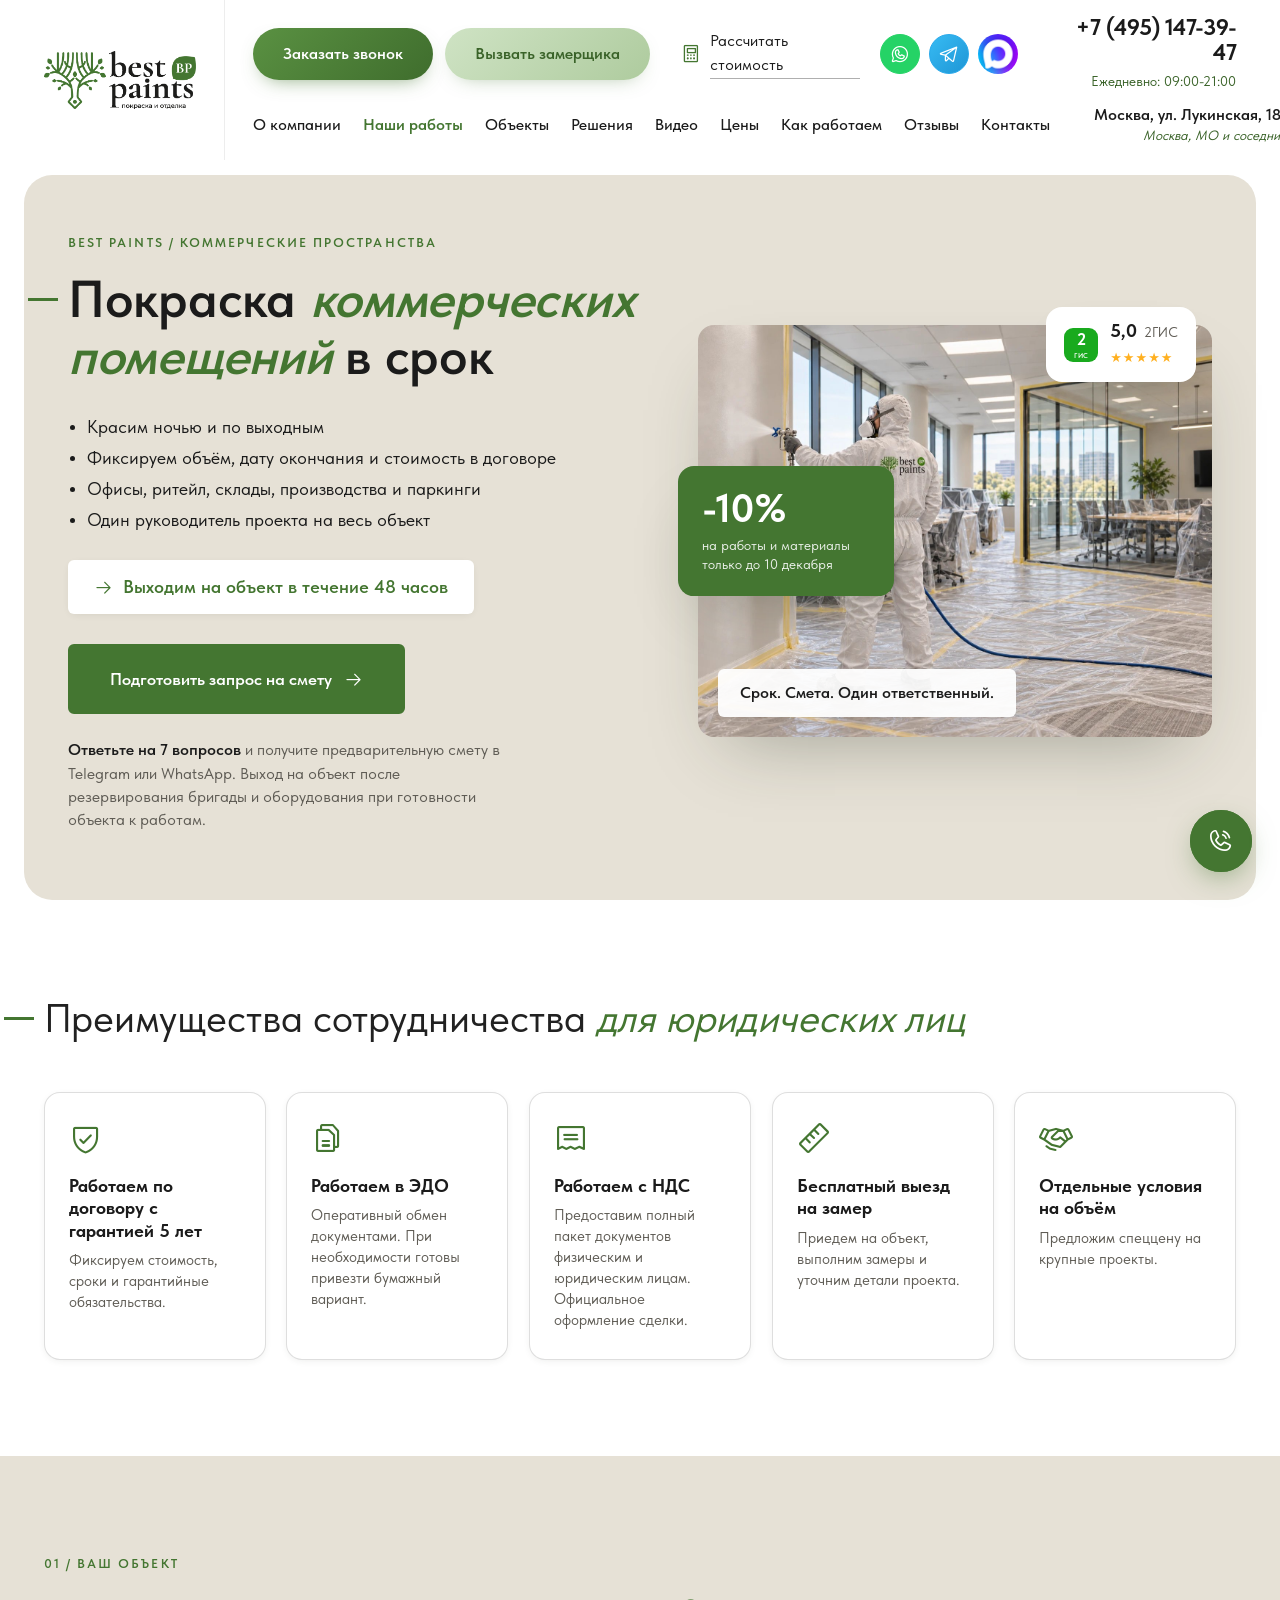
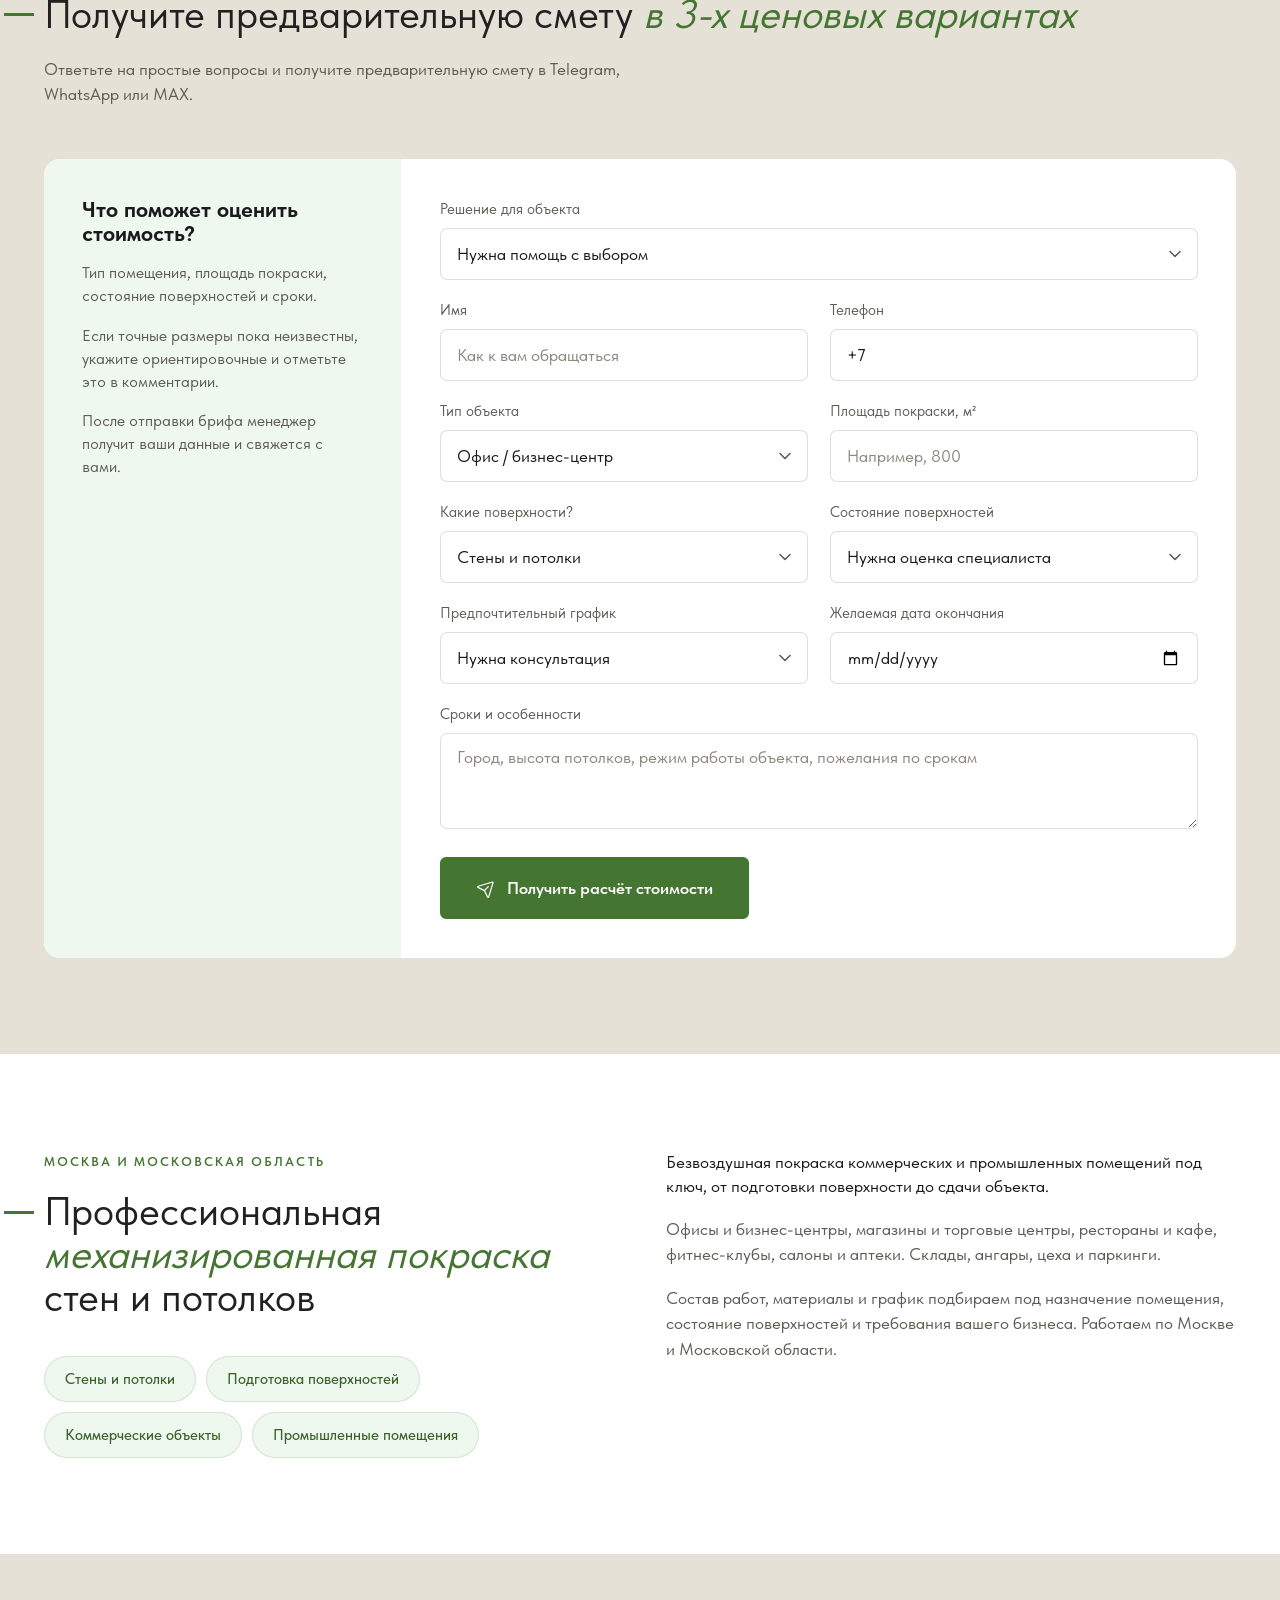
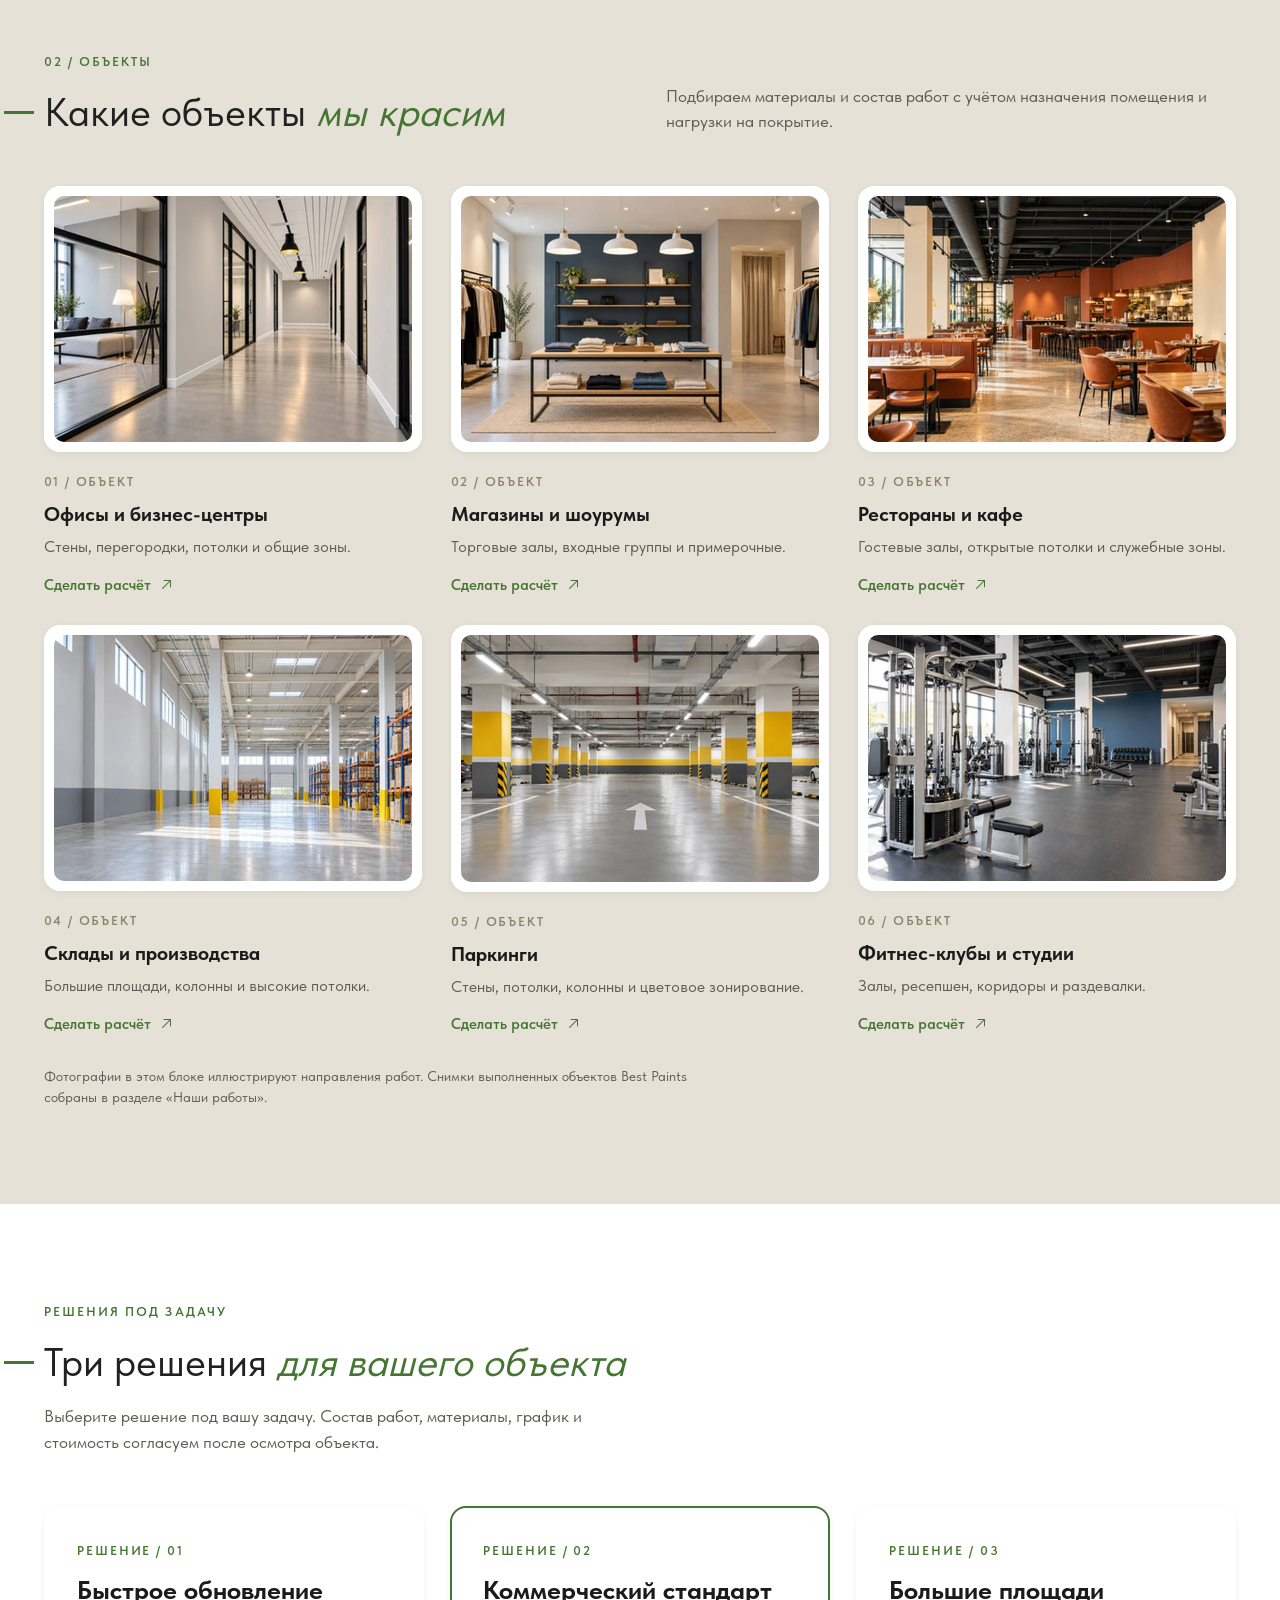
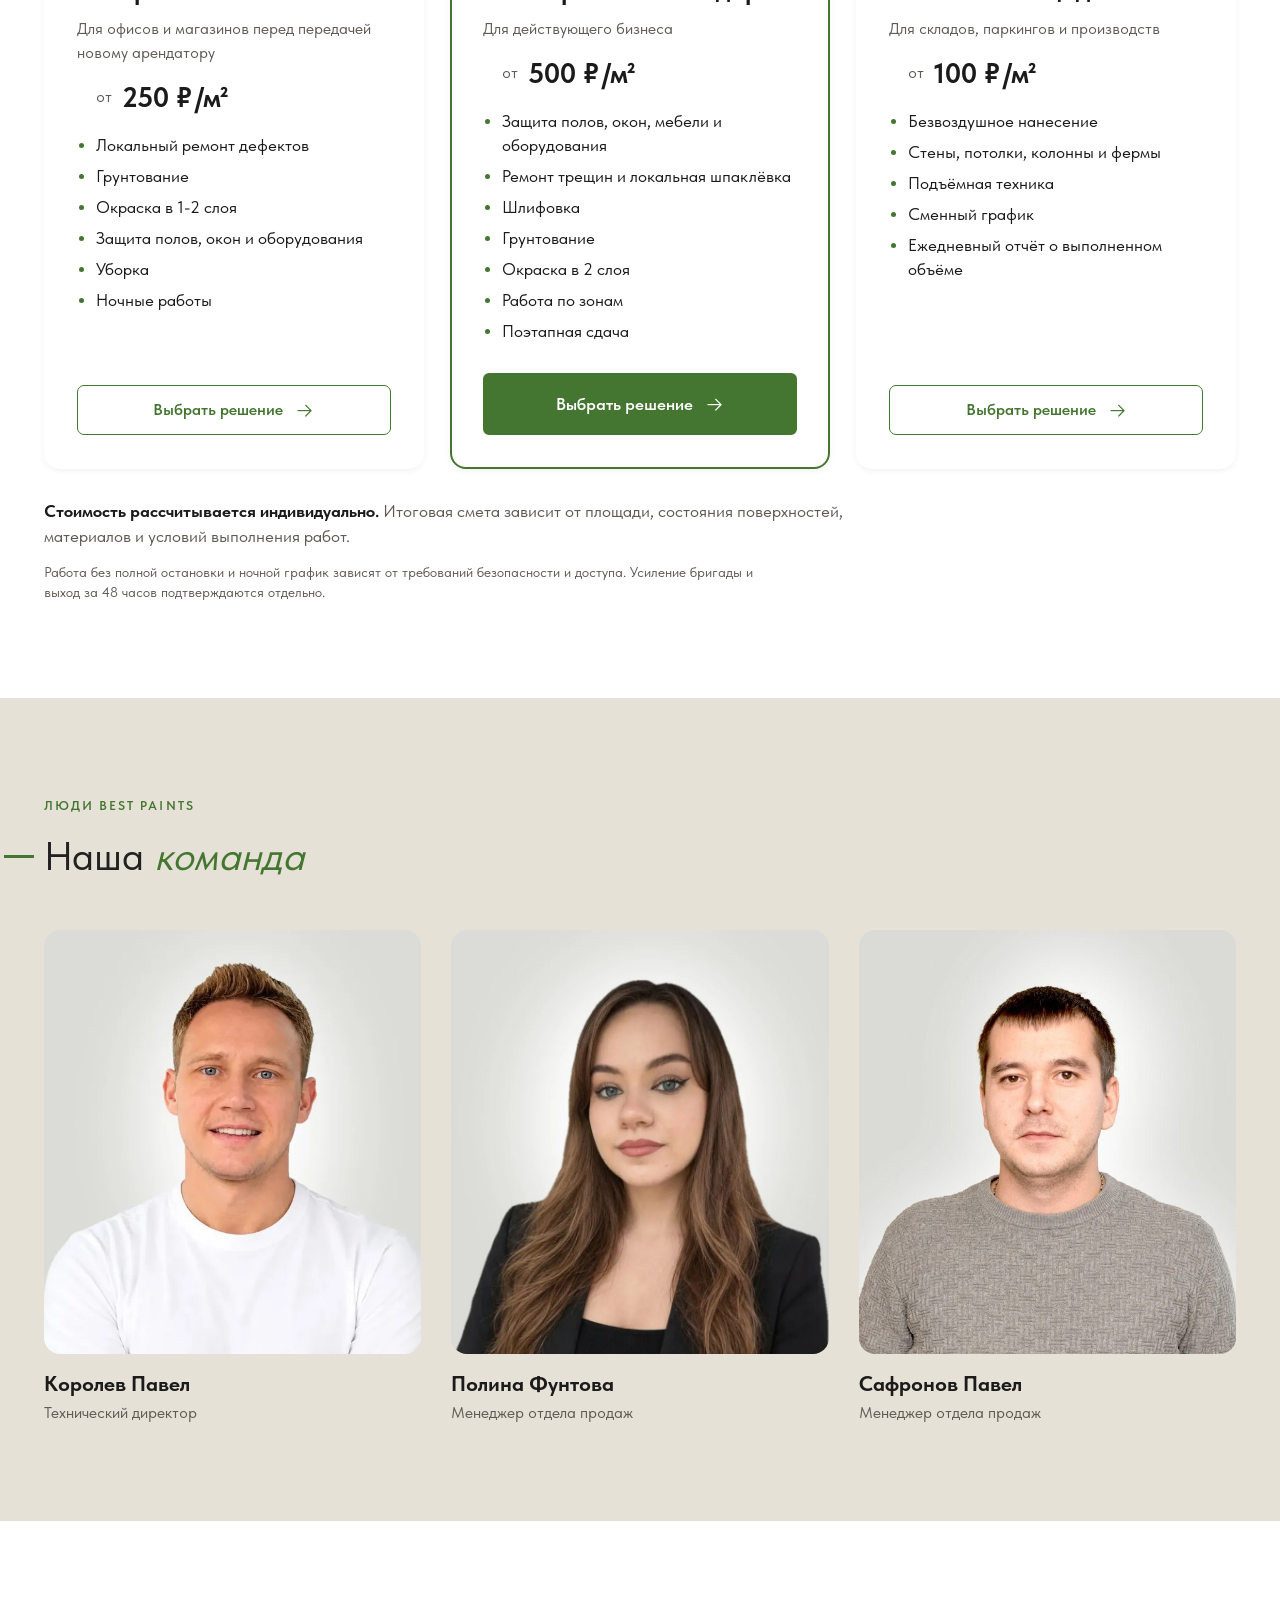
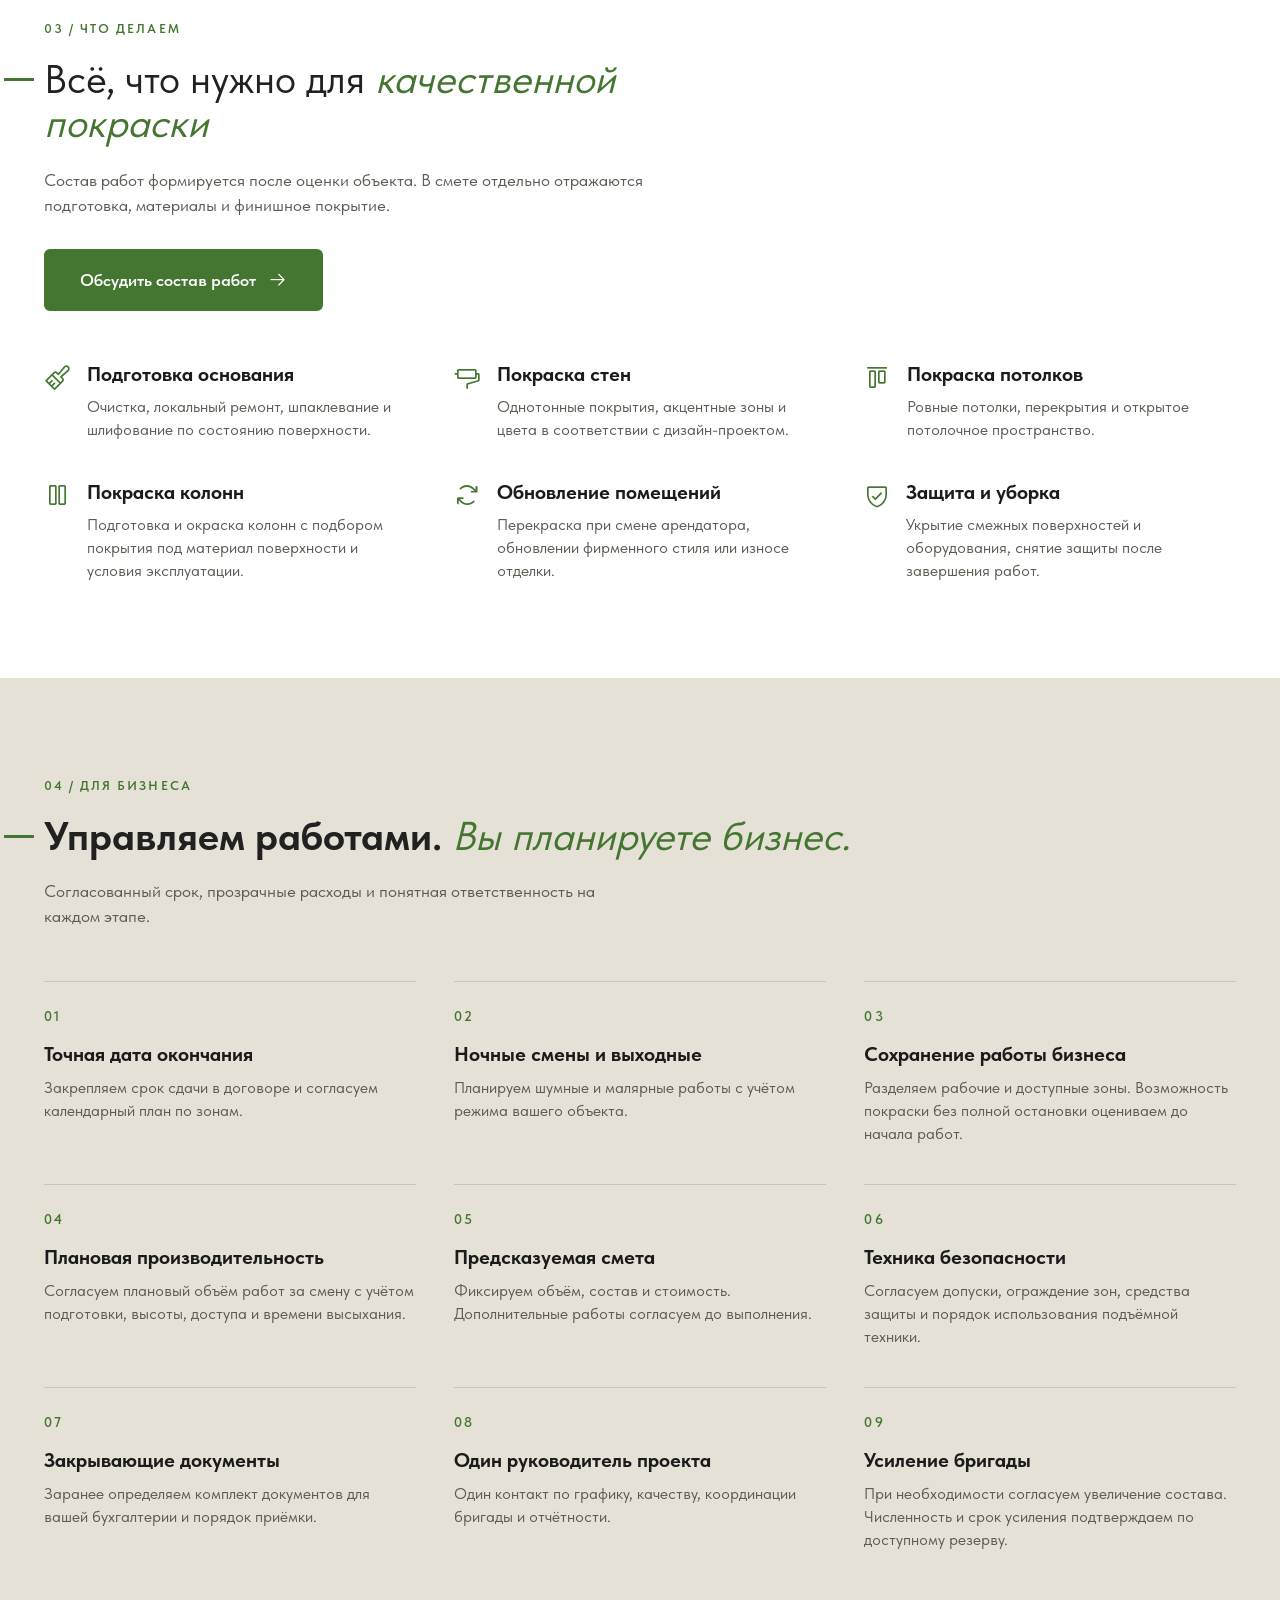
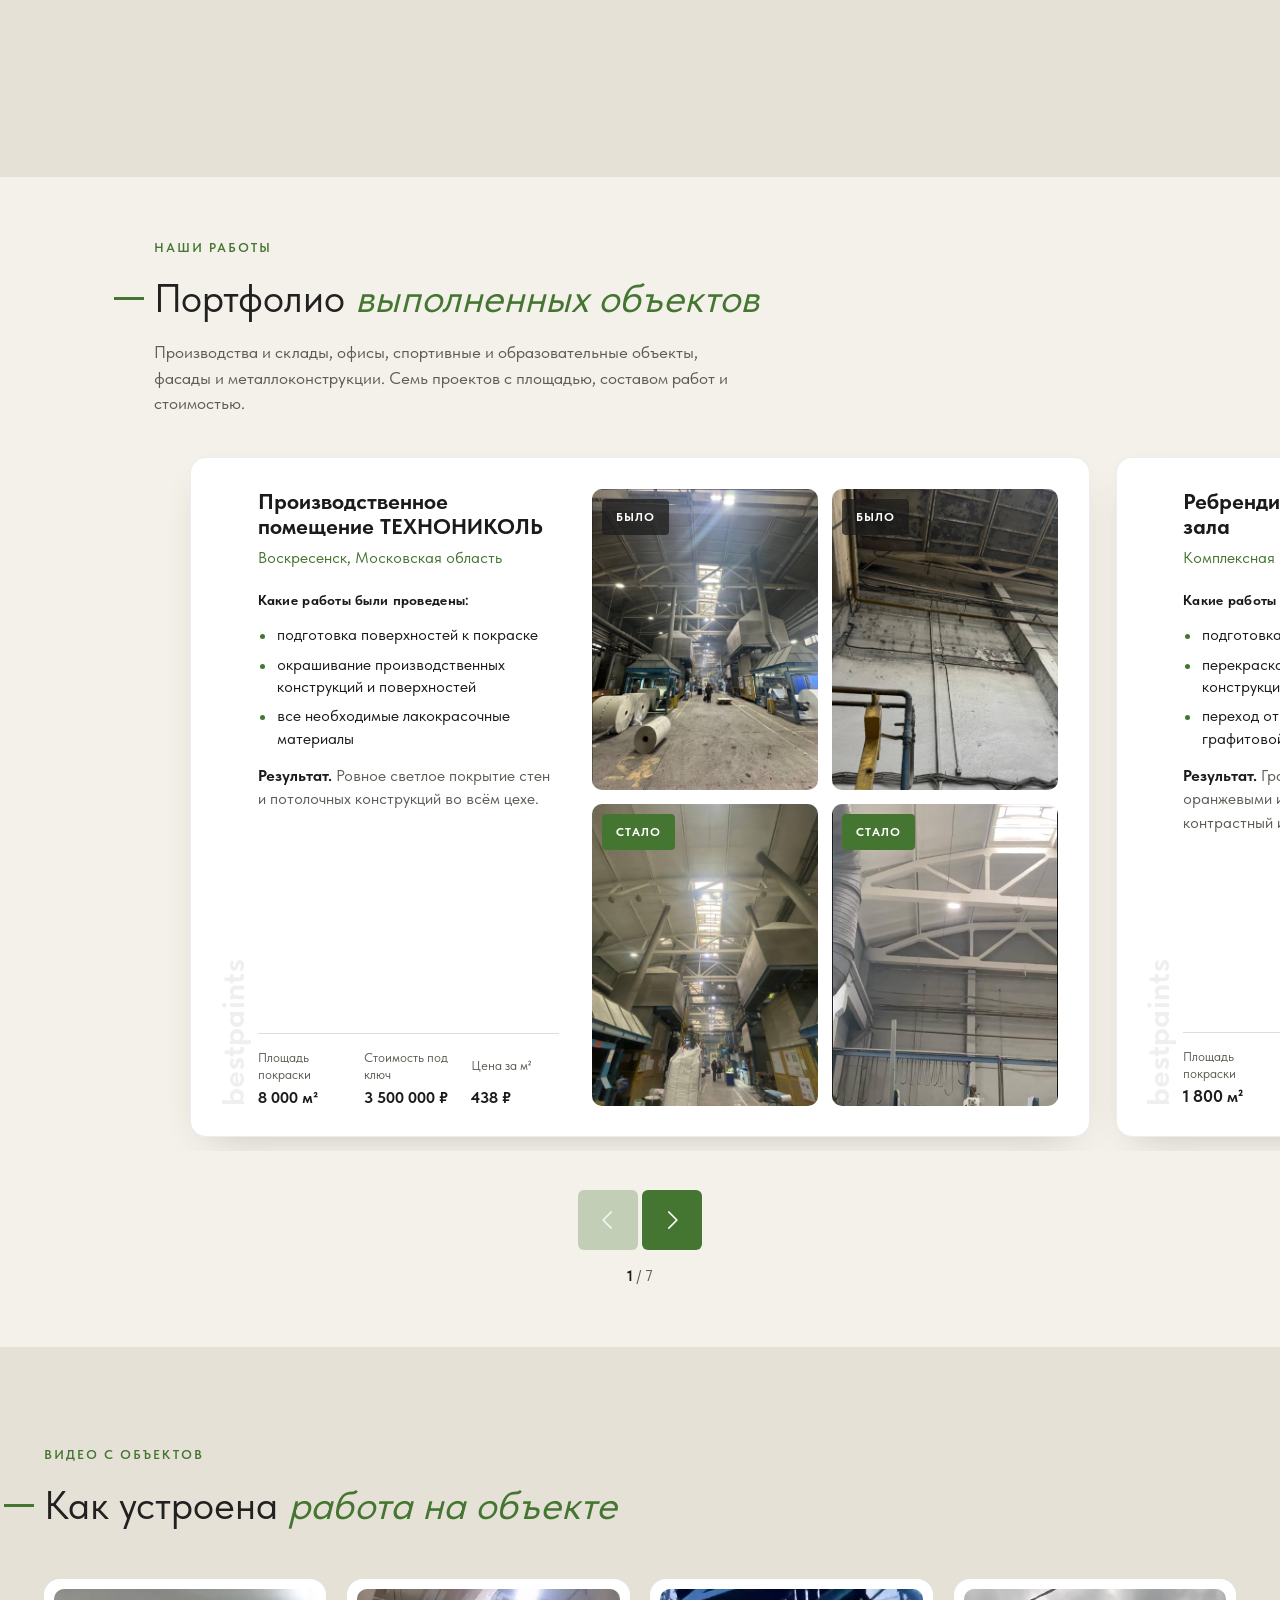
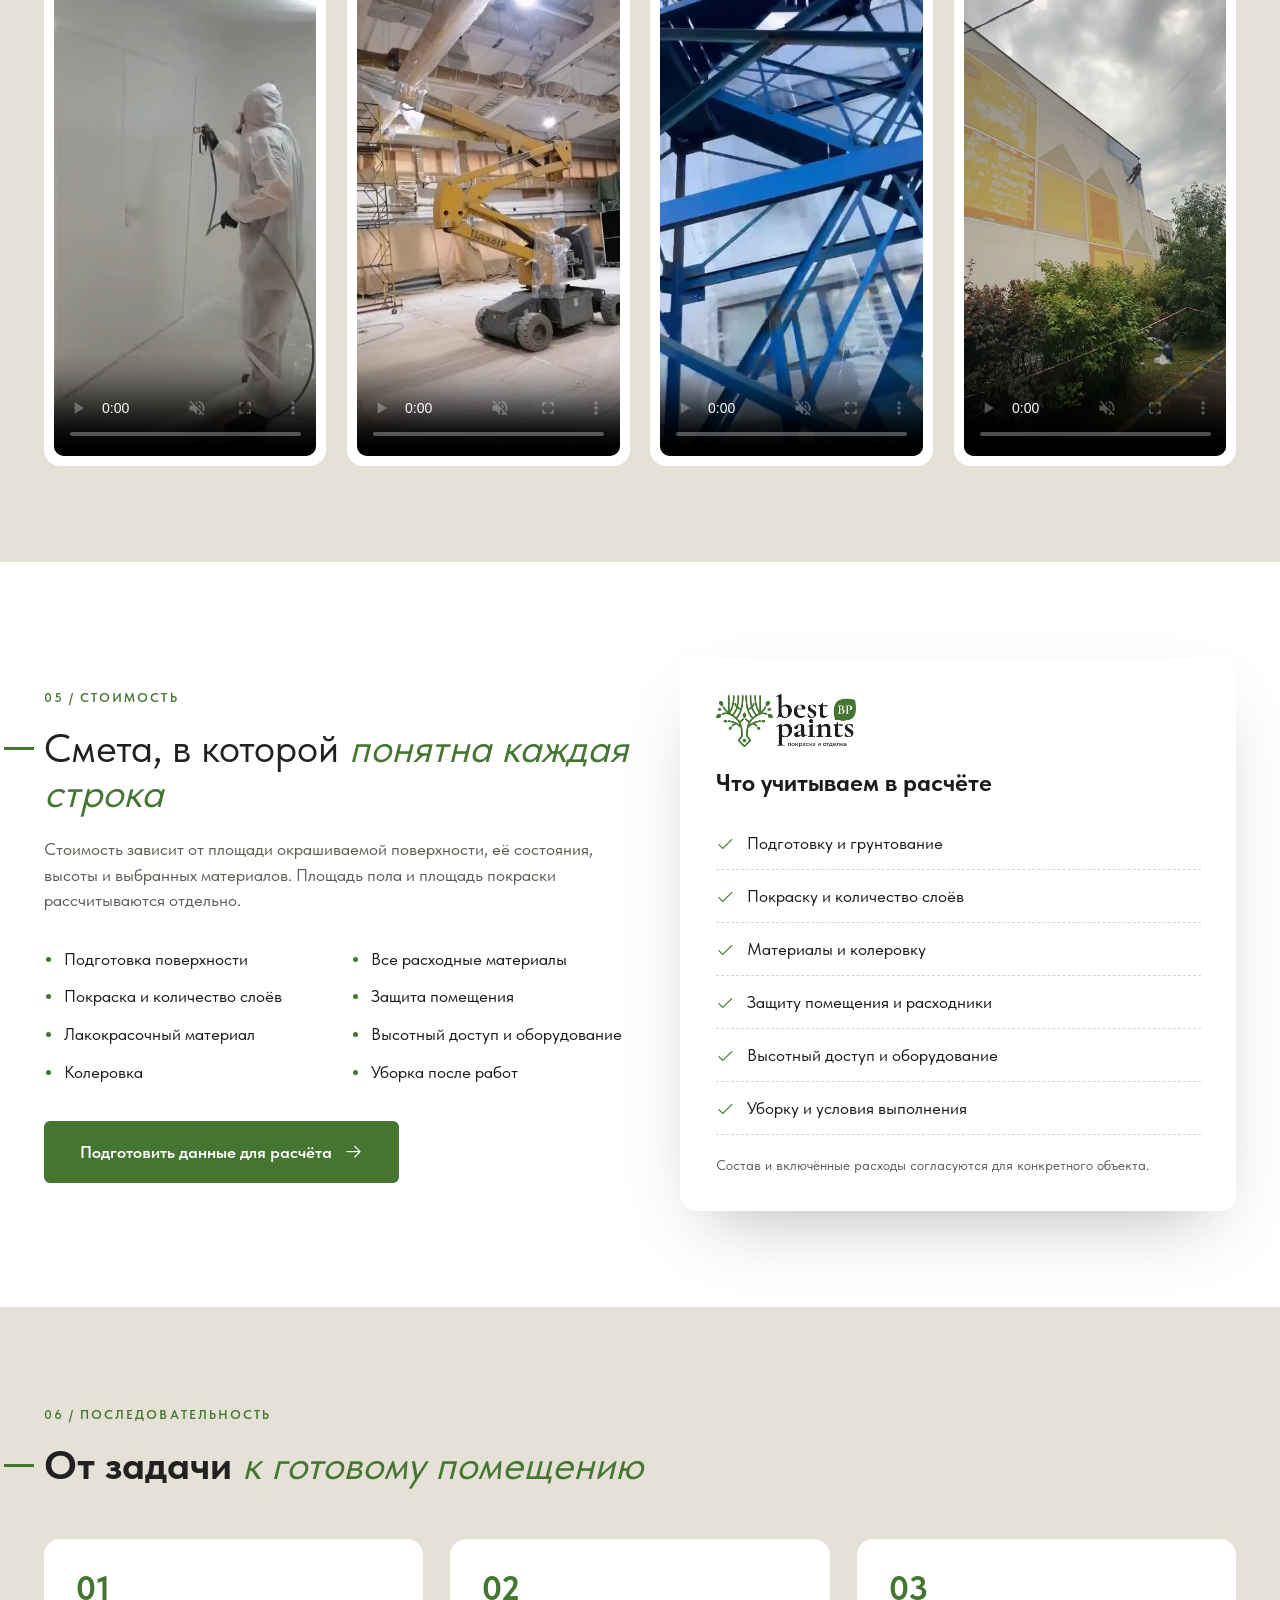
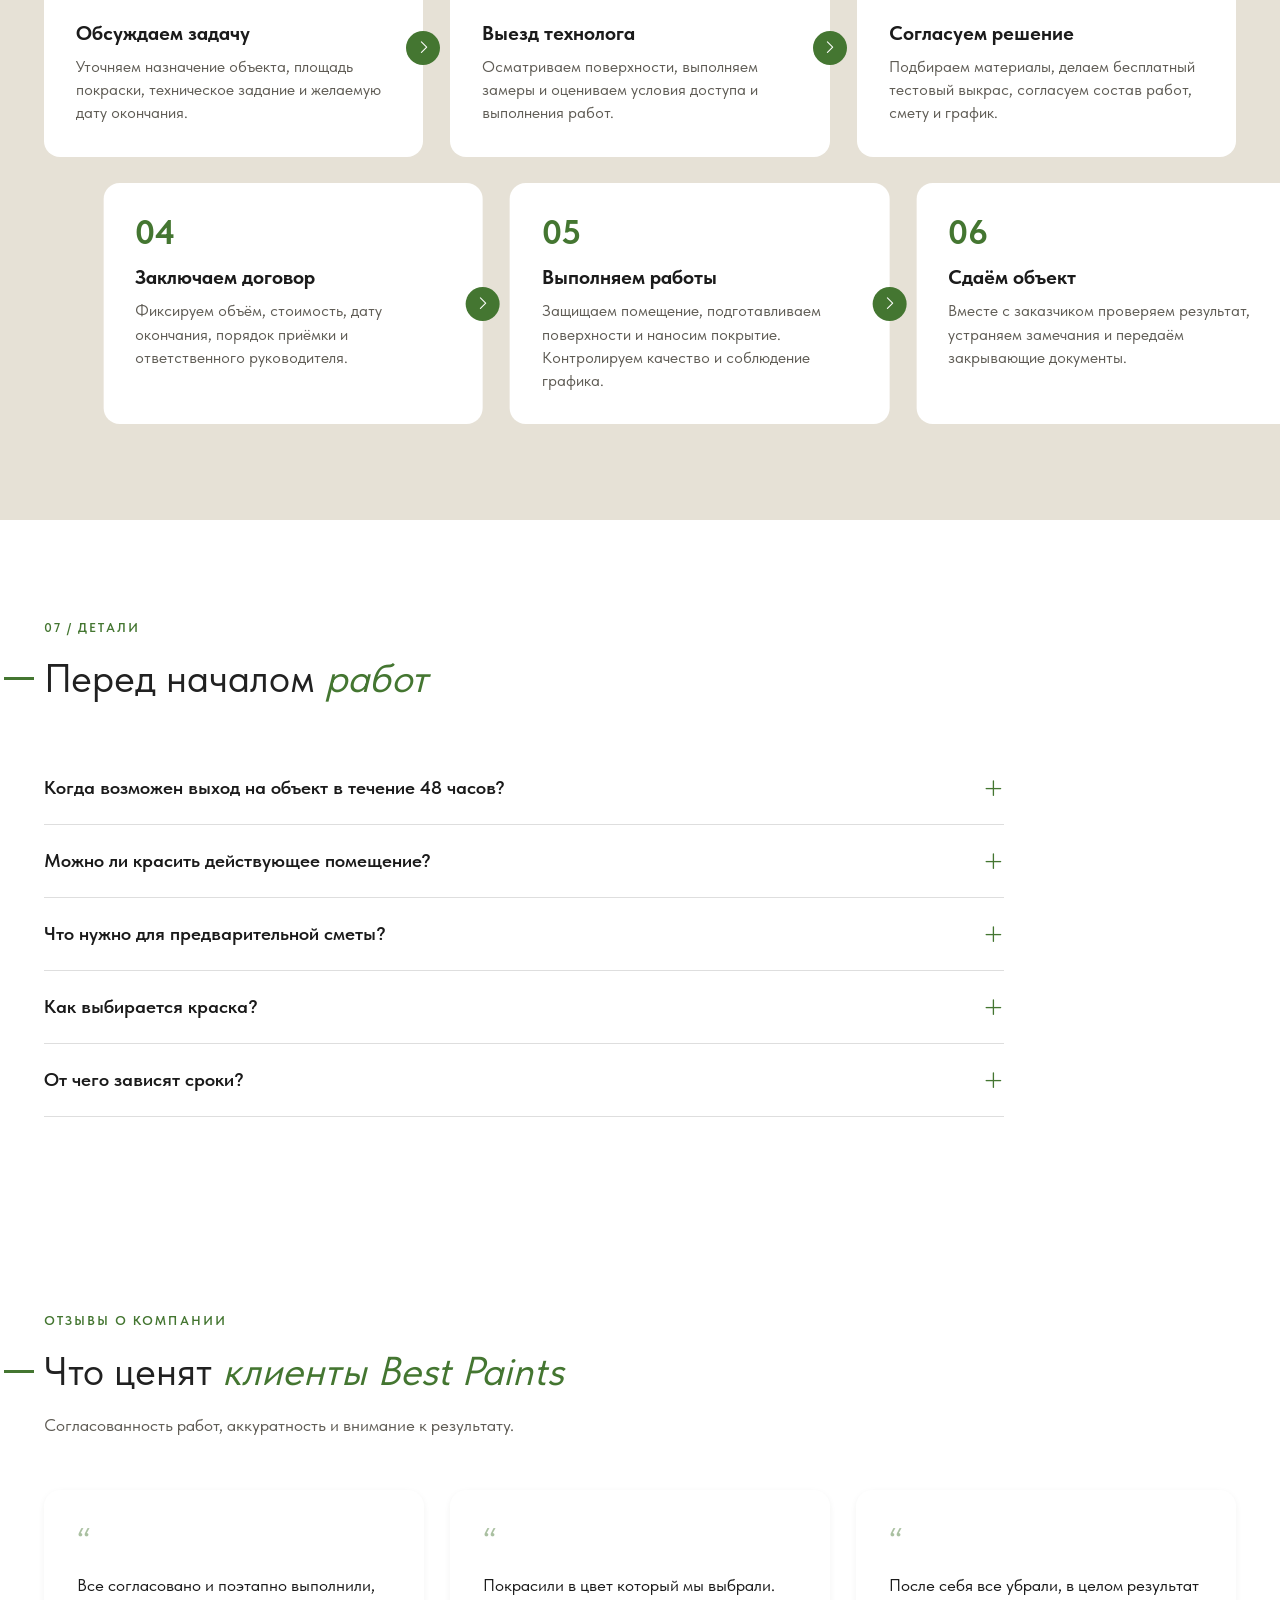
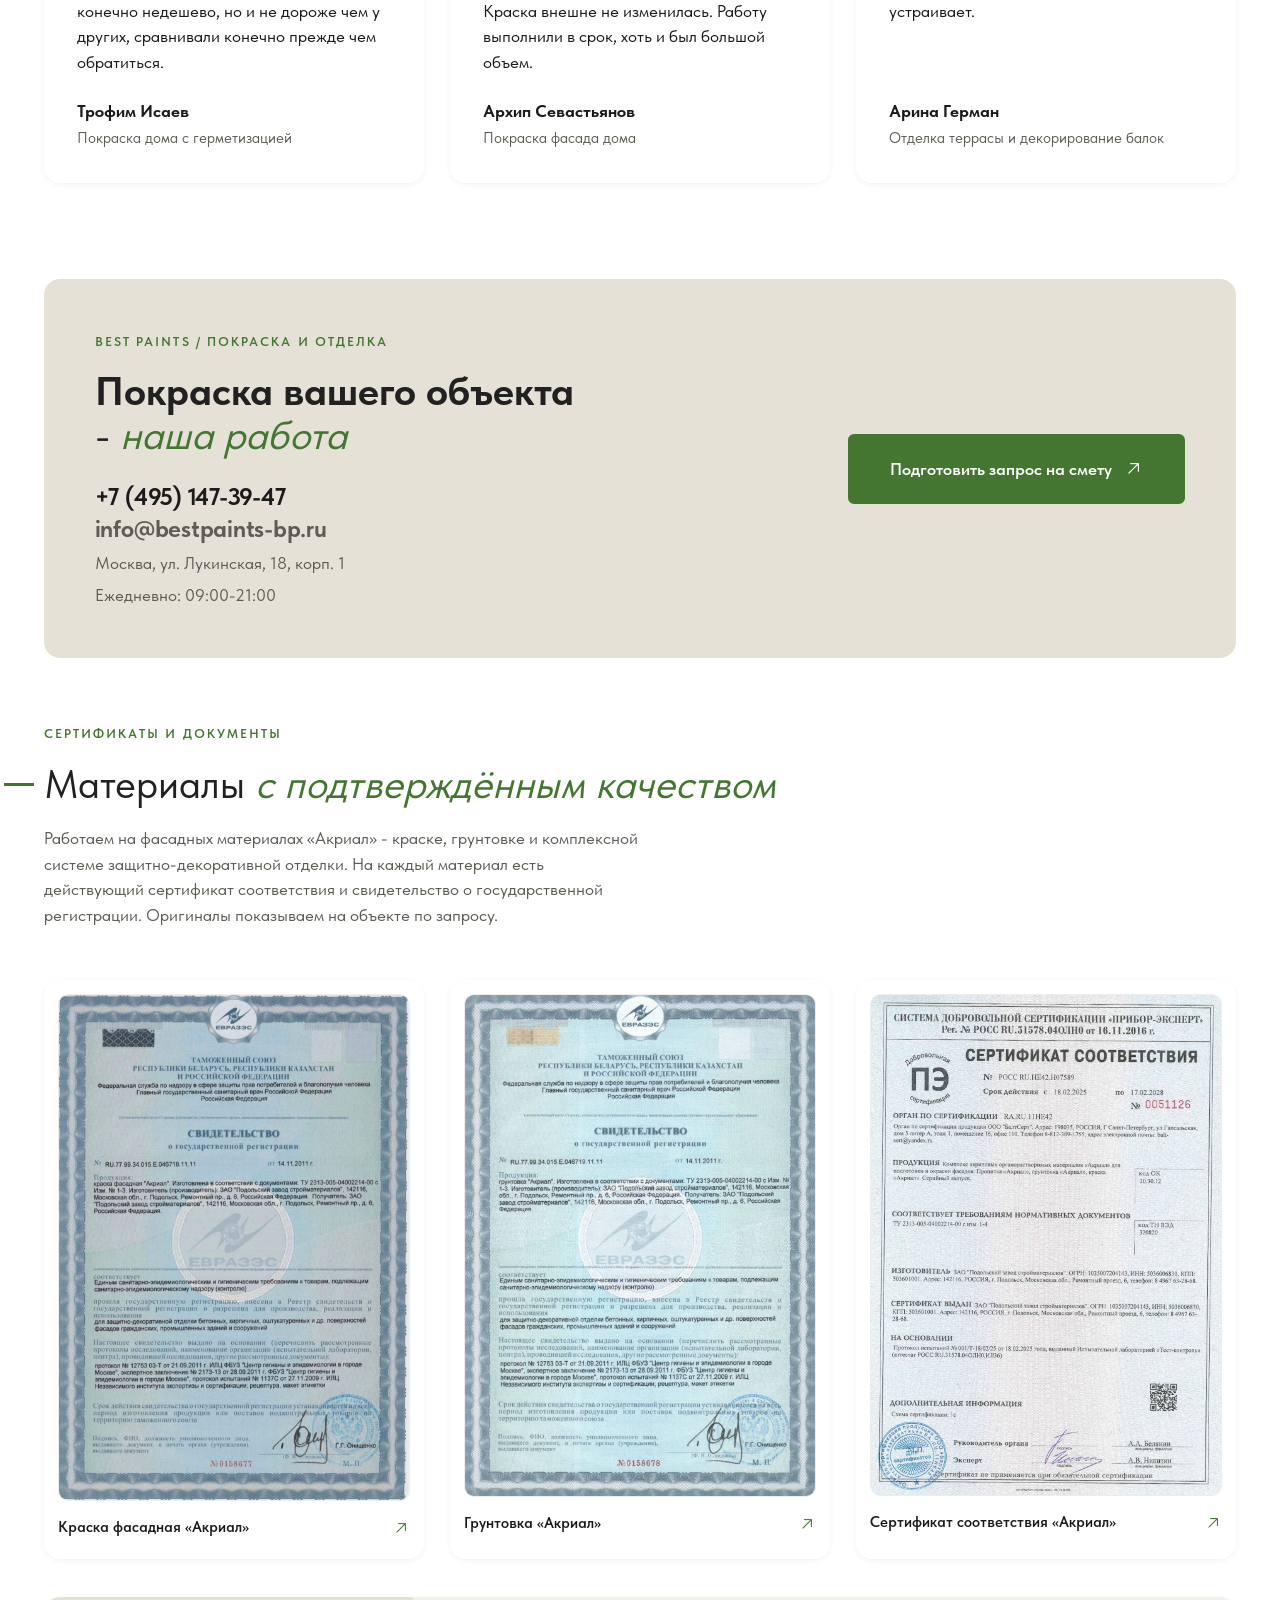
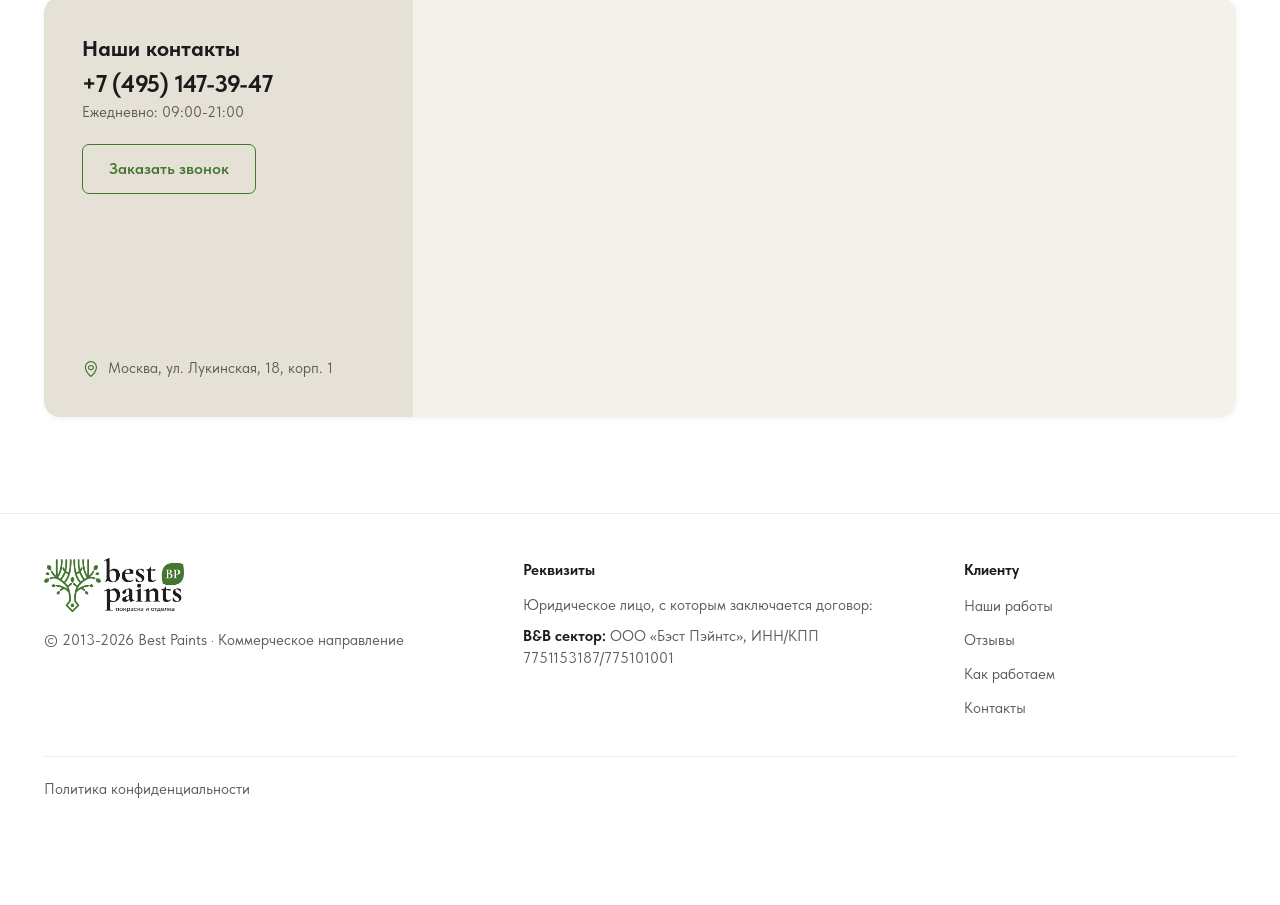
<file: index.html>
<!doctype html>
<html lang="ru">
<head>
<meta charset="utf-8">
<script src="https://p.dmp.one/sync?stock_key=9d982f456693cc4183f818f12b6f2833" async referrerpolicy="no-referrer-when-downgrade" charset="UTF-8"></script>
<meta name="viewport" content="width=device-width, initial-scale=1">
<title>Покраска коммерческих помещений в Москве и МО | Best Paints</title>
<meta name="description" content="Безвоздушная покраска офисов, магазинов, ресторанов, складов и паркингов под ключ. Работаем ночью и по выходным. Срок, смета и дата окончания фиксируются в договоре.">
<meta name="theme-color" content="#e6e1d6">
<link rel="icon" href="assets/logo-bestpaints.png">

<meta property="og:type" content="website">
<meta property="og:title" content="Покраска коммерческих помещений в срок | Best Paints">
<meta property="og:description" content="Офисы, ритейл, склады и производства. Фиксируем объём, дату окончания и стоимость в договоре.">
<meta property="og:image" content="assets/logo-bestpaints.png">

<link rel="preload" href="assets/fonts/TildaSans-VF.woff2" as="font" type="font/woff2" crossorigin>
<link rel="stylesheet" href="assets/fonts/phosphor.css">
<link rel="stylesheet" href="assets/styles.css">

<script>
  window.uao_settings = {
    interval: 15,
    checkInterval: 5,
    ym: 114048938,
    ym_period_goal_prefix: 'ym_prefix',
    ym_skip_seconds: [45, 75],
    data_layer_prefix: 'dl_prefix',
    callback: function (seconds) { },
  }

  function _typeof(obj) { "@babel/helpers - typeof"; return _typeof = "function" == typeof Symbol && "symbol" == typeof Symbol.iterator ? function (obj) { return typeof obj; } : function (obj) { return obj && "function" == typeof Symbol && obj.constructor === Symbol && obj !== Symbol.prototype ? "symbol" : typeof obj; }, _typeof(obj); }
  function _classCallCheck(instance, Constructor) { if (!(instance instanceof Constructor)) { throw new TypeError("Cannot call a class as a function"); } }
  function _defineProperties(target, props) { for (var i = 0; i < props.length; i++) { var descriptor = props[i]; descriptor.enumerable = descriptor.enumerable || false; descriptor.configurable = true; if ("value" in descriptor) descriptor.writable = true; Object.defineProperty(target, _toPropertyKey(descriptor.key), descriptor); } }
  function _createClass(Constructor, protoProps, staticProps) { if (protoProps) _defineProperties(Constructor.prototype, protoProps); if (staticProps) _defineProperties(Constructor, staticProps); Object.defineProperty(Constructor, "prototype", { writable: false }); return Constructor; }
  function _defineProperty(obj, key, value) { key = _toPropertyKey(key); if (key in obj) { Object.defineProperty(obj, key, { value: value, enumerable: true, configurable: true, writable: true }); } else { obj[key] = value; } return obj; }
  function _toPropertyKey(arg) { var key = _toPrimitive(arg, "string"); return _typeof(key) === "symbol" ? key : String(key); }
  function _toPrimitive(input, hint) { if (_typeof(input) !== "object" || input === null) return input; var prim = input[Symbol.toPrimitive]; if (prim !== undefined) { var res = prim.call(input, hint || "default"); if (_typeof(res) !== "object") return res; throw new TypeError("@@toPrimitive must return a primitive value."); } return (hint === "string" ? String : Number)(input); }
  UAO_COUNT = 'uao_count';
  UAO_GLOBAL_COUNT = 'uao_global_count';
  var UALoop = /*#__PURE__*/function () {
    function UALoop(goalInterval, checkInterval) {
      _classCallCheck(this, UALoop);
      _defineProperty(this, "uao_debugger", new UADebugger());
      this.id = Math.random().toString(36);
      this.goalInterval = goalInterval;
      this.checkInterval = checkInterval;
      this.uao_debugger.isEnabled = true;
    }
    _createClass(UALoop, [{
      key: "targetCount",
      get: function get() {
        return Math.ceil(this.goalInterval / this.checkInterval);
      }
    }, {
      key: "calculate",
      value: function calculate() {
        var _sessionStorage$getIt, _sessionStorage$getIt2;
        var currentCount = (_sessionStorage$getIt = +sessionStorage.getItem(UAO_COUNT)) !== null && _sessionStorage$getIt !== void 0 ? _sessionStorage$getIt : 0;
        currentCount = currentCount + 1;
        sessionStorage.setItem(UAO_COUNT, currentCount.toString());
        var globalCount = (_sessionStorage$getIt2 = +sessionStorage.getItem(UAO_GLOBAL_COUNT)) !== null && _sessionStorage$getIt2 !== void 0 ? _sessionStorage$getIt2 : 0;
        globalCount = globalCount + 1;
        sessionStorage.setItem(UAO_GLOBAL_COUNT, globalCount.toString());
        this.uao_debugger.log("".concat(currentCount, " / ").concat(this.targetCount));
        return currentCount === this.targetCount;
      }
    }]);
    return UALoop;
  }();
  var UAObserver = /*#__PURE__*/function () {
    function UAObserver(isLoggingEnabled) {
      _classCallCheck(this, UAObserver);
      _defineProperty(this, "events", ['touchmove', 'blur', 'focus', 'focusin', 'focusout', 'resize', 'scroll', 'click', 'dblclick', 'mousedown', 'mouseup', 'mousemove', 'mouseover', 'mouseout', 'mouseenter', 'mouseleave', 'change', 'select', 'submit', 'keydown', 'keypress', 'keyup', 'error', 'load'
        //'unload'
      ]);
      _defineProperty(this, "loop", void 0);
      _defineProperty(this, "uao_debugger", new UADebugger());
      _defineProperty(this, "settings", window.uao_settings);
      _defineProperty(this, "commit", false);
      if (isLoggingEnabled) this.uao_debugger.isEnabled = true;
    }
    _createClass(UAObserver, [{
      key: "loop",
      set: function set(value) {
        this.loop = value;
      }
    }, {
      key: "start",
      value: function start() {
        this.addListeners();
        this.init();
      }
    }, {
      key: "addListeners",
      value: function addListeners() {
        var _this = this;
        this.events.forEach(function (evtName) {
          window.addEventListener(evtName, function (e) {
            if (e.isTrusted) {
              _this.commit = true;
            }
          });
        });
      }
    }, {
      key: "init",
      value: function init() {
        this.loop = new UALoop(this.settings.interval, this.settings.checkInterval);
        //this.uao_debugger.log('init', this.loop.id)
        this.setInterval();
      }
    }, {
      key: "setInterval",
      value: function setInterval() {
        var _this2 = this;
        if (+sessionStorage.getItem(UAO_COUNT) <= 0) sessionStorage.setItem(UAO_COUNT, '0');
        if (+sessionStorage.getItem(UAO_GLOBAL_COUNT) <= 0) sessionStorage.setItem(UAO_GLOBAL_COUNT, '0');
        var interval = window.setInterval(function () {
          if (_this2.commit && _this2.loop.calculate()) {
            clearInterval(interval);
            if (_this2.settings) {
              //this.uao_debugger.log('Достижение интервала активности основной цели');

              var globalCount = sessionStorage.getItem(UAO_GLOBAL_COUNT);
              var globalSeconds = globalCount * _this2.settings.checkInterval;
              if (_this2.settings.callback) _this2.settings.callback(globalSeconds);
              if (_this2.settings.ym_period_goal_prefix && _this2.settings.ym && window.ym && (!_this2.settings.ym_skip_seconds || _this2.settings.ym_skip_seconds.indexOf(globalSeconds) === -1)) {
                //this.uao_debugger.log('Достижение интервала активности периодической цели');
                window.ym(_this2.settings.ym, 'reachGoal', "".concat(_this2.settings.ym_period_goal_prefix).concat(globalSeconds));
              }
              if (_this2.settings.data_layer_prefix && window.dataLayer) {
                window.dataLayer.push({
                  event: "".concat(_this2.settings.data_layer_prefix).concat(globalSeconds)
                });
              }
            }
            sessionStorage.setItem(UAO_COUNT, '0');
            _this2.init();
          }
          _this2.commit = false;
        }, this.loop.checkInterval * 1000);
      }
    }]);
    return UAObserver;
  }();
  var UADebugger = /*#__PURE__*/function () {
    function UADebugger() {
      _classCallCheck(this, UADebugger);
      _defineProperty(this, "isEnabled", false);
    }
    _createClass(UADebugger, [{
      key: "isEnabled",
      set: function set(value) {
        this.isEnabled = value;
      }
    }, {
      key: "log",
      value: function log(message) {
        var _console;
        for (var _len = arguments.length, args = new Array(_len > 1 ? _len - 1 : 0), _key = 1; _key < _len; _key++) {
          args[_key - 1] = arguments[_key];
        }
        if (this.isEnabled) (_console = console).log.apply(_console, [message].concat(args));
      }
    }]);
    return UADebugger;
  }();
  new UAObserver(true).start();
</script>
</head>

<body id="top">

<!-- ======================================================================
     ШАПКА - структура по макету «НОВА», цвета Best Paints
     ряд 1: логотип | две кнопки-таблетки | быстрые ссылки | телефон
     ряд 2: меню | адрес
     ====================================================================== -->
<header class="hdr" id="hdr">
  <div class="wrap hdr__in">

    <a class="hdr__logo" href="#top" aria-label="Best Paints, на главную">
      <img src="assets/logo-bestpaints.png" alt="Best Paints, покраска и отделка" width="535" height="205">
    </a>

    <div class="hdr__r1">
      <div class="hdr__cta">
        <button class="hdr__pill" type="button" data-modal-open>Заказать звонок</button>
        <button class="hdr__pill hdr__pill--2" type="button" data-modal-open="technologist">Вызвать замерщика</button>
      </div>

      <div class="hdr__quick">
        <a href="#estimate"><i class="ph ph-calculator" aria-hidden="true"></i><span>Рассчитать стоимость</span></a>
      </div>

      <div class="hdr__msg">
        <a class="hdr__msg--wa" href="https://wa.me/79362430591" target="_blank" rel="noopener" aria-label="Написать в WhatsApp">
          <i class="ph ph-whatsapp-logo" aria-hidden="true"></i>
        </a>
        <a class="hdr__msg--tg" href="https://t.me/+79362430591" target="_blank" rel="noopener" aria-label="Написать в Telegram">
          <i class="ph ph-telegram-logo" aria-hidden="true"></i>
        </a>
        <!-- у MAX нет фирменной иконки в Phosphor (слишком новый мессенджер) -
             логотип взят с max.ru/apple-touch-icon.png -->
        <a class="hdr__msg--max" href="https://max.ru/u/f9LHodD0cOJbqw_KXwoUQr9tVkbRtl4D8BnzQSeBSvZsP31yvSotc_RxgAs" target="_blank" rel="noopener" aria-label="Написать в MAX">
          <img src="assets/img/icon-max.png" alt="" width="40" height="40">
        </a>
      </div>

      <div class="hdr__phone">
        <a href="tel:+74951473947"><b>+7 (495) 147-39-47</b></a>
        <small>Ежедневно: 09:00-21:00</small>
      </div>
    </div>

    <div class="hdr__r2">
      <nav class="hdr__nav" aria-label="Основное меню">
        <a href="#about">О компании</a>
        <a href="#works" class="is-accent">Наши работы</a>
        <a href="#objects">Объекты</a>
        <a href="#packages">Решения</a>
        <a href="#video">Видео</a>
        <a href="#price">Цены</a>
        <a href="#process">Как работаем</a>
        <a href="#reviews">Отзывы</a>
        <a href="#contacts">Контакты</a>
      </nav>

      <a class="hdr__addr" href="https://yandex.ru/maps/org/145742352470/" target="_blank" rel="noopener">
        <b>Москва, ул. Лукинская, 18, корп. 1</b>
        <small>Москва, МО и соседние области</small>
      </a>
    </div>

    <div class="hdr__mob">
      <a class="hdr__icobtn" href="tel:+74951473947" aria-label="Позвонить"><i class="ph ph-phone" aria-hidden="true"></i></a>
      <button class="hdr__icobtn burger" id="burger" type="button" aria-expanded="false" aria-controls="mobnav" aria-label="Меню">
        <span></span><span></span><span></span>
      </button>
    </div>

  </div>
</header>

<nav class="mobnav" id="mobnav" aria-label="Мобильное меню">
  <a class="mobnav__link" href="#works">Наши работы <i class="ph ph-arrow-up-right" aria-hidden="true"></i></a>
  <a class="mobnav__link" href="#objects">Объекты <i class="ph ph-arrow-up-right" aria-hidden="true"></i></a>
  <a class="mobnav__link" href="#packages">Решения <i class="ph ph-arrow-up-right" aria-hidden="true"></i></a>
  <a class="mobnav__link" href="#video">Видео <i class="ph ph-arrow-up-right" aria-hidden="true"></i></a>
  <a class="mobnav__link" href="#price">Цены <i class="ph ph-arrow-up-right" aria-hidden="true"></i></a>
  <a class="mobnav__link" href="#process">Как работаем <i class="ph ph-arrow-up-right" aria-hidden="true"></i></a>
  <a class="mobnav__link" href="#reviews">Отзывы <i class="ph ph-arrow-up-right" aria-hidden="true"></i></a>
  <a class="mobnav__link" href="#contacts">Контакты <i class="ph ph-arrow-up-right" aria-hidden="true"></i></a>

  <div class="mobnav__foot">
    <a class="btn btn--block" href="#estimate">Подготовить запрос на смету</a>
    <button class="btn btn--outline btn--block" type="button" data-modal-open>Заказать звонок</button>
    <p class="meta">
      +7 (495) 147-39-47<br>
      Москва, ул. Лукинская, 18, корп. 1<br>
      Ежедневно: 09:00-21:00
    </p>
  </div>
</nav>

<main>

<!-- ====================== ПЕРВЫЙ ЭКРАН ====================== -->
<section class="hero">
  <div class="wrap hero__grid">

    <div class="reveal">
      <span class="eyebrow">Best Paints / Коммерческие пространства</span>
      <h1 class="h1 dashed">Покраска <em class="accent">коммерческих помещений</em> в срок</h1>

      <ul class="hero__list dots">
        <li>Красим ночью и по выходным</li>
        <li>Фиксируем объём, дату окончания и стоимость в договоре</li>
        <li>Офисы, ритейл, склады, производства и паркинги</li>
        <li>Один руководитель проекта на весь объект</li>
      </ul>

      <p class="hero__pill">
        <i class="ph ph-arrow-right" aria-hidden="true"></i>
        Выходим на объект в течение 48 часов
      </p>

      <div class="hero__cta">
        <a class="btn btn--lg" href="#estimate">
          Подготовить запрос на смету
          <i class="ph ph-arrow-right" aria-hidden="true"></i>
        </a>
      </div>

      <p class="hero__note">
        <b>Ответьте на 7 вопросов</b> и получите предварительную смету
        в Telegram или WhatsApp. Выход на объект после резервирования
        бригады и оборудования при готовности объекта к работам.
      </p>
    </div>

    <div class="hero__media reveal" style="--d:120ms">
      <div class="ratings">
        <!-- ССЫЛКА: подставьте адрес карточки компании в 2ГИС и замените div на <a href="..."> -->
        <div class="rating">
          <span class="rating__mark rating__mark--gis" aria-hidden="true">2<i>ГИС</i></span>
          <span>
            <span class="rating__val"><b>5,0</b><span>2ГИС</span></span>
            <span class="rating__stars" aria-hidden="true">★★★★★</span>
          </span>
        </div>
      </div>
      <img src="assets/img/hero-paint.jpg"
           alt="Маляр Best Paints красит стену безвоздушным аппаратом в опенспейсе с защитной плёнкой"
           width="1402" height="1122" fetchpriority="high" decoding="async">
      <div class="hero__promo">
        <b>-10%</b>
        <p>на работы и материалы<br>только до 10 декабря</p>
      </div>
      <p class="hero__tag">Срок. Смета. Один ответственный.</p>
    </div>

  </div>
</section>


<!-- ====================== ПРЕИМУЩЕСТВА ДЛЯ ЮРЛИЦ ====================== -->
<section class="section" id="legal">
  <div class="wrap">

    <div class="sec-head reveal">
      <h2 class="h2 dashed">Преимущества сотрудничества <em class="accent">для юридических лиц</em></h2>
    </div>

    <div class="perks">
      <div class="perks__item reveal">
        <i class="ph ph-shield-check" aria-hidden="true"></i>
        <h3>Работаем по договору с гарантией 5 лет</h3>
        <p>Фиксируем стоимость, сроки и гарантийные обязательства.</p>
      </div>
      <div class="perks__item reveal" style="--d:60ms">
        <i class="ph ph-files" aria-hidden="true"></i>
        <h3>Работаем в ЭДО</h3>
        <p>Оперативный обмен документами. При необходимости готовы привезти бумажный вариант.</p>
      </div>
      <div class="perks__item reveal" style="--d:120ms">
        <i class="ph ph-receipt" aria-hidden="true"></i>
        <h3>Работаем с НДС</h3>
        <p>Предоставим полный пакет документов физическим и юридическим лицам. Официальное оформление сделки.</p>
      </div>
      <div class="perks__item reveal" style="--d:180ms">
        <i class="ph ph-ruler" aria-hidden="true"></i>
        <h3>Бесплатный выезд на замер</h3>
        <p>Приедем на объект, выполним замеры и уточним детали проекта.</p>
      </div>
      <div class="perks__item reveal" style="--d:240ms">
        <i class="ph ph-handshake" aria-hidden="true"></i>
        <h3>Отдельные условия на объём</h3>
        <p>Предложим спеццену на крупные проекты.</p>
      </div>
    </div>

  </div>
</section>


<!-- ====================== БРИФ ====================== -->
<section class="section section--warm" id="estimate">
  <div class="wrap">

    <div class="sec-head reveal">
      <span class="eyebrow">01 / Ваш объект</span>
      <h2 class="h2 dashed">Получите предварительную смету <em class="accent">в 3-х ценовых вариантах</em></h2>
      <p class="body">
        Ответьте на простые вопросы и получите предварительную смету
        в Telegram, WhatsApp или MAX.
      </p>
    </div>

    <div class="brief reveal">

      <aside class="brief__aside">
        <h3>Что поможет оценить стоимость?</h3>
        <p>Тип помещения, площадь покраски, состояние поверхностей и сроки.</p>
        <p>Если точные размеры пока неизвестны, укажите ориентировочные и отметьте это в комментарии.</p>
        <p>Форма создаёт бриф на вашем устройстве. После нажатия откроется Telegram с готовым сообщением — отправьте его в чате.</p>
      </aside>

      <form class="brief__form" id="brief-form">
        <div class="fields">
          <div class="field field--full">
            <label for="f-pack">Решение для объекта</label>
            <select id="f-pack" name="Решение">
              <option>Нужна помощь с выбором</option>
              <option>Быстрое обновление</option>
              <option>Коммерческий стандарт</option>
              <option>Большие площади</option>
            </select>
          </div>
          <div class="field">
            <label for="f-name">Имя</label>
            <input id="f-name" name="Имя" type="text" autocomplete="name" placeholder="Как к вам обращаться" required>
          </div>
          <div class="field">
            <label for="f-phone">Телефон</label>
            <input id="f-phone" name="Телефон" type="tel" inputmode="tel" autocomplete="tel" minlength="10" placeholder="+7 (___) ___-__-__" required>
          </div>
          <div class="field">
            <label for="f-type">Тип объекта</label>
            <select id="f-type" name="Тип объекта">
              <option>Офис / бизнес-центр</option>
              <option>Магазин / шоурум</option>
              <option>Ресторан / кафе</option>
              <option>Склад / производство</option>
              <option>Паркинг</option>
              <option>Фитнес-клуб / студия</option>
              <option>Другой объект</option>
            </select>
          </div>
          <div class="field">
            <label for="f-area">Площадь покраски, м²</label>
            <input id="f-area" name="Площадь покраски, м²" type="number" min="0" step="1" inputmode="numeric" placeholder="Например, 800">
          </div>
          <div class="field">
            <label for="f-surf">Какие поверхности?</label>
            <select id="f-surf" name="Поверхности">
              <option>Стены и потолки</option>
              <option>Только стены</option>
              <option>Только потолки</option>
              <option>Стены, потолки и колонны</option>
            </select>
          </div>
          <div class="field">
            <label for="f-state">Состояние поверхностей</label>
            <select id="f-state" name="Состояние поверхностей">
              <option>Нужна оценка специалиста</option>
              <option>Подготовлено к покраске</option>
              <option>Нужен локальный ремонт</option>
              <option>Нужна полная подготовка</option>
            </select>
          </div>
          <div class="field">
            <label for="f-sched">Предпочтительный график</label>
            <select id="f-sched" name="График">
              <option>Нужна консультация</option>
              <option>Ночью</option>
              <option>По выходным</option>
              <option>Днём, по зонам</option>
              <option>Сменный график</option>
            </select>
          </div>
          <div class="field">
            <label for="f-date">Желаемая дата окончания</label>
            <input id="f-date" name="Желаемая дата окончания" type="date">
          </div>
          <div class="field field--full">
            <label for="f-note">Сроки и особенности</label>
            <textarea id="f-note" name="Комментарий" placeholder="Город, высота потолков, режим работы объекта, пожелания по срокам"></textarea>
          </div>
        </div>

        <div class="brief__actions">
          <button class="btn" type="submit" id="brief-send">
            <i class="ph ph-paper-plane-tilt" aria-hidden="true"></i> Получить расчёт стоимости
          </button>
        </div>

        <div class="brief__thanks" id="brief-confirmation" role="status" aria-live="polite" hidden>
          <strong>Спасибо! Бриф подготовлен.</strong>
          <p>Отправьте сообщение в открывшемся чате Telegram, чтобы мы получили заявку.</p>
        </div>
      </form>

      <script>
      (function () {
        function initBrief() {
          var form = document.getElementById('brief-form');
          var confirmation = document.getElementById('brief-confirmation');
          if (!form || !confirmation || form.dataset.briefReady) return;
          form.dataset.briefReady = '1';
          form.addEventListener('submit', function (event) {
            event.preventDefault();
            if (!form.reportValidity()) return;
            var lines = ['Запрос на смету. Best Paints', ''];
            Array.prototype.forEach.call(form.elements, function (field) {
              if (!field.name) return;
              var value = (field.value || '').trim();
              if (!value) return;
              if (field.type === 'date') {
                var parts = value.split('-');
                value = parts[2] + '.' + parts[1] + '.' + parts[0];
              }
              lines.push(field.name + ': ' + value);
            });
            lines.push('', 'Отправлено с сайта Best Paints');
            var url = 'https://t.me/bestpaints_bp?text=' + encodeURIComponent(lines.join('\n'));
            confirmation.hidden = false;
            var chat = window.open(url, '_blank');
            if (chat) chat.opener = null;
            confirmation.scrollIntoView({block:'nearest',behavior:'smooth'});
          });
        }
        if (document.readyState === 'loading') document.addEventListener('DOMContentLoaded', initBrief);
        else initBrief();
      })();
      </script>

    </div>
  </div>
</section>


<!-- ====================== ВВОДНЫЙ БЛОК ====================== -->
<section class="section" id="about">
  <div class="wrap split">

    <div class="reveal">
      <span class="eyebrow">Москва и Московская область</span>
      <h2 class="h2 dashed">Профессиональная <em class="accent">механизированная покраска</em> стен и потолков</h2>
      <div class="chips" style="margin-top:38px">
        <span class="chip">Стены и потолки</span>
        <span class="chip">Подготовка поверхностей</span>
        <span class="chip">Коммерческие объекты</span>
        <span class="chip">Промышленные помещения</span>
      </div>
    </div>

    <div class="split__text reveal" style="--d:100ms">
      <p class="lead">
        Безвоздушная покраска коммерческих и промышленных помещений под ключ,
        от подготовки поверхности до сдачи объекта.
      </p>
      <p class="body">
        Офисы и бизнес-центры, магазины и торговые центры, рестораны и кафе,
        фитнес-клубы, салоны и аптеки. Склады, ангары, цеха и паркинги.
      </p>
      <p class="body">
        Состав работ, материалы и график подбираем под назначение помещения,
        состояние поверхностей и требования вашего бизнеса. Работаем по Москве
        и Московской области.
      </p>
    </div>

  </div>
</section>


<!-- ====================== ОБЪЕКТЫ ====================== -->
<section class="section section--warm" id="objects">
  <div class="wrap">

    <div class="sec-head split reveal">
      <div>
        <span class="eyebrow">02 / Объекты</span>
        <h2 class="h2 dashed">Какие объекты <em class="accent">мы красим</em></h2>
      </div>
      <p class="body" style="align-self:end">
        Подбираем материалы и состав работ с учётом назначения помещения
        и нагрузки на покрытие.
      </p>
    </div>

    <div class="cards">

      <article class="card reveal">
        <div class="card__frame">
          <img src="assets/img/obj-office.jpg" alt="Офисный коридор со стеклянными перегородками"
               width="760" height="475" loading="lazy" decoding="async">
        </div>
        <div class="card__cap">
          <span class="card__num">01 / Объект</span>
          <h3>Офисы и бизнес-центры</h3>
          <p>Стены, перегородки, потолки и общие зоны.</p>
          <a class="link-arrow" href="#estimate">Сделать расчёт <i class="ph ph-arrow-up-right" aria-hidden="true"></i></a>
        </div>
      </article>

      <article class="card reveal" style="--d:70ms">
        <div class="card__frame">
          <img src="assets/img/obj-retail.jpg" alt="Торговый зал магазина"
               width="760" height="475" loading="lazy" decoding="async">
        </div>
        <div class="card__cap">
          <span class="card__num">02 / Объект</span>
          <h3>Магазины и шоурумы</h3>
          <p>Торговые залы, входные группы и примерочные.</p>
          <a class="link-arrow" href="#estimate">Сделать расчёт <i class="ph ph-arrow-up-right" aria-hidden="true"></i></a>
        </div>
      </article>

      <article class="card reveal" style="--d:140ms">
        <div class="card__frame">
          <img src="assets/img/obj-resto.jpg" alt="Гостевой зал ресторана с открытым потолком"
               width="760" height="475" loading="lazy" decoding="async">
        </div>
        <div class="card__cap">
          <span class="card__num">03 / Объект</span>
          <h3>Рестораны и кафе</h3>
          <p>Гостевые залы, открытые потолки и служебные зоны.</p>
          <a class="link-arrow" href="#estimate">Сделать расчёт <i class="ph ph-arrow-up-right" aria-hidden="true"></i></a>
        </div>
      </article>

      <article class="card reveal">
        <div class="card__frame">
          <img src="assets/img/obj-warehouse.jpg" alt="Складское помещение с высокими потолками"
               width="760" height="475" loading="lazy" decoding="async">
        </div>
        <div class="card__cap">
          <span class="card__num">04 / Объект</span>
          <h3>Склады и производства</h3>
          <p>Большие площади, колонны и высокие потолки.</p>
          <a class="link-arrow" href="#estimate">Сделать расчёт <i class="ph ph-arrow-up-right" aria-hidden="true"></i></a>
        </div>
      </article>

      <article class="card reveal" style="--d:70ms">
        <div class="card__frame">
          <img src="assets/img/obj-parking.jpg" alt="Подземный паркинг с окрашенными колоннами"
               width="760" height="475" loading="lazy" decoding="async">
        </div>
        <div class="card__cap">
          <span class="card__num">05 / Объект</span>
          <h3>Паркинги</h3>
          <p>Стены, потолки, колонны и цветовое зонирование.</p>
          <a class="link-arrow" href="#estimate">Сделать расчёт <i class="ph ph-arrow-up-right" aria-hidden="true"></i></a>
        </div>
      </article>

      <article class="card reveal" style="--d:140ms">
        <div class="card__frame">
          <img src="assets/img/obj-gym.jpg" alt="Зал фитнес-клуба"
               width="760" height="475" loading="lazy" decoding="async">
        </div>
        <div class="card__cap">
          <span class="card__num">06 / Объект</span>
          <h3>Фитнес-клубы и студии</h3>
          <p>Залы, ресепшен, коридоры и раздевалки.</p>
          <a class="link-arrow" href="#estimate">Сделать расчёт <i class="ph ph-arrow-up-right" aria-hidden="true"></i></a>
        </div>
      </article>

    </div>

    <p class="note">
      Фотографии в этом блоке иллюстрируют направления работ.
      Снимки выполненных объектов Best Paints собраны в разделе «Наши работы».
    </p>

  </div>
</section>


<!-- ====================== РЕШЕНИЯ ====================== -->
<section class="section" id="packages">
  <div class="wrap">

    <div class="sec-head reveal">
      <span class="eyebrow">Решения под задачу</span>
      <h2 class="h2 dashed">Три решения <em class="accent">для вашего объекта</em></h2>
      <p class="body">
        Выберите решение под вашу задачу. Состав работ, материалы, график
        и стоимость согласуем после осмотра объекта.
      </p>
    </div>

    <div class="packs">

      <article class="pack reveal">
        <span class="pack__num">Решение / 01</span>
        <h3>Быстрое обновление</h3>
        <p class="pack__for">Для офисов и магазинов перед передачей новому арендатору</p>
        <p class="pack__price"><span class="pack__price-pre">от</span><b>250 ₽</b><span class="pack__price-unit">/м²</span></p>
        <ul class="dots dots--green">
          <li>Локальный ремонт дефектов</li>
          <li>Грунтование</li>
          <li>Окраска в 1-2 слоя</li>
          <li>Защита полов, окон и оборудования</li>
          <li>Уборка</li>
          <li>Ночные работы</li>
        </ul>
        <button class="btn btn--outline" type="button" data-package="Быстрое обновление">Выбрать решение <i class="ph ph-arrow-right" aria-hidden="true"></i></button>
      </article>

      <article class="pack pack--featured reveal" style="--d:80ms">
        <span class="pack__num">Решение / 02</span>
        <h3>Коммерческий стандарт</h3>
        <p class="pack__for">Для действующего бизнеса</p>
        <p class="pack__price"><span class="pack__price-pre">от</span><b>500 ₽</b><span class="pack__price-unit">/м²</span></p>
        <ul class="dots dots--green">
          <li>Защита полов, окон, мебели и оборудования</li>
          <li>Ремонт трещин и локальная шпаклёвка</li>
          <li>Шлифовка</li>
          <li>Грунтование</li>
          <li>Окраска в 2 слоя</li>
          <li>Работа по зонам</li>
          <li>Поэтапная сдача</li>
        </ul>
        <button class="btn" type="button" data-package="Коммерческий стандарт">Выбрать решение <i class="ph ph-arrow-right" aria-hidden="true"></i></button>
      </article>

      <article class="pack reveal" style="--d:160ms">
        <span class="pack__num">Решение / 03</span>
        <h3>Большие площади</h3>
        <p class="pack__for">Для складов, паркингов и производств</p>
        <p class="pack__price"><span class="pack__price-pre">от</span><b>100 ₽</b><span class="pack__price-unit">/м²</span></p>
        <ul class="dots dots--green">
          <li>Безвоздушное нанесение</li>
          <li>Стены, потолки, колонны и фермы</li>
          <li>Подъёмная техника</li>
          <li>Сменный график</li>
          <li>Ежедневный отчёт о выполненном объёме</li>
        </ul>
        <button class="btn btn--outline" type="button" data-package="Большие площади">Выбрать решение <i class="ph ph-arrow-right" aria-hidden="true"></i></button>
      </article>

    </div>

    <p class="packs-note reveal">
      <b>Стоимость рассчитывается индивидуально.</b>
      Итоговая смета зависит от площади, состояния поверхностей, материалов
      и условий выполнения работ.
    </p>
    <p class="fine reveal" style="margin-top:12px">
      Работа без полной остановки и ночной график зависят от требований безопасности
      и доступа. Усиление бригады и выход за 48 часов подтверждаются отдельно.
    </p>

  </div>
</section>


<!-- ====================== КОМАНДА ====================== -->
<section class="section section--warm" id="team">
  <div class="wrap">

    <div class="sec-head reveal">
      <span class="eyebrow">Люди Best Paints</span>
      <h2 class="h2 dashed">Наша <em class="accent">команда</em></h2>
    </div>

    <div class="team">
      <article class="person reveal">
        <div class="person__ph">
          <img src="assets/team/team-korolev.jpg" alt="Королев Павел - технический директор"
               width="700" height="700" loading="lazy" decoding="async">
        </div>
        <h3>Королев Павел</h3>
        <p>Технический директор</p>
      </article>

      <article class="person reveal" style="--d:70ms">
        <div class="person__ph">
          <img src="assets/team/team-funtova.jpg" alt="Полина Фунтова - менеджер отдела продаж"
               width="900" height="900" loading="lazy" decoding="async">
        </div>
        <h3>Полина Фунтова</h3>
        <p>Менеджер отдела продаж</p>
      </article>

      <article class="person reveal" style="--d:140ms">
        <div class="person__ph">
          <img src="assets/team/team-safronov.jpg" alt="Сафронов Павел - менеджер отдела продаж"
               width="700" height="679" loading="lazy" decoding="async">
        </div>
        <h3>Сафронов Павел</h3>
        <p>Менеджер отдела продаж</p>
      </article>
    </div>

  </div>
</section>


<!-- ====================== ЧТО ДЕЛАЕМ ====================== -->
<section class="section" id="services">
  <div class="wrap">

    <div class="does">
      <div class="does__aside reveal">
      <span class="eyebrow">03 / Что делаем</span>
      <h2 class="h2 dashed">Всё, что нужно для <em class="accent">качественной покраски</em></h2>
      <p class="body">
        Состав работ формируется после оценки объекта. В смете отдельно отражаются
        подготовка, материалы и финишное покрытие.
      </p>
      <a class="btn" href="#estimate">Обсудить состав работ <i class="ph ph-arrow-right" aria-hidden="true"></i></a>
      </div>
    </div>

    <div class="does__list">
      <div class="does__item reveal">
        <i class="ph ph-paint-brush-household" aria-hidden="true"></i>
        <div>
          <h3>Подготовка основания</h3>
          <p>Очистка, локальный ремонт, шпаклевание и шлифование по состоянию поверхности.</p>
        </div>
      </div>
      <div class="does__item reveal" style="--d:60ms">
        <i class="ph ph-paint-roller" aria-hidden="true"></i>
        <div>
          <h3>Покраска стен</h3>
          <p>Однотонные покрытия, акцентные зоны и цвета в соответствии с дизайн-проектом.</p>
        </div>
      </div>
      <div class="does__item reveal" style="--d:120ms">
        <i class="ph ph-align-top" aria-hidden="true"></i>
        <div>
          <h3>Покраска потолков</h3>
          <p>Ровные потолки, перекрытия и открытое потолочное пространство.</p>
        </div>
      </div>
      <div class="does__item reveal" style="--d:180ms">
        <i class="ph ph-columns" aria-hidden="true"></i>
        <div>
          <h3>Покраска колонн</h3>
          <p>Подготовка и окраска колонн с подбором покрытия под материал поверхности и условия эксплуатации.</p>
        </div>
      </div>
      <div class="does__item reveal" style="--d:240ms">
        <i class="ph ph-arrows-clockwise" aria-hidden="true"></i>
        <div>
          <h3>Обновление помещений</h3>
          <p>Перекраска при смене арендатора, обновлении фирменного стиля или износе отделки.</p>
        </div>
      </div>
      <div class="does__item reveal" style="--d:300ms">
        <i class="ph ph-shield-check" aria-hidden="true"></i>
        <div>
          <h3>Защита и уборка</h3>
          <p>Укрытие смежных поверхностей и оборудования, снятие защиты после завершения работ.</p>
        </div>
      </div>
    </div>

  </div>
</section>


<!-- ====================== ДЛЯ БИЗНЕСА ====================== -->
<section class="section section--warm" id="business">
  <div class="wrap">

    <div class="sec-head reveal">
      <span class="eyebrow">04 / Для бизнеса</span>
      <h2 class="h2 dashed"><strong>Управляем работами.</strong> <em class="accent">Вы планируете бизнес.</em></h2>
      <p class="body">
        Согласованный срок, прозрачные расходы и понятная ответственность
        на каждом этапе.
      </p>
    </div>

    <div class="biz">
      <div class="biz__item reveal">
        <span class="biz__n">01</span>
        <h3>Точная дата окончания</h3>
        <p>Закрепляем срок сдачи в договоре и согласуем календарный план по зонам.</p>
      </div>
      <div class="biz__item reveal" style="--d:60ms">
        <span class="biz__n">02</span>
        <h3>Ночные смены и выходные</h3>
        <p>Планируем шумные и малярные работы с учётом режима вашего объекта.</p>
      </div>
      <div class="biz__item reveal" style="--d:120ms">
        <span class="biz__n">03</span>
        <h3>Сохранение работы бизнеса</h3>
        <p>Разделяем рабочие и доступные зоны. Возможность покраски без полной остановки оцениваем до начала работ.</p>
      </div>
      <div class="biz__item reveal">
        <span class="biz__n">04</span>
        <h3>Плановая производительность</h3>
        <p>Согласуем плановый объём работ за смену с учётом подготовки, высоты, доступа и времени высыхания.</p>
      </div>
      <div class="biz__item reveal" style="--d:60ms">
        <span class="biz__n">05</span>
        <h3>Предсказуемая смета</h3>
        <p>Фиксируем объём, состав и стоимость. Дополнительные работы согласуем до выполнения.</p>
      </div>
      <div class="biz__item reveal" style="--d:120ms">
        <span class="biz__n">06</span>
        <h3>Техника безопасности</h3>
        <p>Согласуем допуски, ограждение зон, средства защиты и порядок использования подъёмной техники.</p>
      </div>
      <div class="biz__item reveal">
        <span class="biz__n">07</span>
        <h3>Закрывающие документы</h3>
        <p>Заранее определяем комплект документов для вашей бухгалтерии и порядок приёмки.</p>
      </div>
      <div class="biz__item reveal" style="--d:60ms">
        <span class="biz__n">08</span>
        <h3>Один руководитель проекта</h3>
        <p>Один контакт по графику, качеству, координации бригады и отчётности.</p>
      </div>
      <div class="biz__item reveal" style="--d:120ms">
        <span class="biz__n">09</span>
        <h3>Усиление бригады</h3>
        <p>При необходимости согласуем увеличение состава. Численность и срок усиления подтверждаем по доступному резерву.</p>
      </div>
    </div>

    <div class="biz__cta reveal">
      <button class="btn btn--lg" type="button" data-modal-open="business-lead">Обсудить ваш объект <i class="ph ph-arrow-right" aria-hidden="true"></i></button>
    </div>

  </div>
</section>


<!-- ======================================================================
     НАШИ РАБОТЫ - 7 реальных объектов Best Paints.
     Фото лежат в assets/works/, подписи и цифры взяты из описаний клиента.
     Метки «Было» / «Стало» проставлены там, где пара снимков очевидна
     (кейсы 1, 2, 5, 6, 7). В кейсах 3 и 4 съёмка без явной пары, меток нет.
     ====================================================================== -->
<section class="section section--tight section--soft" id="works">
  <div class="wrap wrap--narrow">

    <div class="sec-head reveal">
      <span class="eyebrow">Наши работы</span>
      <h2 class="h2 dashed">Портфолио <em class="accent">выполненных объектов</em></h2>
      <p class="body">
        Производства и склады, офисы, спортивные и образовательные объекты,
        фасады и металлоконструкции. Семь проектов с площадью, составом работ
        и стоимостью.
      </p>
    </div>

    <div class="cases" id="cases" role="group" tabindex="0"
         aria-label="Портфолио объектов, прокручивается по горизонтали">
      <article class="case reveal">
        <div class="case__info">
          <span class="case__mark" aria-hidden="true">bestpaints</span>
          <h3 class="case__title">Производственное помещение ТЕХНОНИКОЛЬ</h3>
          <p class="case__sub">Воскресенск, Московская область</p>
          <p class="case__h">Какие работы были проведены:</p>
          <ul class="dots dots--green">
            <li>подготовка поверхностей к покраске</li>
            <li>окрашивание производственных конструкций и поверхностей</li>
            <li>все необходимые лакокрасочные материалы</li>
          </ul>
          <p class="case__res"><b>Результат.</b> Ровное светлое покрытие стен и потолочных конструкций во всём цехе.</p>
          <div class="case__stats">
            <p class="case__stat"><span>Площадь покраски</span><b>8 000 м²</b></p>
            <p class="case__stat"><span>Стоимость под ключ</span><b>3 500 000 ₽</b></p>
            <p class="case__stat"><span>Цена за м²</span><b>438 ₽</b></p>
          </div>
        </div>
        <div class="case__shots">
          <figure class="shot">
            <span class="shot__label shot__label--before">Было</span>
            <img src="assets/works/case1-1.jpg" alt="производственный цех ТЕХНОНИКОЛЬ, фото 1"
                 width="964" height="1280" loading="lazy" decoding="async">
          </figure>
          <figure class="shot">
            <span class="shot__label shot__label--before">Было</span>
            <img src="assets/works/case1-2.jpg" alt="производственный цех ТЕХНОНИКОЛЬ, фото 2"
                 width="963" height="1280" loading="lazy" decoding="async">
          </figure>
          <figure class="shot">
            <span class="shot__label">Стало</span>
            <img src="assets/works/case1-3.jpg" alt="производственный цех ТЕХНОНИКОЛЬ, фото 3"
                 width="967" height="1280" loading="lazy" decoding="async">
          </figure>
          <figure class="shot">
            <span class="shot__label">Стало</span>
            <img src="assets/works/case1-4.jpg" alt="производственный цех ТЕХНОНИКОЛЬ, фото 4"
                 width="819" height="1280" loading="lazy" decoding="async">
          </figure>
        </div>
      </article>
      <article class="case reveal">
        <div class="case__info">
          <span class="case__mark" aria-hidden="true">bestpaints</span>
          <h3 class="case__title">Ребрендинг баскетбольного зала</h3>
          <p class="case__sub">Комплексная перекраска интерьера</p>
          <p class="case__h">Какие работы были проведены:</p>
          <ul class="dots dots--green">
            <li>подготовка поверхностей к покраске</li>
            <li>перекраска стен и внутренних конструкций зала</li>
            <li>переход от бело-синей гаммы к графитовой с оранжевыми акцентами</li>
          </ul>
          <p class="case__res"><b>Результат.</b> Графит в сочетании с оранжевыми и белыми элементами дал контрастный интерьер в новой концепции.</p>
          <div class="case__stats">
            <p class="case__stat"><span>Площадь покраски</span><b>1 800 м²</b></p>
            <p class="case__stat"><span>Стоимость проекта</span><b>1 200 000 ₽</b></p>
            <p class="case__stat"><span>Цена за м²</span><b>667 ₽</b></p>
          </div>
        </div>
        <div class="case__shots">
          <figure class="shot">
            <span class="shot__label shot__label--before">Было</span>
            <img src="assets/works/case2-1.jpg" alt="баскетбольный зал, фото 1"
                 width="1000" height="747" loading="lazy" decoding="async">
          </figure>
          <figure class="shot">
            <span class="shot__label shot__label--before">Было</span>
            <img src="assets/works/case2-2.jpg" alt="баскетбольный зал, фото 2"
                 width="1000" height="755" loading="lazy" decoding="async">
          </figure>
          <figure class="shot">
            <span class="shot__label">Стало</span>
            <img src="assets/works/case2-3.jpg" alt="баскетбольный зал, фото 3"
                 width="1000" height="716" loading="lazy" decoding="async">
          </figure>
          <figure class="shot">
            <span class="shot__label">Стало</span>
            <img src="assets/works/case2-4.jpg" alt="баскетбольный зал, фото 4"
                 width="1000" height="745" loading="lazy" decoding="async">
          </figure>
        </div>
      </article>
      <article class="case reveal">
        <div class="case__info">
          <span class="case__mark" aria-hidden="true">bestpaints</span>
          <h3 class="case__title">Центральный офис Biglion</h3>
          <p class="case__sub">Покраска в сжатые сроки</p>
          <p class="case__h">Какие работы были проведены:</p>
          <ul class="dots dots--green">
            <li>подготовка поверхностей к окрашиванию</li>
            <li>покраска стен и колонн в офисных помещениях</li>
            <li>обновление оформления с сохранением фирменной оранжево-белой гаммы</li>
          </ul>
          <p class="case__feat">Работы шли в действующем офисе, в ограниченные сроки.</p>
          <p class="case__res"><b>Результат.</b> Обновлены поверхности в рабочих зонах, коридорах и общих пространствах. Фирменное оформление сохранено.</p>
          <div class="case__stats">
            <p class="case__stat"><span>Площадь покраски</span><b>620 м²</b></p>
            <p class="case__stat"><span>Стоимость проекта</span><b>760 000 ₽</b></p>
            <p class="case__stat"><span>Цена за м²</span><b>1 226 ₽</b></p>
          </div>
        </div>
        <div class="case__shots">
          <figure class="shot">
            <span class="shot__label shot__label--before">Было</span>
            <img src="assets/works/case3-1.jpg" alt="офис Biglion, фото 1"
                 width="896" height="978" loading="lazy" decoding="async">
          </figure>
          <figure class="shot">
            <span class="shot__label shot__label--before">Было</span>
            <img src="assets/works/case3-2.jpg" alt="офис Biglion, фото 2"
                 width="1280" height="943" loading="lazy" decoding="async">
          </figure>
          <figure class="shot">
            <span class="shot__label">Стало</span>
            <img src="assets/works/case3-3.jpg" alt="офис Biglion, фото 3"
                 width="1280" height="954" loading="lazy" decoding="async">
          </figure>
          <figure class="shot">
            <span class="shot__label">Стало</span>
            <img src="assets/works/case3-4.jpg" alt="офис Biglion, фото 4"
                 width="1280" height="950" loading="lazy" decoding="async">
          </figure>
        </div>
      </article>
      <article class="case reveal">
        <div class="case__info">
          <span class="case__mark" aria-hidden="true">bestpaints</span>
          <h3 class="case__title">Складское помещение в Хотьково</h3>
          <p class="case__sub">Московская область</p>
          <p class="case__h">Какие работы были проведены:</p>
          <ul class="dots dots--green">
            <li>подготовка поверхностей к окрашиванию</li>
            <li>покраска стен складского помещения</li>
            <li>покраска потолков и потолочных конструкций</li>
          </ul>
          <p class="case__feat">Высокие потолки, инженерные коммуникации, вентиляция и складское оборудование: труднодоступные участки и защита техники.</p>
          <p class="case__res"><b>Результат.</b> Стены и потолки получили светлое покрытие, помещение стало аккуратнее и однороднее.</p>
          <div class="case__stats">
            <p class="case__stat"><span>Площадь покраски</span><b>1 360 м²</b></p>
            <p class="case__stat"><span>Стоимость проекта</span><b>990 000 ₽</b></p>
            <p class="case__stat"><span>Цена за м²</span><b>728 ₽</b></p>
          </div>
        </div>
        <div class="case__shots">
          <figure class="shot">
            <span class="shot__label shot__label--before">Было</span>
            <img src="assets/works/case4-3.jpg" alt="склад в Хотьково, фото 3"
                 width="1000" height="759" loading="lazy" decoding="async">
          </figure>
          <figure class="shot">
            <span class="shot__label shot__label--before">Было</span>
            <img src="assets/works/case4-4.jpg" alt="склад в Хотьково, фото 4"
                 width="785" height="1280" loading="lazy" decoding="async">
          </figure>
          <figure class="shot">
            <span class="shot__label">Стало</span>
            <img src="assets/works/case4-1.jpg" alt="склад в Хотьково, фото 1"
                 width="1000" height="741" loading="lazy" decoding="async">
          </figure>
          <figure class="shot">
            <span class="shot__label">Стало</span>
            <img src="assets/works/case4-2.jpg" alt="склад в Хотьково, фото 2"
                 width="1000" height="749" loading="lazy" decoding="async">
          </figure>
        </div>
      </article>
      <article class="case reveal">
        <div class="case__info">
          <span class="case__mark" aria-hidden="true">bestpaints</span>
          <h3 class="case__title">Ребрендинг техцентра SHACMAN</h3>
          <p class="case__sub">Металлоконструкции и фасадные элементы</p>
          <p class="case__h">Какие работы были проведены:</p>
          <ul class="dots dots--green">
            <li>зачистка металлических поверхностей от старого покрытия</li>
            <li>подготовка металлоконструкций к окрашиванию</li>
            <li>покраска в соответствии с новым оформлением техцентра</li>
          </ul>
          <p class="case__feat">Наружные металлоконструкции сложной геометрии: арочные элементы и вертикальные стойки.</p>
          <p class="case__res"><b>Результат.</b> Конструкции получили тёмное покрытие под новое оформление бренда.</p>
          <div class="case__stats">
            <p class="case__stat"><span>Площадь покраски</span><b>350 м²</b></p>
            <p class="case__stat"><span>Стоимость проекта</span><b>650 000 ₽</b></p>
            <p class="case__stat"><span>Цена за м²</span><b>1 857 ₽</b></p>
          </div>
        </div>
        <div class="case__shots">
          <figure class="shot">
            <span class="shot__label shot__label--before">Было</span>
            <img src="assets/works/case5-1.jpg" alt="техцентр SHACMAN, фото 1"
                 width="1000" height="583" loading="lazy" decoding="async">
          </figure>
          <figure class="shot">
            <span class="shot__label shot__label--before">Было</span>
            <img src="assets/works/case5-2.jpg" alt="техцентр SHACMAN, фото 2"
                 width="494" height="718" loading="lazy" decoding="async">
          </figure>
          <figure class="shot">
            <span class="shot__label">Стало</span>
            <img src="assets/works/case5-3.jpg" alt="техцентр SHACMAN, фото 3"
                 width="1000" height="726" loading="lazy" decoding="async">
          </figure>
          <figure class="shot">
            <span class="shot__label">Стало</span>
            <img src="assets/works/case5-4.jpg" alt="техцентр SHACMAN, фото 4"
                 width="1000" height="574" loading="lazy" decoding="async">
          </figure>
        </div>
      </article>
      <article class="case reveal">
        <div class="case__info">
          <span class="case__mark" aria-hidden="true">bestpaints</span>
          <h3 class="case__title">Фасад школы №1547</h3>
          <p class="case__sub">Москва, ул. Белореченская, 47</p>
          <p class="case__h">Какие работы были проведены:</p>
          <ul class="dots dots--green">
            <li>подготовка фасадных поверхностей к окрашиванию</li>
            <li>герметизация межпанельных швов</li>
            <li>покраска наружных стен здания</li>
            <li>обновление цветового оформления фасада</li>
          </ul>
          <p class="case__feat">Трёхэтажное здание с большим количеством оконных проёмов и межпанельных соединений.</p>
          <p class="case__res"><b>Результат.</b> Фасад обновлён в бело-синей гамме, межпанельные швы загерметизированы.</p>
          <div class="case__stats">
            <p class="case__stat"><span>Площадь работ</span><b>2 500 м²</b></p>
            <p class="case__stat"><span>Стоимость проекта</span><b>2 800 000 ₽</b></p>
            <p class="case__stat"><span>Цена за м²</span><b>1 120 ₽</b></p>
          </div>
        </div>
        <div class="case__shots">
          <figure class="shot">
            <span class="shot__label shot__label--before">Было</span>
            <img src="assets/works/case6-1.jpg" alt="фасад школы №1547, фото 1"
                 width="1000" height="1080" loading="lazy" decoding="async">
          </figure>
          <figure class="shot">
            <span class="shot__label shot__label--before">Было</span>
            <img src="assets/works/case6-2.jpg" alt="фасад школы №1547, фото 2"
                 width="1000" height="701" loading="lazy" decoding="async">
          </figure>
          <figure class="shot">
            <span class="shot__label">Стало</span>
            <img src="assets/works/case6-4.jpg" alt="фасад школы №1547, фото 4"
                 width="1000" height="1064" loading="lazy" decoding="async">
          </figure>
          <figure class="shot">
            <span class="shot__label">Стало</span>
            <img src="assets/works/case6-5.jpg" alt="фасад школы №1547, фото 5"
                 width="1000" height="684" loading="lazy" decoding="async">
          </figure>
        </div>
      </article>
      <article class="case reveal">
        <div class="case__info">
          <span class="case__mark" aria-hidden="true">bestpaints</span>
          <h3 class="case__title">Пожарные лестницы и кровельные ограждения</h3>
          <p class="case__sub">Коммерческие объекты</p>
          <p class="case__h">Какие работы были проведены:</p>
          <ul class="dots dots--green">
            <li>подготовка металлических поверхностей к окрашиванию</li>
            <li>покраска 25 наружных пожарных лестниц</li>
            <li>покраска 1 400 пог. м кровельных ограждений</li>
            <li>обновление защитно-декоративного покрытия</li>
          </ul>
          <p class="case__feat">Работы на высоте, конструкции сложной геометрии: ступени, стойки, перила и соединительные элементы.</p>
          <p class="case__res"><b>Результат.</b> Лестницы и ограждения получили обновлённое покрытие с единым цветовым оформлением.</p>
          <div class="case__stats">
            <p class="case__stat"><span>Объём работ</span><b>25 лестниц и 1 400 пог. м</b></p>
            <p class="case__stat"><span>Стоимость проекта</span><b>3 800 000 ₽</b></p>
          </div>
        </div>
        <div class="case__shots">
          <figure class="shot">
            <span class="shot__label shot__label--before">Было</span>
            <img src="assets/works/case7-1.jpg" alt="пожарные лестницы и кровельные ограждения, фото 1"
                 width="502" height="590" loading="lazy" decoding="async">
          </figure>
          <figure class="shot">
            <span class="shot__label shot__label--before">Было</span>
            <img src="assets/works/case7-2.jpg" alt="пожарные лестницы и кровельные ограждения, фото 2"
                 width="478" height="616" loading="lazy" decoding="async">
          </figure>
          <figure class="shot">
            <span class="shot__label">Стало</span>
            <img src="assets/works/case7-3.jpg" alt="пожарные лестницы и кровельные ограждения, фото 3"
                 width="997" height="1280" loading="lazy" decoding="async">
          </figure>
          <figure class="shot">
            <span class="shot__label">Стало</span>
            <img src="assets/works/case7-4.jpg" alt="пожарные лестницы и кровельные ограждения, фото 4"
                 width="871" height="1280" loading="lazy" decoding="async">
          </figure>
        </div>
      </article>
    </div>

    <div class="cases-ctrl">
      <div class="cases-ctrl__row">
        <button class="cases-btn" type="button" data-cases="-1" aria-label="Предыдущий объект" aria-controls="cases">
          <i class="ph ph-caret-left" aria-hidden="true"></i>
        </button>
        <button class="cases-btn" type="button" data-cases="1" aria-label="Следующий объект" aria-controls="cases">
          <i class="ph ph-caret-right" aria-hidden="true"></i>
        </button>
      </div>
      <p class="cases-count" aria-live="polite"><b id="cases-cur">1</b> / <span id="cases-total">7</span></p>
    </div>
  </div>
</section>


<!-- ======================================================================
     ВИДЕО  -  4 видео с объектов клиента, autoplay + loop + muted
     (автовоспроизведение в браузере работает только без звука).
     ====================================================================== -->
<section class="section section--warm" id="video">
  <div class="wrap">

    <div class="sec-head reveal">
      <span class="eyebrow">Видео с объектов</span>
      <h2 class="h2 dashed">Как устроена <em class="accent">работа на объекте</em></h2>
    </div>

    <div class="videos">

      <article class="vid reveal">
        <div class="vid__frame">
          <div class="vid__media">
            <video src="assets/video/01.mp4" poster="assets/video/01.jpg"
                   autoplay muted loop playsinline controls preload="auto"></video>
          </div>
        </div>
      </article>

      <article class="vid reveal" style="--d:70ms">
        <div class="vid__frame">
          <div class="vid__media">
            <video src="assets/video/02.mp4" poster="assets/video/02.jpg"
                   autoplay muted loop playsinline controls preload="auto"></video>
          </div>
        </div>
      </article>

      <article class="vid reveal" style="--d:140ms">
        <div class="vid__frame">
          <div class="vid__media">
            <video src="assets/video/03.mp4" poster="assets/video/03.jpg"
                   autoplay muted loop playsinline controls preload="auto"></video>
          </div>
        </div>
      </article>

      <article class="vid reveal" style="--d:210ms">
        <div class="vid__frame">
          <div class="vid__media">
            <video src="assets/video/04.mp4" poster="assets/video/04.jpg"
                   autoplay muted loop playsinline controls preload="auto"></video>
          </div>
        </div>
      </article>

    </div>
  </div>
</section>


<!-- ====================== СТОИМОСТЬ ====================== -->
<section class="section" id="price">
  <div class="wrap price">

    <div class="reveal">
      <span class="eyebrow">05 / Стоимость</span>
      <h2 class="h2 dashed">Смета, в которой <em class="accent">понятна каждая строка</em></h2>
      <p class="body" style="margin-top:22px">
        Стоимость зависит от площади окрашиваемой поверхности, её состояния,
        высоты и выбранных материалов. Площадь пола и площадь покраски
        рассчитываются отдельно.
      </p>
      <ul class="price__cols">
        <li>Подготовка поверхности</li>
        <li>Все расходные материалы</li>
        <li>Покраска и количество слоёв</li>
        <li>Защита помещения</li>
        <li>Лакокрасочный материал</li>
        <li>Высотный доступ и оборудование</li>
        <li>Колеровка</li>
        <li>Уборка после работ</li>
      </ul>
      <a class="btn" href="#estimate">Подготовить данные для расчёта <i class="ph ph-arrow-right" aria-hidden="true"></i></a>
    </div>

    <div class="receipt reveal" style="--d:120ms">
      <img class="receipt__logo" src="assets/logo-bestpaints.png" alt="Best Paints" width="535" height="205" loading="lazy">
      <h3>Что учитываем в расчёте</h3>
      <ul>
        <li><i class="ph ph-check" aria-hidden="true"></i>Подготовку и грунтование</li>
        <li><i class="ph ph-check" aria-hidden="true"></i>Покраску и количество слоёв</li>
        <li><i class="ph ph-check" aria-hidden="true"></i>Материалы и колеровку</li>
        <li><i class="ph ph-check" aria-hidden="true"></i>Защиту помещения и расходники</li>
        <li><i class="ph ph-check" aria-hidden="true"></i>Высотный доступ и оборудование</li>
        <li><i class="ph ph-check" aria-hidden="true"></i>Уборку и условия выполнения</li>
      </ul>
      <p class="fine">Состав и включённые расходы согласуются для конкретного объекта.</p>
    </div>

  </div>
</section>


<!-- ====================== ЭТАПЫ ====================== -->
<section class="section section--warm" id="process">
  <div class="wrap">

    <div class="sec-head reveal">
      <span class="eyebrow">06 / Последовательность</span>
      <h2 class="h2 dashed"><strong>От задачи</strong> <em class="accent">к готовому помещению</em></h2>
    </div>

    <div class="steps">
      <div class="steps__row">
        <article class="step reveal">
        <span class="step__n">01</span>
        <h3>Обсуждаем задачу</h3>
        <p>Уточняем назначение объекта, площадь покраски, техническое задание и желаемую дату окончания.</p>
                <span class="step__arrow" aria-hidden="true"><i class="ph ph-caret-right"></i></span>
      </article>
        <article class="step reveal" style="--d:60ms">
        <span class="step__n">02</span>
        <h3>Выезд технолога</h3>
        <p>Осматриваем поверхности, выполняем замеры и оцениваем условия доступа и выполнения работ.</p>
                <span class="step__arrow" aria-hidden="true"><i class="ph ph-caret-right"></i></span>
      </article>
        <article class="step reveal" style="--d:120ms">
        <span class="step__n">03</span>
        <h3>Согласуем решение</h3>
        <p>Подбираем материалы, делаем бесплатный тестовый выкрас, согласуем состав работ, смету и график.</p>
        </article>
      </div>
      <div class="steps__row steps__row--offset">
        <article class="step reveal">
        <span class="step__n">04</span>
        <h3>Заключаем договор</h3>
        <p>Фиксируем объём, стоимость, дату окончания, порядок приёмки и ответственного руководителя.</p>
                <span class="step__arrow" aria-hidden="true"><i class="ph ph-caret-right"></i></span>
      </article>
        <article class="step reveal" style="--d:60ms">
        <span class="step__n">05</span>
        <h3>Выполняем работы</h3>
        <p>Защищаем помещение, подготавливаем поверхности и наносим покрытие. Контролируем качество и соблюдение графика.</p>
                <span class="step__arrow" aria-hidden="true"><i class="ph ph-caret-right"></i></span>
      </article>
        <article class="step reveal" style="--d:120ms">
        <span class="step__n">06</span>
        <h3>Сдаём объект</h3>
        <p>Вместе с заказчиком проверяем результат, устраняем замечания и передаём закрывающие документы.</p>
        </article>
      </div>
    </div>

  </div>
</section>


<!-- ====================== FAQ ====================== -->
<section class="section" id="faq">
  <div class="wrap">

    <div class="sec-head reveal">
      <span class="eyebrow">07 / Детали</span>
      <h2 class="h2 dashed">Перед началом <em class="accent">работ</em></h2>
    </div>

    <div class="faq reveal">
      <details>
        <summary>Когда возможен выход на объект в течение 48 часов?<i class="ph ph-plus" aria-hidden="true"></i></summary>
        <div class="faq__a">После подтверждения доступности бригады и оборудования, готовности объекта, согласования объёма и оформления необходимых допусков. Дату начала фиксируем при согласовании работ.</div>
      </details>
      <details>
        <summary>Можно ли красить действующее помещение?<i class="ph ph-plus" aria-hidden="true"></i></summary>
        <div class="faq__a">Возможность работы по зонам или вне рабочих часов оценивается отдельно. Важно учесть доступ, вентиляцию, изоляцию рабочей зоны и время высыхания покрытия.</div>
      </details>
      <details>
        <summary>Что нужно для предварительной сметы?<i class="ph ph-plus" aria-hidden="true"></i></summary>
        <div class="faq__a">Адрес и назначение объекта, площадь стен и потолков, высота, фотографии текущего состояния и требования к результату. При наличии, план или техническое задание.</div>
      </details>
      <details>
        <summary>Как выбирается краска?<i class="ph ph-plus" aria-hidden="true"></i></summary>
        <div class="faq__a">По типу основания, условиям эксплуатации, требованиям к уборке, цвету и блеску. Систему подготовки и нанесения выбирают с учётом рекомендаций производителя.</div>
      </details>
      <details>
        <summary>От чего зависят сроки?<i class="ph ph-plus" aria-hidden="true"></i></summary>
        <div class="faq__a">От объёма подготовки, площади, высоты, доступа и технологических перерывов между слоями. График согласуется после оценки этих условий.</div>
      </details>
    </div>

  </div>
</section>


<!-- ====================== ОТЗЫВЫ ====================== -->
<section class="section" id="reviews">
  <div class="wrap">

    <div class="sec-head reveal">
      <span class="eyebrow">Отзывы о компании</span>
      <h2 class="h2 dashed">Что ценят <em class="accent">клиенты Best Paints</em></h2>
      <p class="body">Согласованность работ, аккуратность и внимание к результату.</p>
    </div>

    <div class="reviews">
      <article class="review reveal">
        <span class="review__q" aria-hidden="true">&ldquo;</span>
        <p>Все согласовано и поэтапно выполнили, конечно недешево, но и не дороже чем у других, сравнивали конечно прежде чем обратиться.</p>
        <footer><b>Трофим Исаев</b><span>Покраска дома с герметизацией</span></footer>
      </article>
      <article class="review reveal" style="--d:80ms">
        <span class="review__q" aria-hidden="true">&ldquo;</span>
        <p>Покрасили в цвет который мы выбрали. Краска внешне не изменилась. Работу выполнили в срок, хоть и был большой объем.</p>
        <footer><b>Архип Севастьянов</b><span>Покраска фасада дома</span></footer>
      </article>
      <article class="review reveal" style="--d:160ms">
        <span class="review__q" aria-hidden="true">&ldquo;</span>
        <p>После себя все убрали, в целом результат устраивает.</p>
        <footer><b>Арина Герман</b><span>Отделка террасы и декорирование балок</span></footer>
      </article>
    </div>

  </div>
</section>


<!-- ====================== ФИНАЛ ====================== -->
<section class="section" id="contacts" style="padding-top:0">
  <div class="wrap">
    <div class="final reveal">
      <div>
        <span class="eyebrow eyebrow--flush">Best Paints / Покраска и отделка</span>
        <h2 class="h2"><strong>Покраска вашего объекта</strong><br>- <em class="accent">наша работа</em></h2>
        <div class="final__contacts">
          <a href="tel:+74951473947">+7 (495) 147-39-47</a>
          <span><a href="mailto:info@bestpaints-bp.ru">info@bestpaints-bp.ru</a></span>
          <span>Москва, ул. Лукинская, 18, корп. 1</span>
          <span>Ежедневно: 09:00-21:00</span>
        </div>
      </div>
      <a class="btn btn--lg" href="#estimate">Подготовить запрос на смету <i class="ph ph-arrow-up-right" aria-hidden="true"></i></a>
    </div>

    <!-- ====================== СЕРТИФИКАТЫ ======================
         Сканы документов на материалы "Акриал" (ЗАО "Подольский завод
         стройматериалов"): обрезаны по рамке, выровнены (были немного
         завалены при сканировании). Клик по карточке открывает исходный
         скан в полный размер. -->
    <div class="certs-block reveal">
      <div class="sec-head">
        <span class="eyebrow">Сертификаты и документы</span>
        <h2 class="h2 dashed">Материалы <em class="accent">с подтверждённым качеством</em></h2>
        <p class="body">
          Работаем на фасадных материалах «Акриал» - краске, грунтовке и комплексной
          системе защитно-декоративной отделки. На каждый материал есть действующий
          сертификат соответствия и свидетельство о государственной регистрации.
          Оригиналы показываем на объекте по запросу.
        </p>
      </div>

      <div class="certs">
        <a class="cert" href="assets/certs/cert-paint.jpg" target="_blank" rel="noopener">
          <img src="assets/certs/cert-paint.jpg"
               alt="Свидетельство о государственной регистрации: краска фасадная «Акриал»"
               width="1110" height="1600" loading="lazy" decoding="async">
          <span class="cert__cap">Краска фасадная «Акриал» <i class="ph ph-arrow-up-right" aria-hidden="true"></i></span>
        </a>
        <a class="cert" href="assets/certs/cert-primer.jpg" target="_blank" rel="noopener">
          <img src="assets/certs/cert-primer.jpg"
               alt="Свидетельство о государственной регистрации: грунтовка «Акриал»"
               width="1111" height="1589" loading="lazy" decoding="async">
          <span class="cert__cap">Грунтовка «Акриал» <i class="ph ph-arrow-up-right" aria-hidden="true"></i></span>
        </a>
        <a class="cert" href="assets/certs/cert-compliance.jpg" target="_blank" rel="noopener">
          <img src="assets/certs/cert-compliance.jpg"
               alt="Сертификат соответствия на комплекс материалов «Акриал»"
               width="1120" height="1600" loading="lazy" decoding="async">
          <span class="cert__cap">Сертификат соответствия «Акриал» <i class="ph ph-arrow-up-right" aria-hidden="true"></i></span>
        </a>
      </div>
    </div>

    <div class="locate reveal">
      <div class="locate__card">
        <h3>Наши контакты</h3>
        <a class="locate__tel" href="tel:+74951473947">+7 (495) 147-39-47</a>
        <span class="locate__hours">Ежедневно: 09:00-21:00</span>
        <button class="btn btn--outline" type="button" data-modal-open>Заказать звонок</button>
        <p class="locate__addr"><i class="ph ph-map-pin" aria-hidden="true"></i> Москва, ул. Лукинская, 18, корп. 1</p>
      </div>
      <div class="locate__map">
        <iframe src="https://yandex.ru/map-widget/v1/?ll=37.336697%2C55.645816&amp;z=16&amp;l=map&amp;pt=37.336697,55.645816,pm2gnm"
                loading="lazy" title="Best Paints на карте - Москва, ул. Лукинская, 18, корп. 1"></iframe>
      </div>
    </div>
  </div>
</section>

</main>


<footer class="foot">
  <div class="wrap">
    <div class="foot__cols">
      <div class="foot__brand">
        <img class="foot__logo" src="assets/logo-bestpaints.png" alt="Best Paints" width="535" height="205" loading="lazy">
        <span>&copy; 2013-2026 Best Paints &middot; Коммерческое направление</span>
      </div>

      <div class="foot__col">
        <h4>Реквизиты</h4>
        <p>Юридическое лицо, с которым заключается договор:</p>
        <p><b>B&amp;B сектор:</b> ООО «Бэст Пэйнтс», ИНН/КПП 7751153187/775101001</p>
      </div>

      <div class="foot__col">
        <h4>Клиенту</h4>
        <nav class="foot__links" aria-label="Подвал">
          <a href="#works">Наши работы</a>
          <a href="#reviews">Отзывы</a>
          <a href="#process">Как работаем</a>
          <a href="#contacts">Контакты</a>
        </nav>
      </div>
    </div>

    <!-- ССЫЛКА: страницы политики конфиденциальности на сайте пока нет,
         замените href на реальный адрес документа, когда он будет готов -->
    <div class="foot__bottom">
      <a href="#privacy">Политика конфиденциальности</a>
    </div>
  </div>
</footer>


<button class="fab" type="button" data-modal-open="callback-channels" aria-label="Заказать обратный звонок">
  <i class="ph ph-phone-call" aria-hidden="true"></i>
</button>

<dialog class="modal callback-channels" id="callback-channels" aria-labelledby="callback-channels-title">
  <button class="modal__close" type="button" data-modal-close aria-label="Закрыть"><i class="ph ph-x" aria-hidden="true"></i></button>
  <div class="modal__in">
    <h3 id="callback-channels-title">Напишите и сохраните за собой скидку 10% на работы и материалы!</h3>
    <p>Выберите мессенджер и напишите нам сообщение.</p>

    <div class="modal__btns">
      <a class="btn modal__wa" href="https://wa.me/79362430591?text=%D0%97%D0%B4%D1%80%D0%B0%D0%B2%D1%81%D1%82%D0%B2%D1%83%D0%B9%D1%82%D0%B5%21%20%D0%9F%D1%80%D0%BE%D1%88%D1%83%20%D0%BF%D0%B5%D1%80%D0%B5%D0%B7%D0%B2%D0%BE%D0%BD%D0%B8%D1%82%D1%8C%20%D0%BC%D0%BD%D0%B5.%20%D0%9C%D0%BE%D0%B9%20%D0%BD%D0%BE%D0%BC%D0%B5%D1%80%20%D1%82%D0%B5%D0%BB%D0%B5%D1%84%D0%BE%D0%BD%D0%B0%3A%20.%20%D0%A3%D0%B4%D0%BE%D0%B1%D0%BD%D0%BE%D0%B5%20%D0%B2%D1%80%D0%B5%D0%BC%D1%8F%3A%20." target="_blank" rel="noopener">Написать в WhatsApp <i class="ph ph-arrow-up-right" aria-hidden="true"></i></a>
      <a class="btn modal__tg" href="https://t.me/bestpaints_bp?text=%D0%97%D0%B4%D1%80%D0%B0%D0%B2%D1%81%D1%82%D0%B2%D1%83%D0%B9%D1%82%D0%B5%21%20%D0%9F%D1%80%D0%BE%D1%88%D1%83%20%D0%BF%D0%B5%D1%80%D0%B5%D0%B7%D0%B2%D0%BE%D0%BD%D0%B8%D1%82%D1%8C%20%D0%BC%D0%BD%D0%B5.%20%D0%9C%D0%BE%D0%B9%20%D0%BD%D0%BE%D0%BC%D0%B5%D1%80%20%D1%82%D0%B5%D0%BB%D0%B5%D1%84%D0%BE%D0%BD%D0%B0%3A%20.%20%D0%A3%D0%B4%D0%BE%D0%B1%D0%BD%D0%BE%D0%B5%20%D0%B2%D1%80%D0%B5%D0%BC%D1%8F%3A%20." target="_blank" rel="noopener">Написать в Telegram <i class="ph ph-arrow-up-right" aria-hidden="true"></i></a>
      <a class="btn modal__max" href="https://max.ru/u/f9LHodD0cOJbqw_KXwoUQr9tVkbRtl4D8BnzQSeBSvZsP31yvSotc_RxgAs" target="_blank" rel="noopener">Написать в MAX <i class="ph ph-arrow-up-right" aria-hidden="true"></i></a>
    </div>
    <p class="fine modal__fine">Запрос будет передан после отправки сообщения в мессенджере.</p>

    <a class="modal__tel" href="tel:+74951473947">Или позвоните:<b>+7 (495) 147-39-47</b></a>
    <a class="modal__tel" href="mailto:info@bestpaints-bp.ru">Или напишите на почту:<b>info@bestpaints-bp.ru</b></a>
  </div>
</dialog>

<dialog class="modal" id="callback" aria-labelledby="callback-title">
  <button class="modal__close" type="button" data-modal-close aria-label="Закрыть"><i class="ph ph-x" aria-hidden="true"></i></button>
  <div class="modal__in">
    <h3 id="callback-title">Заказать <em class="accent">обратный звонок</em></h3>
    <p>Оставьте имя и телефон - перезвоним в ближайшее время.</p>

    <form class="tech-form" id="callback-form">
      <div class="field field--full">
        <label for="c-name">Имя</label>
        <input id="c-name" name="Имя" type="text" autocomplete="name" placeholder="Как к вам обращаться" required>
      </div>
      <div class="field field--full">
        <label for="c-phone">Телефон</label>
        <input id="c-phone" name="Телефон" type="tel" autocomplete="tel" placeholder="+7 (___) ___-__-__" required>
      </div>
      <button class="btn btn--lg" type="submit" style="margin-top:4px">Отправить заявку <i class="ph ph-arrow-right" aria-hidden="true"></i></button>
    </form>

    <div class="modal__btns" id="callback-out" hidden>
      <a class="btn modal__wa" id="callback-wa" href="#" target="_blank" rel="noopener">
        Отправить в WhatsApp <i class="ph ph-arrow-up-right" aria-hidden="true"></i>
      </a>
      <a class="btn modal__tg" href="https://t.me/+79362430591" target="_blank" rel="noopener">
        Написать в Telegram <i class="ph ph-arrow-up-right" aria-hidden="true"></i>
      </a>
    </div>
    <div class="modal__thanks" id="callback-note" role="status" aria-live="polite" hidden>
      <h3>Спасибо!</h3>
      <p>Ваша заявка оставлена. В ближайшее время менеджер вам перезвонит.</p>
    </div>

    <a class="modal__tel" href="tel:+74951473947">Или позвоните:<b>+7 (495) 147-39-47</b></a>
    <button class="modal__email" type="button" id="callback-email" data-copy="info@bestpaints-bp.ru">
      <span>Или напишите на почту:</span><b>info@bestpaints-bp.ru</b>
    </button>
  </div>
</dialog>

<dialog class="modal" id="technologist" aria-labelledby="technologist-title">
  <button class="modal__close" type="button" data-modal-close aria-label="Закрыть"><i class="ph ph-x" aria-hidden="true"></i></button>
  <div class="modal__in">
    <h3 id="technologist-title">Закажите бесплатный <em class="accent">выезд&nbsp;замерщика</em></h3>
    <p>Заполните форму для вызова замерщика.</p>

    <form class="tech-form" id="tech-form">
      <div class="field field--full">
        <label for="t-name">Имя</label>
        <input id="t-name" name="Имя" type="text" autocomplete="name" placeholder="Как к вам обращаться" required>
      </div>
      <div class="field field--full">
        <label for="t-phone">Телефон</label>
        <input id="t-phone" name="Телефон" type="tel" autocomplete="tel" placeholder="+7 (___) ___-__-__" required>
      </div>
      <button class="btn btn--lg" type="submit" style="margin-top:4px">Отправить заявку <i class="ph ph-arrow-right" aria-hidden="true"></i></button>
    </form>

    <div class="modal__btns" id="tech-out" hidden>
      <a class="btn modal__wa" id="tech-wa" href="#" target="_blank" rel="noopener">
        Отправить в WhatsApp <i class="ph ph-arrow-up-right" aria-hidden="true"></i>
      </a>
      <a class="btn modal__tg" href="https://t.me/+79362430591" target="_blank" rel="noopener">
        Написать в Telegram <i class="ph ph-arrow-up-right" aria-hidden="true"></i>
      </a>
    </div>
    <div class="modal__thanks" id="tech-note" role="status" aria-live="polite" hidden>
      <h3>Спасибо!</h3>
      <p>Ваша заявка оставлена. В ближайшее время менеджер вам перезвонит.</p>
    </div>

    <a class="modal__tel" href="tel:+74951473947">Или позвоните:<b>+7 (495) 147-39-47</b></a>
  </div>
</dialog>

<dialog class="modal" id="business-lead" aria-labelledby="business-title">
  <button class="modal__close" type="button" data-modal-close aria-label="Закрыть"><i class="ph ph-x" aria-hidden="true"></i></button>
  <div class="modal__in">
    <h3 id="business-title">Обсудить <em class="accent">ваш объект</em></h3>
    <p>Оставьте имя и телефон - согласуем сроки, график и стоимость под ваш бизнес.</p>

    <form class="tech-form" id="business-form">
      <div class="field field--full">
        <label for="b-name">Имя</label>
        <input id="b-name" name="Имя" type="text" autocomplete="name" placeholder="Как к вам обращаться" required>
      </div>
      <div class="field field--full">
        <label for="b-phone">Телефон</label>
        <input id="b-phone" name="Телефон" type="tel" autocomplete="tel" placeholder="+7 (___) ___-__-__" required>
      </div>
      <button class="btn btn--lg" type="submit" style="margin-top:4px">Отправить заявку <i class="ph ph-arrow-right" aria-hidden="true"></i></button>
    </form>

    <div class="modal__btns" id="business-out" hidden>
      <a class="btn modal__wa" id="business-wa" href="#" target="_blank" rel="noopener">
        Отправить в WhatsApp <i class="ph ph-arrow-up-right" aria-hidden="true"></i>
      </a>
      <a class="btn modal__tg" href="https://t.me/+79362430591" target="_blank" rel="noopener">
        Написать в Telegram <i class="ph ph-arrow-up-right" aria-hidden="true"></i>
      </a>
    </div>
    <div class="modal__thanks" id="business-note" role="status" aria-live="polite" hidden>
      <h3>Спасибо!</h3>
      <p>Ваша заявка оставлена. В ближайшее время менеджер вам перезвонит.</p>
    </div>

    <a class="modal__tel" href="tel:+74951473947">Или позвоните:<b>+7 (495) 147-39-47</b></a>
  </div>
</dialog>

<!-- bp:lead-client -->
<script>
window.BP_LEAD_CONFIG = {"endpoint": "https://api.best-paints-bp.ru/lead", "turnstileSiteKey": "0x4AAAAAAF2sz6kBxVrISZ0M"};
</script>
<script>
/* Loaded by Flexbe after the Worker URL is configured. */
(function () {
  'use strict';

  var config = window.BP_LEAD_CONFIG;
  if (!config || !config.endpoint) return;

  var forms = [
    { id: 'callback-form', kind: 'callback', note: 'callback-note' },
    { id: 'tech-form', kind: 'technologist', note: 'tech-note' },
    { id: 'business-form', kind: 'business', note: 'business-note' },
    { id: 'brief-form', kind: 'brief', note: 'brief-confirmation' },
  ];
  var briefNames = {
    solution: 'Решение', objectType: 'Тип объекта', area: 'Площадь покраски, м²',
    surfaces: 'Поверхности', condition: 'Состояние поверхностей', schedule: 'График',
    targetDate: 'Желаемая дата окончания', comment: 'Комментарий',
  };

  function nationalDigits(raw) {
    var value = String(raw || '').trim();
    var digits = value.replace(/\D/g, '');
    if (value.indexOf('+7') === 0) digits = value.slice(2).replace(/\D/g, '');
    else if (value.indexOf('+') === 0) return '';
    else if (digits.length === 11 && (digits[0] === '7' || digits[0] === '8')) digits = digits.slice(1);
    return digits.slice(0, 10);
  }

  function formatRussianPhone(digits) {
    var value = '+7 ';
    if (digits.length) value += '(' + digits.slice(0, 3);
    if (digits.length >= 3) value += ')';
    if (digits.length > 3) value += ' ' + digits.slice(3, 6);
    if (digits.length > 6) value += '-' + digits.slice(6, 8);
    if (digits.length > 8) value += '-' + digits.slice(8, 10);
    return value;
  }

  function phoneCursorPosition(value, count) {
    if (!count) return 3;
    var seen = 0;
    for (var i = 2; i < value.length; i++) {
      if (/\d/.test(value[i]) && ++seen === count) return i + 1;
    }
    return value.length;
  }

  function updatePhone(input) {
    var raw = input.value;
    var before = raw.slice(0, input.selectionStart == null ? raw.length : input.selectionStart);
    var count = (raw.indexOf('+7') === 0 ? before.slice(2) : before).replace(/\D/g, '').length;
    var digits = nationalDigits(raw);
    input.value = formatRussianPhone(digits);
    input.setCustomValidity(digits.length === 10 ? '' : 'Введите 10 цифр после +7.');
    if (document.activeElement === input) {
      var position = phoneCursorPosition(input.value, Math.min(count, digits.length));
      input.setSelectionRange(position, position);
    }
  }

  function bindPhone(input) {
    input.type = 'tel';
    input.inputMode = 'numeric';
    input.minLength = 18;
    input.maxLength = 18;
    input.pattern = '\\+7 \\(\\d{3}\\) \\d{3}-\\d{2}-\\d{2}';
    input.title = 'Введите российский номер: +7 (999) 999-99-99';
    input.addEventListener('input', function () { updatePhone(input); });
    input.addEventListener('change', function () { updatePhone(input); });
    input.addEventListener('focus', function () { updatePhone(input); });
    input.addEventListener('paste', function (event) {
      event.preventDefault();
      var pasted = event.clipboardData ? event.clipboardData.getData('text') : '';
      var digits = nationalDigits(pasted);
      input.value = formatRussianPhone(digits);
      input.setCustomValidity(digits.length === 10 ? '' : 'Введите 10 цифр после +7.');
      input.setSelectionRange(input.value.length, input.value.length);
    });
    updatePhone(input);
  }

  function payload(form, kind) {
    var values = new FormData(form);
    var body = {
      formType: kind,
      name: String(values.get('Имя') || '').trim(),
      phone: String(values.get('Телефон') || '').trim(),
      pagePath: location.pathname,
      solution: form.dataset.solution || '',
      website: String(values.get('website') || '').trim(),
    };
    if (kind === 'brief') {
      body.brief = {};
      for (var key in briefNames) {
        body.brief[key] = String(values.get(briefNames[key]) || '').trim();
      }
    }
    return body;
  }

  async function requestIdentifier(form, kind, body) {
    if (!window.crypto || !window.crypto.randomUUID) return '';
    var fresh = form.dataset.bpRequestId || window.crypto.randomUUID();
    if (!window.crypto.subtle) return fresh;
    try {
      var store = window.sessionStorage;
      var bytes = new TextEncoder().encode(JSON.stringify(body));
      var digest = await window.crypto.subtle.digest('SHA-256', bytes);
      var fingerprint = Array.from(new Uint8Array(digest), function (byte) {
        return byte.toString(16).padStart(2, '0');
      }).join('');
      var key = 'bp-lead:' + location.pathname + ':' + kind;
      var previous = JSON.parse(store.getItem(key) || 'null');
      if (previous && previous.fingerprint === fingerprint && Date.now() - previous.at < 60 * 60 * 1000) {
        fresh = previous.id;
      } else {
        store.setItem(key, JSON.stringify({ fingerprint: fingerprint, id: fresh, at: Date.now() }));
      }
    } catch { /* The in-page request ID still protects immediate retries. */ }
    form.dataset.bpRequestId = fresh;
    return fresh;
  }

  function boot() {
    var briefAside = document.querySelector('#brief-form')?.closest('.brief')?.querySelector('.brief__aside p:last-child');
    if (briefAside) briefAside.textContent = 'После отправки брифа менеджер получит ваши данные и свяжется с вами.';

    document.addEventListener('click', function (event) {
      var opener = event.target.closest('[data-modal-open]');
      if (!opener || (opener.getAttribute('data-modal-open') || 'callback') !== 'callback') return;
      var callback = document.getElementById('callback-form');
      if (callback) callback.dataset.solution = opener.getAttribute('data-solution') || '';
    }, true);

    forms.forEach(function (entry) {
      var form = document.getElementById(entry.id);
      var note = document.getElementById(entry.note);
      if (!form || !note || form.dataset.bpLeadReady) return;
      form.dataset.bpLeadReady = '1';
      var phoneInput = form.elements['Телефон'];
      if (phoneInput) bindPhone(phoneInput);
      form.addEventListener('input', function () { delete form.dataset.bpRequestId; });
      form.addEventListener('change', function () { delete form.dataset.bpRequestId; });

      var honeypot = document.createElement('input');
      honeypot.name = 'website';
      honeypot.type = 'text';
      honeypot.tabIndex = -1;
      honeypot.autocomplete = 'off';
      honeypot.setAttribute('aria-hidden', 'true');
      honeypot.style.cssText = 'position:absolute;left:-10000px;opacity:0;pointer-events:none';
      form.appendChild(honeypot);

      var error = document.createElement('p');
      error.className = 'fine';
      error.setAttribute('role', 'alert');
      error.hidden = true;
      form.appendChild(error);

      var processing = null;
      if (entry.kind === 'brief') {
        processing = document.createElement('div');
        processing.className = 'brief__processing';
        processing.setAttribute('role', 'status');
        processing.setAttribute('aria-live', 'polite');
        processing.hidden = true;
        processing.style.cssText = 'margin-top:22px;padding:18px 20px;border-radius:16px;background:var(--green-tint,#f1f5eb);color:var(--ink,#222)';
        processing.innerHTML = '<strong style="display:block;color:var(--green-700,#3b7527);font-size:20px">Ваш бриф в обработке</strong><p style="margin-top:7px;font-size:15px;line-height:1.45">Сохраняем заявку. Пожалуйста, подождите.</p>';
        form.querySelector('.brief__actions').after(processing);
      }

      form.addEventListener('submit', async function (event) {
        event.preventDefault();
        event.stopImmediatePropagation();
        if (phoneInput) updatePhone(phoneInput);
        if (!form.reportValidity() || form.dataset.bpLeadPending) return;
        var name = form.elements['Имя']?.value.trim() || '';
        var phone = form.elements['Телефон']?.value.trim() || '';
        if (name.length < 2 || !/^\+7 \(\d{3}\) \d{3}-\d{2}-\d{2}$/.test(phone)) {
          error.textContent = 'Проверьте имя и номер телефона.';
          error.hidden = false;
          return;
        }

        form.dataset.bpLeadPending = '1';
        var button = form.querySelector('[type="submit"]');
        if (button) button.disabled = true;
        error.hidden = true;
        if (processing) {
          processing.hidden = false;
          processing.scrollIntoView({ block: 'nearest' });
        }
        try {
          var lead = payload(form, entry.kind);
          var id = await requestIdentifier(form, entry.kind, lead);
          if (id) lead.requestId = id;
          var controller = new AbortController();
          var timeout = setTimeout(function () { controller.abort(); }, 30000);
          var response;
          try {
            response = await fetch(config.endpoint, {
              method: 'POST',
              // A simple CORS request avoids a separate OPTIONS request, which
              // can fail on some client networks before the lead reaches us.
              headers: { 'content-type': 'text/plain;charset=UTF-8' },
              body: JSON.stringify(lead),
              signal: controller.signal,
            });
          } finally { clearTimeout(timeout); }
          if (response.status === 429) throw new Error('rate_limited');
          var result = await response.json().catch(function () { return null; });
          if ((response.status !== 201 && response.status !== 202) || !result ||
              result.ok !== true || !(result.dealId || (result.accepted && result.requestId))) {
            throw new Error('server_' + response.status);
          }
          try {
            if (typeof window.ym === 'function') window.ym(114048938, 'reachGoal', 'order');
          } catch { /* Analytics must not change the delivery result. */ }
          if (entry.kind === 'brief') {
            processing.hidden = true;
            form.querySelector('.fields').style.display = 'none';
            form.querySelector('.brief__actions').style.display = 'none';
            note.hidden = false;
            note.innerHTML = '<strong>Спасибо! Бриф принят.</strong><p>Менеджер скоро свяжется с вами.</p>';
          } else {
            form.hidden = true;
            note.hidden = false;
            note.innerHTML = '<h3>Спасибо!</h3><p>Ваша заявка принята. В ближайшее время менеджер вам перезвонит.</p>';
            var modalContent = form.closest('.modal__in');
            if (modalContent) Array.from(modalContent.children).forEach(function (child) {
              if (child !== note) child.style.display = 'none';
            });
          }
        } catch (reason) {
          if (processing) processing.hidden = true;
          if (reason && reason.message === 'rate_limited') {
            error.textContent = 'Слишком много попыток. Подождите минуту и отправьте заявку ещё раз.';
          } else if (reason && reason.name === 'AbortError') {
            error.textContent = 'Сервер заявок не ответил вовремя. Попробуйте ещё раз или позвоните нам. Код: TIMEOUT.';
          } else if (reason && /^server_\d+$/.test(reason.message)) {
            error.textContent = 'Сервер не принял заявку. Попробуйте ещё раз или позвоните нам. Код: ' + reason.message.slice(7) + '.';
          } else {
            error.textContent = 'Не удалось связаться с сервером заявок. Проверьте подключение и попробуйте ещё раз. Код: NETWORK.';
          }
          error.hidden = false;
        } finally {
          delete form.dataset.bpLeadPending;
          if (button) button.disabled = false;
        }
      }, true);
    });
  }

  if (document.readyState === 'loading') document.addEventListener('DOMContentLoaded', boot);
  else boot();
})();

</script>
<script src="assets/app.js" defer></script>
</body>
</html>
</file>
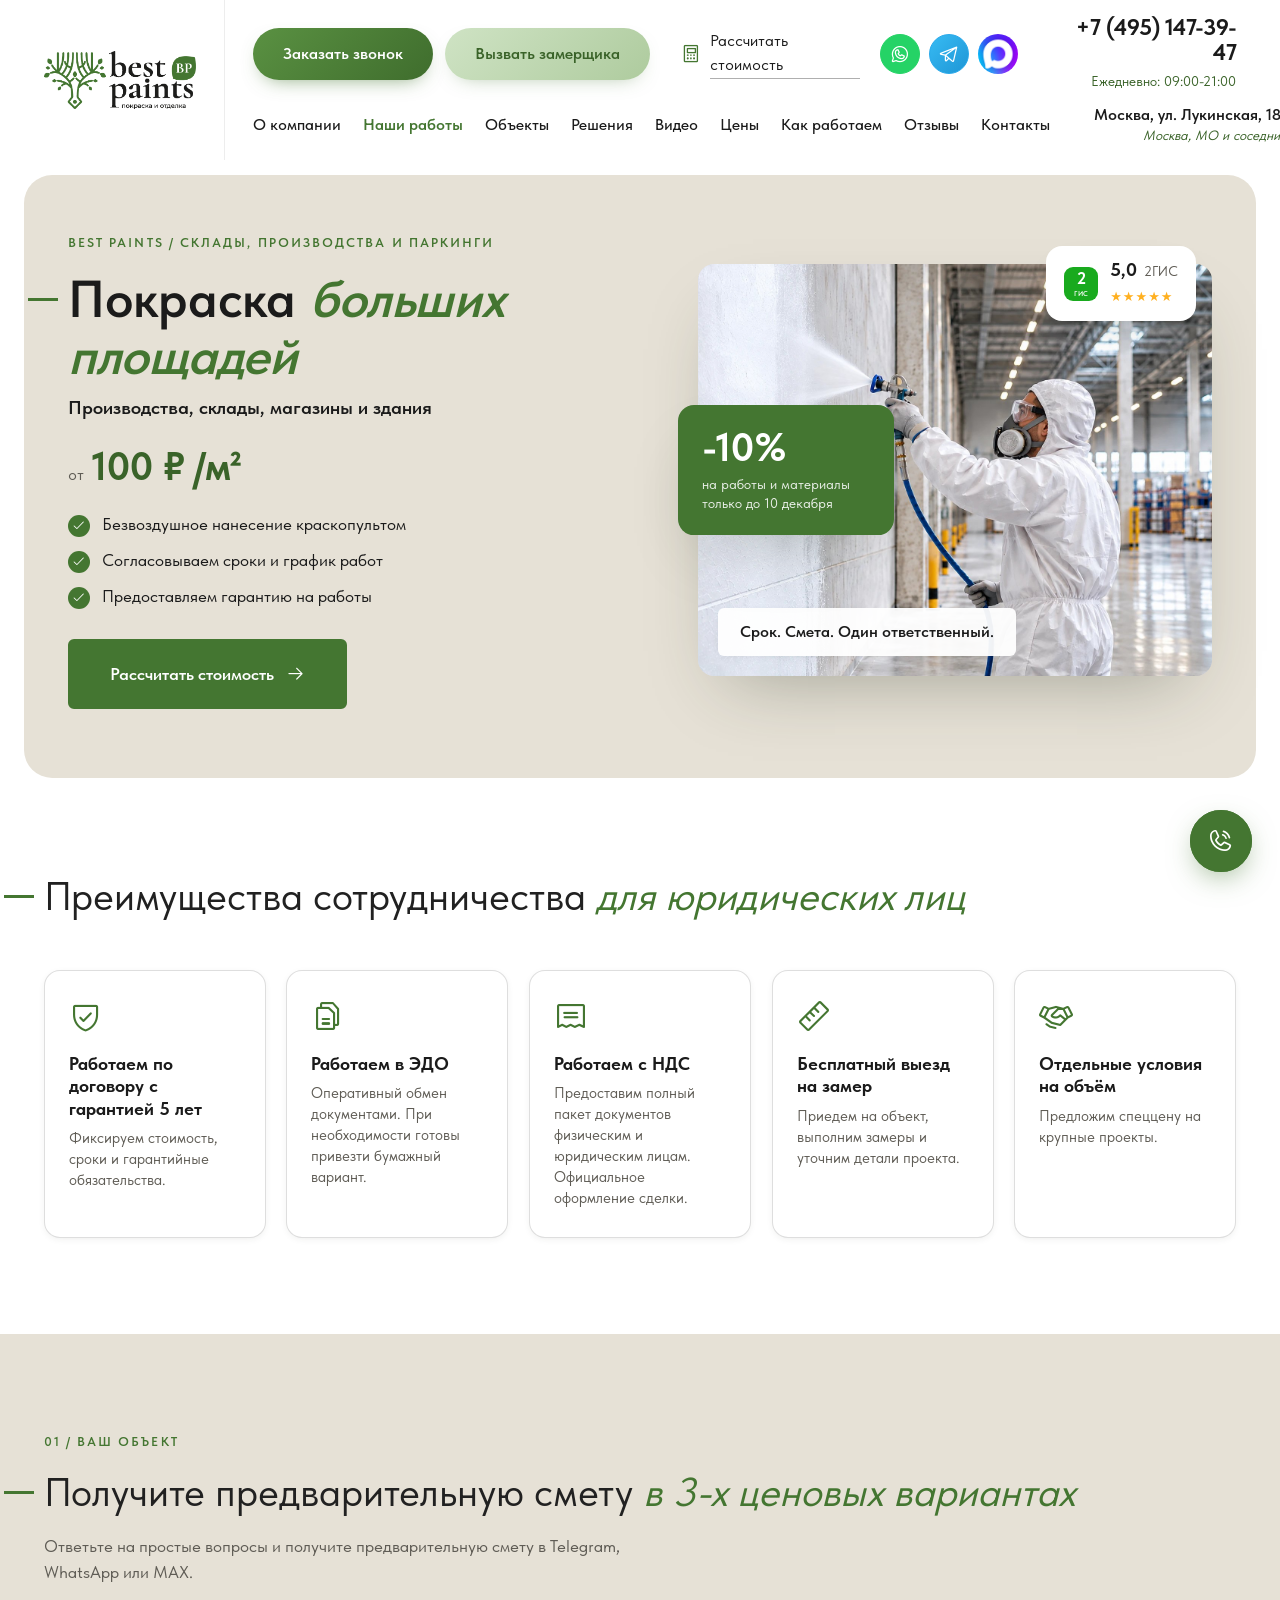
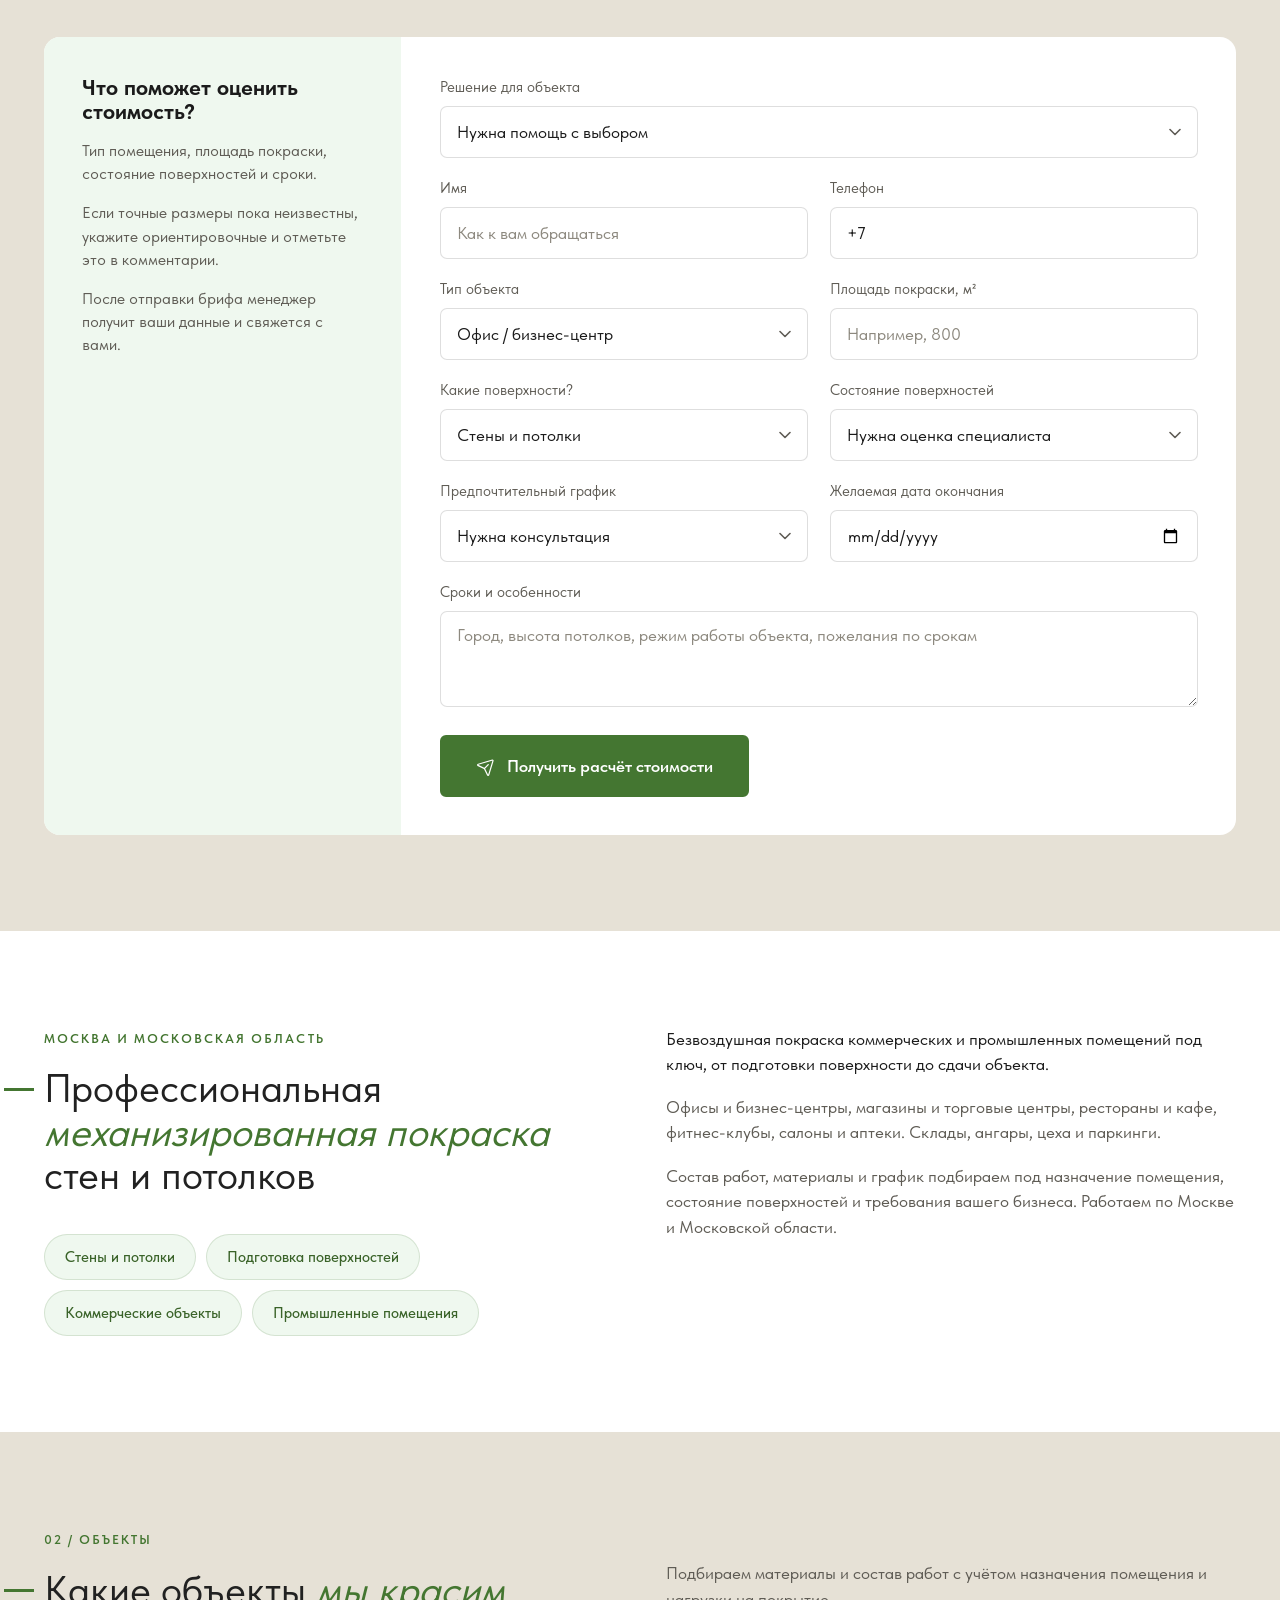
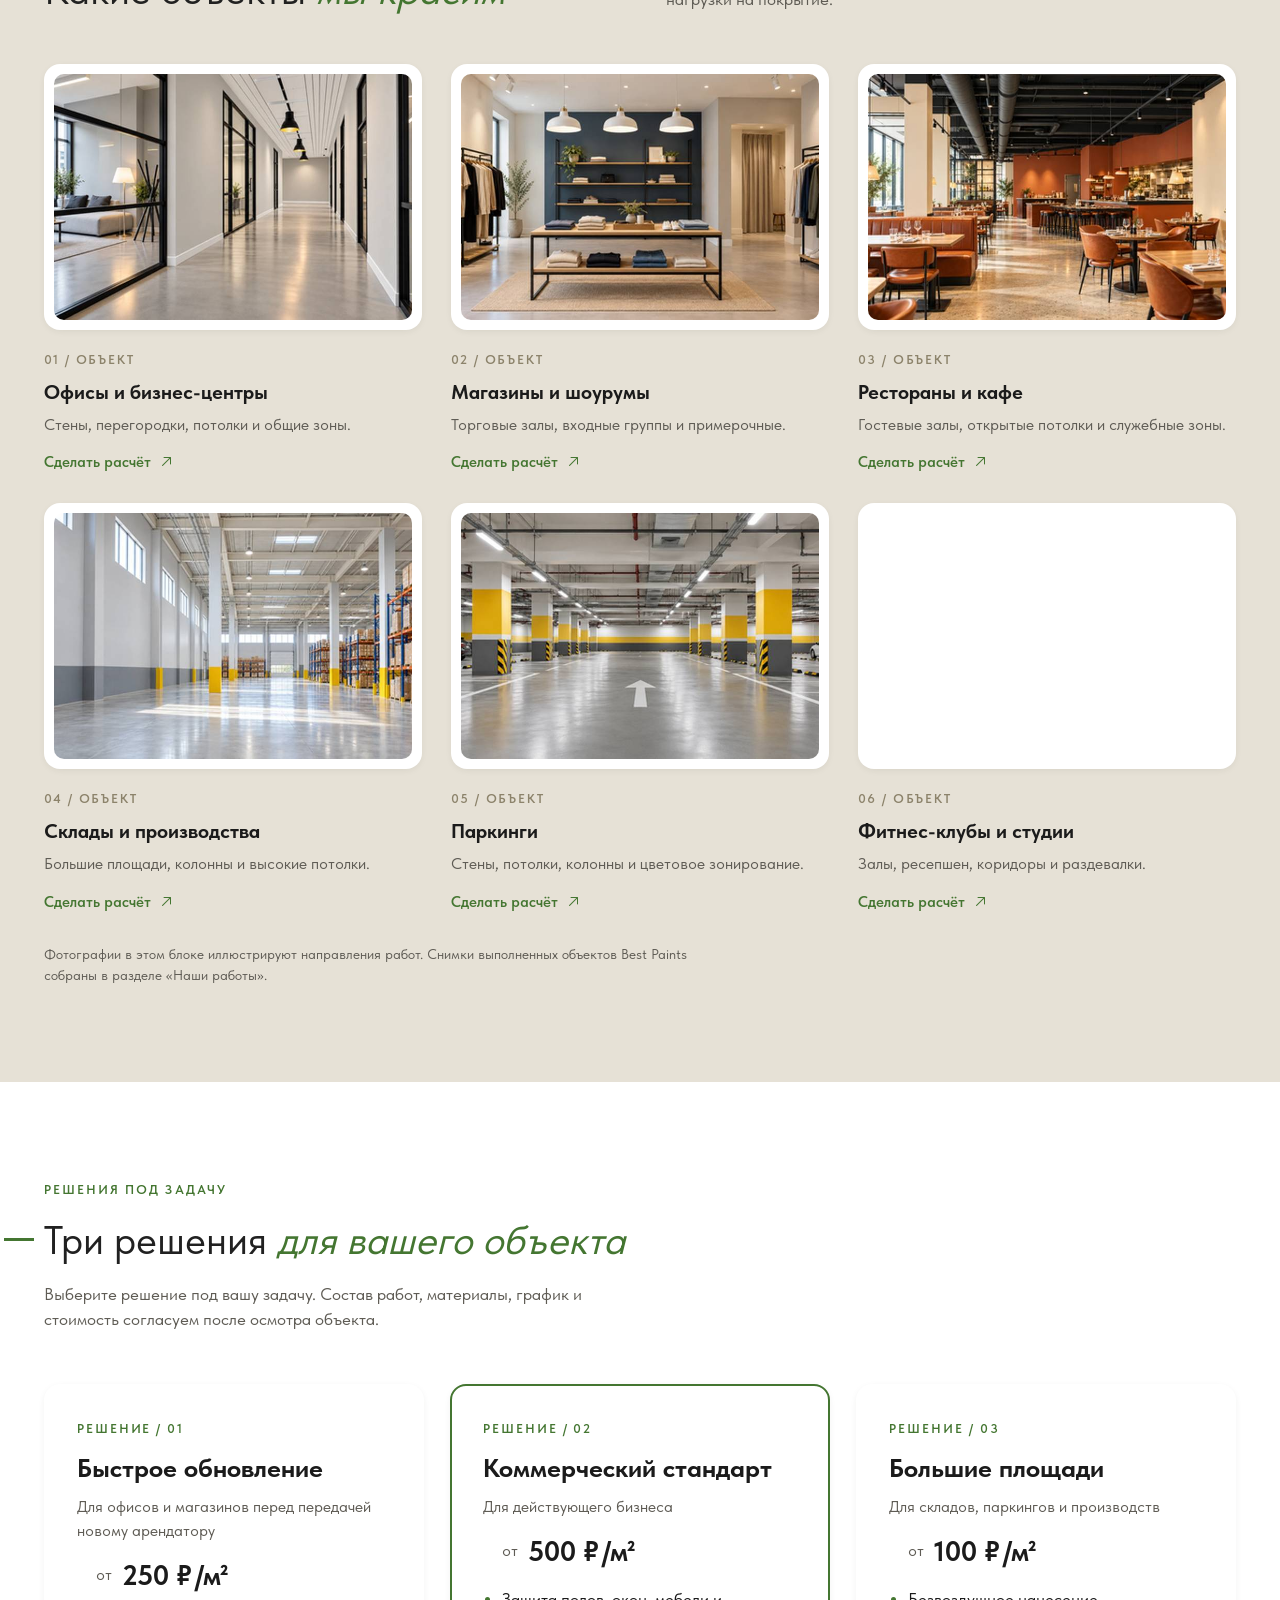
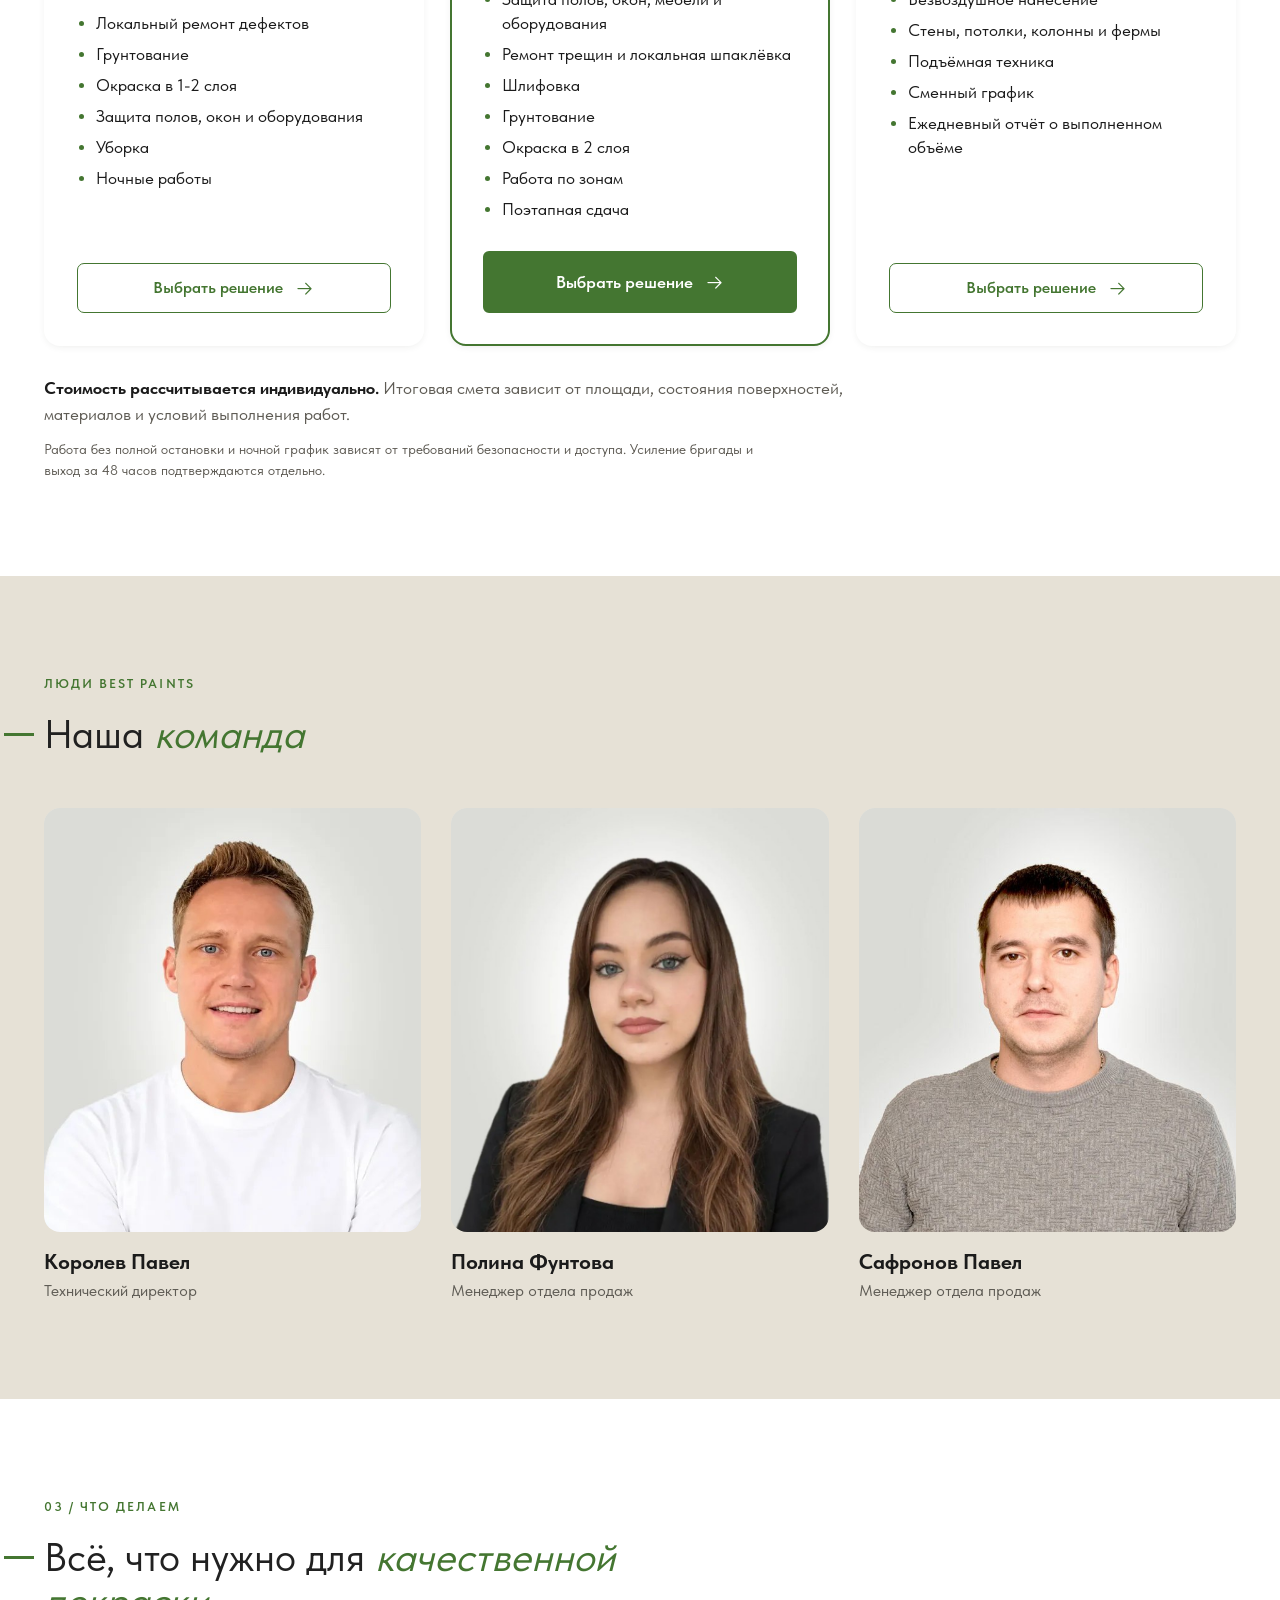
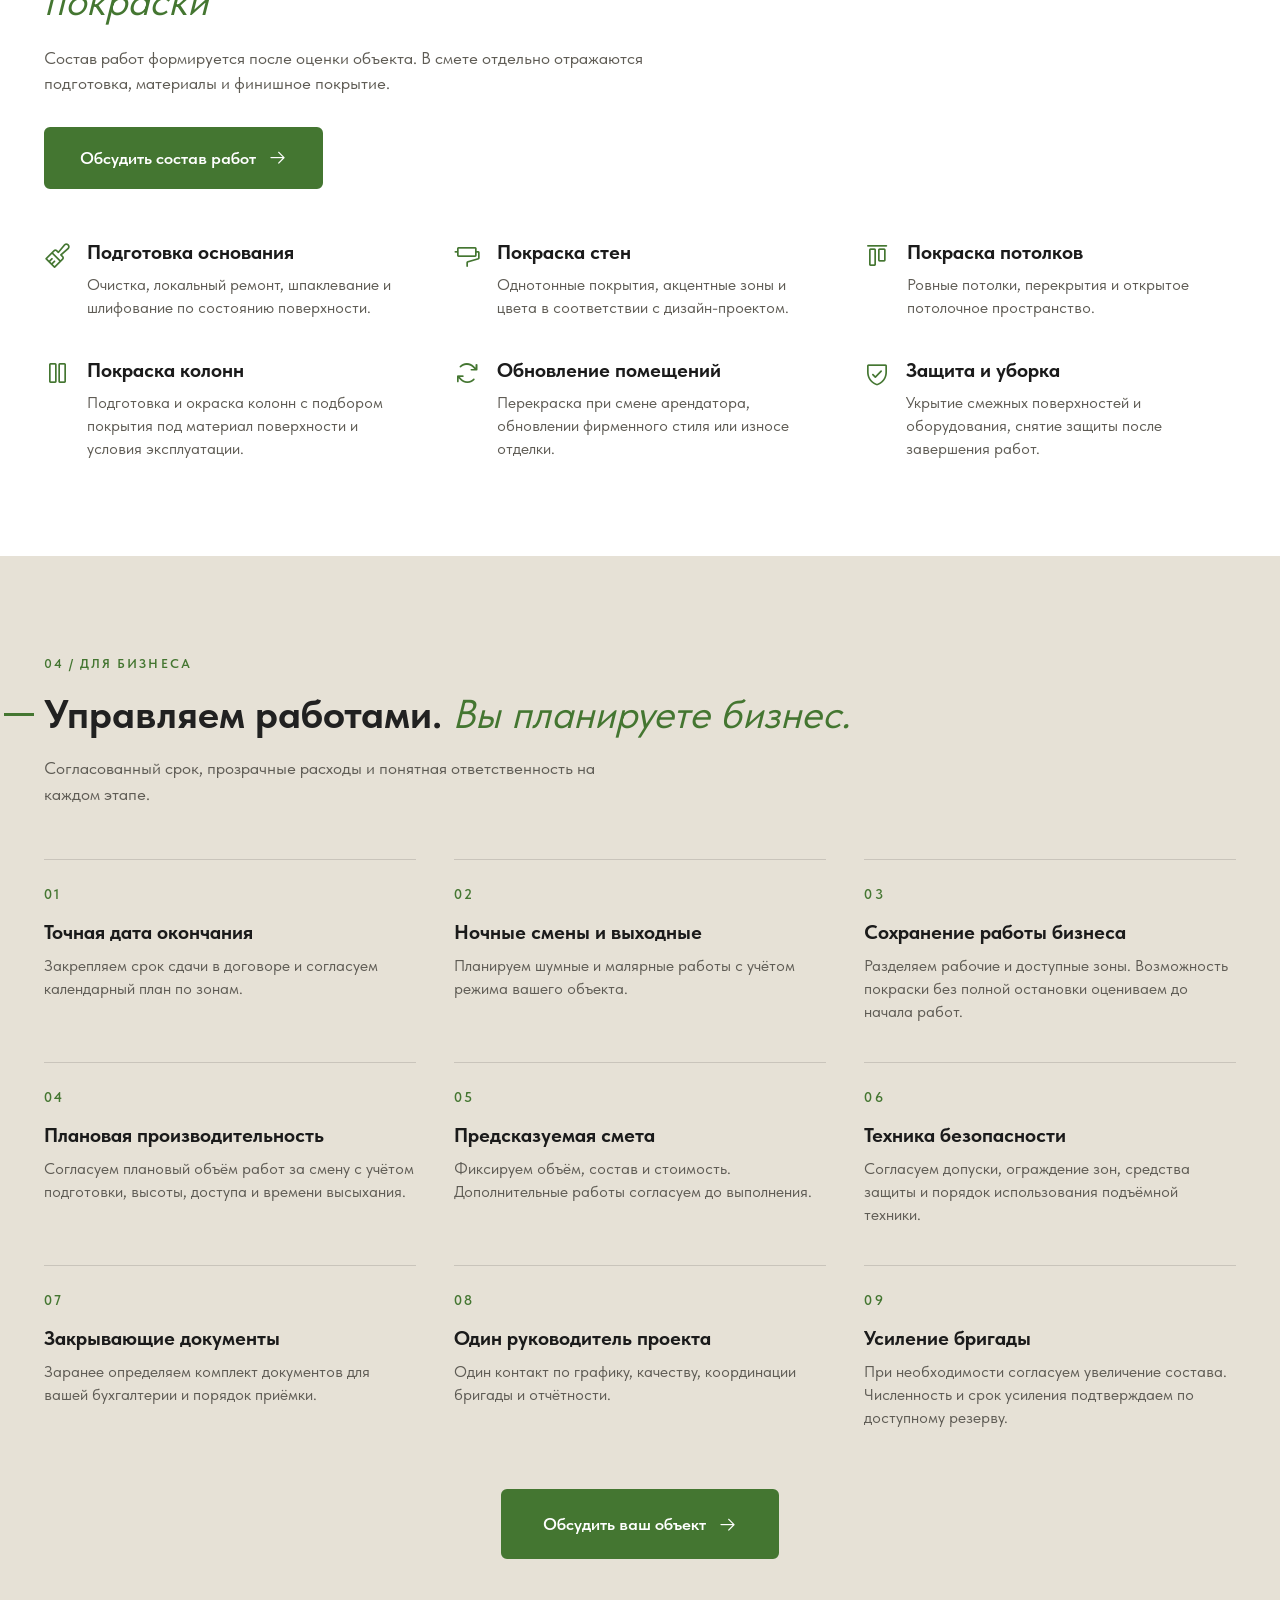
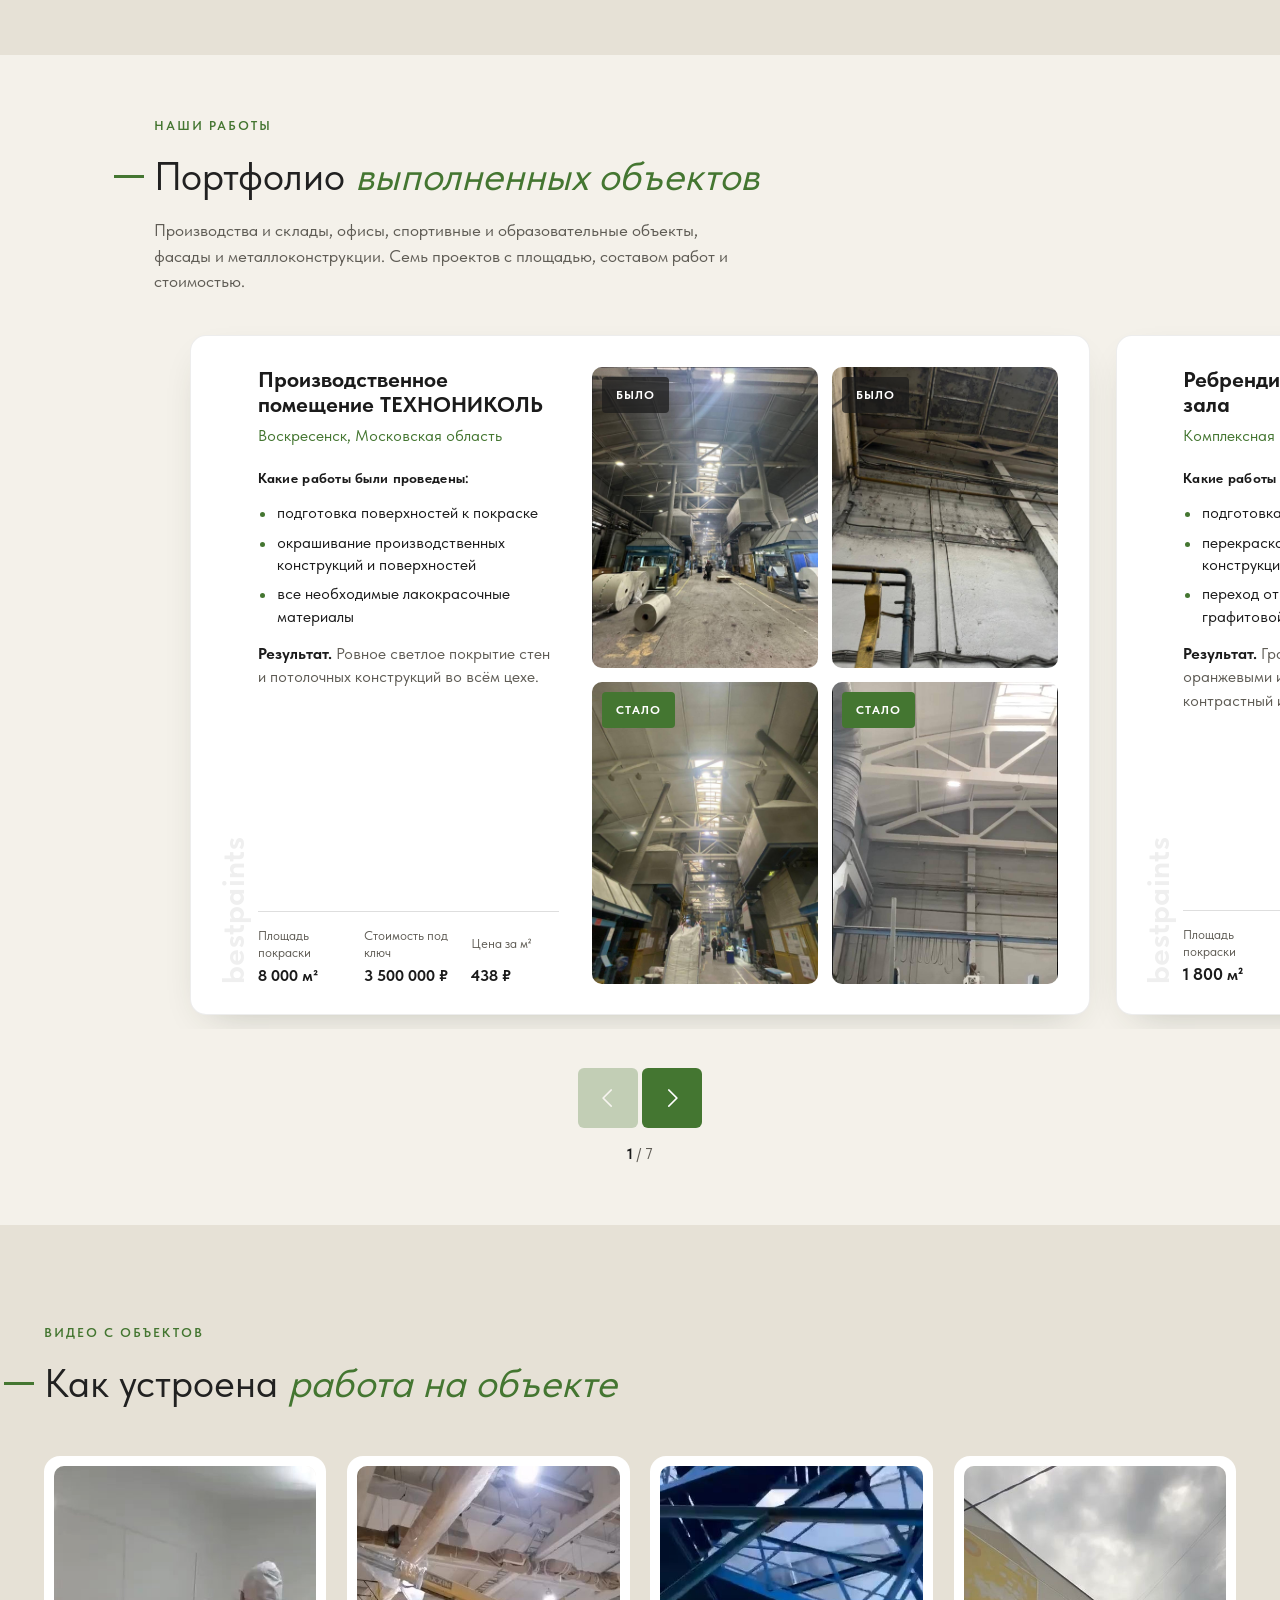
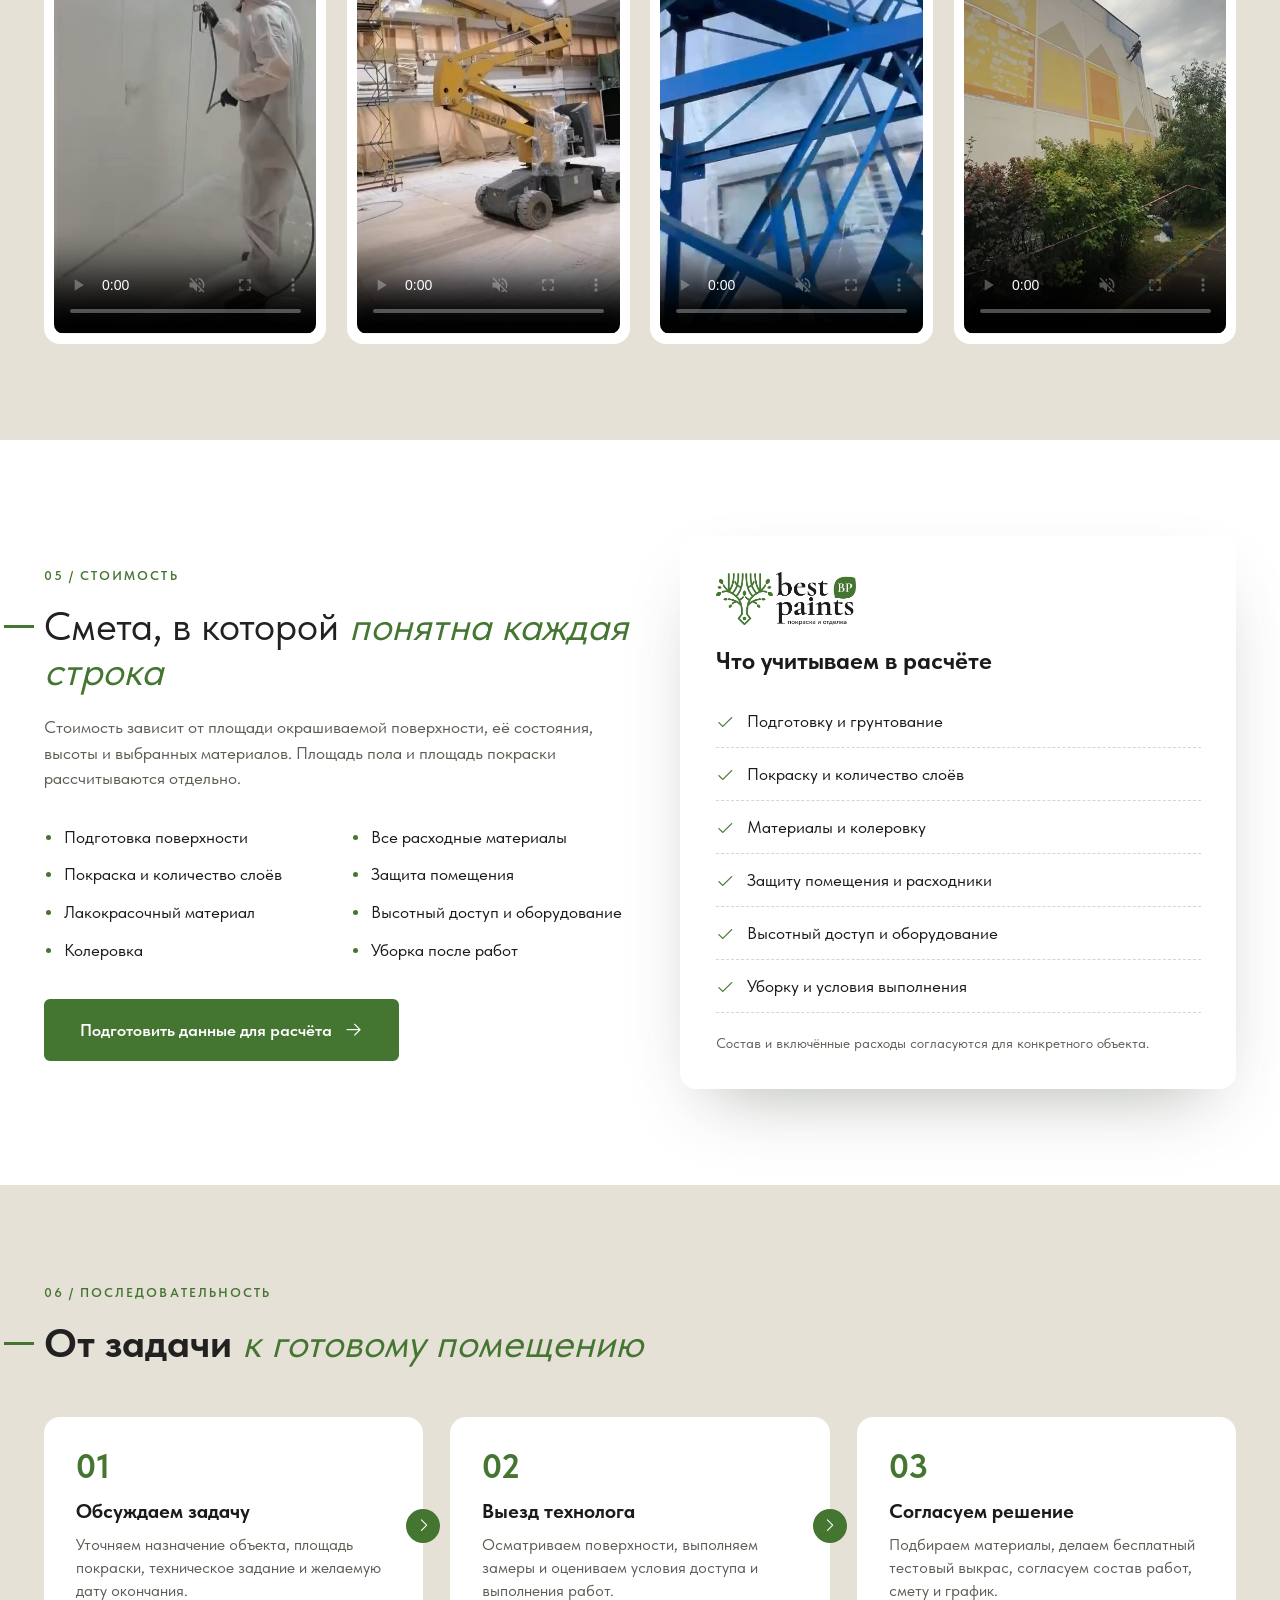
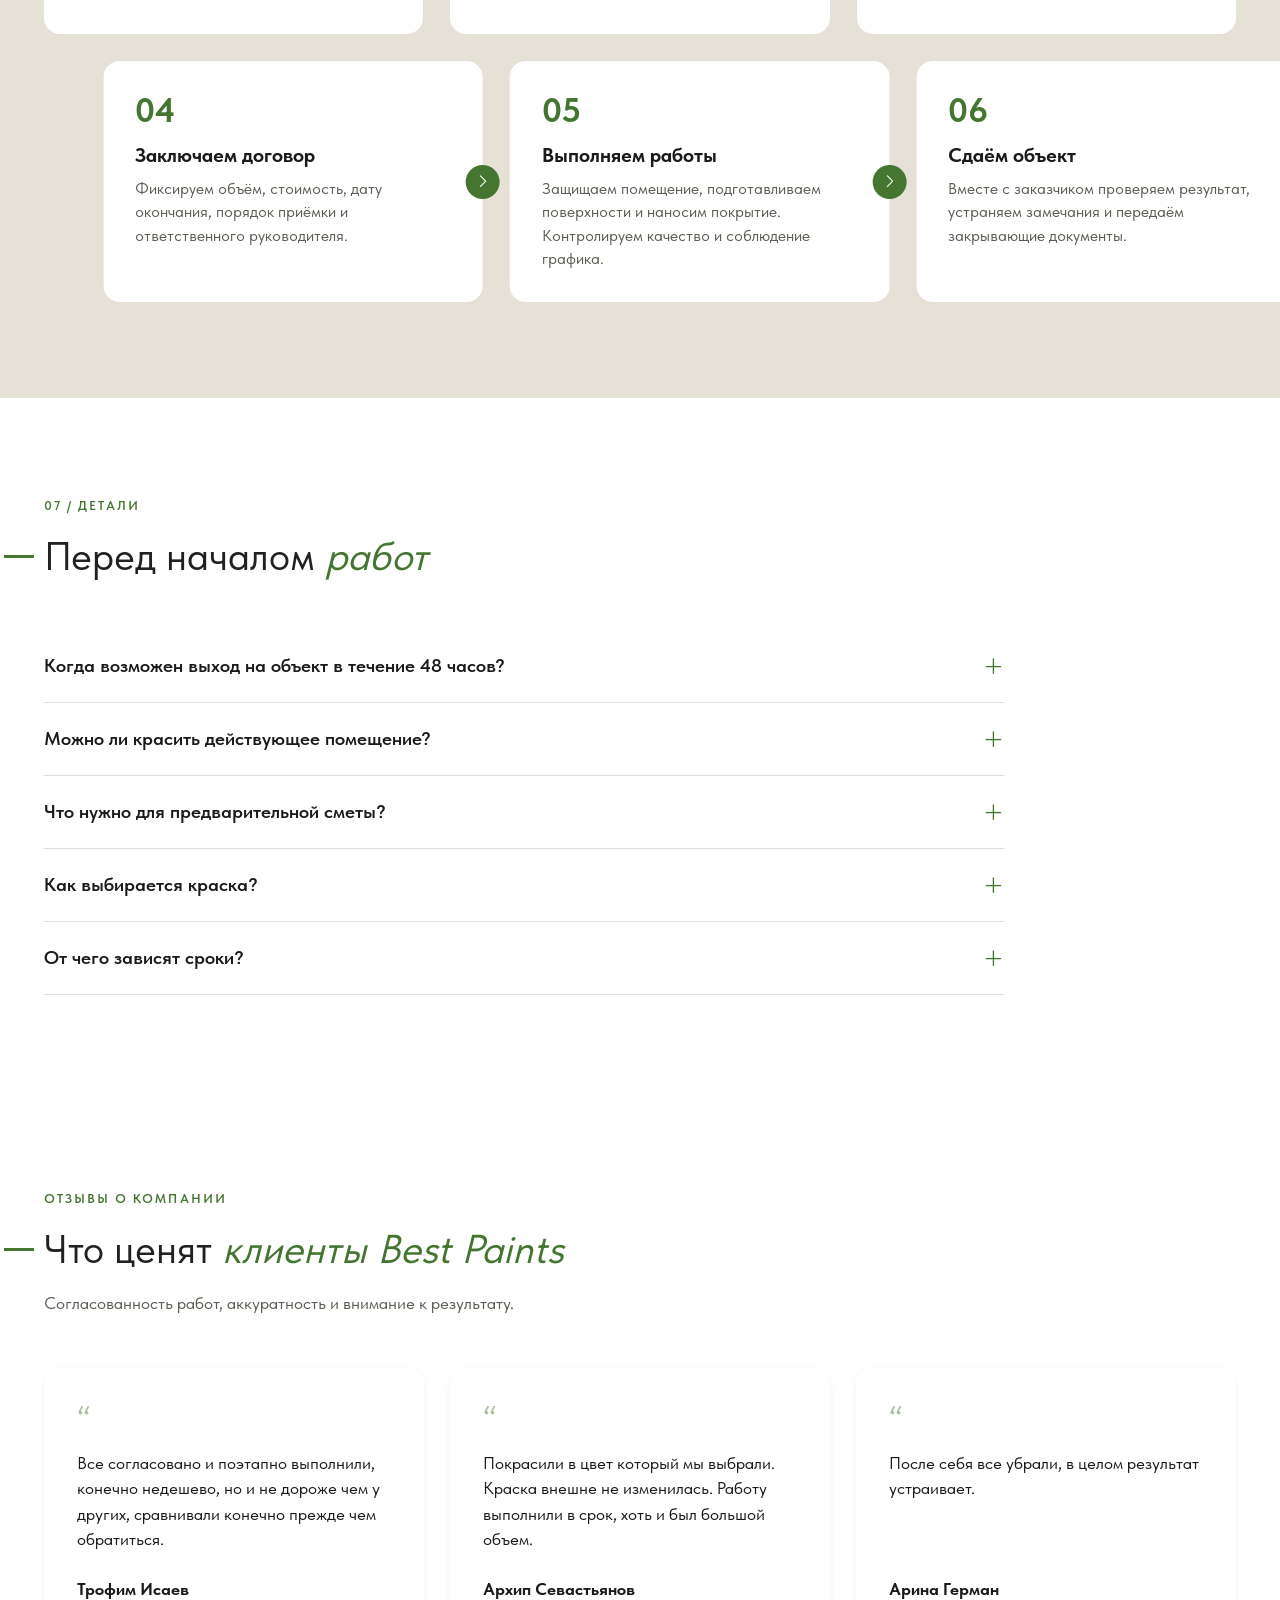
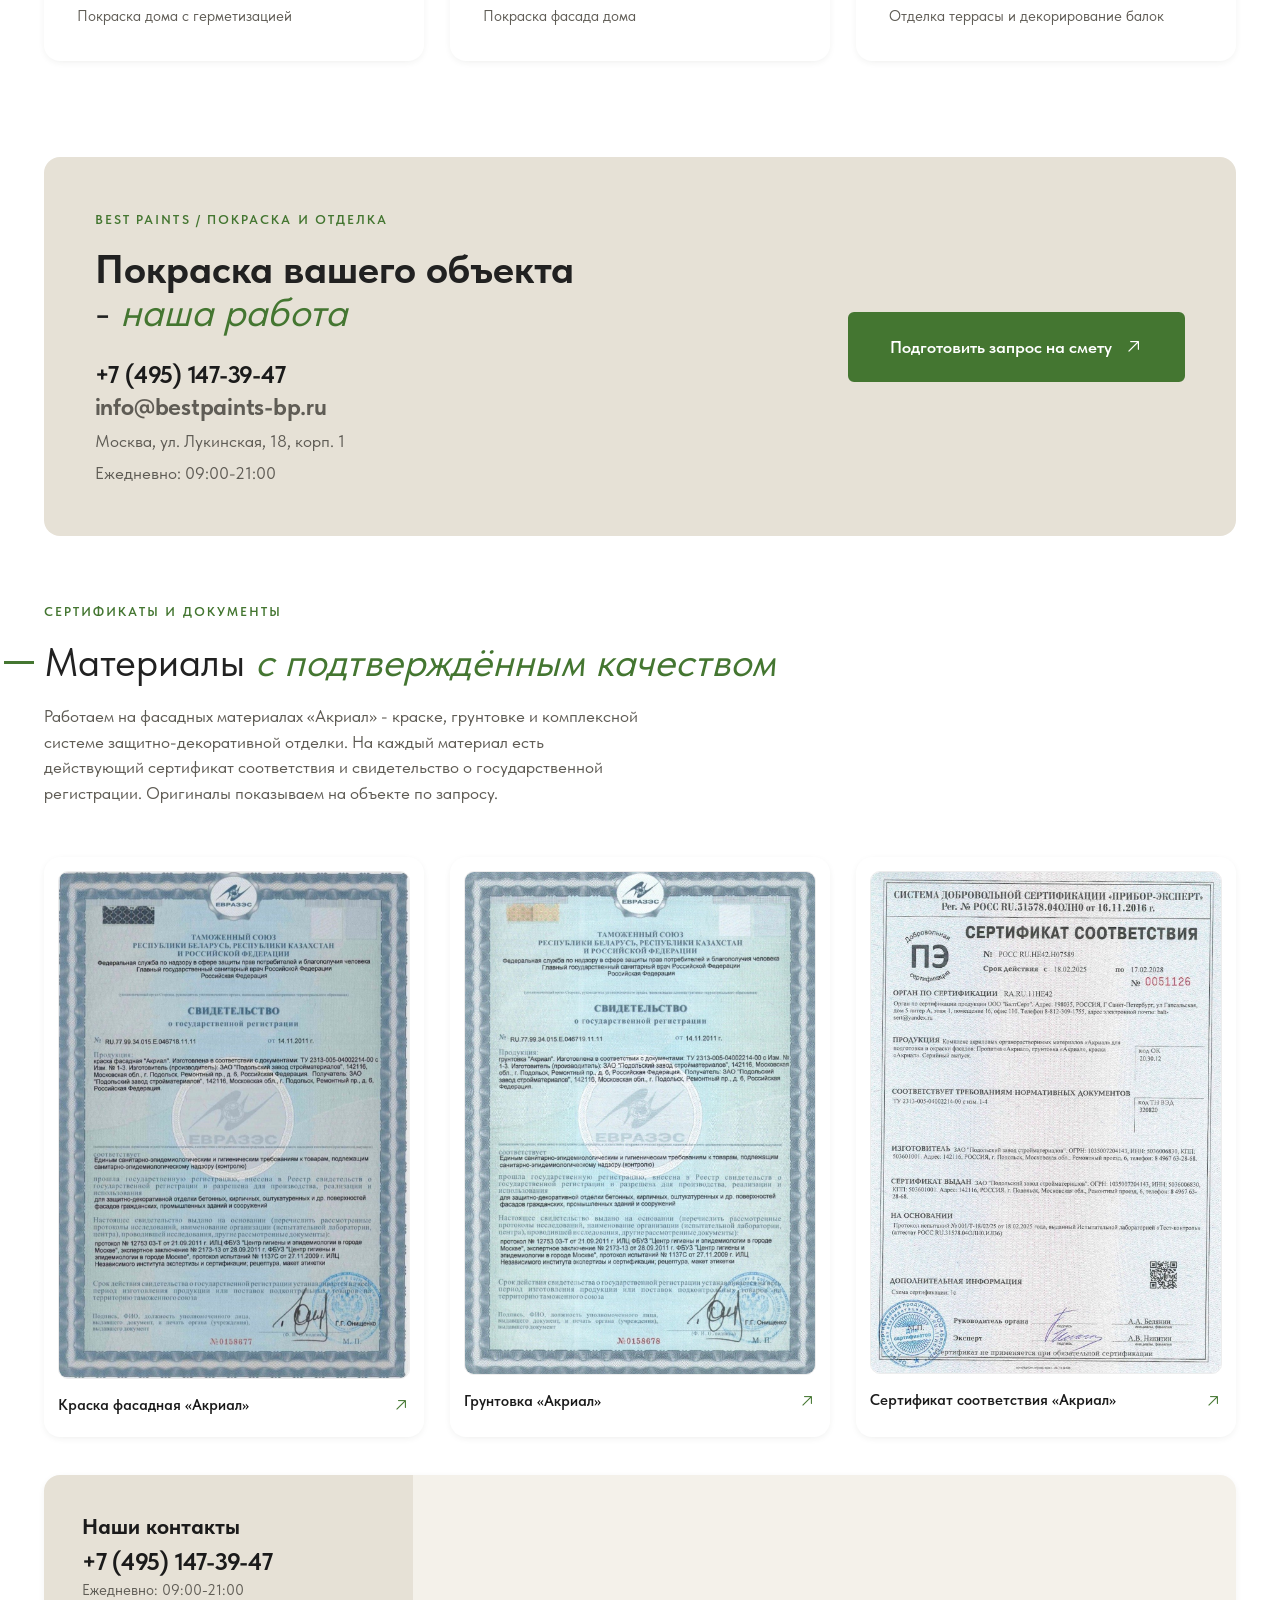
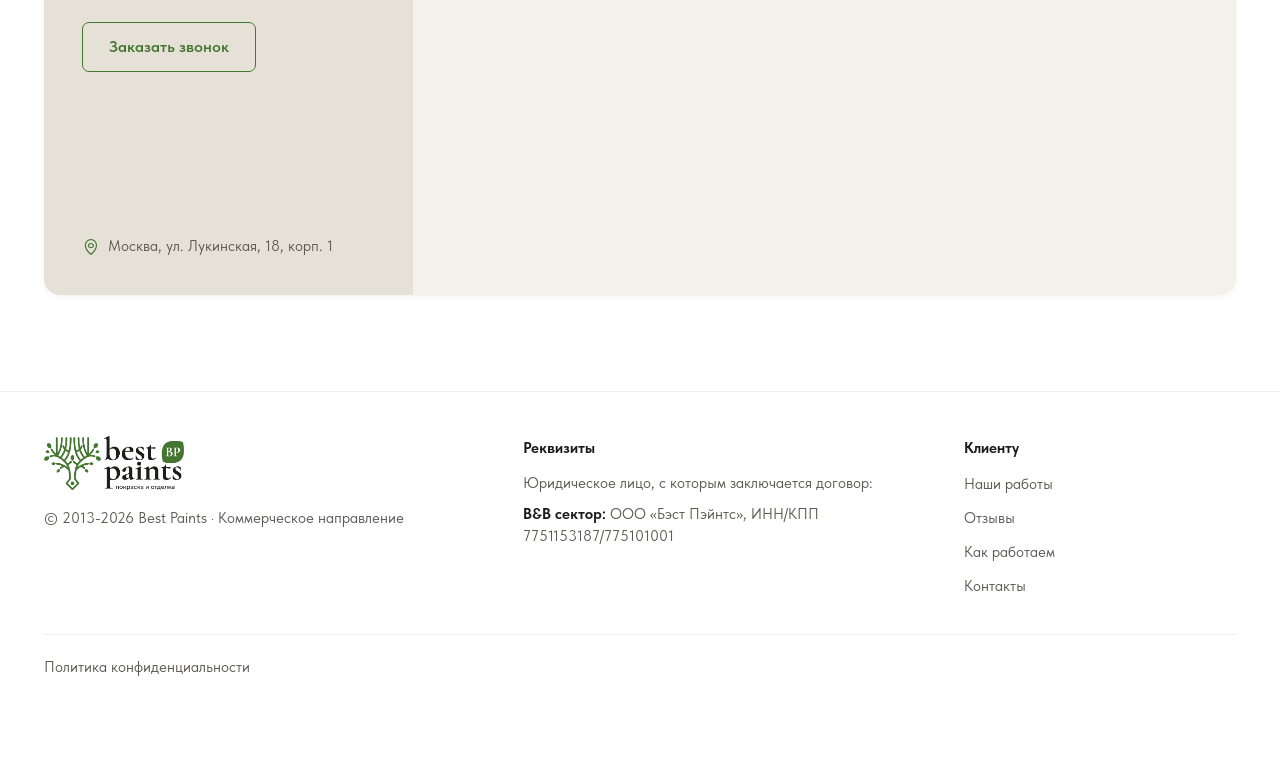
<file: pokraskabigploshad/index.html>
<!doctype html>
<html lang="ru">
<head>
<meta charset="utf-8">
<script src="https://p.dmp.one/sync?stock_key=9d982f456693cc4183f818f12b6f2833" async referrerpolicy="no-referrer-when-downgrade" charset="UTF-8"></script>
<meta name="viewport" content="width=device-width, initial-scale=1">
<title>Покраска складов и помещений большой площади | Best Paints</title>
<meta name="description" content="Безвоздушная покраска складов, производств и паркингов любой площади под ключ. Подъёмная техника, сменный график, ежедневный отчёт по объёму. Срок и смета фиксируются в договоре.">
<meta name="theme-color" content="#e6e1d6">
<link rel="icon" href="../assets/logo-bestpaints.png">

<meta property="og:type" content="website">
<meta property="og:title" content="Покраска помещений большой площади | Best Paints">
<meta property="og:description" content="Склады, производства и паркинги. Фиксируем объём, дату окончания и стоимость в договоре.">
<meta property="og:image" content="../assets/logo-bestpaints.png">

<link rel="preload" href="../assets/fonts/TildaSans-VF.woff2" as="font" type="font/woff2" crossorigin>
<link rel="stylesheet" href="../assets/fonts/phosphor.css">
<link rel="stylesheet" href="../assets/styles.css">

<script>
  window.uao_settings = {
    interval: 15,
    checkInterval: 5,
    ym: 114048938,
    ym_period_goal_prefix: 'ym_prefix',
    ym_skip_seconds: [45, 75],
    data_layer_prefix: 'dl_prefix',
    callback: function (seconds) { },
  }

  function _typeof(obj) { "@babel/helpers - typeof"; return _typeof = "function" == typeof Symbol && "symbol" == typeof Symbol.iterator ? function (obj) { return typeof obj; } : function (obj) { return obj && "function" == typeof Symbol && obj.constructor === Symbol && obj !== Symbol.prototype ? "symbol" : typeof obj; }, _typeof(obj); }
  function _classCallCheck(instance, Constructor) { if (!(instance instanceof Constructor)) { throw new TypeError("Cannot call a class as a function"); } }
  function _defineProperties(target, props) { for (var i = 0; i < props.length; i++) { var descriptor = props[i]; descriptor.enumerable = descriptor.enumerable || false; descriptor.configurable = true; if ("value" in descriptor) descriptor.writable = true; Object.defineProperty(target, _toPropertyKey(descriptor.key), descriptor); } }
  function _createClass(Constructor, protoProps, staticProps) { if (protoProps) _defineProperties(Constructor.prototype, protoProps); if (staticProps) _defineProperties(Constructor, staticProps); Object.defineProperty(Constructor, "prototype", { writable: false }); return Constructor; }
  function _defineProperty(obj, key, value) { key = _toPropertyKey(key); if (key in obj) { Object.defineProperty(obj, key, { value: value, enumerable: true, configurable: true, writable: true }); } else { obj[key] = value; } return obj; }
  function _toPropertyKey(arg) { var key = _toPrimitive(arg, "string"); return _typeof(key) === "symbol" ? key : String(key); }
  function _toPrimitive(input, hint) { if (_typeof(input) !== "object" || input === null) return input; var prim = input[Symbol.toPrimitive]; if (prim !== undefined) { var res = prim.call(input, hint || "default"); if (_typeof(res) !== "object") return res; throw new TypeError("@@toPrimitive must return a primitive value."); } return (hint === "string" ? String : Number)(input); }
  UAO_COUNT = 'uao_count';
  UAO_GLOBAL_COUNT = 'uao_global_count';
  var UALoop = /*#__PURE__*/function () {
    function UALoop(goalInterval, checkInterval) {
      _classCallCheck(this, UALoop);
      _defineProperty(this, "uao_debugger", new UADebugger());
      this.id = Math.random().toString(36);
      this.goalInterval = goalInterval;
      this.checkInterval = checkInterval;
      this.uao_debugger.isEnabled = true;
    }
    _createClass(UALoop, [{
      key: "targetCount",
      get: function get() {
        return Math.ceil(this.goalInterval / this.checkInterval);
      }
    }, {
      key: "calculate",
      value: function calculate() {
        var _sessionStorage$getIt, _sessionStorage$getIt2;
        var currentCount = (_sessionStorage$getIt = +sessionStorage.getItem(UAO_COUNT)) !== null && _sessionStorage$getIt !== void 0 ? _sessionStorage$getIt : 0;
        currentCount = currentCount + 1;
        sessionStorage.setItem(UAO_COUNT, currentCount.toString());
        var globalCount = (_sessionStorage$getIt2 = +sessionStorage.getItem(UAO_GLOBAL_COUNT)) !== null && _sessionStorage$getIt2 !== void 0 ? _sessionStorage$getIt2 : 0;
        globalCount = globalCount + 1;
        sessionStorage.setItem(UAO_GLOBAL_COUNT, globalCount.toString());
        this.uao_debugger.log("".concat(currentCount, " / ").concat(this.targetCount));
        return currentCount === this.targetCount;
      }
    }]);
    return UALoop;
  }();
  var UAObserver = /*#__PURE__*/function () {
    function UAObserver(isLoggingEnabled) {
      _classCallCheck(this, UAObserver);
      _defineProperty(this, "events", ['touchmove', 'blur', 'focus', 'focusin', 'focusout', 'resize', 'scroll', 'click', 'dblclick', 'mousedown', 'mouseup', 'mousemove', 'mouseover', 'mouseout', 'mouseenter', 'mouseleave', 'change', 'select', 'submit', 'keydown', 'keypress', 'keyup', 'error', 'load'
        //'unload'
      ]);
      _defineProperty(this, "loop", void 0);
      _defineProperty(this, "uao_debugger", new UADebugger());
      _defineProperty(this, "settings", window.uao_settings);
      _defineProperty(this, "commit", false);
      if (isLoggingEnabled) this.uao_debugger.isEnabled = true;
    }
    _createClass(UAObserver, [{
      key: "loop",
      set: function set(value) {
        this.loop = value;
      }
    }, {
      key: "start",
      value: function start() {
        this.addListeners();
        this.init();
      }
    }, {
      key: "addListeners",
      value: function addListeners() {
        var _this = this;
        this.events.forEach(function (evtName) {
          window.addEventListener(evtName, function (e) {
            if (e.isTrusted) {
              _this.commit = true;
            }
          });
        });
      }
    }, {
      key: "init",
      value: function init() {
        this.loop = new UALoop(this.settings.interval, this.settings.checkInterval);
        //this.uao_debugger.log('init', this.loop.id)
        this.setInterval();
      }
    }, {
      key: "setInterval",
      value: function setInterval() {
        var _this2 = this;
        if (+sessionStorage.getItem(UAO_COUNT) <= 0) sessionStorage.setItem(UAO_COUNT, '0');
        if (+sessionStorage.getItem(UAO_GLOBAL_COUNT) <= 0) sessionStorage.setItem(UAO_GLOBAL_COUNT, '0');
        var interval = window.setInterval(function () {
          if (_this2.commit && _this2.loop.calculate()) {
            clearInterval(interval);
            if (_this2.settings) {
              //this.uao_debugger.log('Достижение интервала активности основной цели');

              var globalCount = sessionStorage.getItem(UAO_GLOBAL_COUNT);
              var globalSeconds = globalCount * _this2.settings.checkInterval;
              if (_this2.settings.callback) _this2.settings.callback(globalSeconds);
              if (_this2.settings.ym_period_goal_prefix && _this2.settings.ym && window.ym && (!_this2.settings.ym_skip_seconds || _this2.settings.ym_skip_seconds.indexOf(globalSeconds) === -1)) {
                //this.uao_debugger.log('Достижение интервала активности периодической цели');
                window.ym(_this2.settings.ym, 'reachGoal', "".concat(_this2.settings.ym_period_goal_prefix).concat(globalSeconds));
              }
              if (_this2.settings.data_layer_prefix && window.dataLayer) {
                window.dataLayer.push({
                  event: "".concat(_this2.settings.data_layer_prefix).concat(globalSeconds)
                });
              }
            }
            sessionStorage.setItem(UAO_COUNT, '0');
            _this2.init();
          }
          _this2.commit = false;
        }, this.loop.checkInterval * 1000);
      }
    }]);
    return UAObserver;
  }();
  var UADebugger = /*#__PURE__*/function () {
    function UADebugger() {
      _classCallCheck(this, UADebugger);
      _defineProperty(this, "isEnabled", false);
    }
    _createClass(UADebugger, [{
      key: "isEnabled",
      set: function set(value) {
        this.isEnabled = value;
      }
    }, {
      key: "log",
      value: function log(message) {
        var _console;
        for (var _len = arguments.length, args = new Array(_len > 1 ? _len - 1 : 0), _key = 1; _key < _len; _key++) {
          args[_key - 1] = arguments[_key];
        }
        if (this.isEnabled) (_console = console).log.apply(_console, [message].concat(args));
      }
    }]);
    return UADebugger;
  }();
  new UAObserver(true).start();
</script>
</head>

<body id="top">

<!-- ======================================================================
     ШАПКА - структура по макету «НОВА», цвета Best Paints
     ряд 1: логотип | две кнопки-таблетки | быстрые ссылки | телефон
     ряд 2: меню | адрес
     ====================================================================== -->
<header class="hdr" id="hdr">
  <div class="wrap hdr__in">

    <a class="hdr__logo" href="#top" aria-label="Best Paints, на главную">
      <img src="../assets/logo-bestpaints.png" alt="Best Paints, покраска и отделка" width="535" height="205">
    </a>

    <div class="hdr__r1">
      <div class="hdr__cta">
        <button class="hdr__pill" type="button" data-modal-open>Заказать звонок</button>
        <button class="hdr__pill hdr__pill--2" type="button" data-modal-open="technologist">Вызвать замерщика</button>
      </div>

      <div class="hdr__quick">
        <a href="#estimate"><i class="ph ph-calculator" aria-hidden="true"></i><span>Рассчитать стоимость</span></a>
      </div>

      <div class="hdr__msg">
        <a class="hdr__msg--wa" href="https://wa.me/79362430591" target="_blank" rel="noopener" aria-label="Написать в WhatsApp">
          <i class="ph ph-whatsapp-logo" aria-hidden="true"></i>
        </a>
        <a class="hdr__msg--tg" href="https://t.me/+79362430591" target="_blank" rel="noopener" aria-label="Написать в Telegram">
          <i class="ph ph-telegram-logo" aria-hidden="true"></i>
        </a>
        <!-- у MAX нет фирменной иконки в Phosphor (слишком новый мессенджер) -
             логотип взят с max.ru/apple-touch-icon.png -->
        <a class="hdr__msg--max" href="https://max.ru/u/f9LHodD0cOJbqw_KXwoUQr9tVkbRtl4D8BnzQSeBSvZsP31yvSotc_RxgAs" target="_blank" rel="noopener" aria-label="Написать в MAX">
          <img src="../assets/img/icon-max.png" alt="" width="40" height="40">
        </a>
      </div>

      <div class="hdr__phone">
        <a href="tel:+74951473947"><b>+7 (495) 147-39-47</b></a>
        <small>Ежедневно: 09:00-21:00</small>
      </div>
    </div>

    <div class="hdr__r2">
      <nav class="hdr__nav" aria-label="Основное меню">
        <a href="#about">О компании</a>
        <a href="#works" class="is-accent">Наши работы</a>
        <a href="#objects">Объекты</a>
        <a href="#packages">Решения</a>
        <a href="#video">Видео</a>
        <a href="#price">Цены</a>
        <a href="#process">Как работаем</a>
        <a href="#reviews">Отзывы</a>
        <a href="#contacts">Контакты</a>
      </nav>

      <a class="hdr__addr" href="https://yandex.ru/maps/org/145742352470/" target="_blank" rel="noopener">
        <b>Москва, ул. Лукинская, 18, корп. 1</b>
        <small>Москва, МО и соседние области</small>
      </a>
    </div>

    <div class="hdr__mob">
      <a class="hdr__icobtn" href="tel:+74951473947" aria-label="Позвонить"><i class="ph ph-phone" aria-hidden="true"></i></a>
      <button class="hdr__icobtn burger" id="burger" type="button" aria-expanded="false" aria-controls="mobnav" aria-label="Меню">
        <span></span><span></span><span></span>
      </button>
    </div>

  </div>
</header>

<nav class="mobnav" id="mobnav" aria-label="Мобильное меню">
  <a class="mobnav__link" href="#works">Наши работы <i class="ph ph-arrow-up-right" aria-hidden="true"></i></a>
  <a class="mobnav__link" href="#objects">Объекты <i class="ph ph-arrow-up-right" aria-hidden="true"></i></a>
  <a class="mobnav__link" href="#packages">Решения <i class="ph ph-arrow-up-right" aria-hidden="true"></i></a>
  <a class="mobnav__link" href="#video">Видео <i class="ph ph-arrow-up-right" aria-hidden="true"></i></a>
  <a class="mobnav__link" href="#price">Цены <i class="ph ph-arrow-up-right" aria-hidden="true"></i></a>
  <a class="mobnav__link" href="#process">Как работаем <i class="ph ph-arrow-up-right" aria-hidden="true"></i></a>
  <a class="mobnav__link" href="#reviews">Отзывы <i class="ph ph-arrow-up-right" aria-hidden="true"></i></a>
  <a class="mobnav__link" href="#contacts">Контакты <i class="ph ph-arrow-up-right" aria-hidden="true"></i></a>

  <div class="mobnav__foot">
    <a class="btn btn--block" href="#estimate">Подготовить запрос на смету</a>
    <button class="btn btn--outline btn--block" type="button" data-modal-open>Заказать звонок</button>
    <p class="meta">
      +7 (495) 147-39-47<br>
      Москва, ул. Лукинская, 18, корп. 1<br>
      Ежедневно: 09:00-21:00
    </p>
  </div>
</nav>

<main>

<!-- ====================== ПЕРВЫЙ ЭКРАН ====================== -->
<section class="hero">
  <div class="wrap hero__grid">

    <div class="reveal">
      <span class="eyebrow">Best Paints / Склады, производства и паркинги</span>
      <h1 class="h1 dashed">Покраска <em class="accent">больших площадей</em></h1>

      <p class="hero__strong">Производства, склады, магазины и здания</p>

      <p class="hero__price"><span class="hero__price-pre">от</span><b>100 ₽</b><span class="hero__price-unit">/м²</span></p>

      <ul class="hero__checks">
        <li><span class="check-badge"><i class="ph ph-check" aria-hidden="true"></i></span>Безвоздушное нанесение краскопультом</li>
        <li><span class="check-badge"><i class="ph ph-check" aria-hidden="true"></i></span>Согласовываем сроки и график работ</li>
        <li><span class="check-badge"><i class="ph ph-check" aria-hidden="true"></i></span>Предоставляем гарантию на работы</li>
      </ul>

      <div class="hero__cta">
        <a class="btn btn--lg" href="#estimate">
          Рассчитать стоимость
          <i class="ph ph-arrow-right" aria-hidden="true"></i>
        </a>
      </div>
    </div>

    <div class="hero__media reveal" style="--d:120ms">
      <div class="ratings">
        <!-- ССЫЛКА: подставьте адрес карточки компании в 2ГИС и замените div на <a href="..."> -->
        <div class="rating">
          <span class="rating__mark rating__mark--gis" aria-hidden="true">2<i>ГИС</i></span>
          <span>
            <span class="rating__val"><b>5,0</b><span>2ГИС</span></span>
            <span class="rating__stars" aria-hidden="true">★★★★★</span>
          </span>
        </div>
      </div>
      <img src="../assets/img/hero-bigploshad.jpg"
           alt="Маляр Best Paints наносит краску краскопультом на стену склада в СИЗ"
           width="1448" height="1086" fetchpriority="high" decoding="async">
      <div class="hero__promo">
        <b>-10%</b>
        <p>на работы и материалы<br>только до 10 декабря</p>
      </div>
      <p class="hero__tag">Срок. Смета. Один ответственный.</p>
    </div>

  </div>
</section>


<!-- ====================== ПРЕИМУЩЕСТВА ДЛЯ ЮРЛИЦ ====================== -->
<section class="section" id="legal">
  <div class="wrap">

    <div class="sec-head reveal">
      <h2 class="h2 dashed">Преимущества сотрудничества <em class="accent">для юридических лиц</em></h2>
    </div>

    <div class="perks">
      <div class="perks__item reveal">
        <i class="ph ph-shield-check" aria-hidden="true"></i>
        <h3>Работаем по договору с гарантией 5 лет</h3>
        <p>Фиксируем стоимость, сроки и гарантийные обязательства.</p>
      </div>
      <div class="perks__item reveal" style="--d:60ms">
        <i class="ph ph-files" aria-hidden="true"></i>
        <h3>Работаем в ЭДО</h3>
        <p>Оперативный обмен документами. При необходимости готовы привезти бумажный вариант.</p>
      </div>
      <div class="perks__item reveal" style="--d:120ms">
        <i class="ph ph-receipt" aria-hidden="true"></i>
        <h3>Работаем с НДС</h3>
        <p>Предоставим полный пакет документов физическим и юридическим лицам. Официальное оформление сделки.</p>
      </div>
      <div class="perks__item reveal" style="--d:180ms">
        <i class="ph ph-ruler" aria-hidden="true"></i>
        <h3>Бесплатный выезд на замер</h3>
        <p>Приедем на объект, выполним замеры и уточним детали проекта.</p>
      </div>
      <div class="perks__item reveal" style="--d:240ms">
        <i class="ph ph-handshake" aria-hidden="true"></i>
        <h3>Отдельные условия на объём</h3>
        <p>Предложим спеццену на крупные проекты.</p>
      </div>
    </div>

  </div>
</section>


<!-- ====================== БРИФ ====================== -->
<section class="section section--warm" id="estimate">
  <div class="wrap">

    <div class="sec-head reveal">
      <span class="eyebrow">01 / Ваш объект</span>
      <h2 class="h2 dashed">Получите предварительную смету <em class="accent">в 3-х ценовых вариантах</em></h2>
      <p class="body">
        Ответьте на простые вопросы и получите предварительную смету
        в Telegram, WhatsApp или MAX.
      </p>
    </div>

    <div class="brief reveal">

      <aside class="brief__aside">
        <h3>Что поможет оценить стоимость?</h3>
        <p>Тип помещения, площадь покраски, состояние поверхностей и сроки.</p>
        <p>Если точные размеры пока неизвестны, укажите ориентировочные и отметьте это в комментарии.</p>
        <p>Форма создаёт бриф на вашем устройстве. После нажатия откроется Telegram с готовым сообщением — отправьте его в чате.</p>
      </aside>

      <form class="brief__form" id="brief-form">
        <div class="fields">
          <div class="field field--full">
            <label for="f-pack">Решение для объекта</label>
            <select id="f-pack" name="Решение">
              <option>Нужна помощь с выбором</option>
              <option>Быстрое обновление</option>
              <option>Коммерческий стандарт</option>
              <option>Большие площади</option>
            </select>
          </div>
          <div class="field">
            <label for="f-name">Имя</label>
            <input id="f-name" name="Имя" type="text" autocomplete="name" placeholder="Как к вам обращаться" required>
          </div>
          <div class="field">
            <label for="f-phone">Телефон</label>
            <input id="f-phone" name="Телефон" type="tel" inputmode="tel" autocomplete="tel" minlength="10" placeholder="+7 (___) ___-__-__" required>
          </div>
          <div class="field">
            <label for="f-type">Тип объекта</label>
            <select id="f-type" name="Тип объекта">
              <option>Офис / бизнес-центр</option>
              <option>Магазин / шоурум</option>
              <option>Ресторан / кафе</option>
              <option>Склад / производство</option>
              <option>Паркинг</option>
              <option>Фитнес-клуб / студия</option>
              <option>Другой объект</option>
            </select>
          </div>
          <div class="field">
            <label for="f-area">Площадь покраски, м²</label>
            <input id="f-area" name="Площадь покраски, м²" type="number" min="0" step="1" inputmode="numeric" placeholder="Например, 800">
          </div>
          <div class="field">
            <label for="f-surf">Какие поверхности?</label>
            <select id="f-surf" name="Поверхности">
              <option>Стены и потолки</option>
              <option>Только стены</option>
              <option>Только потолки</option>
              <option>Стены, потолки и колонны</option>
            </select>
          </div>
          <div class="field">
            <label for="f-state">Состояние поверхностей</label>
            <select id="f-state" name="Состояние поверхностей">
              <option>Нужна оценка специалиста</option>
              <option>Подготовлено к покраске</option>
              <option>Нужен локальный ремонт</option>
              <option>Нужна полная подготовка</option>
            </select>
          </div>
          <div class="field">
            <label for="f-sched">Предпочтительный график</label>
            <select id="f-sched" name="График">
              <option>Нужна консультация</option>
              <option>Ночью</option>
              <option>По выходным</option>
              <option>Днём, по зонам</option>
              <option>Сменный график</option>
            </select>
          </div>
          <div class="field">
            <label for="f-date">Желаемая дата окончания</label>
            <input id="f-date" name="Желаемая дата окончания" type="date">
          </div>
          <div class="field field--full">
            <label for="f-note">Сроки и особенности</label>
            <textarea id="f-note" name="Комментарий" placeholder="Город, высота потолков, режим работы объекта, пожелания по срокам"></textarea>
          </div>
        </div>

        <div class="brief__actions">
          <button class="btn" type="submit" id="brief-send">
            <i class="ph ph-paper-plane-tilt" aria-hidden="true"></i> Получить расчёт стоимости
          </button>
        </div>

        <div class="brief__thanks" id="brief-confirmation" role="status" aria-live="polite" hidden>
          <strong>Спасибо! Бриф подготовлен.</strong>
          <p>Отправьте сообщение в открывшемся чате Telegram, чтобы мы получили заявку.</p>
        </div>
      </form>

      <script>
      (function () {
        function initBrief() {
          var form = document.getElementById('brief-form');
          var confirmation = document.getElementById('brief-confirmation');
          if (!form || !confirmation || form.dataset.briefReady) return;
          form.dataset.briefReady = '1';
          form.addEventListener('submit', function (event) {
            event.preventDefault();
            if (!form.reportValidity()) return;
            var lines = ['Запрос на смету. Best Paints', ''];
            Array.prototype.forEach.call(form.elements, function (field) {
              if (!field.name) return;
              var value = (field.value || '').trim();
              if (!value) return;
              if (field.type === 'date') {
                var parts = value.split('-');
                value = parts[2] + '.' + parts[1] + '.' + parts[0];
              }
              lines.push(field.name + ': ' + value);
            });
            lines.push('', 'Отправлено с сайта Best Paints');
            var url = 'https://t.me/bestpaints_bp?text=' + encodeURIComponent(lines.join('\n'));
            confirmation.hidden = false;
            var chat = window.open(url, '_blank');
            if (chat) chat.opener = null;
            confirmation.scrollIntoView({block:'nearest',behavior:'smooth'});
          });
        }
        if (document.readyState === 'loading') document.addEventListener('DOMContentLoaded', initBrief);
        else initBrief();
      })();
      </script>

    </div>
  </div>
</section>


<!-- ====================== ВВОДНЫЙ БЛОК ====================== -->
<section class="section" id="about">
  <div class="wrap split">

    <div class="reveal">
      <span class="eyebrow">Москва и Московская область</span>
      <h2 class="h2 dashed">Профессиональная <em class="accent">механизированная покраска</em> стен и потолков</h2>
      <div class="chips" style="margin-top:38px">
        <span class="chip">Стены и потолки</span>
        <span class="chip">Подготовка поверхностей</span>
        <span class="chip">Коммерческие объекты</span>
        <span class="chip">Промышленные помещения</span>
      </div>
    </div>

    <div class="split__text reveal" style="--d:100ms">
      <p class="lead">
        Безвоздушная покраска коммерческих и промышленных помещений под ключ,
        от подготовки поверхности до сдачи объекта.
      </p>
      <p class="body">
        Офисы и бизнес-центры, магазины и торговые центры, рестораны и кафе,
        фитнес-клубы, салоны и аптеки. Склады, ангары, цеха и паркинги.
      </p>
      <p class="body">
        Состав работ, материалы и график подбираем под назначение помещения,
        состояние поверхностей и требования вашего бизнеса. Работаем по Москве
        и Московской области.
      </p>
    </div>

  </div>
</section>


<!-- ====================== ОБЪЕКТЫ ====================== -->
<section class="section section--warm" id="objects">
  <div class="wrap">

    <div class="sec-head split reveal">
      <div>
        <span class="eyebrow">02 / Объекты</span>
        <h2 class="h2 dashed">Какие объекты <em class="accent">мы красим</em></h2>
      </div>
      <p class="body" style="align-self:end">
        Подбираем материалы и состав работ с учётом назначения помещения
        и нагрузки на покрытие.
      </p>
    </div>

    <div class="cards">

      <article class="card reveal">
        <div class="card__frame">
          <img src="../assets/img/obj-office.jpg" alt="Офисный коридор со стеклянными перегородками"
               width="760" height="475" loading="lazy" decoding="async">
        </div>
        <div class="card__cap">
          <span class="card__num">01 / Объект</span>
          <h3>Офисы и бизнес-центры</h3>
          <p>Стены, перегородки, потолки и общие зоны.</p>
          <a class="link-arrow" href="#estimate">Сделать расчёт <i class="ph ph-arrow-up-right" aria-hidden="true"></i></a>
        </div>
      </article>

      <article class="card reveal" style="--d:70ms">
        <div class="card__frame">
          <img src="../assets/img/obj-retail.jpg" alt="Торговый зал магазина"
               width="760" height="475" loading="lazy" decoding="async">
        </div>
        <div class="card__cap">
          <span class="card__num">02 / Объект</span>
          <h3>Магазины и шоурумы</h3>
          <p>Торговые залы, входные группы и примерочные.</p>
          <a class="link-arrow" href="#estimate">Сделать расчёт <i class="ph ph-arrow-up-right" aria-hidden="true"></i></a>
        </div>
      </article>

      <article class="card reveal" style="--d:140ms">
        <div class="card__frame">
          <img src="../assets/img/obj-resto.jpg" alt="Гостевой зал ресторана с открытым потолком"
               width="760" height="475" loading="lazy" decoding="async">
        </div>
        <div class="card__cap">
          <span class="card__num">03 / Объект</span>
          <h3>Рестораны и кафе</h3>
          <p>Гостевые залы, открытые потолки и служебные зоны.</p>
          <a class="link-arrow" href="#estimate">Сделать расчёт <i class="ph ph-arrow-up-right" aria-hidden="true"></i></a>
        </div>
      </article>

      <article class="card reveal">
        <div class="card__frame">
          <img src="../assets/img/obj-warehouse.jpg" alt="Складское помещение с высокими потолками"
               width="760" height="475" loading="lazy" decoding="async">
        </div>
        <div class="card__cap">
          <span class="card__num">04 / Объект</span>
          <h3>Склады и производства</h3>
          <p>Большие площади, колонны и высокие потолки.</p>
          <a class="link-arrow" href="#estimate">Сделать расчёт <i class="ph ph-arrow-up-right" aria-hidden="true"></i></a>
        </div>
      </article>

      <article class="card reveal" style="--d:70ms">
        <div class="card__frame">
          <img src="../assets/img/obj-parking.jpg" alt="Подземный паркинг с окрашенными колоннами"
               width="760" height="475" loading="lazy" decoding="async">
        </div>
        <div class="card__cap">
          <span class="card__num">05 / Объект</span>
          <h3>Паркинги</h3>
          <p>Стены, потолки, колонны и цветовое зонирование.</p>
          <a class="link-arrow" href="#estimate">Сделать расчёт <i class="ph ph-arrow-up-right" aria-hidden="true"></i></a>
        </div>
      </article>

      <article class="card reveal" style="--d:140ms">
        <div class="card__frame">
          <img src="../assets/img/obj-gym.jpg" alt="Зал фитнес-клуба"
               width="760" height="475" loading="lazy" decoding="async">
        </div>
        <div class="card__cap">
          <span class="card__num">06 / Объект</span>
          <h3>Фитнес-клубы и студии</h3>
          <p>Залы, ресепшен, коридоры и раздевалки.</p>
          <a class="link-arrow" href="#estimate">Сделать расчёт <i class="ph ph-arrow-up-right" aria-hidden="true"></i></a>
        </div>
      </article>

    </div>

    <p class="note">
      Фотографии в этом блоке иллюстрируют направления работ.
      Снимки выполненных объектов Best Paints собраны в разделе «Наши работы».
    </p>

  </div>
</section>


<!-- ====================== РЕШЕНИЯ ====================== -->
<section class="section" id="packages">
  <div class="wrap">

    <div class="sec-head reveal">
      <span class="eyebrow">Решения под задачу</span>
      <h2 class="h2 dashed">Три решения <em class="accent">для вашего объекта</em></h2>
      <p class="body">
        Выберите решение под вашу задачу. Состав работ, материалы, график
        и стоимость согласуем после осмотра объекта.
      </p>
    </div>

    <div class="packs">

      <article class="pack reveal">
        <span class="pack__num">Решение / 01</span>
        <h3>Быстрое обновление</h3>
        <p class="pack__for">Для офисов и магазинов перед передачей новому арендатору</p>
        <p class="pack__price"><span class="pack__price-pre">от</span><b>250 ₽</b><span class="pack__price-unit">/м²</span></p>
        <ul class="dots dots--green">
          <li>Локальный ремонт дефектов</li>
          <li>Грунтование</li>
          <li>Окраска в 1-2 слоя</li>
          <li>Защита полов, окон и оборудования</li>
          <li>Уборка</li>
          <li>Ночные работы</li>
        </ul>
        <button class="btn btn--outline" type="button" data-package="Быстрое обновление">Выбрать решение <i class="ph ph-arrow-right" aria-hidden="true"></i></button>
      </article>

      <article class="pack pack--featured reveal" style="--d:80ms">
        <span class="pack__num">Решение / 02</span>
        <h3>Коммерческий стандарт</h3>
        <p class="pack__for">Для действующего бизнеса</p>
        <p class="pack__price"><span class="pack__price-pre">от</span><b>500 ₽</b><span class="pack__price-unit">/м²</span></p>
        <ul class="dots dots--green">
          <li>Защита полов, окон, мебели и оборудования</li>
          <li>Ремонт трещин и локальная шпаклёвка</li>
          <li>Шлифовка</li>
          <li>Грунтование</li>
          <li>Окраска в 2 слоя</li>
          <li>Работа по зонам</li>
          <li>Поэтапная сдача</li>
        </ul>
        <button class="btn" type="button" data-package="Коммерческий стандарт">Выбрать решение <i class="ph ph-arrow-right" aria-hidden="true"></i></button>
      </article>

      <article class="pack reveal" style="--d:160ms">
        <span class="pack__num">Решение / 03</span>
        <h3>Большие площади</h3>
        <p class="pack__for">Для складов, паркингов и производств</p>
        <p class="pack__price"><span class="pack__price-pre">от</span><b>100 ₽</b><span class="pack__price-unit">/м²</span></p>
        <ul class="dots dots--green">
          <li>Безвоздушное нанесение</li>
          <li>Стены, потолки, колонны и фермы</li>
          <li>Подъёмная техника</li>
          <li>Сменный график</li>
          <li>Ежедневный отчёт о выполненном объёме</li>
        </ul>
        <button class="btn btn--outline" type="button" data-package="Большие площади">Выбрать решение <i class="ph ph-arrow-right" aria-hidden="true"></i></button>
      </article>

    </div>

    <p class="packs-note reveal">
      <b>Стоимость рассчитывается индивидуально.</b>
      Итоговая смета зависит от площади, состояния поверхностей, материалов
      и условий выполнения работ.
    </p>
    <p class="fine reveal" style="margin-top:12px">
      Работа без полной остановки и ночной график зависят от требований безопасности
      и доступа. Усиление бригады и выход за 48 часов подтверждаются отдельно.
    </p>

  </div>
</section>


<!-- ====================== КОМАНДА ====================== -->
<section class="section section--warm" id="team">
  <div class="wrap">

    <div class="sec-head reveal">
      <span class="eyebrow">Люди Best Paints</span>
      <h2 class="h2 dashed">Наша <em class="accent">команда</em></h2>
    </div>

    <div class="team">
      <article class="person reveal">
        <div class="person__ph">
          <img src="../assets/team/team-korolev.jpg" alt="Королев Павел - технический директор"
               width="700" height="700" loading="lazy" decoding="async">
        </div>
        <h3>Королев Павел</h3>
        <p>Технический директор</p>
      </article>

      <article class="person reveal" style="--d:70ms">
        <div class="person__ph">
          <img src="../assets/team/team-funtova.jpg" alt="Полина Фунтова - менеджер отдела продаж"
               width="900" height="900" loading="lazy" decoding="async">
        </div>
        <h3>Полина Фунтова</h3>
        <p>Менеджер отдела продаж</p>
      </article>

      <article class="person reveal" style="--d:140ms">
        <div class="person__ph">
          <img src="../assets/team/team-safronov.jpg" alt="Сафронов Павел - менеджер отдела продаж"
               width="700" height="679" loading="lazy" decoding="async">
        </div>
        <h3>Сафронов Павел</h3>
        <p>Менеджер отдела продаж</p>
      </article>
    </div>

  </div>
</section>


<!-- ====================== ЧТО ДЕЛАЕМ ====================== -->
<section class="section" id="services">
  <div class="wrap">

    <div class="does">
      <div class="does__aside reveal">
      <span class="eyebrow">03 / Что делаем</span>
      <h2 class="h2 dashed">Всё, что нужно для <em class="accent">качественной покраски</em></h2>
      <p class="body">
        Состав работ формируется после оценки объекта. В смете отдельно отражаются
        подготовка, материалы и финишное покрытие.
      </p>
      <a class="btn" href="#estimate">Обсудить состав работ <i class="ph ph-arrow-right" aria-hidden="true"></i></a>
      </div>
    </div>

    <div class="does__list">
      <div class="does__item reveal">
        <i class="ph ph-paint-brush-household" aria-hidden="true"></i>
        <div>
          <h3>Подготовка основания</h3>
          <p>Очистка, локальный ремонт, шпаклевание и шлифование по состоянию поверхности.</p>
        </div>
      </div>
      <div class="does__item reveal" style="--d:60ms">
        <i class="ph ph-paint-roller" aria-hidden="true"></i>
        <div>
          <h3>Покраска стен</h3>
          <p>Однотонные покрытия, акцентные зоны и цвета в соответствии с дизайн-проектом.</p>
        </div>
      </div>
      <div class="does__item reveal" style="--d:120ms">
        <i class="ph ph-align-top" aria-hidden="true"></i>
        <div>
          <h3>Покраска потолков</h3>
          <p>Ровные потолки, перекрытия и открытое потолочное пространство.</p>
        </div>
      </div>
      <div class="does__item reveal" style="--d:180ms">
        <i class="ph ph-columns" aria-hidden="true"></i>
        <div>
          <h3>Покраска колонн</h3>
          <p>Подготовка и окраска колонн с подбором покрытия под материал поверхности и условия эксплуатации.</p>
        </div>
      </div>
      <div class="does__item reveal" style="--d:240ms">
        <i class="ph ph-arrows-clockwise" aria-hidden="true"></i>
        <div>
          <h3>Обновление помещений</h3>
          <p>Перекраска при смене арендатора, обновлении фирменного стиля или износе отделки.</p>
        </div>
      </div>
      <div class="does__item reveal" style="--d:300ms">
        <i class="ph ph-shield-check" aria-hidden="true"></i>
        <div>
          <h3>Защита и уборка</h3>
          <p>Укрытие смежных поверхностей и оборудования, снятие защиты после завершения работ.</p>
        </div>
      </div>
    </div>

  </div>
</section>


<!-- ====================== ДЛЯ БИЗНЕСА ====================== -->
<section class="section section--warm" id="business">
  <div class="wrap">

    <div class="sec-head reveal">
      <span class="eyebrow">04 / Для бизнеса</span>
      <h2 class="h2 dashed"><strong>Управляем работами.</strong> <em class="accent">Вы планируете бизнес.</em></h2>
      <p class="body">
        Согласованный срок, прозрачные расходы и понятная ответственность
        на каждом этапе.
      </p>
    </div>

    <div class="biz">
      <div class="biz__item reveal">
        <span class="biz__n">01</span>
        <h3>Точная дата окончания</h3>
        <p>Закрепляем срок сдачи в договоре и согласуем календарный план по зонам.</p>
      </div>
      <div class="biz__item reveal" style="--d:60ms">
        <span class="biz__n">02</span>
        <h3>Ночные смены и выходные</h3>
        <p>Планируем шумные и малярные работы с учётом режима вашего объекта.</p>
      </div>
      <div class="biz__item reveal" style="--d:120ms">
        <span class="biz__n">03</span>
        <h3>Сохранение работы бизнеса</h3>
        <p>Разделяем рабочие и доступные зоны. Возможность покраски без полной остановки оцениваем до начала работ.</p>
      </div>
      <div class="biz__item reveal">
        <span class="biz__n">04</span>
        <h3>Плановая производительность</h3>
        <p>Согласуем плановый объём работ за смену с учётом подготовки, высоты, доступа и времени высыхания.</p>
      </div>
      <div class="biz__item reveal" style="--d:60ms">
        <span class="biz__n">05</span>
        <h3>Предсказуемая смета</h3>
        <p>Фиксируем объём, состав и стоимость. Дополнительные работы согласуем до выполнения.</p>
      </div>
      <div class="biz__item reveal" style="--d:120ms">
        <span class="biz__n">06</span>
        <h3>Техника безопасности</h3>
        <p>Согласуем допуски, ограждение зон, средства защиты и порядок использования подъёмной техники.</p>
      </div>
      <div class="biz__item reveal">
        <span class="biz__n">07</span>
        <h3>Закрывающие документы</h3>
        <p>Заранее определяем комплект документов для вашей бухгалтерии и порядок приёмки.</p>
      </div>
      <div class="biz__item reveal" style="--d:60ms">
        <span class="biz__n">08</span>
        <h3>Один руководитель проекта</h3>
        <p>Один контакт по графику, качеству, координации бригады и отчётности.</p>
      </div>
      <div class="biz__item reveal" style="--d:120ms">
        <span class="biz__n">09</span>
        <h3>Усиление бригады</h3>
        <p>При необходимости согласуем увеличение состава. Численность и срок усиления подтверждаем по доступному резерву.</p>
      </div>
    </div>

    <div class="biz__cta reveal">
      <button class="btn btn--lg" type="button" data-modal-open="business-lead">Обсудить ваш объект <i class="ph ph-arrow-right" aria-hidden="true"></i></button>
    </div>

  </div>
</section>


<!-- ======================================================================
     НАШИ РАБОТЫ - 7 реальных объектов Best Paints.
     Фото лежат в assets/works/, подписи и цифры взяты из описаний клиента.
     Метки «Было» / «Стало» проставлены там, где пара снимков очевидна
     (кейсы 1, 2, 5, 6, 7). В кейсах 3 и 4 съёмка без явной пары, меток нет.
     ====================================================================== -->
<section class="section section--tight section--soft" id="works">
  <div class="wrap wrap--narrow">

    <div class="sec-head reveal">
      <span class="eyebrow">Наши работы</span>
      <h2 class="h2 dashed">Портфолио <em class="accent">выполненных объектов</em></h2>
      <p class="body">
        Производства и склады, офисы, спортивные и образовательные объекты,
        фасады и металлоконструкции. Семь проектов с площадью, составом работ
        и стоимостью.
      </p>
    </div>

    <div class="cases" id="cases" role="group" tabindex="0"
         aria-label="Портфолио объектов, прокручивается по горизонтали">
      <article class="case reveal">
        <div class="case__info">
          <span class="case__mark" aria-hidden="true">bestpaints</span>
          <h3 class="case__title">Производственное помещение ТЕХНОНИКОЛЬ</h3>
          <p class="case__sub">Воскресенск, Московская область</p>
          <p class="case__h">Какие работы были проведены:</p>
          <ul class="dots dots--green">
            <li>подготовка поверхностей к покраске</li>
            <li>окрашивание производственных конструкций и поверхностей</li>
            <li>все необходимые лакокрасочные материалы</li>
          </ul>
          <p class="case__res"><b>Результат.</b> Ровное светлое покрытие стен и потолочных конструкций во всём цехе.</p>
          <div class="case__stats">
            <p class="case__stat"><span>Площадь покраски</span><b>8 000 м²</b></p>
            <p class="case__stat"><span>Стоимость под ключ</span><b>3 500 000 ₽</b></p>
            <p class="case__stat"><span>Цена за м²</span><b>438 ₽</b></p>
          </div>
        </div>
        <div class="case__shots">
          <figure class="shot">
            <span class="shot__label shot__label--before">Было</span>
            <img src="../assets/works/case1-1.jpg" alt="производственный цех ТЕХНОНИКОЛЬ, фото 1"
                 width="964" height="1280" loading="lazy" decoding="async">
          </figure>
          <figure class="shot">
            <span class="shot__label shot__label--before">Было</span>
            <img src="../assets/works/case1-2.jpg" alt="производственный цех ТЕХНОНИКОЛЬ, фото 2"
                 width="963" height="1280" loading="lazy" decoding="async">
          </figure>
          <figure class="shot">
            <span class="shot__label">Стало</span>
            <img src="../assets/works/case1-3.jpg" alt="производственный цех ТЕХНОНИКОЛЬ, фото 3"
                 width="967" height="1280" loading="lazy" decoding="async">
          </figure>
          <figure class="shot">
            <span class="shot__label">Стало</span>
            <img src="../assets/works/case1-4.jpg" alt="производственный цех ТЕХНОНИКОЛЬ, фото 4"
                 width="819" height="1280" loading="lazy" decoding="async">
          </figure>
        </div>
      </article>
      <article class="case reveal">
        <div class="case__info">
          <span class="case__mark" aria-hidden="true">bestpaints</span>
          <h3 class="case__title">Ребрендинг баскетбольного зала</h3>
          <p class="case__sub">Комплексная перекраска интерьера</p>
          <p class="case__h">Какие работы были проведены:</p>
          <ul class="dots dots--green">
            <li>подготовка поверхностей к покраске</li>
            <li>перекраска стен и внутренних конструкций зала</li>
            <li>переход от бело-синей гаммы к графитовой с оранжевыми акцентами</li>
          </ul>
          <p class="case__res"><b>Результат.</b> Графит в сочетании с оранжевыми и белыми элементами дал контрастный интерьер в новой концепции.</p>
          <div class="case__stats">
            <p class="case__stat"><span>Площадь покраски</span><b>1 800 м²</b></p>
            <p class="case__stat"><span>Стоимость проекта</span><b>1 200 000 ₽</b></p>
            <p class="case__stat"><span>Цена за м²</span><b>667 ₽</b></p>
          </div>
        </div>
        <div class="case__shots">
          <figure class="shot">
            <span class="shot__label shot__label--before">Было</span>
            <img src="../assets/works/case2-1.jpg" alt="баскетбольный зал, фото 1"
                 width="1000" height="747" loading="lazy" decoding="async">
          </figure>
          <figure class="shot">
            <span class="shot__label shot__label--before">Было</span>
            <img src="../assets/works/case2-2.jpg" alt="баскетбольный зал, фото 2"
                 width="1000" height="755" loading="lazy" decoding="async">
          </figure>
          <figure class="shot">
            <span class="shot__label">Стало</span>
            <img src="../assets/works/case2-3.jpg" alt="баскетбольный зал, фото 3"
                 width="1000" height="716" loading="lazy" decoding="async">
          </figure>
          <figure class="shot">
            <span class="shot__label">Стало</span>
            <img src="../assets/works/case2-4.jpg" alt="баскетбольный зал, фото 4"
                 width="1000" height="745" loading="lazy" decoding="async">
          </figure>
        </div>
      </article>
      <article class="case reveal">
        <div class="case__info">
          <span class="case__mark" aria-hidden="true">bestpaints</span>
          <h3 class="case__title">Центральный офис Biglion</h3>
          <p class="case__sub">Покраска в сжатые сроки</p>
          <p class="case__h">Какие работы были проведены:</p>
          <ul class="dots dots--green">
            <li>подготовка поверхностей к окрашиванию</li>
            <li>покраска стен и колонн в офисных помещениях</li>
            <li>обновление оформления с сохранением фирменной оранжево-белой гаммы</li>
          </ul>
          <p class="case__feat">Работы шли в действующем офисе, в ограниченные сроки.</p>
          <p class="case__res"><b>Результат.</b> Обновлены поверхности в рабочих зонах, коридорах и общих пространствах. Фирменное оформление сохранено.</p>
          <div class="case__stats">
            <p class="case__stat"><span>Площадь покраски</span><b>620 м²</b></p>
            <p class="case__stat"><span>Стоимость проекта</span><b>760 000 ₽</b></p>
            <p class="case__stat"><span>Цена за м²</span><b>1 226 ₽</b></p>
          </div>
        </div>
        <div class="case__shots">
          <figure class="shot">
            <span class="shot__label shot__label--before">Было</span>
            <img src="../assets/works/case3-1.jpg" alt="офис Biglion, фото 1"
                 width="896" height="978" loading="lazy" decoding="async">
          </figure>
          <figure class="shot">
            <span class="shot__label shot__label--before">Было</span>
            <img src="../assets/works/case3-2.jpg" alt="офис Biglion, фото 2"
                 width="1280" height="943" loading="lazy" decoding="async">
          </figure>
          <figure class="shot">
            <span class="shot__label">Стало</span>
            <img src="../assets/works/case3-3.jpg" alt="офис Biglion, фото 3"
                 width="1280" height="954" loading="lazy" decoding="async">
          </figure>
          <figure class="shot">
            <span class="shot__label">Стало</span>
            <img src="../assets/works/case3-4.jpg" alt="офис Biglion, фото 4"
                 width="1280" height="950" loading="lazy" decoding="async">
          </figure>
        </div>
      </article>
      <article class="case reveal">
        <div class="case__info">
          <span class="case__mark" aria-hidden="true">bestpaints</span>
          <h3 class="case__title">Складское помещение в Хотьково</h3>
          <p class="case__sub">Московская область</p>
          <p class="case__h">Какие работы были проведены:</p>
          <ul class="dots dots--green">
            <li>подготовка поверхностей к окрашиванию</li>
            <li>покраска стен складского помещения</li>
            <li>покраска потолков и потолочных конструкций</li>
          </ul>
          <p class="case__feat">Высокие потолки, инженерные коммуникации, вентиляция и складское оборудование: труднодоступные участки и защита техники.</p>
          <p class="case__res"><b>Результат.</b> Стены и потолки получили светлое покрытие, помещение стало аккуратнее и однороднее.</p>
          <div class="case__stats">
            <p class="case__stat"><span>Площадь покраски</span><b>1 360 м²</b></p>
            <p class="case__stat"><span>Стоимость проекта</span><b>990 000 ₽</b></p>
            <p class="case__stat"><span>Цена за м²</span><b>728 ₽</b></p>
          </div>
        </div>
        <div class="case__shots">
          <figure class="shot">
            <span class="shot__label shot__label--before">Было</span>
            <img src="../assets/works/case4-3.jpg" alt="склад в Хотьково, фото 3"
                 width="1000" height="759" loading="lazy" decoding="async">
          </figure>
          <figure class="shot">
            <span class="shot__label shot__label--before">Было</span>
            <img src="../assets/works/case4-4.jpg" alt="склад в Хотьково, фото 4"
                 width="785" height="1280" loading="lazy" decoding="async">
          </figure>
          <figure class="shot">
            <span class="shot__label">Стало</span>
            <img src="../assets/works/case4-1.jpg" alt="склад в Хотьково, фото 1"
                 width="1000" height="741" loading="lazy" decoding="async">
          </figure>
          <figure class="shot">
            <span class="shot__label">Стало</span>
            <img src="../assets/works/case4-2.jpg" alt="склад в Хотьково, фото 2"
                 width="1000" height="749" loading="lazy" decoding="async">
          </figure>
        </div>
      </article>
      <article class="case reveal">
        <div class="case__info">
          <span class="case__mark" aria-hidden="true">bestpaints</span>
          <h3 class="case__title">Ребрендинг техцентра SHACMAN</h3>
          <p class="case__sub">Металлоконструкции и фасадные элементы</p>
          <p class="case__h">Какие работы были проведены:</p>
          <ul class="dots dots--green">
            <li>зачистка металлических поверхностей от старого покрытия</li>
            <li>подготовка металлоконструкций к окрашиванию</li>
            <li>покраска в соответствии с новым оформлением техцентра</li>
          </ul>
          <p class="case__feat">Наружные металлоконструкции сложной геометрии: арочные элементы и вертикальные стойки.</p>
          <p class="case__res"><b>Результат.</b> Конструкции получили тёмное покрытие под новое оформление бренда.</p>
          <div class="case__stats">
            <p class="case__stat"><span>Площадь покраски</span><b>350 м²</b></p>
            <p class="case__stat"><span>Стоимость проекта</span><b>650 000 ₽</b></p>
            <p class="case__stat"><span>Цена за м²</span><b>1 857 ₽</b></p>
          </div>
        </div>
        <div class="case__shots">
          <figure class="shot">
            <span class="shot__label shot__label--before">Было</span>
            <img src="../assets/works/case5-1.jpg" alt="техцентр SHACMAN, фото 1"
                 width="1000" height="583" loading="lazy" decoding="async">
          </figure>
          <figure class="shot">
            <span class="shot__label shot__label--before">Было</span>
            <img src="../assets/works/case5-2.jpg" alt="техцентр SHACMAN, фото 2"
                 width="494" height="718" loading="lazy" decoding="async">
          </figure>
          <figure class="shot">
            <span class="shot__label">Стало</span>
            <img src="../assets/works/case5-3.jpg" alt="техцентр SHACMAN, фото 3"
                 width="1000" height="726" loading="lazy" decoding="async">
          </figure>
          <figure class="shot">
            <span class="shot__label">Стало</span>
            <img src="../assets/works/case5-4.jpg" alt="техцентр SHACMAN, фото 4"
                 width="1000" height="574" loading="lazy" decoding="async">
          </figure>
        </div>
      </article>
      <article class="case reveal">
        <div class="case__info">
          <span class="case__mark" aria-hidden="true">bestpaints</span>
          <h3 class="case__title">Фасад школы №1547</h3>
          <p class="case__sub">Москва, ул. Белореченская, 47</p>
          <p class="case__h">Какие работы были проведены:</p>
          <ul class="dots dots--green">
            <li>подготовка фасадных поверхностей к окрашиванию</li>
            <li>герметизация межпанельных швов</li>
            <li>покраска наружных стен здания</li>
            <li>обновление цветового оформления фасада</li>
          </ul>
          <p class="case__feat">Трёхэтажное здание с большим количеством оконных проёмов и межпанельных соединений.</p>
          <p class="case__res"><b>Результат.</b> Фасад обновлён в бело-синей гамме, межпанельные швы загерметизированы.</p>
          <div class="case__stats">
            <p class="case__stat"><span>Площадь работ</span><b>2 500 м²</b></p>
            <p class="case__stat"><span>Стоимость проекта</span><b>2 800 000 ₽</b></p>
            <p class="case__stat"><span>Цена за м²</span><b>1 120 ₽</b></p>
          </div>
        </div>
        <div class="case__shots">
          <figure class="shot">
            <span class="shot__label shot__label--before">Было</span>
            <img src="../assets/works/case6-1.jpg" alt="фасад школы №1547, фото 1"
                 width="1000" height="1080" loading="lazy" decoding="async">
          </figure>
          <figure class="shot">
            <span class="shot__label shot__label--before">Было</span>
            <img src="../assets/works/case6-2.jpg" alt="фасад школы №1547, фото 2"
                 width="1000" height="701" loading="lazy" decoding="async">
          </figure>
          <figure class="shot">
            <span class="shot__label">Стало</span>
            <img src="../assets/works/case6-4.jpg" alt="фасад школы №1547, фото 4"
                 width="1000" height="1064" loading="lazy" decoding="async">
          </figure>
          <figure class="shot">
            <span class="shot__label">Стало</span>
            <img src="../assets/works/case6-5.jpg" alt="фасад школы №1547, фото 5"
                 width="1000" height="684" loading="lazy" decoding="async">
          </figure>
        </div>
      </article>
      <article class="case reveal">
        <div class="case__info">
          <span class="case__mark" aria-hidden="true">bestpaints</span>
          <h3 class="case__title">Пожарные лестницы и кровельные ограждения</h3>
          <p class="case__sub">Коммерческие объекты</p>
          <p class="case__h">Какие работы были проведены:</p>
          <ul class="dots dots--green">
            <li>подготовка металлических поверхностей к окрашиванию</li>
            <li>покраска 25 наружных пожарных лестниц</li>
            <li>покраска 1 400 пог. м кровельных ограждений</li>
            <li>обновление защитно-декоративного покрытия</li>
          </ul>
          <p class="case__feat">Работы на высоте, конструкции сложной геометрии: ступени, стойки, перила и соединительные элементы.</p>
          <p class="case__res"><b>Результат.</b> Лестницы и ограждения получили обновлённое покрытие с единым цветовым оформлением.</p>
          <div class="case__stats">
            <p class="case__stat"><span>Объём работ</span><b>25 лестниц и 1 400 пог. м</b></p>
            <p class="case__stat"><span>Стоимость проекта</span><b>3 800 000 ₽</b></p>
          </div>
        </div>
        <div class="case__shots">
          <figure class="shot">
            <span class="shot__label shot__label--before">Было</span>
            <img src="../assets/works/case7-1.jpg" alt="пожарные лестницы и кровельные ограждения, фото 1"
                 width="502" height="590" loading="lazy" decoding="async">
          </figure>
          <figure class="shot">
            <span class="shot__label shot__label--before">Было</span>
            <img src="../assets/works/case7-2.jpg" alt="пожарные лестницы и кровельные ограждения, фото 2"
                 width="478" height="616" loading="lazy" decoding="async">
          </figure>
          <figure class="shot">
            <span class="shot__label">Стало</span>
            <img src="../assets/works/case7-3.jpg" alt="пожарные лестницы и кровельные ограждения, фото 3"
                 width="997" height="1280" loading="lazy" decoding="async">
          </figure>
          <figure class="shot">
            <span class="shot__label">Стало</span>
            <img src="../assets/works/case7-4.jpg" alt="пожарные лестницы и кровельные ограждения, фото 4"
                 width="871" height="1280" loading="lazy" decoding="async">
          </figure>
        </div>
      </article>
    </div>

    <div class="cases-ctrl">
      <div class="cases-ctrl__row">
        <button class="cases-btn" type="button" data-cases="-1" aria-label="Предыдущий объект" aria-controls="cases">
          <i class="ph ph-caret-left" aria-hidden="true"></i>
        </button>
        <button class="cases-btn" type="button" data-cases="1" aria-label="Следующий объект" aria-controls="cases">
          <i class="ph ph-caret-right" aria-hidden="true"></i>
        </button>
      </div>
      <p class="cases-count" aria-live="polite"><b id="cases-cur">1</b> / <span id="cases-total">7</span></p>
    </div>
  </div>
</section>


<!-- ======================================================================
     ВИДЕО  -  4 видео с объектов клиента, autoplay + loop + muted
     (автовоспроизведение в браузере работает только без звука).
     ====================================================================== -->
<section class="section section--warm" id="video">
  <div class="wrap">

    <div class="sec-head reveal">
      <span class="eyebrow">Видео с объектов</span>
      <h2 class="h2 dashed">Как устроена <em class="accent">работа на объекте</em></h2>
    </div>

    <div class="videos">

      <article class="vid reveal">
        <div class="vid__frame">
          <div class="vid__media">
            <video src="../assets/video/01.mp4" poster="../assets/video/01.jpg"
                   autoplay muted loop playsinline controls preload="auto"></video>
          </div>
        </div>
      </article>

      <article class="vid reveal" style="--d:70ms">
        <div class="vid__frame">
          <div class="vid__media">
            <video src="../assets/video/02.mp4" poster="../assets/video/02.jpg"
                   autoplay muted loop playsinline controls preload="auto"></video>
          </div>
        </div>
      </article>

      <article class="vid reveal" style="--d:140ms">
        <div class="vid__frame">
          <div class="vid__media">
            <video src="../assets/video/03.mp4" poster="../assets/video/03.jpg"
                   autoplay muted loop playsinline controls preload="auto"></video>
          </div>
        </div>
      </article>

      <article class="vid reveal" style="--d:210ms">
        <div class="vid__frame">
          <div class="vid__media">
            <video src="../assets/video/04.mp4" poster="../assets/video/04.jpg"
                   autoplay muted loop playsinline controls preload="auto"></video>
          </div>
        </div>
      </article>

    </div>
  </div>
</section>


<!-- ====================== СТОИМОСТЬ ====================== -->
<section class="section" id="price">
  <div class="wrap price">

    <div class="reveal">
      <span class="eyebrow">05 / Стоимость</span>
      <h2 class="h2 dashed">Смета, в которой <em class="accent">понятна каждая строка</em></h2>
      <p class="body" style="margin-top:22px">
        Стоимость зависит от площади окрашиваемой поверхности, её состояния,
        высоты и выбранных материалов. Площадь пола и площадь покраски
        рассчитываются отдельно.
      </p>
      <ul class="price__cols">
        <li>Подготовка поверхности</li>
        <li>Все расходные материалы</li>
        <li>Покраска и количество слоёв</li>
        <li>Защита помещения</li>
        <li>Лакокрасочный материал</li>
        <li>Высотный доступ и оборудование</li>
        <li>Колеровка</li>
        <li>Уборка после работ</li>
      </ul>
      <a class="btn" href="#estimate">Подготовить данные для расчёта <i class="ph ph-arrow-right" aria-hidden="true"></i></a>
    </div>

    <div class="receipt reveal" style="--d:120ms">
      <img class="receipt__logo" src="../assets/logo-bestpaints.png" alt="Best Paints" width="535" height="205" loading="lazy">
      <h3>Что учитываем в расчёте</h3>
      <ul>
        <li><i class="ph ph-check" aria-hidden="true"></i>Подготовку и грунтование</li>
        <li><i class="ph ph-check" aria-hidden="true"></i>Покраску и количество слоёв</li>
        <li><i class="ph ph-check" aria-hidden="true"></i>Материалы и колеровку</li>
        <li><i class="ph ph-check" aria-hidden="true"></i>Защиту помещения и расходники</li>
        <li><i class="ph ph-check" aria-hidden="true"></i>Высотный доступ и оборудование</li>
        <li><i class="ph ph-check" aria-hidden="true"></i>Уборку и условия выполнения</li>
      </ul>
      <p class="fine">Состав и включённые расходы согласуются для конкретного объекта.</p>
    </div>

  </div>
</section>


<!-- ====================== ЭТАПЫ ====================== -->
<section class="section section--warm" id="process">
  <div class="wrap">

    <div class="sec-head reveal">
      <span class="eyebrow">06 / Последовательность</span>
      <h2 class="h2 dashed"><strong>От задачи</strong> <em class="accent">к готовому помещению</em></h2>
    </div>

    <div class="steps">
      <div class="steps__row">
        <article class="step reveal">
        <span class="step__n">01</span>
        <h3>Обсуждаем задачу</h3>
        <p>Уточняем назначение объекта, площадь покраски, техническое задание и желаемую дату окончания.</p>
                <span class="step__arrow" aria-hidden="true"><i class="ph ph-caret-right"></i></span>
      </article>
        <article class="step reveal" style="--d:60ms">
        <span class="step__n">02</span>
        <h3>Выезд технолога</h3>
        <p>Осматриваем поверхности, выполняем замеры и оцениваем условия доступа и выполнения работ.</p>
                <span class="step__arrow" aria-hidden="true"><i class="ph ph-caret-right"></i></span>
      </article>
        <article class="step reveal" style="--d:120ms">
        <span class="step__n">03</span>
        <h3>Согласуем решение</h3>
        <p>Подбираем материалы, делаем бесплатный тестовый выкрас, согласуем состав работ, смету и график.</p>
        </article>
      </div>
      <div class="steps__row steps__row--offset">
        <article class="step reveal">
        <span class="step__n">04</span>
        <h3>Заключаем договор</h3>
        <p>Фиксируем объём, стоимость, дату окончания, порядок приёмки и ответственного руководителя.</p>
                <span class="step__arrow" aria-hidden="true"><i class="ph ph-caret-right"></i></span>
      </article>
        <article class="step reveal" style="--d:60ms">
        <span class="step__n">05</span>
        <h3>Выполняем работы</h3>
        <p>Защищаем помещение, подготавливаем поверхности и наносим покрытие. Контролируем качество и соблюдение графика.</p>
                <span class="step__arrow" aria-hidden="true"><i class="ph ph-caret-right"></i></span>
      </article>
        <article class="step reveal" style="--d:120ms">
        <span class="step__n">06</span>
        <h3>Сдаём объект</h3>
        <p>Вместе с заказчиком проверяем результат, устраняем замечания и передаём закрывающие документы.</p>
        </article>
      </div>
    </div>

  </div>
</section>


<!-- ====================== FAQ ====================== -->
<section class="section" id="faq">
  <div class="wrap">

    <div class="sec-head reveal">
      <span class="eyebrow">07 / Детали</span>
      <h2 class="h2 dashed">Перед началом <em class="accent">работ</em></h2>
    </div>

    <div class="faq reveal">
      <details>
        <summary>Когда возможен выход на объект в течение 48 часов?<i class="ph ph-plus" aria-hidden="true"></i></summary>
        <div class="faq__a">После подтверждения доступности бригады и оборудования, готовности объекта, согласования объёма и оформления необходимых допусков. Дату начала фиксируем при согласовании работ.</div>
      </details>
      <details>
        <summary>Можно ли красить действующее помещение?<i class="ph ph-plus" aria-hidden="true"></i></summary>
        <div class="faq__a">Возможность работы по зонам или вне рабочих часов оценивается отдельно. Важно учесть доступ, вентиляцию, изоляцию рабочей зоны и время высыхания покрытия.</div>
      </details>
      <details>
        <summary>Что нужно для предварительной сметы?<i class="ph ph-plus" aria-hidden="true"></i></summary>
        <div class="faq__a">Адрес и назначение объекта, площадь стен и потолков, высота, фотографии текущего состояния и требования к результату. При наличии, план или техническое задание.</div>
      </details>
      <details>
        <summary>Как выбирается краска?<i class="ph ph-plus" aria-hidden="true"></i></summary>
        <div class="faq__a">По типу основания, условиям эксплуатации, требованиям к уборке, цвету и блеску. Систему подготовки и нанесения выбирают с учётом рекомендаций производителя.</div>
      </details>
      <details>
        <summary>От чего зависят сроки?<i class="ph ph-plus" aria-hidden="true"></i></summary>
        <div class="faq__a">От объёма подготовки, площади, высоты, доступа и технологических перерывов между слоями. График согласуется после оценки этих условий.</div>
      </details>
    </div>

  </div>
</section>


<!-- ====================== ОТЗЫВЫ ====================== -->
<section class="section" id="reviews">
  <div class="wrap">

    <div class="sec-head reveal">
      <span class="eyebrow">Отзывы о компании</span>
      <h2 class="h2 dashed">Что ценят <em class="accent">клиенты Best Paints</em></h2>
      <p class="body">Согласованность работ, аккуратность и внимание к результату.</p>
    </div>

    <div class="reviews">
      <article class="review reveal">
        <span class="review__q" aria-hidden="true">&ldquo;</span>
        <p>Все согласовано и поэтапно выполнили, конечно недешево, но и не дороже чем у других, сравнивали конечно прежде чем обратиться.</p>
        <footer><b>Трофим Исаев</b><span>Покраска дома с герметизацией</span></footer>
      </article>
      <article class="review reveal" style="--d:80ms">
        <span class="review__q" aria-hidden="true">&ldquo;</span>
        <p>Покрасили в цвет который мы выбрали. Краска внешне не изменилась. Работу выполнили в срок, хоть и был большой объем.</p>
        <footer><b>Архип Севастьянов</b><span>Покраска фасада дома</span></footer>
      </article>
      <article class="review reveal" style="--d:160ms">
        <span class="review__q" aria-hidden="true">&ldquo;</span>
        <p>После себя все убрали, в целом результат устраивает.</p>
        <footer><b>Арина Герман</b><span>Отделка террасы и декорирование балок</span></footer>
      </article>
    </div>

  </div>
</section>


<!-- ====================== ФИНАЛ ====================== -->
<section class="section" id="contacts" style="padding-top:0">
  <div class="wrap">
    <div class="final reveal">
      <div>
        <span class="eyebrow eyebrow--flush">Best Paints / Покраска и отделка</span>
        <h2 class="h2"><strong>Покраска вашего объекта</strong><br>- <em class="accent">наша работа</em></h2>
        <div class="final__contacts">
          <a href="tel:+74951473947">+7 (495) 147-39-47</a>
          <span><a href="mailto:info@bestpaints-bp.ru">info@bestpaints-bp.ru</a></span>
          <span>Москва, ул. Лукинская, 18, корп. 1</span>
          <span>Ежедневно: 09:00-21:00</span>
        </div>
      </div>
      <a class="btn btn--lg" href="#estimate">Подготовить запрос на смету <i class="ph ph-arrow-up-right" aria-hidden="true"></i></a>
    </div>

    <!-- ====================== СЕРТИФИКАТЫ ======================
         Сканы документов на материалы "Акриал" (ЗАО "Подольский завод
         стройматериалов"): обрезаны по рамке, выровнены (были немного
         завалены при сканировании). Клик по карточке открывает исходный
         скан в полный размер. -->
    <div class="certs-block reveal">
      <div class="sec-head">
        <span class="eyebrow">Сертификаты и документы</span>
        <h2 class="h2 dashed">Материалы <em class="accent">с подтверждённым качеством</em></h2>
        <p class="body">
          Работаем на фасадных материалах «Акриал» - краске, грунтовке и комплексной
          системе защитно-декоративной отделки. На каждый материал есть действующий
          сертификат соответствия и свидетельство о государственной регистрации.
          Оригиналы показываем на объекте по запросу.
        </p>
      </div>

      <div class="certs">
        <a class="cert" href="../assets/certs/cert-paint.jpg" target="_blank" rel="noopener">
          <img src="../assets/certs/cert-paint.jpg"
               alt="Свидетельство о государственной регистрации: краска фасадная «Акриал»"
               width="1110" height="1600" loading="lazy" decoding="async">
          <span class="cert__cap">Краска фасадная «Акриал» <i class="ph ph-arrow-up-right" aria-hidden="true"></i></span>
        </a>
        <a class="cert" href="../assets/certs/cert-primer.jpg" target="_blank" rel="noopener">
          <img src="../assets/certs/cert-primer.jpg"
               alt="Свидетельство о государственной регистрации: грунтовка «Акриал»"
               width="1111" height="1589" loading="lazy" decoding="async">
          <span class="cert__cap">Грунтовка «Акриал» <i class="ph ph-arrow-up-right" aria-hidden="true"></i></span>
        </a>
        <a class="cert" href="../assets/certs/cert-compliance.jpg" target="_blank" rel="noopener">
          <img src="../assets/certs/cert-compliance.jpg"
               alt="Сертификат соответствия на комплекс материалов «Акриал»"
               width="1120" height="1600" loading="lazy" decoding="async">
          <span class="cert__cap">Сертификат соответствия «Акриал» <i class="ph ph-arrow-up-right" aria-hidden="true"></i></span>
        </a>
      </div>
    </div>

    <div class="locate reveal">
      <div class="locate__card">
        <h3>Наши контакты</h3>
        <a class="locate__tel" href="tel:+74951473947">+7 (495) 147-39-47</a>
        <span class="locate__hours">Ежедневно: 09:00-21:00</span>
        <button class="btn btn--outline" type="button" data-modal-open>Заказать звонок</button>
        <p class="locate__addr"><i class="ph ph-map-pin" aria-hidden="true"></i> Москва, ул. Лукинская, 18, корп. 1</p>
      </div>
      <div class="locate__map">
        <iframe src="https://yandex.ru/map-widget/v1/?ll=37.336697%2C55.645816&amp;z=16&amp;l=map&amp;pt=37.336697,55.645816,pm2gnm"
                loading="lazy" title="Best Paints на карте - Москва, ул. Лукинская, 18, корп. 1"></iframe>
      </div>
    </div>
  </div>
</section>

</main>


<footer class="foot">
  <div class="wrap">
    <div class="foot__cols">
      <div class="foot__brand">
        <img class="foot__logo" src="../assets/logo-bestpaints.png" alt="Best Paints" width="535" height="205" loading="lazy">
        <span>&copy; 2013-2026 Best Paints &middot; Коммерческое направление</span>
      </div>

      <div class="foot__col">
        <h4>Реквизиты</h4>
        <p>Юридическое лицо, с которым заключается договор:</p>
        <p><b>B&amp;B сектор:</b> ООО «Бэст Пэйнтс», ИНН/КПП 7751153187/775101001</p>
      </div>

      <div class="foot__col">
        <h4>Клиенту</h4>
        <nav class="foot__links" aria-label="Подвал">
          <a href="#works">Наши работы</a>
          <a href="#reviews">Отзывы</a>
          <a href="#process">Как работаем</a>
          <a href="#contacts">Контакты</a>
        </nav>
      </div>
    </div>

    <!-- ССЫЛКА: страницы политики конфиденциальности на сайте пока нет,
         замените href на реальный адрес документа, когда он будет готов -->
    <div class="foot__bottom">
      <a href="#privacy">Политика конфиденциальности</a>
    </div>
  </div>
</footer>


<button class="fab" type="button" data-modal-open="callback-channels" aria-label="Заказать обратный звонок">
  <i class="ph ph-phone-call" aria-hidden="true"></i>
</button>

<dialog class="modal callback-channels" id="callback-channels" aria-labelledby="callback-channels-title">
  <button class="modal__close" type="button" data-modal-close aria-label="Закрыть"><i class="ph ph-x" aria-hidden="true"></i></button>
  <div class="modal__in">
    <h3 id="callback-channels-title">Напишите и сохраните за собой скидку 10% на работы и материалы!</h3>
    <p>Выберите мессенджер и напишите нам сообщение.</p>

    <div class="modal__btns">
      <a class="btn modal__wa" href="https://wa.me/79362430591?text=%D0%97%D0%B4%D1%80%D0%B0%D0%B2%D1%81%D1%82%D0%B2%D1%83%D0%B9%D1%82%D0%B5%21%20%D0%9F%D1%80%D0%BE%D1%88%D1%83%20%D0%BF%D0%B5%D1%80%D0%B5%D0%B7%D0%B2%D0%BE%D0%BD%D0%B8%D1%82%D1%8C%20%D0%BC%D0%BD%D0%B5.%20%D0%9C%D0%BE%D0%B9%20%D0%BD%D0%BE%D0%BC%D0%B5%D1%80%20%D1%82%D0%B5%D0%BB%D0%B5%D1%84%D0%BE%D0%BD%D0%B0%3A%20.%20%D0%A3%D0%B4%D0%BE%D0%B1%D0%BD%D0%BE%D0%B5%20%D0%B2%D1%80%D0%B5%D0%BC%D1%8F%3A%20." target="_blank" rel="noopener">Написать в WhatsApp <i class="ph ph-arrow-up-right" aria-hidden="true"></i></a>
      <a class="btn modal__tg" href="https://t.me/bestpaints_bp?text=%D0%97%D0%B4%D1%80%D0%B0%D0%B2%D1%81%D1%82%D0%B2%D1%83%D0%B9%D1%82%D0%B5%21%20%D0%9F%D1%80%D0%BE%D1%88%D1%83%20%D0%BF%D0%B5%D1%80%D0%B5%D0%B7%D0%B2%D0%BE%D0%BD%D0%B8%D1%82%D1%8C%20%D0%BC%D0%BD%D0%B5.%20%D0%9C%D0%BE%D0%B9%20%D0%BD%D0%BE%D0%BC%D0%B5%D1%80%20%D1%82%D0%B5%D0%BB%D0%B5%D1%84%D0%BE%D0%BD%D0%B0%3A%20.%20%D0%A3%D0%B4%D0%BE%D0%B1%D0%BD%D0%BE%D0%B5%20%D0%B2%D1%80%D0%B5%D0%BC%D1%8F%3A%20." target="_blank" rel="noopener">Написать в Telegram <i class="ph ph-arrow-up-right" aria-hidden="true"></i></a>
      <a class="btn modal__max" href="https://max.ru/u/f9LHodD0cOJbqw_KXwoUQr9tVkbRtl4D8BnzQSeBSvZsP31yvSotc_RxgAs" target="_blank" rel="noopener">Написать в MAX <i class="ph ph-arrow-up-right" aria-hidden="true"></i></a>
    </div>
    <p class="fine modal__fine">Запрос будет передан после отправки сообщения в мессенджере.</p>

    <a class="modal__tel" href="tel:+74951473947">Или позвоните:<b>+7 (495) 147-39-47</b></a>
    <a class="modal__tel" href="mailto:info@bestpaints-bp.ru">Или напишите на почту:<b>info@bestpaints-bp.ru</b></a>
  </div>
</dialog>

<dialog class="modal" id="callback" aria-labelledby="callback-title">
  <button class="modal__close" type="button" data-modal-close aria-label="Закрыть"><i class="ph ph-x" aria-hidden="true"></i></button>
  <div class="modal__in">
    <h3 id="callback-title">Заказать <em class="accent">обратный звонок</em></h3>
    <p>Оставьте имя и телефон - перезвоним в ближайшее время.</p>

    <form class="tech-form" id="callback-form">
      <div class="field field--full">
        <label for="c-name">Имя</label>
        <input id="c-name" name="Имя" type="text" autocomplete="name" placeholder="Как к вам обращаться" required>
      </div>
      <div class="field field--full">
        <label for="c-phone">Телефон</label>
        <input id="c-phone" name="Телефон" type="tel" autocomplete="tel" placeholder="+7 (___) ___-__-__" required>
      </div>
      <button class="btn btn--lg" type="submit" style="margin-top:4px">Отправить заявку <i class="ph ph-arrow-right" aria-hidden="true"></i></button>
    </form>

    <div class="modal__btns" id="callback-out" hidden>
      <a class="btn modal__wa" id="callback-wa" href="#" target="_blank" rel="noopener">
        Отправить в WhatsApp <i class="ph ph-arrow-up-right" aria-hidden="true"></i>
      </a>
      <a class="btn modal__tg" href="https://t.me/+79362430591" target="_blank" rel="noopener">
        Написать в Telegram <i class="ph ph-arrow-up-right" aria-hidden="true"></i>
      </a>
    </div>
    <div class="modal__thanks" id="callback-note" role="status" aria-live="polite" hidden>
      <h3>Спасибо!</h3>
      <p>Ваша заявка оставлена. В ближайшее время менеджер вам перезвонит.</p>
    </div>

    <a class="modal__tel" href="tel:+74951473947">Или позвоните:<b>+7 (495) 147-39-47</b></a>
    <button class="modal__email" type="button" id="callback-email" data-copy="info@bestpaints-bp.ru">
      <span>Или напишите на почту:</span><b>info@bestpaints-bp.ru</b>
    </button>
  </div>
</dialog>

<dialog class="modal" id="technologist" aria-labelledby="technologist-title">
  <button class="modal__close" type="button" data-modal-close aria-label="Закрыть"><i class="ph ph-x" aria-hidden="true"></i></button>
  <div class="modal__in">
    <h3 id="technologist-title">Закажите бесплатный <em class="accent">выезд&nbsp;замерщика</em></h3>
    <p>Заполните форму для вызова замерщика.</p>

    <form class="tech-form" id="tech-form">
      <div class="field field--full">
        <label for="t-name">Имя</label>
        <input id="t-name" name="Имя" type="text" autocomplete="name" placeholder="Как к вам обращаться" required>
      </div>
      <div class="field field--full">
        <label for="t-phone">Телефон</label>
        <input id="t-phone" name="Телефон" type="tel" autocomplete="tel" placeholder="+7 (___) ___-__-__" required>
      </div>
      <button class="btn btn--lg" type="submit" style="margin-top:4px">Отправить заявку <i class="ph ph-arrow-right" aria-hidden="true"></i></button>
    </form>

    <div class="modal__btns" id="tech-out" hidden>
      <a class="btn modal__wa" id="tech-wa" href="#" target="_blank" rel="noopener">
        Отправить в WhatsApp <i class="ph ph-arrow-up-right" aria-hidden="true"></i>
      </a>
      <a class="btn modal__tg" href="https://t.me/+79362430591" target="_blank" rel="noopener">
        Написать в Telegram <i class="ph ph-arrow-up-right" aria-hidden="true"></i>
      </a>
    </div>
    <div class="modal__thanks" id="tech-note" role="status" aria-live="polite" hidden>
      <h3>Спасибо!</h3>
      <p>Ваша заявка оставлена. В ближайшее время менеджер вам перезвонит.</p>
    </div>

    <a class="modal__tel" href="tel:+74951473947">Или позвоните:<b>+7 (495) 147-39-47</b></a>
  </div>
</dialog>

<dialog class="modal" id="business-lead" aria-labelledby="business-title">
  <button class="modal__close" type="button" data-modal-close aria-label="Закрыть"><i class="ph ph-x" aria-hidden="true"></i></button>
  <div class="modal__in">
    <h3 id="business-title">Обсудить <em class="accent">ваш объект</em></h3>
    <p>Оставьте имя и телефон - согласуем сроки, график и стоимость под ваш бизнес.</p>

    <form class="tech-form" id="business-form">
      <div class="field field--full">
        <label for="b-name">Имя</label>
        <input id="b-name" name="Имя" type="text" autocomplete="name" placeholder="Как к вам обращаться" required>
      </div>
      <div class="field field--full">
        <label for="b-phone">Телефон</label>
        <input id="b-phone" name="Телефон" type="tel" autocomplete="tel" placeholder="+7 (___) ___-__-__" required>
      </div>
      <button class="btn btn--lg" type="submit" style="margin-top:4px">Отправить заявку <i class="ph ph-arrow-right" aria-hidden="true"></i></button>
    </form>

    <div class="modal__btns" id="business-out" hidden>
      <a class="btn modal__wa" id="business-wa" href="#" target="_blank" rel="noopener">
        Отправить в WhatsApp <i class="ph ph-arrow-up-right" aria-hidden="true"></i>
      </a>
      <a class="btn modal__tg" href="https://t.me/+79362430591" target="_blank" rel="noopener">
        Написать в Telegram <i class="ph ph-arrow-up-right" aria-hidden="true"></i>
      </a>
    </div>
    <div class="modal__thanks" id="business-note" role="status" aria-live="polite" hidden>
      <h3>Спасибо!</h3>
      <p>Ваша заявка оставлена. В ближайшее время менеджер вам перезвонит.</p>
    </div>

    <a class="modal__tel" href="tel:+74951473947">Или позвоните:<b>+7 (495) 147-39-47</b></a>
  </div>
</dialog>

<!-- bp:lead-client -->
<script>
window.BP_LEAD_CONFIG = {"endpoint": "https://api.best-paints-bp.ru/lead", "turnstileSiteKey": "0x4AAAAAAF2sz6kBxVrISZ0M"};
</script>
<script>
/* Loaded by Flexbe after the Worker URL is configured. */
(function () {
  'use strict';

  var config = window.BP_LEAD_CONFIG;
  if (!config || !config.endpoint) return;

  var forms = [
    { id: 'callback-form', kind: 'callback', note: 'callback-note' },
    { id: 'tech-form', kind: 'technologist', note: 'tech-note' },
    { id: 'business-form', kind: 'business', note: 'business-note' },
    { id: 'brief-form', kind: 'brief', note: 'brief-confirmation' },
  ];
  var briefNames = {
    solution: 'Решение', objectType: 'Тип объекта', area: 'Площадь покраски, м²',
    surfaces: 'Поверхности', condition: 'Состояние поверхностей', schedule: 'График',
    targetDate: 'Желаемая дата окончания', comment: 'Комментарий',
  };

  function nationalDigits(raw) {
    var value = String(raw || '').trim();
    var digits = value.replace(/\D/g, '');
    if (value.indexOf('+7') === 0) digits = value.slice(2).replace(/\D/g, '');
    else if (value.indexOf('+') === 0) return '';
    else if (digits.length === 11 && (digits[0] === '7' || digits[0] === '8')) digits = digits.slice(1);
    return digits.slice(0, 10);
  }

  function formatRussianPhone(digits) {
    var value = '+7 ';
    if (digits.length) value += '(' + digits.slice(0, 3);
    if (digits.length >= 3) value += ')';
    if (digits.length > 3) value += ' ' + digits.slice(3, 6);
    if (digits.length > 6) value += '-' + digits.slice(6, 8);
    if (digits.length > 8) value += '-' + digits.slice(8, 10);
    return value;
  }

  function phoneCursorPosition(value, count) {
    if (!count) return 3;
    var seen = 0;
    for (var i = 2; i < value.length; i++) {
      if (/\d/.test(value[i]) && ++seen === count) return i + 1;
    }
    return value.length;
  }

  function updatePhone(input) {
    var raw = input.value;
    var before = raw.slice(0, input.selectionStart == null ? raw.length : input.selectionStart);
    var count = (raw.indexOf('+7') === 0 ? before.slice(2) : before).replace(/\D/g, '').length;
    var digits = nationalDigits(raw);
    input.value = formatRussianPhone(digits);
    input.setCustomValidity(digits.length === 10 ? '' : 'Введите 10 цифр после +7.');
    if (document.activeElement === input) {
      var position = phoneCursorPosition(input.value, Math.min(count, digits.length));
      input.setSelectionRange(position, position);
    }
  }

  function bindPhone(input) {
    input.type = 'tel';
    input.inputMode = 'numeric';
    input.minLength = 18;
    input.maxLength = 18;
    input.pattern = '\\+7 \\(\\d{3}\\) \\d{3}-\\d{2}-\\d{2}';
    input.title = 'Введите российский номер: +7 (999) 999-99-99';
    input.addEventListener('input', function () { updatePhone(input); });
    input.addEventListener('change', function () { updatePhone(input); });
    input.addEventListener('focus', function () { updatePhone(input); });
    input.addEventListener('paste', function (event) {
      event.preventDefault();
      var pasted = event.clipboardData ? event.clipboardData.getData('text') : '';
      var digits = nationalDigits(pasted);
      input.value = formatRussianPhone(digits);
      input.setCustomValidity(digits.length === 10 ? '' : 'Введите 10 цифр после +7.');
      input.setSelectionRange(input.value.length, input.value.length);
    });
    updatePhone(input);
  }

  function payload(form, kind) {
    var values = new FormData(form);
    var body = {
      formType: kind,
      name: String(values.get('Имя') || '').trim(),
      phone: String(values.get('Телефон') || '').trim(),
      pagePath: location.pathname,
      solution: form.dataset.solution || '',
      website: String(values.get('website') || '').trim(),
    };
    if (kind === 'brief') {
      body.brief = {};
      for (var key in briefNames) {
        body.brief[key] = String(values.get(briefNames[key]) || '').trim();
      }
    }
    return body;
  }

  async function requestIdentifier(form, kind, body) {
    if (!window.crypto || !window.crypto.randomUUID) return '';
    var fresh = form.dataset.bpRequestId || window.crypto.randomUUID();
    if (!window.crypto.subtle) return fresh;
    try {
      var store = window.sessionStorage;
      var bytes = new TextEncoder().encode(JSON.stringify(body));
      var digest = await window.crypto.subtle.digest('SHA-256', bytes);
      var fingerprint = Array.from(new Uint8Array(digest), function (byte) {
        return byte.toString(16).padStart(2, '0');
      }).join('');
      var key = 'bp-lead:' + location.pathname + ':' + kind;
      var previous = JSON.parse(store.getItem(key) || 'null');
      if (previous && previous.fingerprint === fingerprint && Date.now() - previous.at < 60 * 60 * 1000) {
        fresh = previous.id;
      } else {
        store.setItem(key, JSON.stringify({ fingerprint: fingerprint, id: fresh, at: Date.now() }));
      }
    } catch { /* The in-page request ID still protects immediate retries. */ }
    form.dataset.bpRequestId = fresh;
    return fresh;
  }

  function boot() {
    var briefAside = document.querySelector('#brief-form')?.closest('.brief')?.querySelector('.brief__aside p:last-child');
    if (briefAside) briefAside.textContent = 'После отправки брифа менеджер получит ваши данные и свяжется с вами.';

    document.addEventListener('click', function (event) {
      var opener = event.target.closest('[data-modal-open]');
      if (!opener || (opener.getAttribute('data-modal-open') || 'callback') !== 'callback') return;
      var callback = document.getElementById('callback-form');
      if (callback) callback.dataset.solution = opener.getAttribute('data-solution') || '';
    }, true);

    forms.forEach(function (entry) {
      var form = document.getElementById(entry.id);
      var note = document.getElementById(entry.note);
      if (!form || !note || form.dataset.bpLeadReady) return;
      form.dataset.bpLeadReady = '1';
      var phoneInput = form.elements['Телефон'];
      if (phoneInput) bindPhone(phoneInput);
      form.addEventListener('input', function () { delete form.dataset.bpRequestId; });
      form.addEventListener('change', function () { delete form.dataset.bpRequestId; });

      var honeypot = document.createElement('input');
      honeypot.name = 'website';
      honeypot.type = 'text';
      honeypot.tabIndex = -1;
      honeypot.autocomplete = 'off';
      honeypot.setAttribute('aria-hidden', 'true');
      honeypot.style.cssText = 'position:absolute;left:-10000px;opacity:0;pointer-events:none';
      form.appendChild(honeypot);

      var error = document.createElement('p');
      error.className = 'fine';
      error.setAttribute('role', 'alert');
      error.hidden = true;
      form.appendChild(error);

      var processing = null;
      if (entry.kind === 'brief') {
        processing = document.createElement('div');
        processing.className = 'brief__processing';
        processing.setAttribute('role', 'status');
        processing.setAttribute('aria-live', 'polite');
        processing.hidden = true;
        processing.style.cssText = 'margin-top:22px;padding:18px 20px;border-radius:16px;background:var(--green-tint,#f1f5eb);color:var(--ink,#222)';
        processing.innerHTML = '<strong style="display:block;color:var(--green-700,#3b7527);font-size:20px">Ваш бриф в обработке</strong><p style="margin-top:7px;font-size:15px;line-height:1.45">Сохраняем заявку. Пожалуйста, подождите.</p>';
        form.querySelector('.brief__actions').after(processing);
      }

      form.addEventListener('submit', async function (event) {
        event.preventDefault();
        event.stopImmediatePropagation();
        if (phoneInput) updatePhone(phoneInput);
        if (!form.reportValidity() || form.dataset.bpLeadPending) return;
        var name = form.elements['Имя']?.value.trim() || '';
        var phone = form.elements['Телефон']?.value.trim() || '';
        if (name.length < 2 || !/^\+7 \(\d{3}\) \d{3}-\d{2}-\d{2}$/.test(phone)) {
          error.textContent = 'Проверьте имя и номер телефона.';
          error.hidden = false;
          return;
        }

        form.dataset.bpLeadPending = '1';
        var button = form.querySelector('[type="submit"]');
        if (button) button.disabled = true;
        error.hidden = true;
        if (processing) {
          processing.hidden = false;
          processing.scrollIntoView({ block: 'nearest' });
        }
        try {
          var lead = payload(form, entry.kind);
          var id = await requestIdentifier(form, entry.kind, lead);
          if (id) lead.requestId = id;
          var controller = new AbortController();
          var timeout = setTimeout(function () { controller.abort(); }, 30000);
          var response;
          try {
            response = await fetch(config.endpoint, {
              method: 'POST',
              // A simple CORS request avoids a separate OPTIONS request, which
              // can fail on some client networks before the lead reaches us.
              headers: { 'content-type': 'text/plain;charset=UTF-8' },
              body: JSON.stringify(lead),
              signal: controller.signal,
            });
          } finally { clearTimeout(timeout); }
          if (response.status === 429) throw new Error('rate_limited');
          var result = await response.json().catch(function () { return null; });
          if ((response.status !== 201 && response.status !== 202) || !result ||
              result.ok !== true || !(result.dealId || (result.accepted && result.requestId))) {
            throw new Error('server_' + response.status);
          }
          try {
            if (typeof window.ym === 'function') window.ym(114048938, 'reachGoal', 'order');
          } catch { /* Analytics must not change the delivery result. */ }
          if (entry.kind === 'brief') {
            processing.hidden = true;
            form.querySelector('.fields').style.display = 'none';
            form.querySelector('.brief__actions').style.display = 'none';
            note.hidden = false;
            note.innerHTML = '<strong>Спасибо! Бриф принят.</strong><p>Менеджер скоро свяжется с вами.</p>';
          } else {
            form.hidden = true;
            note.hidden = false;
            note.innerHTML = '<h3>Спасибо!</h3><p>Ваша заявка принята. В ближайшее время менеджер вам перезвонит.</p>';
            var modalContent = form.closest('.modal__in');
            if (modalContent) Array.from(modalContent.children).forEach(function (child) {
              if (child !== note) child.style.display = 'none';
            });
          }
        } catch (reason) {
          if (processing) processing.hidden = true;
          if (reason && reason.message === 'rate_limited') {
            error.textContent = 'Слишком много попыток. Подождите минуту и отправьте заявку ещё раз.';
          } else if (reason && reason.name === 'AbortError') {
            error.textContent = 'Сервер заявок не ответил вовремя. Попробуйте ещё раз или позвоните нам. Код: TIMEOUT.';
          } else if (reason && /^server_\d+$/.test(reason.message)) {
            error.textContent = 'Сервер не принял заявку. Попробуйте ещё раз или позвоните нам. Код: ' + reason.message.slice(7) + '.';
          } else {
            error.textContent = 'Не удалось связаться с сервером заявок. Проверьте подключение и попробуйте ещё раз. Код: NETWORK.';
          }
          error.hidden = false;
        } finally {
          delete form.dataset.bpLeadPending;
          if (button) button.disabled = false;
        }
      }, true);
    });
  }

  if (document.readyState === 'loading') document.addEventListener('DOMContentLoaded', boot);
  else boot();
})();

</script>
<script src="../assets/app.js" defer></script>
</body>
</html>
</file>
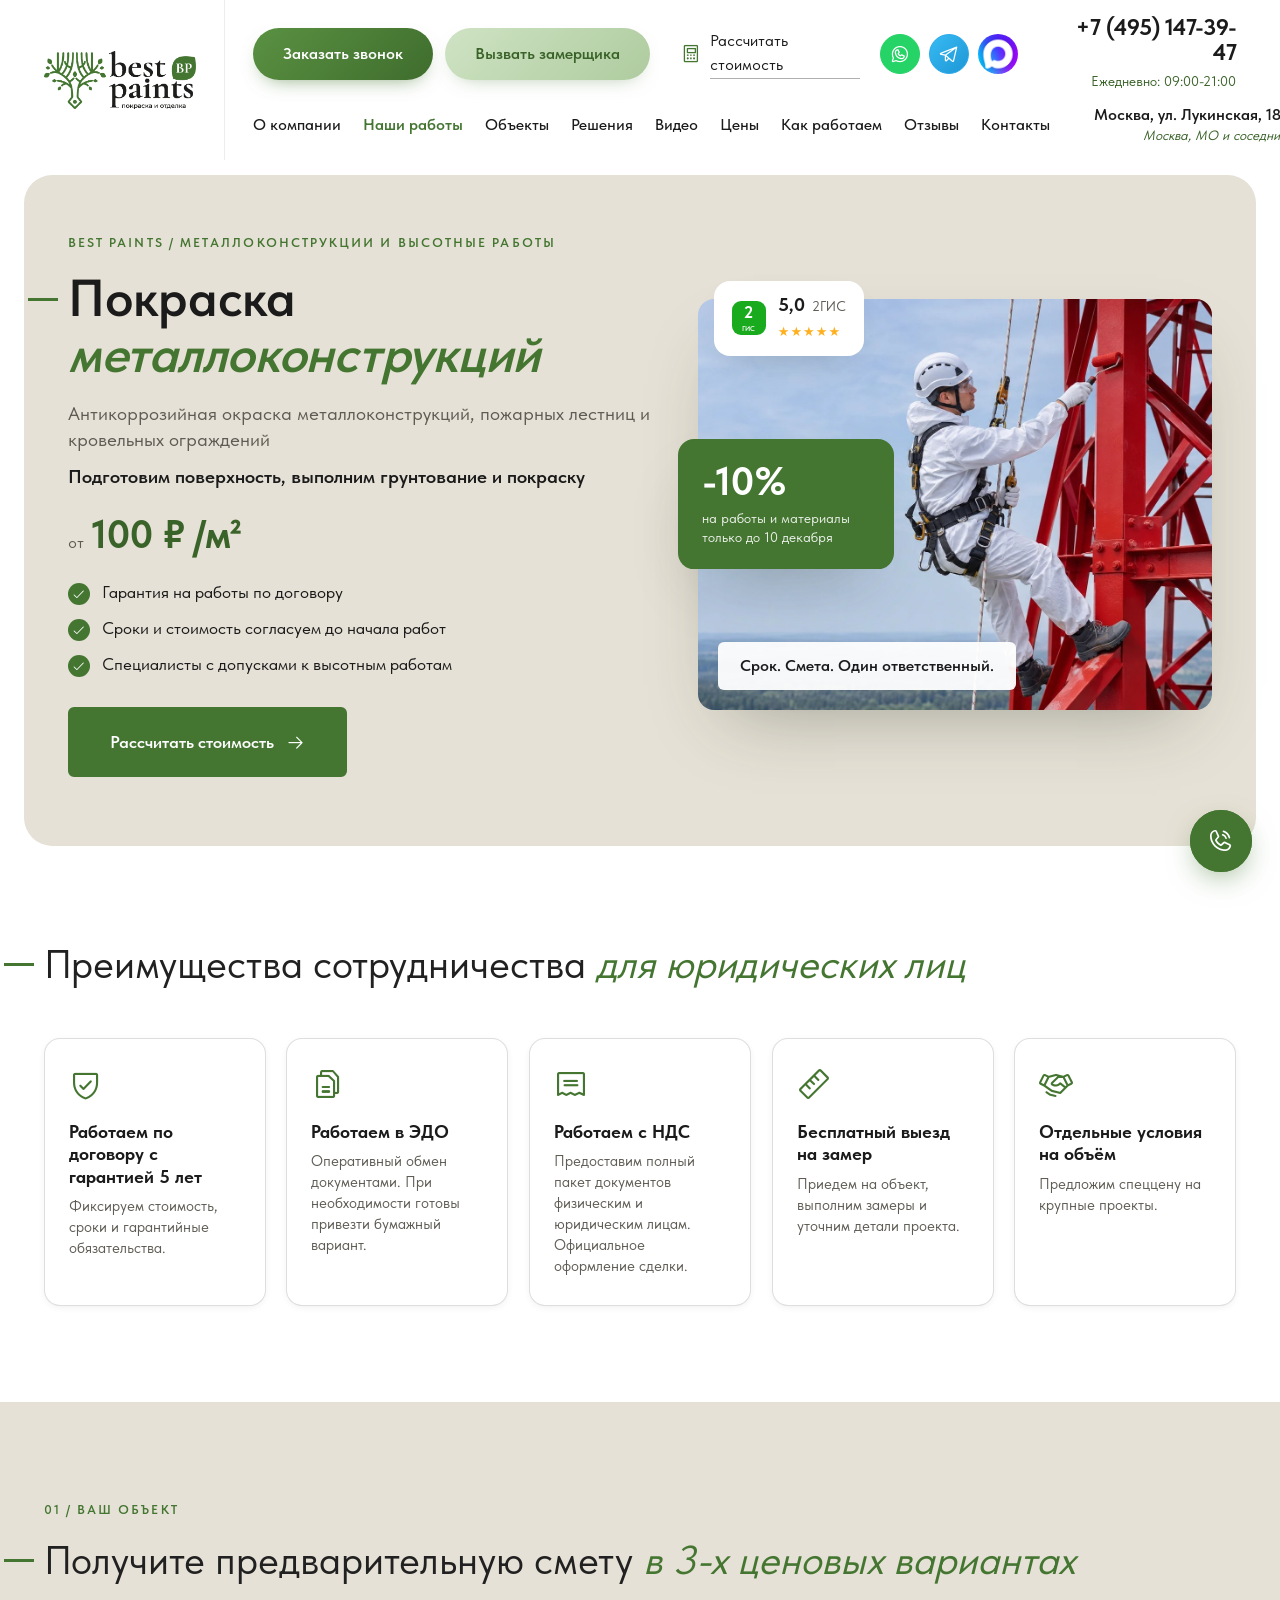
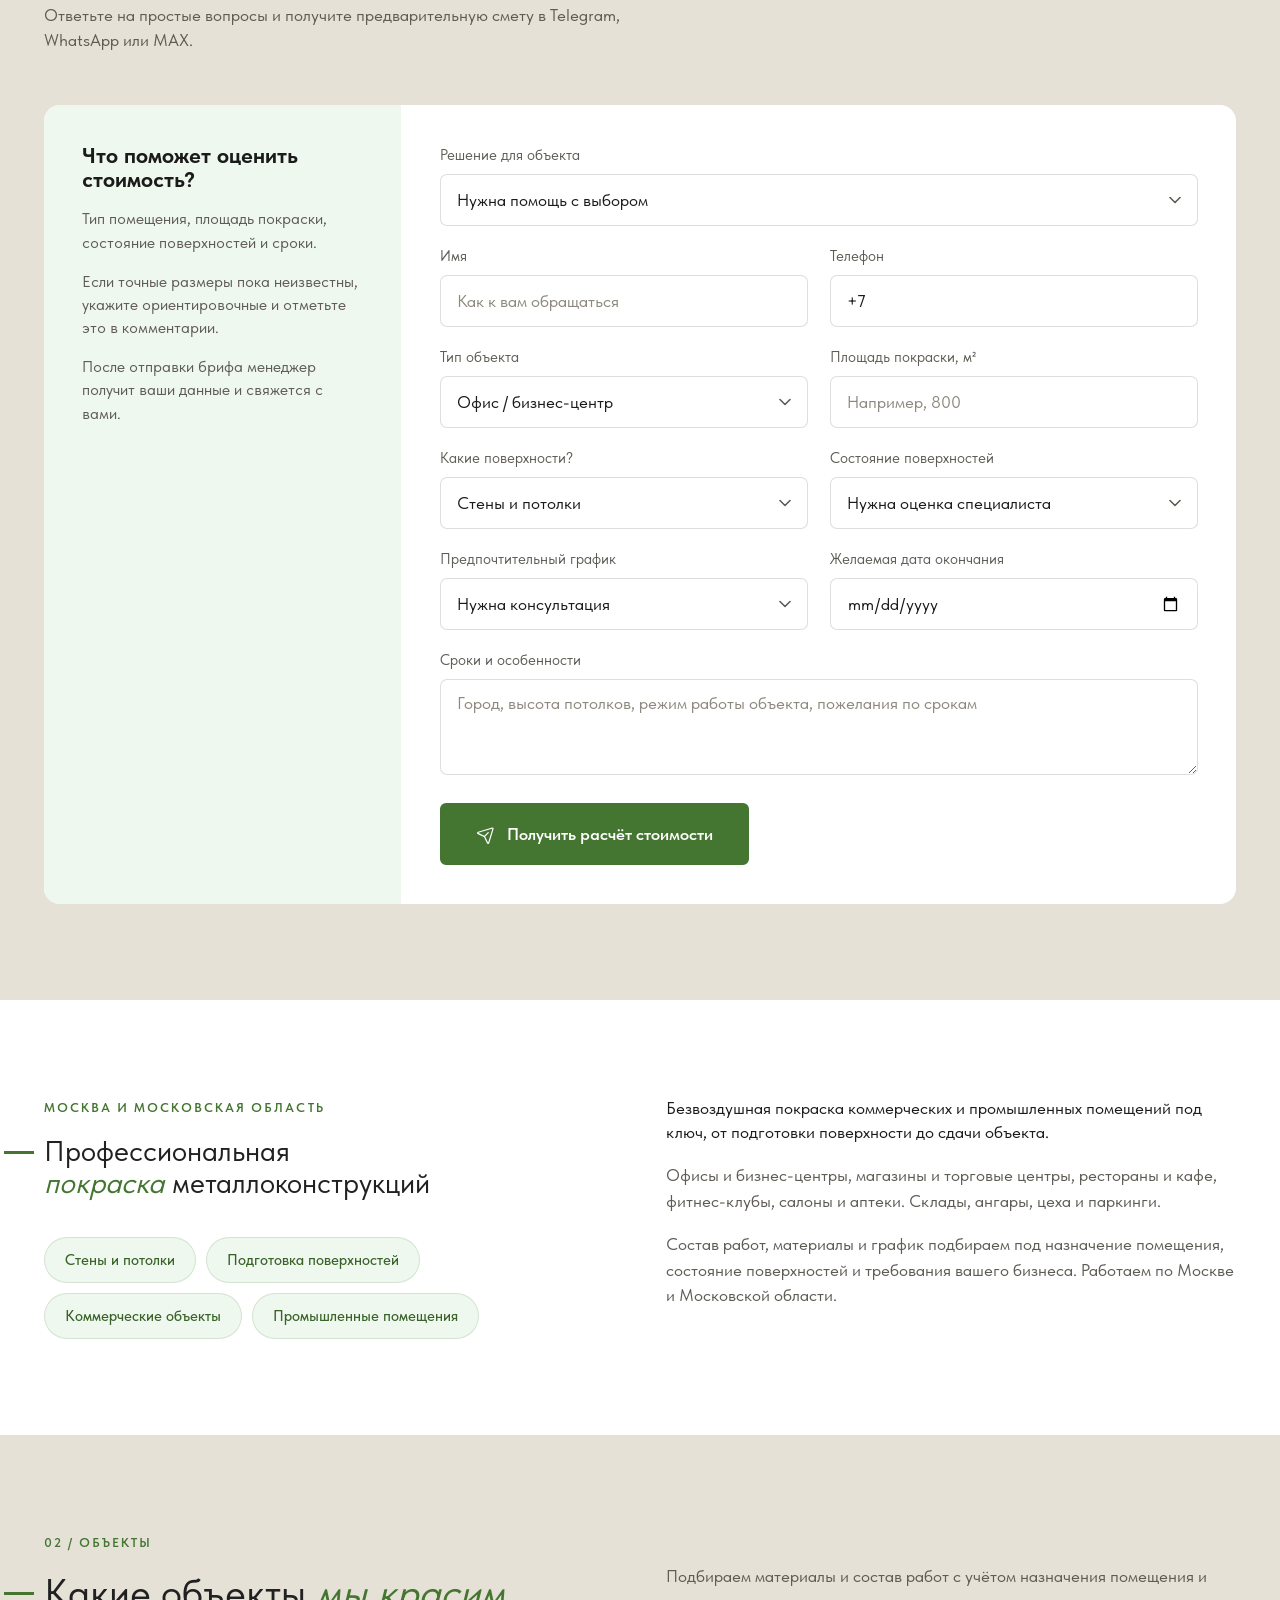
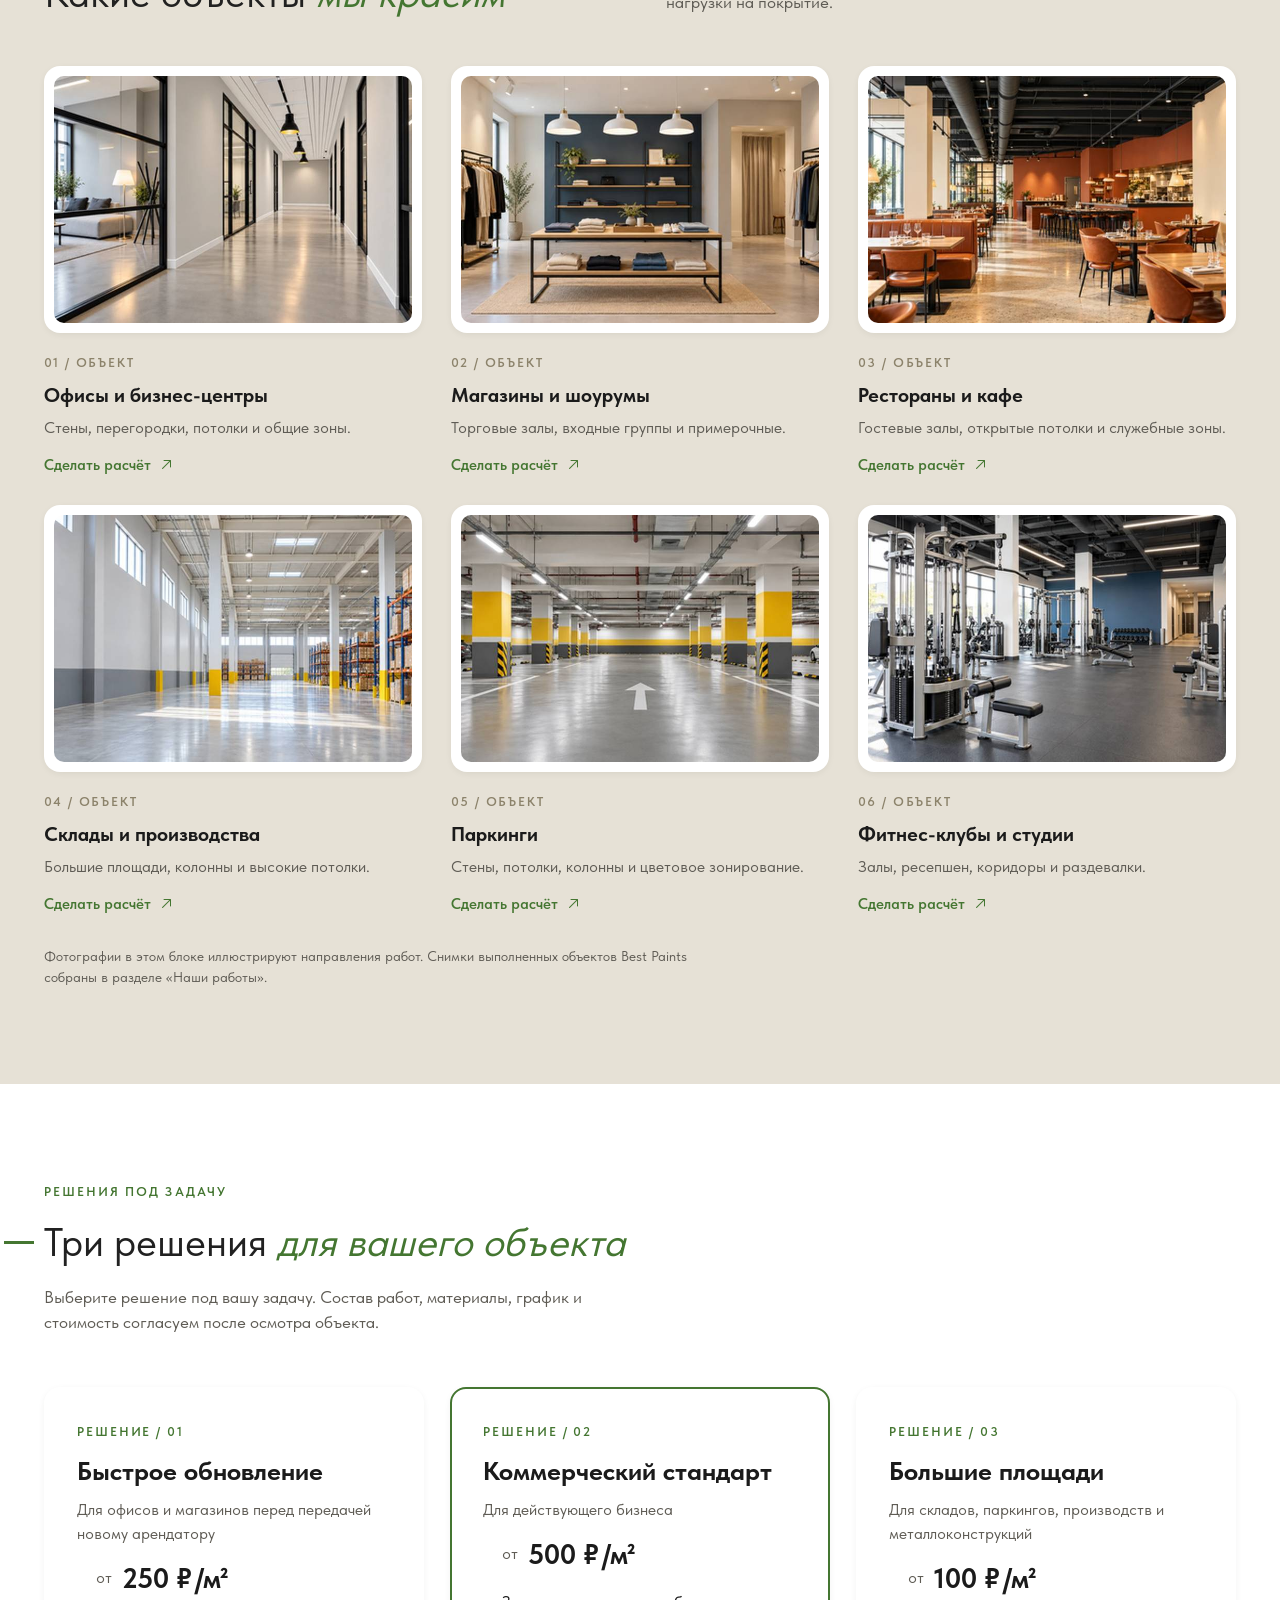
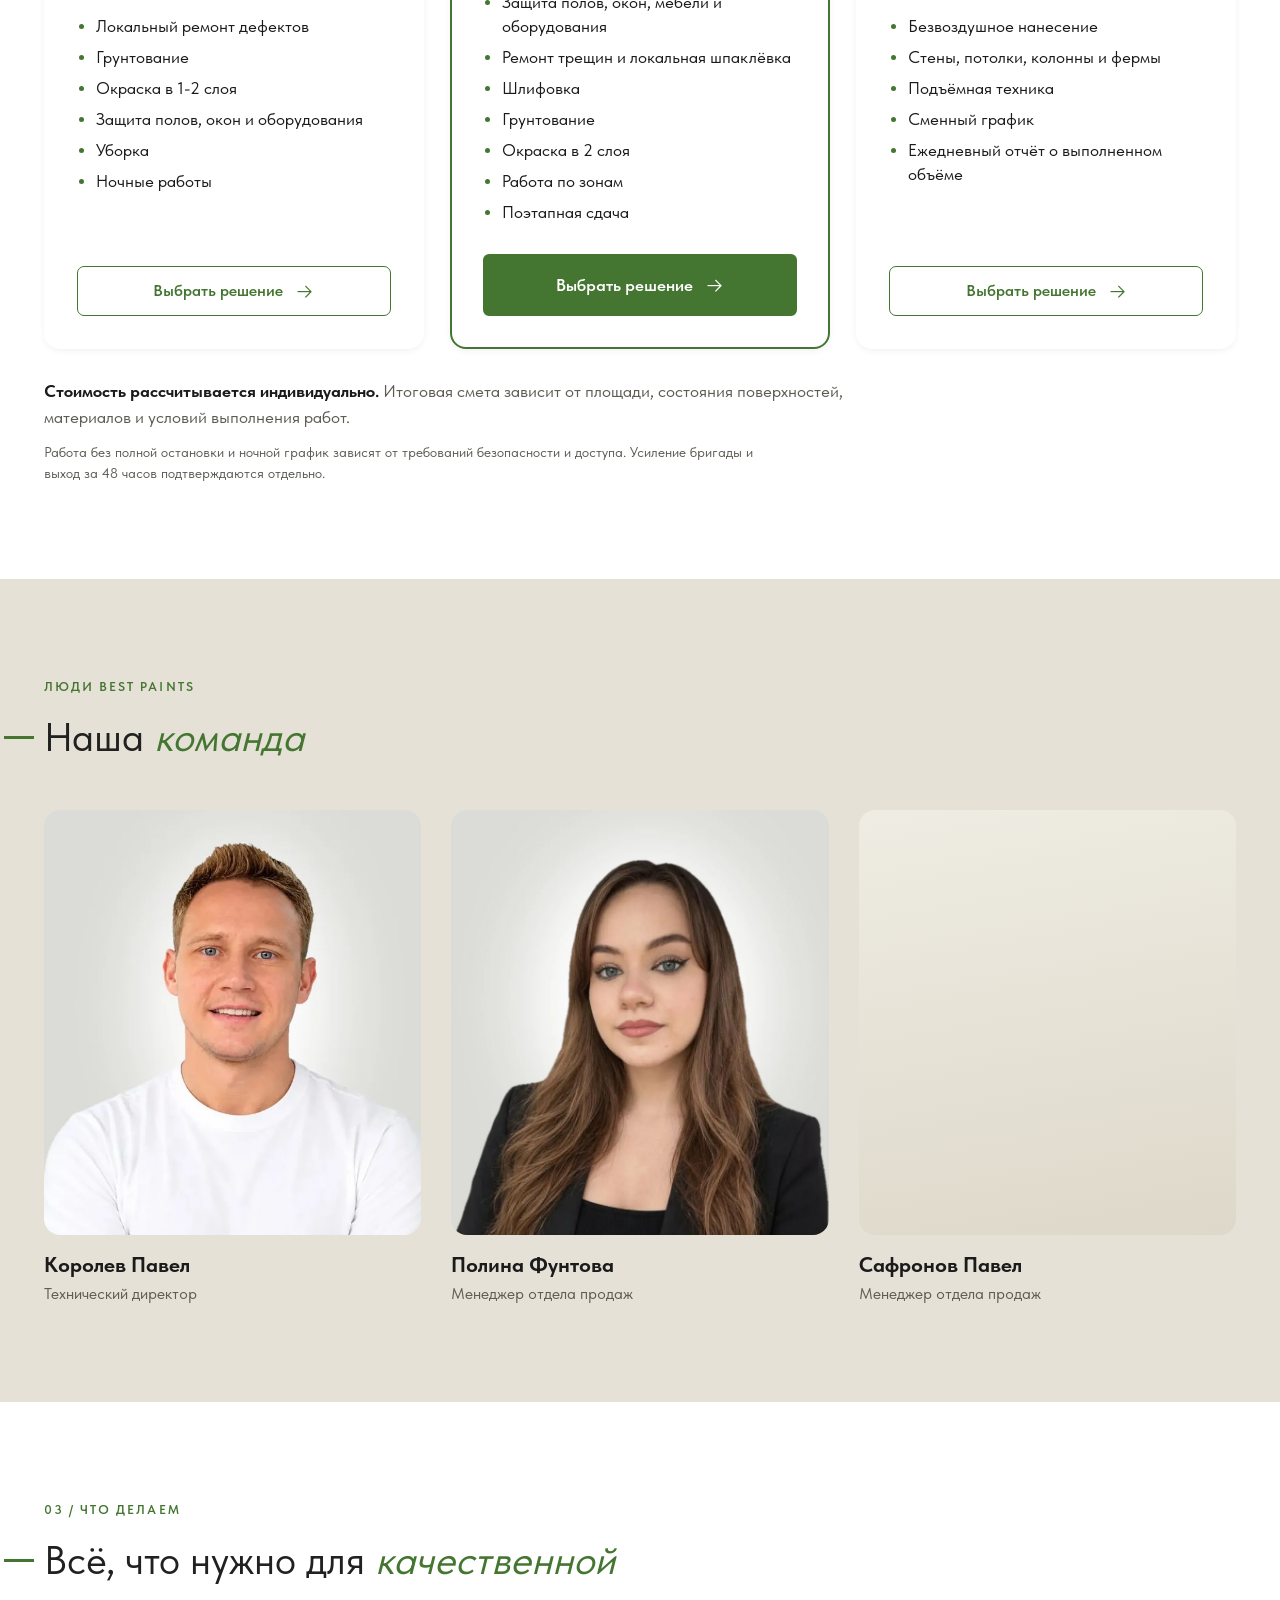
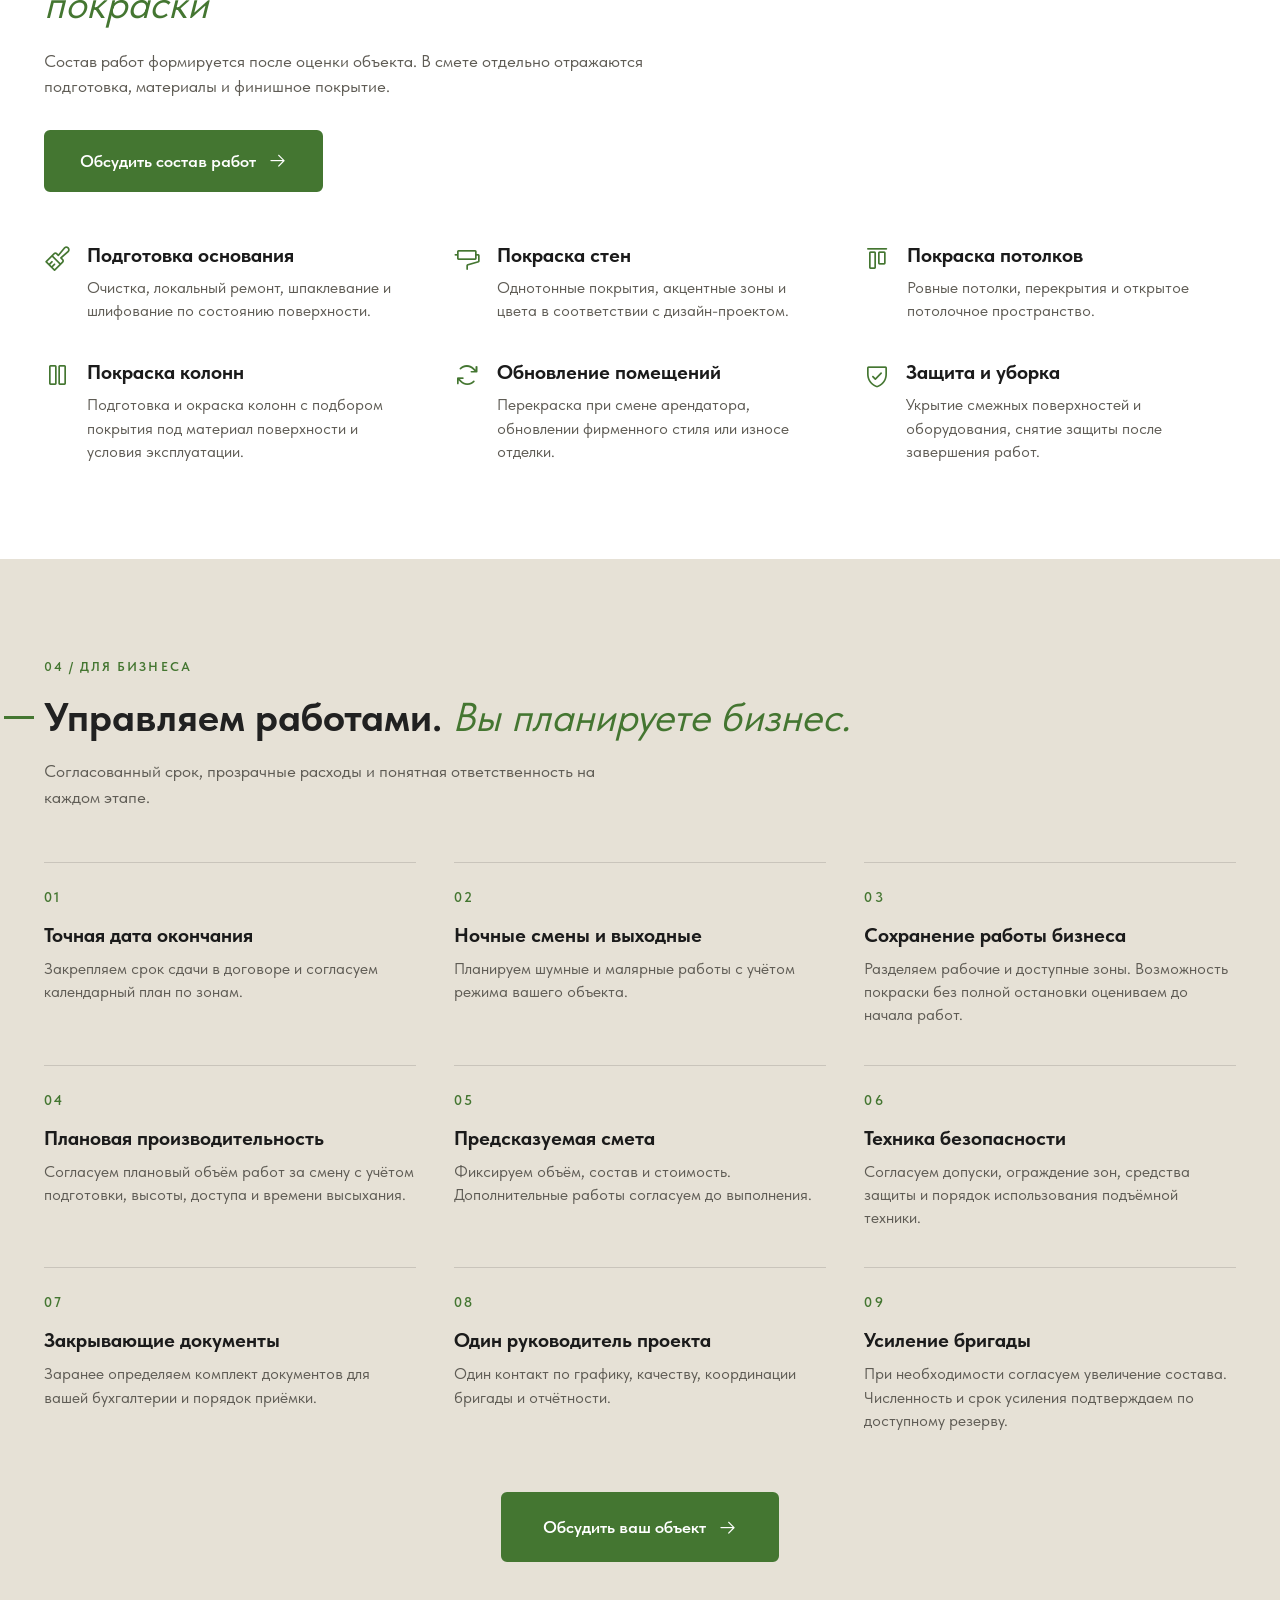
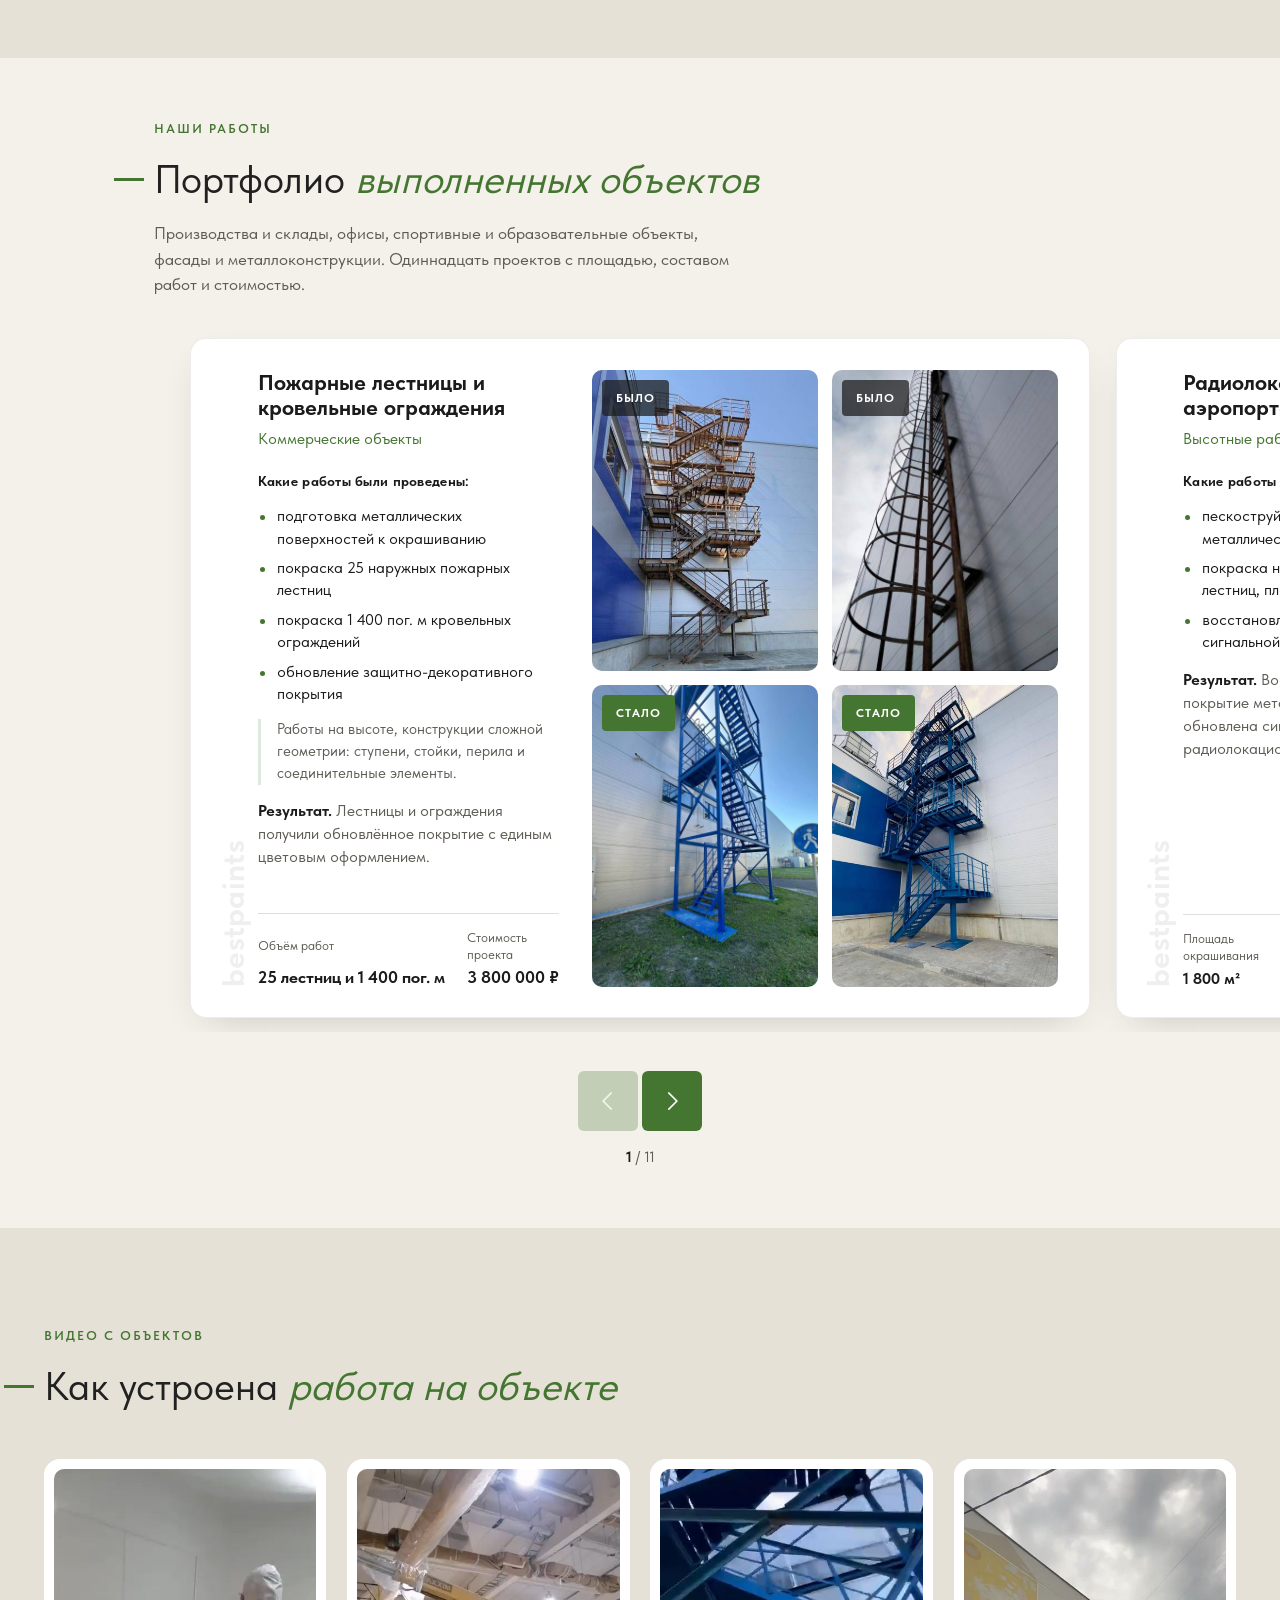
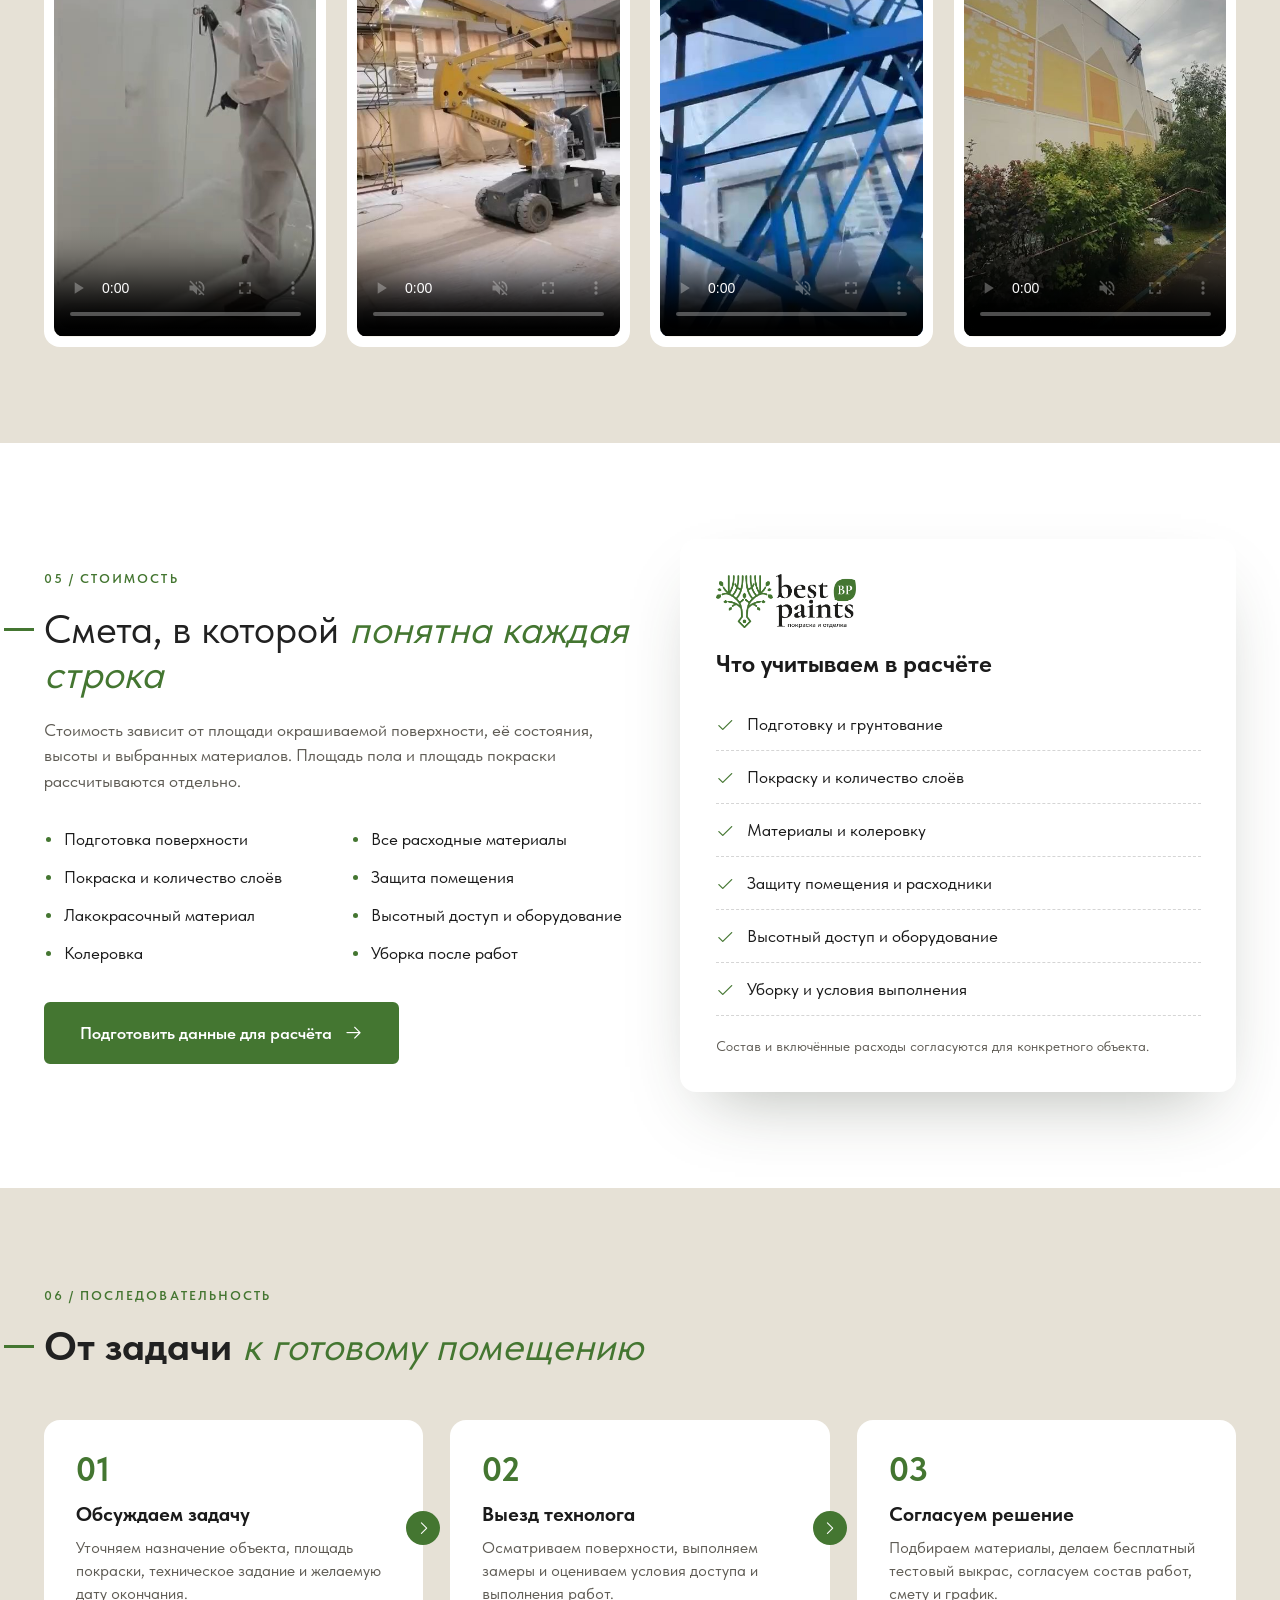
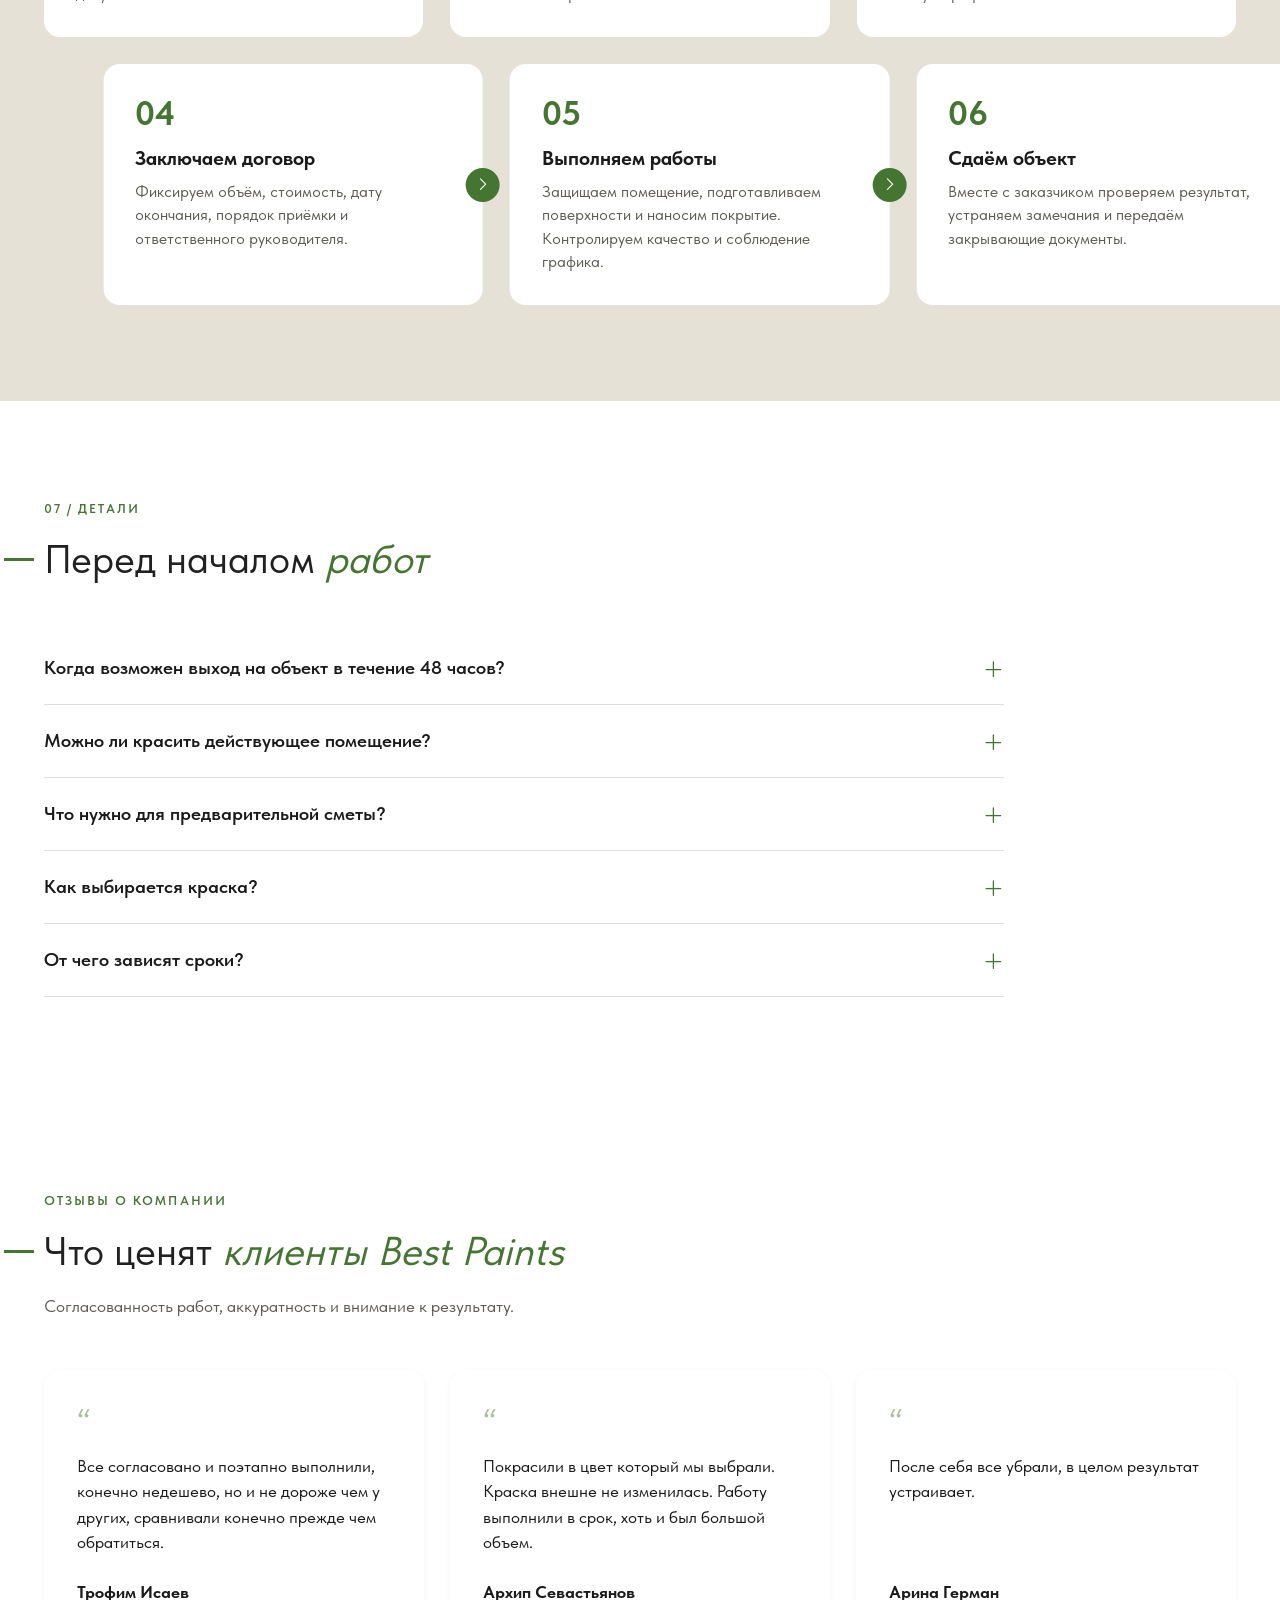
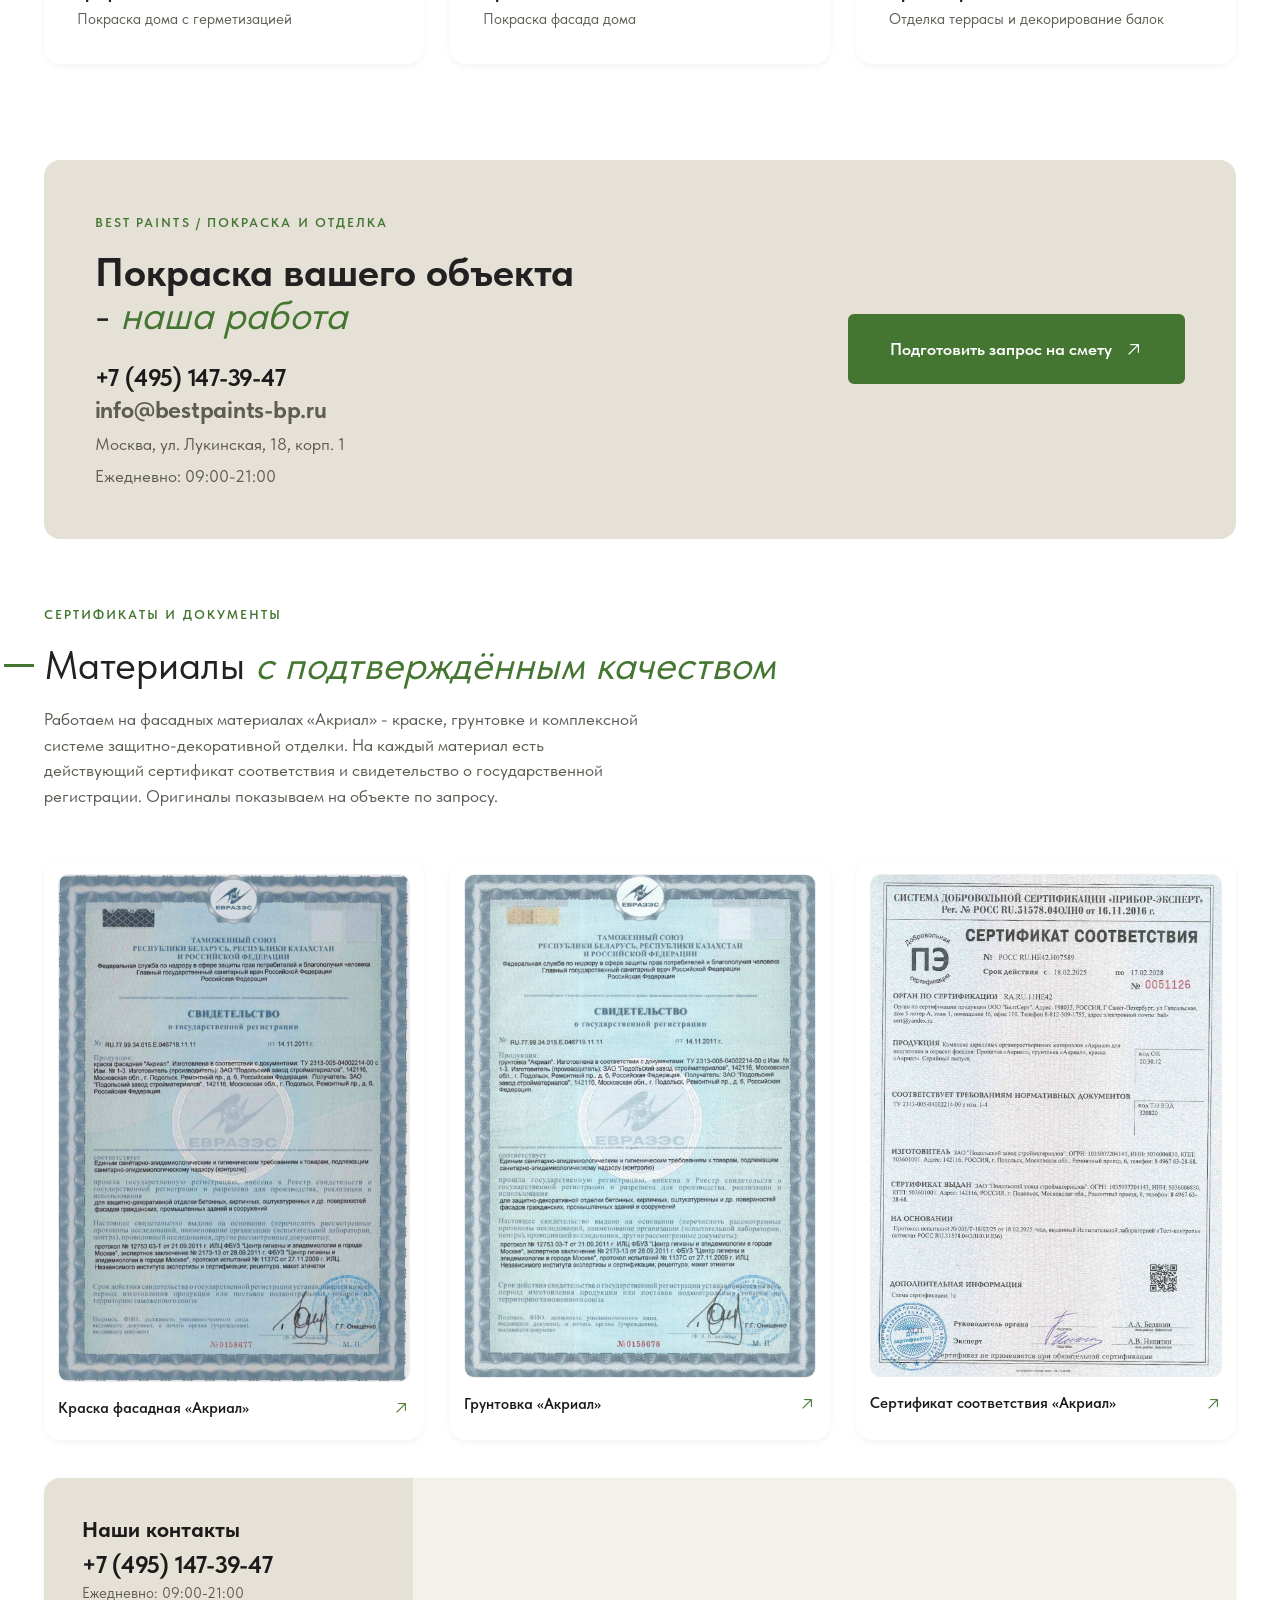
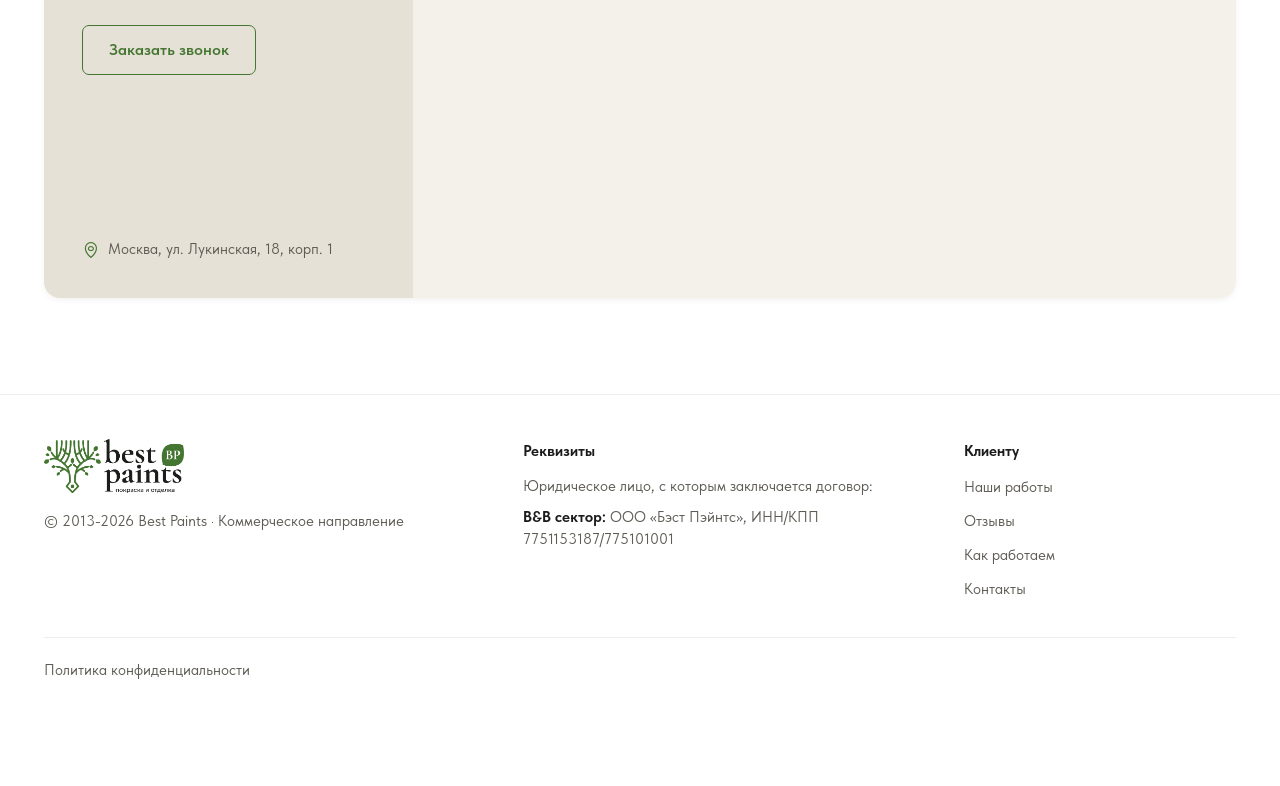
<file: pokraskametall/index.html>
<!doctype html>
<html lang="ru">
<head>
<meta charset="utf-8">
<script src="https://p.dmp.one/sync?stock_key=9d982f456693cc4183f818f12b6f2833" async referrerpolicy="no-referrer-when-downgrade" charset="UTF-8"></script>
<meta name="viewport" content="width=device-width, initial-scale=1">
<title>Покраска металлоконструкций в Москве и МО | Best Paints</title>
<meta name="description" content="Антикоррозийная окраска металлоконструкций, пожарных лестниц и кровельных ограждений. Подготовка поверхности, грунтование и покраска. Специалисты с допусками к высотным работам.">
<meta name="theme-color" content="#e6e1d6">
<link rel="icon" href="../assets/logo-bestpaints.png">

<meta property="og:type" content="website">
<meta property="og:title" content="Покраска металлоконструкций | Best Paints">
<meta property="og:description" content="Металлоконструкции, пожарные лестницы и кровельные ограждения. Фиксируем объём, дату окончания и стоимость в договоре.">
<meta property="og:image" content="../assets/logo-bestpaints.png">

<link rel="preload" href="../assets/fonts/TildaSans-VF.woff2" as="font" type="font/woff2" crossorigin>
<link rel="stylesheet" href="../assets/fonts/phosphor.css">
<link rel="stylesheet" href="../assets/styles.css">

<script>
  window.uao_settings = {
    interval: 15,
    checkInterval: 5,
    ym: 114048938,
    ym_period_goal_prefix: 'ym_prefix',
    ym_skip_seconds: [45, 75],
    data_layer_prefix: 'dl_prefix',
    callback: function (seconds) { },
  }

  function _typeof(obj) { "@babel/helpers - typeof"; return _typeof = "function" == typeof Symbol && "symbol" == typeof Symbol.iterator ? function (obj) { return typeof obj; } : function (obj) { return obj && "function" == typeof Symbol && obj.constructor === Symbol && obj !== Symbol.prototype ? "symbol" : typeof obj; }, _typeof(obj); }
  function _classCallCheck(instance, Constructor) { if (!(instance instanceof Constructor)) { throw new TypeError("Cannot call a class as a function"); } }
  function _defineProperties(target, props) { for (var i = 0; i < props.length; i++) { var descriptor = props[i]; descriptor.enumerable = descriptor.enumerable || false; descriptor.configurable = true; if ("value" in descriptor) descriptor.writable = true; Object.defineProperty(target, _toPropertyKey(descriptor.key), descriptor); } }
  function _createClass(Constructor, protoProps, staticProps) { if (protoProps) _defineProperties(Constructor.prototype, protoProps); if (staticProps) _defineProperties(Constructor, staticProps); Object.defineProperty(Constructor, "prototype", { writable: false }); return Constructor; }
  function _defineProperty(obj, key, value) { key = _toPropertyKey(key); if (key in obj) { Object.defineProperty(obj, key, { value: value, enumerable: true, configurable: true, writable: true }); } else { obj[key] = value; } return obj; }
  function _toPropertyKey(arg) { var key = _toPrimitive(arg, "string"); return _typeof(key) === "symbol" ? key : String(key); }
  function _toPrimitive(input, hint) { if (_typeof(input) !== "object" || input === null) return input; var prim = input[Symbol.toPrimitive]; if (prim !== undefined) { var res = prim.call(input, hint || "default"); if (_typeof(res) !== "object") return res; throw new TypeError("@@toPrimitive must return a primitive value."); } return (hint === "string" ? String : Number)(input); }
  UAO_COUNT = 'uao_count';
  UAO_GLOBAL_COUNT = 'uao_global_count';
  var UALoop = /*#__PURE__*/function () {
    function UALoop(goalInterval, checkInterval) {
      _classCallCheck(this, UALoop);
      _defineProperty(this, "uao_debugger", new UADebugger());
      this.id = Math.random().toString(36);
      this.goalInterval = goalInterval;
      this.checkInterval = checkInterval;
      this.uao_debugger.isEnabled = true;
    }
    _createClass(UALoop, [{
      key: "targetCount",
      get: function get() {
        return Math.ceil(this.goalInterval / this.checkInterval);
      }
    }, {
      key: "calculate",
      value: function calculate() {
        var _sessionStorage$getIt, _sessionStorage$getIt2;
        var currentCount = (_sessionStorage$getIt = +sessionStorage.getItem(UAO_COUNT)) !== null && _sessionStorage$getIt !== void 0 ? _sessionStorage$getIt : 0;
        currentCount = currentCount + 1;
        sessionStorage.setItem(UAO_COUNT, currentCount.toString());
        var globalCount = (_sessionStorage$getIt2 = +sessionStorage.getItem(UAO_GLOBAL_COUNT)) !== null && _sessionStorage$getIt2 !== void 0 ? _sessionStorage$getIt2 : 0;
        globalCount = globalCount + 1;
        sessionStorage.setItem(UAO_GLOBAL_COUNT, globalCount.toString());
        this.uao_debugger.log("".concat(currentCount, " / ").concat(this.targetCount));
        return currentCount === this.targetCount;
      }
    }]);
    return UALoop;
  }();
  var UAObserver = /*#__PURE__*/function () {
    function UAObserver(isLoggingEnabled) {
      _classCallCheck(this, UAObserver);
      _defineProperty(this, "events", ['touchmove', 'blur', 'focus', 'focusin', 'focusout', 'resize', 'scroll', 'click', 'dblclick', 'mousedown', 'mouseup', 'mousemove', 'mouseover', 'mouseout', 'mouseenter', 'mouseleave', 'change', 'select', 'submit', 'keydown', 'keypress', 'keyup', 'error', 'load'
        //'unload'
      ]);
      _defineProperty(this, "loop", void 0);
      _defineProperty(this, "uao_debugger", new UADebugger());
      _defineProperty(this, "settings", window.uao_settings);
      _defineProperty(this, "commit", false);
      if (isLoggingEnabled) this.uao_debugger.isEnabled = true;
    }
    _createClass(UAObserver, [{
      key: "loop",
      set: function set(value) {
        this.loop = value;
      }
    }, {
      key: "start",
      value: function start() {
        this.addListeners();
        this.init();
      }
    }, {
      key: "addListeners",
      value: function addListeners() {
        var _this = this;
        this.events.forEach(function (evtName) {
          window.addEventListener(evtName, function (e) {
            if (e.isTrusted) {
              _this.commit = true;
            }
          });
        });
      }
    }, {
      key: "init",
      value: function init() {
        this.loop = new UALoop(this.settings.interval, this.settings.checkInterval);
        //this.uao_debugger.log('init', this.loop.id)
        this.setInterval();
      }
    }, {
      key: "setInterval",
      value: function setInterval() {
        var _this2 = this;
        if (+sessionStorage.getItem(UAO_COUNT) <= 0) sessionStorage.setItem(UAO_COUNT, '0');
        if (+sessionStorage.getItem(UAO_GLOBAL_COUNT) <= 0) sessionStorage.setItem(UAO_GLOBAL_COUNT, '0');
        var interval = window.setInterval(function () {
          if (_this2.commit && _this2.loop.calculate()) {
            clearInterval(interval);
            if (_this2.settings) {
              //this.uao_debugger.log('Достижение интервала активности основной цели');

              var globalCount = sessionStorage.getItem(UAO_GLOBAL_COUNT);
              var globalSeconds = globalCount * _this2.settings.checkInterval;
              if (_this2.settings.callback) _this2.settings.callback(globalSeconds);
              if (_this2.settings.ym_period_goal_prefix && _this2.settings.ym && window.ym && (!_this2.settings.ym_skip_seconds || _this2.settings.ym_skip_seconds.indexOf(globalSeconds) === -1)) {
                //this.uao_debugger.log('Достижение интервала активности периодической цели');
                window.ym(_this2.settings.ym, 'reachGoal', "".concat(_this2.settings.ym_period_goal_prefix).concat(globalSeconds));
              }
              if (_this2.settings.data_layer_prefix && window.dataLayer) {
                window.dataLayer.push({
                  event: "".concat(_this2.settings.data_layer_prefix).concat(globalSeconds)
                });
              }
            }
            sessionStorage.setItem(UAO_COUNT, '0');
            _this2.init();
          }
          _this2.commit = false;
        }, this.loop.checkInterval * 1000);
      }
    }]);
    return UAObserver;
  }();
  var UADebugger = /*#__PURE__*/function () {
    function UADebugger() {
      _classCallCheck(this, UADebugger);
      _defineProperty(this, "isEnabled", false);
    }
    _createClass(UADebugger, [{
      key: "isEnabled",
      set: function set(value) {
        this.isEnabled = value;
      }
    }, {
      key: "log",
      value: function log(message) {
        var _console;
        for (var _len = arguments.length, args = new Array(_len > 1 ? _len - 1 : 0), _key = 1; _key < _len; _key++) {
          args[_key - 1] = arguments[_key];
        }
        if (this.isEnabled) (_console = console).log.apply(_console, [message].concat(args));
      }
    }]);
    return UADebugger;
  }();
  new UAObserver(true).start();
</script>
</head>

<body id="top">

<!-- ======================================================================
     ШАПКА - структура по макету «НОВА», цвета Best Paints
     ряд 1: логотип | две кнопки-таблетки | быстрые ссылки | телефон
     ряд 2: меню | адрес
     ====================================================================== -->
<header class="hdr" id="hdr">
  <div class="wrap hdr__in">

    <a class="hdr__logo" href="#top" aria-label="Best Paints, на главную">
      <img src="../assets/logo-bestpaints.png" alt="Best Paints, покраска и отделка" width="535" height="205">
    </a>

    <div class="hdr__r1">
      <div class="hdr__cta">
        <button class="hdr__pill" type="button" data-modal-open>Заказать звонок</button>
        <button class="hdr__pill hdr__pill--2" type="button" data-modal-open="technologist">Вызвать замерщика</button>
      </div>

      <div class="hdr__quick">
        <a href="#estimate"><i class="ph ph-calculator" aria-hidden="true"></i><span>Рассчитать стоимость</span></a>
      </div>

      <div class="hdr__msg">
        <a class="hdr__msg--wa" href="https://wa.me/79362430591" target="_blank" rel="noopener" aria-label="Написать в WhatsApp">
          <i class="ph ph-whatsapp-logo" aria-hidden="true"></i>
        </a>
        <a class="hdr__msg--tg" href="https://t.me/+79362430591" target="_blank" rel="noopener" aria-label="Написать в Telegram">
          <i class="ph ph-telegram-logo" aria-hidden="true"></i>
        </a>
        <!-- у MAX нет фирменной иконки в Phosphor (слишком новый мессенджер) -
             логотип взят с max.ru/apple-touch-icon.png -->
        <a class="hdr__msg--max" href="https://max.ru/u/f9LHodD0cOJbqw_KXwoUQr9tVkbRtl4D8BnzQSeBSvZsP31yvSotc_RxgAs" target="_blank" rel="noopener" aria-label="Написать в MAX">
          <img src="../assets/img/icon-max.png" alt="" width="40" height="40">
        </a>
      </div>

      <div class="hdr__phone">
        <a href="tel:+74951473947"><b>+7 (495) 147-39-47</b></a>
        <small>Ежедневно: 09:00-21:00</small>
      </div>
    </div>

    <div class="hdr__r2">
      <nav class="hdr__nav" aria-label="Основное меню">
        <a href="#about">О компании</a>
        <a href="#works" class="is-accent">Наши работы</a>
        <a href="#objects">Объекты</a>
        <a href="#packages">Решения</a>
        <a href="#video">Видео</a>
        <a href="#price">Цены</a>
        <a href="#process">Как работаем</a>
        <a href="#reviews">Отзывы</a>
        <a href="#contacts">Контакты</a>
      </nav>

      <a class="hdr__addr" href="https://yandex.ru/maps/org/145742352470/" target="_blank" rel="noopener">
        <b>Москва, ул. Лукинская, 18, корп. 1</b>
        <small>Москва, МО и соседние области</small>
      </a>
    </div>

    <div class="hdr__mob">
      <a class="hdr__icobtn" href="tel:+74951473947" aria-label="Позвонить"><i class="ph ph-phone" aria-hidden="true"></i></a>
      <button class="hdr__icobtn burger" id="burger" type="button" aria-expanded="false" aria-controls="mobnav" aria-label="Меню">
        <span></span><span></span><span></span>
      </button>
    </div>

  </div>
</header>

<nav class="mobnav" id="mobnav" aria-label="Мобильное меню">
  <a class="mobnav__link" href="#works">Наши работы <i class="ph ph-arrow-up-right" aria-hidden="true"></i></a>
  <a class="mobnav__link" href="#objects">Объекты <i class="ph ph-arrow-up-right" aria-hidden="true"></i></a>
  <a class="mobnav__link" href="#packages">Решения <i class="ph ph-arrow-up-right" aria-hidden="true"></i></a>
  <a class="mobnav__link" href="#video">Видео <i class="ph ph-arrow-up-right" aria-hidden="true"></i></a>
  <a class="mobnav__link" href="#price">Цены <i class="ph ph-arrow-up-right" aria-hidden="true"></i></a>
  <a class="mobnav__link" href="#process">Как работаем <i class="ph ph-arrow-up-right" aria-hidden="true"></i></a>
  <a class="mobnav__link" href="#reviews">Отзывы <i class="ph ph-arrow-up-right" aria-hidden="true"></i></a>
  <a class="mobnav__link" href="#contacts">Контакты <i class="ph ph-arrow-up-right" aria-hidden="true"></i></a>

  <div class="mobnav__foot">
    <a class="btn btn--block" href="#estimate">Подготовить запрос на смету</a>
    <button class="btn btn--outline btn--block" type="button" data-modal-open>Заказать звонок</button>
    <p class="meta">
      +7 (495) 147-39-47<br>
      Москва, ул. Лукинская, 18, корп. 1<br>
      Ежедневно: 09:00-21:00
    </p>
  </div>
</nav>

<main>

<!-- ====================== ПЕРВЫЙ ЭКРАН ====================== -->
<section class="hero">
  <div class="wrap hero__grid">

    <div class="reveal">
      <span class="eyebrow">Best Paints / Металлоконструкции и высотные работы</span>
      <h1 class="h1 dashed">Покраска <em class="accent">металлоконструкций</em></h1>

      <p class="hero__lead">Антикоррозийная окраска металлоконструкций, пожарных лестниц и кровельных ограждений</p>
      <p class="hero__strong">Подготовим поверхность, выполним грунтование и покраску</p>

      <p class="hero__price"><span class="hero__price-pre">от</span><b>100 ₽</b><span class="hero__price-unit">/м²</span></p>

      <ul class="hero__checks">
        <li><span class="check-badge"><i class="ph ph-check" aria-hidden="true"></i></span>Гарантия на работы по договору</li>
        <li><span class="check-badge"><i class="ph ph-check" aria-hidden="true"></i></span>Сроки и стоимость согласуем до начала работ</li>
        <li><span class="check-badge"><i class="ph ph-check" aria-hidden="true"></i></span>Специалисты с допусками к высотным работам</li>
      </ul>

      <div class="hero__cta">
        <a class="btn btn--lg" href="#estimate">
          Рассчитать стоимость
          <i class="ph ph-arrow-right" aria-hidden="true"></i>
        </a>
      </div>
    </div>

    <div class="hero__media reveal" style="--d:120ms">
      <div class="ratings ratings--left">
        <!-- ССЫЛКА: подставьте адрес карточки компании в 2ГИС и замените div на <a href="..."> -->
        <div class="rating">
          <span class="rating__mark rating__mark--gis" aria-hidden="true">2<i>ГИС</i></span>
          <span>
            <span class="rating__val"><b>5,0</b><span>2ГИС</span></span>
            <span class="rating__stars" aria-hidden="true">★★★★★</span>
          </span>
        </div>
      </div>
      <img src="../assets/img/hero-metall.jpg"
           alt="Промышленный альпинист Best Paints красит валиком металлическую опору на высоте"
           width="1176" height="941" fetchpriority="high" decoding="async">
      <div class="hero__promo">
        <b>-10%</b>
        <p>на работы и материалы<br>только до 10 декабря</p>
      </div>
      <p class="hero__tag">Срок. Смета. Один ответственный.</p>
    </div>

  </div>
</section>


<!-- ====================== ПРЕИМУЩЕСТВА ДЛЯ ЮРЛИЦ ====================== -->
<section class="section" id="legal">
  <div class="wrap">

    <div class="sec-head reveal">
      <h2 class="h2 dashed">Преимущества сотрудничества <em class="accent">для юридических лиц</em></h2>
    </div>

    <div class="perks">
      <div class="perks__item reveal">
        <i class="ph ph-shield-check" aria-hidden="true"></i>
        <h3>Работаем по договору с гарантией 5 лет</h3>
        <p>Фиксируем стоимость, сроки и гарантийные обязательства.</p>
      </div>
      <div class="perks__item reveal" style="--d:60ms">
        <i class="ph ph-files" aria-hidden="true"></i>
        <h3>Работаем в ЭДО</h3>
        <p>Оперативный обмен документами. При необходимости готовы привезти бумажный вариант.</p>
      </div>
      <div class="perks__item reveal" style="--d:120ms">
        <i class="ph ph-receipt" aria-hidden="true"></i>
        <h3>Работаем с НДС</h3>
        <p>Предоставим полный пакет документов физическим и юридическим лицам. Официальное оформление сделки.</p>
      </div>
      <div class="perks__item reveal" style="--d:180ms">
        <i class="ph ph-ruler" aria-hidden="true"></i>
        <h3>Бесплатный выезд на замер</h3>
        <p>Приедем на объект, выполним замеры и уточним детали проекта.</p>
      </div>
      <div class="perks__item reveal" style="--d:240ms">
        <i class="ph ph-handshake" aria-hidden="true"></i>
        <h3>Отдельные условия на объём</h3>
        <p>Предложим спеццену на крупные проекты.</p>
      </div>
    </div>

  </div>
</section>


<!-- ====================== БРИФ ====================== -->
<section class="section section--warm" id="estimate">
  <div class="wrap">

    <div class="sec-head reveal">
      <span class="eyebrow">01 / Ваш объект</span>
      <h2 class="h2 dashed">Получите предварительную смету <em class="accent">в 3-х ценовых вариантах</em></h2>
      <p class="body">
        Ответьте на простые вопросы и получите предварительную смету
        в Telegram, WhatsApp или MAX.
      </p>
    </div>

    <div class="brief reveal">

      <aside class="brief__aside">
        <h3>Что поможет оценить стоимость?</h3>
        <p>Тип помещения, площадь покраски, состояние поверхностей и сроки.</p>
        <p>Если точные размеры пока неизвестны, укажите ориентировочные и отметьте это в комментарии.</p>
        <p>Форма создаёт бриф на вашем устройстве. После нажатия откроется Telegram с готовым сообщением — отправьте его в чате.</p>
      </aside>

      <form class="brief__form" id="brief-form">
        <div class="fields">
          <div class="field field--full">
            <label for="f-pack">Решение для объекта</label>
            <select id="f-pack" name="Решение">
              <option>Нужна помощь с выбором</option>
              <option>Быстрое обновление</option>
              <option>Коммерческий стандарт</option>
              <option>Большие площади</option>
            </select>
          </div>
          <div class="field">
            <label for="f-name">Имя</label>
            <input id="f-name" name="Имя" type="text" autocomplete="name" placeholder="Как к вам обращаться" required>
          </div>
          <div class="field">
            <label for="f-phone">Телефон</label>
            <input id="f-phone" name="Телефон" type="tel" inputmode="tel" autocomplete="tel" minlength="10" placeholder="+7 (___) ___-__-__" required>
          </div>
          <div class="field">
            <label for="f-type">Тип объекта</label>
            <select id="f-type" name="Тип объекта">
              <option>Офис / бизнес-центр</option>
              <option>Магазин / шоурум</option>
              <option>Ресторан / кафе</option>
              <option>Склад / производство</option>
              <option>Паркинг</option>
              <option>Фитнес-клуб / студия</option>
              <option>Другой объект</option>
            </select>
          </div>
          <div class="field">
            <label for="f-area">Площадь покраски, м²</label>
            <input id="f-area" name="Площадь покраски, м²" type="number" min="0" step="1" inputmode="numeric" placeholder="Например, 800">
          </div>
          <div class="field">
            <label for="f-surf">Какие поверхности?</label>
            <select id="f-surf" name="Поверхности">
              <option>Стены и потолки</option>
              <option>Только стены</option>
              <option>Только потолки</option>
              <option>Стены, потолки и колонны</option>
            </select>
          </div>
          <div class="field">
            <label for="f-state">Состояние поверхностей</label>
            <select id="f-state" name="Состояние поверхностей">
              <option>Нужна оценка специалиста</option>
              <option>Подготовлено к покраске</option>
              <option>Нужен локальный ремонт</option>
              <option>Нужна полная подготовка</option>
            </select>
          </div>
          <div class="field">
            <label for="f-sched">Предпочтительный график</label>
            <select id="f-sched" name="График">
              <option>Нужна консультация</option>
              <option>Ночью</option>
              <option>По выходным</option>
              <option>Днём, по зонам</option>
              <option>Сменный график</option>
            </select>
          </div>
          <div class="field">
            <label for="f-date">Желаемая дата окончания</label>
            <input id="f-date" name="Желаемая дата окончания" type="date">
          </div>
          <div class="field field--full">
            <label for="f-note">Сроки и особенности</label>
            <textarea id="f-note" name="Комментарий" placeholder="Город, высота потолков, режим работы объекта, пожелания по срокам"></textarea>
          </div>
        </div>

        <div class="brief__actions">
          <button class="btn" type="submit" id="brief-send">
            <i class="ph ph-paper-plane-tilt" aria-hidden="true"></i> Получить расчёт стоимости
          </button>
        </div>

        <div class="brief__thanks" id="brief-confirmation" role="status" aria-live="polite" hidden>
          <strong>Спасибо! Бриф подготовлен.</strong>
          <p>Отправьте сообщение в открывшемся чате Telegram, чтобы мы получили заявку.</p>
        </div>
      </form>

      <script>
      (function () {
        function initBrief() {
          var form = document.getElementById('brief-form');
          var confirmation = document.getElementById('brief-confirmation');
          if (!form || !confirmation || form.dataset.briefReady) return;
          form.dataset.briefReady = '1';
          form.addEventListener('submit', function (event) {
            event.preventDefault();
            if (!form.reportValidity()) return;
            var lines = ['Запрос на смету. Best Paints', ''];
            Array.prototype.forEach.call(form.elements, function (field) {
              if (!field.name) return;
              var value = (field.value || '').trim();
              if (!value) return;
              if (field.type === 'date') {
                var parts = value.split('-');
                value = parts[2] + '.' + parts[1] + '.' + parts[0];
              }
              lines.push(field.name + ': ' + value);
            });
            lines.push('', 'Отправлено с сайта Best Paints');
            var url = 'https://t.me/bestpaints_bp?text=' + encodeURIComponent(lines.join('\n'));
            confirmation.hidden = false;
            var chat = window.open(url, '_blank');
            if (chat) chat.opener = null;
            confirmation.scrollIntoView({block:'nearest',behavior:'smooth'});
          });
        }
        if (document.readyState === 'loading') document.addEventListener('DOMContentLoaded', initBrief);
        else initBrief();
      })();
      </script>

    </div>
  </div>
</section>


<!-- ====================== ВВОДНЫЙ БЛОК ====================== -->
<section class="section" id="about">
  <div class="wrap split">

    <div class="reveal">
      <span class="eyebrow">Москва и Московская область</span>
      <h2 class="h2 dashed" style="font-size:clamp(20px, 2.3vw, 33px)">Профессиональная <em class="accent">покраска</em>&nbsp;металлоконструкций</h2>
      <div class="chips" style="margin-top:38px">
        <span class="chip">Стены и потолки</span>
        <span class="chip">Подготовка поверхностей</span>
        <span class="chip">Коммерческие объекты</span>
        <span class="chip">Промышленные помещения</span>
      </div>
    </div>

    <div class="split__text reveal" style="--d:100ms">
      <p class="lead">
        Безвоздушная покраска коммерческих и промышленных помещений под ключ,
        от подготовки поверхности до сдачи объекта.
      </p>
      <p class="body">
        Офисы и бизнес-центры, магазины и торговые центры, рестораны и кафе,
        фитнес-клубы, салоны и аптеки. Склады, ангары, цеха и паркинги.
      </p>
      <p class="body">
        Состав работ, материалы и график подбираем под назначение помещения,
        состояние поверхностей и требования вашего бизнеса. Работаем по Москве
        и Московской области.
      </p>
    </div>

  </div>
</section>


<!-- ====================== ОБЪЕКТЫ ====================== -->
<section class="section section--warm" id="objects">
  <div class="wrap">

    <div class="sec-head split reveal">
      <div>
        <span class="eyebrow">02 / Объекты</span>
        <h2 class="h2 dashed">Какие объекты <em class="accent">мы красим</em></h2>
      </div>
      <p class="body" style="align-self:end">
        Подбираем материалы и состав работ с учётом назначения помещения
        и нагрузки на покрытие.
      </p>
    </div>

    <div class="cards">

      <article class="card reveal">
        <div class="card__frame">
          <img src="../assets/img/obj-office.jpg" alt="Офисный коридор со стеклянными перегородками"
               width="760" height="475" loading="lazy" decoding="async">
        </div>
        <div class="card__cap">
          <span class="card__num">01 / Объект</span>
          <h3>Офисы и бизнес-центры</h3>
          <p>Стены, перегородки, потолки и общие зоны.</p>
          <a class="link-arrow" href="#estimate">Сделать расчёт <i class="ph ph-arrow-up-right" aria-hidden="true"></i></a>
        </div>
      </article>

      <article class="card reveal" style="--d:70ms">
        <div class="card__frame">
          <img src="../assets/img/obj-retail.jpg" alt="Торговый зал магазина"
               width="760" height="475" loading="lazy" decoding="async">
        </div>
        <div class="card__cap">
          <span class="card__num">02 / Объект</span>
          <h3>Магазины и шоурумы</h3>
          <p>Торговые залы, входные группы и примерочные.</p>
          <a class="link-arrow" href="#estimate">Сделать расчёт <i class="ph ph-arrow-up-right" aria-hidden="true"></i></a>
        </div>
      </article>

      <article class="card reveal" style="--d:140ms">
        <div class="card__frame">
          <img src="../assets/img/obj-resto.jpg" alt="Гостевой зал ресторана с открытым потолком"
               width="760" height="475" loading="lazy" decoding="async">
        </div>
        <div class="card__cap">
          <span class="card__num">03 / Объект</span>
          <h3>Рестораны и кафе</h3>
          <p>Гостевые залы, открытые потолки и служебные зоны.</p>
          <a class="link-arrow" href="#estimate">Сделать расчёт <i class="ph ph-arrow-up-right" aria-hidden="true"></i></a>
        </div>
      </article>

      <article class="card reveal">
        <div class="card__frame">
          <img src="../assets/img/obj-warehouse.jpg" alt="Складское помещение с высокими потолками"
               width="760" height="475" loading="lazy" decoding="async">
        </div>
        <div class="card__cap">
          <span class="card__num">04 / Объект</span>
          <h3>Склады и производства</h3>
          <p>Большие площади, колонны и высокие потолки.</p>
          <a class="link-arrow" href="#estimate">Сделать расчёт <i class="ph ph-arrow-up-right" aria-hidden="true"></i></a>
        </div>
      </article>

      <article class="card reveal" style="--d:70ms">
        <div class="card__frame">
          <img src="../assets/img/obj-parking.jpg" alt="Подземный паркинг с окрашенными колоннами"
               width="760" height="475" loading="lazy" decoding="async">
        </div>
        <div class="card__cap">
          <span class="card__num">05 / Объект</span>
          <h3>Паркинги</h3>
          <p>Стены, потолки, колонны и цветовое зонирование.</p>
          <a class="link-arrow" href="#estimate">Сделать расчёт <i class="ph ph-arrow-up-right" aria-hidden="true"></i></a>
        </div>
      </article>

      <article class="card reveal" style="--d:140ms">
        <div class="card__frame">
          <img src="../assets/img/obj-gym.jpg" alt="Зал фитнес-клуба"
               width="760" height="475" loading="lazy" decoding="async">
        </div>
        <div class="card__cap">
          <span class="card__num">06 / Объект</span>
          <h3>Фитнес-клубы и студии</h3>
          <p>Залы, ресепшен, коридоры и раздевалки.</p>
          <a class="link-arrow" href="#estimate">Сделать расчёт <i class="ph ph-arrow-up-right" aria-hidden="true"></i></a>
        </div>
      </article>

    </div>

    <p class="note">
      Фотографии в этом блоке иллюстрируют направления работ.
      Снимки выполненных объектов Best Paints собраны в разделе «Наши работы».
    </p>

  </div>
</section>


<!-- ====================== РЕШЕНИЯ ====================== -->
<section class="section" id="packages">
  <div class="wrap">

    <div class="sec-head reveal">
      <span class="eyebrow">Решения под задачу</span>
      <h2 class="h2 dashed">Три решения <em class="accent">для вашего объекта</em></h2>
      <p class="body">
        Выберите решение под вашу задачу. Состав работ, материалы, график
        и стоимость согласуем после осмотра объекта.
      </p>
    </div>

    <div class="packs">

      <article class="pack reveal">
        <span class="pack__num">Решение / 01</span>
        <h3>Быстрое обновление</h3>
        <p class="pack__for">Для офисов и магазинов перед передачей новому арендатору</p>
        <p class="pack__price"><span class="pack__price-pre">от</span><b>250 ₽</b><span class="pack__price-unit">/м²</span></p>
        <ul class="dots dots--green">
          <li>Локальный ремонт дефектов</li>
          <li>Грунтование</li>
          <li>Окраска в 1-2 слоя</li>
          <li>Защита полов, окон и оборудования</li>
          <li>Уборка</li>
          <li>Ночные работы</li>
        </ul>
        <button class="btn btn--outline" type="button" data-package="Быстрое обновление">Выбрать решение <i class="ph ph-arrow-right" aria-hidden="true"></i></button>
      </article>

      <article class="pack pack--featured reveal" style="--d:80ms">
        <span class="pack__num">Решение / 02</span>
        <h3>Коммерческий стандарт</h3>
        <p class="pack__for">Для действующего бизнеса</p>
        <p class="pack__price"><span class="pack__price-pre">от</span><b>500 ₽</b><span class="pack__price-unit">/м²</span></p>
        <ul class="dots dots--green">
          <li>Защита полов, окон, мебели и оборудования</li>
          <li>Ремонт трещин и локальная шпаклёвка</li>
          <li>Шлифовка</li>
          <li>Грунтование</li>
          <li>Окраска в 2 слоя</li>
          <li>Работа по зонам</li>
          <li>Поэтапная сдача</li>
        </ul>
        <button class="btn" type="button" data-package="Коммерческий стандарт">Выбрать решение <i class="ph ph-arrow-right" aria-hidden="true"></i></button>
      </article>

      <article class="pack reveal" style="--d:160ms">
        <span class="pack__num">Решение / 03</span>
        <h3>Большие площади</h3>
        <p class="pack__for">Для складов, паркингов, производств и металлоконструкций</p>
        <p class="pack__price"><span class="pack__price-pre">от</span><b>100 ₽</b><span class="pack__price-unit">/м²</span></p>
        <ul class="dots dots--green">
          <li>Безвоздушное нанесение</li>
          <li>Стены, потолки, колонны и фермы</li>
          <li>Подъёмная техника</li>
          <li>Сменный график</li>
          <li>Ежедневный отчёт о выполненном объёме</li>
        </ul>
        <button class="btn btn--outline" type="button" data-package="Большие площади">Выбрать решение <i class="ph ph-arrow-right" aria-hidden="true"></i></button>
      </article>

    </div>

    <p class="packs-note reveal">
      <b>Стоимость рассчитывается индивидуально.</b>
      Итоговая смета зависит от площади, состояния поверхностей, материалов
      и условий выполнения работ.
    </p>
    <p class="fine reveal" style="margin-top:12px">
      Работа без полной остановки и ночной график зависят от требований безопасности
      и доступа. Усиление бригады и выход за 48 часов подтверждаются отдельно.
    </p>

  </div>
</section>


<!-- ====================== КОМАНДА ====================== -->
<section class="section section--warm" id="team">
  <div class="wrap">

    <div class="sec-head reveal">
      <span class="eyebrow">Люди Best Paints</span>
      <h2 class="h2 dashed">Наша <em class="accent">команда</em></h2>
    </div>

    <div class="team">
      <article class="person reveal">
        <div class="person__ph">
          <img src="../assets/team/team-korolev.jpg" alt="Королев Павел - технический директор"
               width="700" height="700" loading="lazy" decoding="async">
        </div>
        <h3>Королев Павел</h3>
        <p>Технический директор</p>
      </article>

      <article class="person reveal" style="--d:70ms">
        <div class="person__ph">
          <img src="../assets/team/team-funtova.jpg" alt="Полина Фунтова - менеджер отдела продаж"
               width="900" height="900" loading="lazy" decoding="async">
        </div>
        <h3>Полина Фунтова</h3>
        <p>Менеджер отдела продаж</p>
      </article>

      <article class="person reveal" style="--d:140ms">
        <div class="person__ph">
          <img src="../assets/team/team-safronov.jpg" alt="Сафронов Павел - менеджер отдела продаж"
               width="700" height="679" loading="lazy" decoding="async">
        </div>
        <h3>Сафронов Павел</h3>
        <p>Менеджер отдела продаж</p>
      </article>
    </div>

  </div>
</section>


<!-- ====================== ЧТО ДЕЛАЕМ ====================== -->
<section class="section" id="services">
  <div class="wrap">

    <div class="does">
      <div class="does__aside reveal">
      <span class="eyebrow">03 / Что делаем</span>
      <h2 class="h2 dashed">Всё, что нужно для <em class="accent">качественной покраски</em></h2>
      <p class="body">
        Состав работ формируется после оценки объекта. В смете отдельно отражаются
        подготовка, материалы и финишное покрытие.
      </p>
      <a class="btn" href="#estimate">Обсудить состав работ <i class="ph ph-arrow-right" aria-hidden="true"></i></a>
      </div>
    </div>

    <div class="does__list">
      <div class="does__item reveal">
        <i class="ph ph-paint-brush-household" aria-hidden="true"></i>
        <div>
          <h3>Подготовка основания</h3>
          <p>Очистка, локальный ремонт, шпаклевание и шлифование по состоянию поверхности.</p>
        </div>
      </div>
      <div class="does__item reveal" style="--d:60ms">
        <i class="ph ph-paint-roller" aria-hidden="true"></i>
        <div>
          <h3>Покраска стен</h3>
          <p>Однотонные покрытия, акцентные зоны и цвета в соответствии с дизайн-проектом.</p>
        </div>
      </div>
      <div class="does__item reveal" style="--d:120ms">
        <i class="ph ph-align-top" aria-hidden="true"></i>
        <div>
          <h3>Покраска потолков</h3>
          <p>Ровные потолки, перекрытия и открытое потолочное пространство.</p>
        </div>
      </div>
      <div class="does__item reveal" style="--d:180ms">
        <i class="ph ph-columns" aria-hidden="true"></i>
        <div>
          <h3>Покраска колонн</h3>
          <p>Подготовка и окраска колонн с подбором покрытия под материал поверхности и условия эксплуатации.</p>
        </div>
      </div>
      <div class="does__item reveal" style="--d:240ms">
        <i class="ph ph-arrows-clockwise" aria-hidden="true"></i>
        <div>
          <h3>Обновление помещений</h3>
          <p>Перекраска при смене арендатора, обновлении фирменного стиля или износе отделки.</p>
        </div>
      </div>
      <div class="does__item reveal" style="--d:300ms">
        <i class="ph ph-shield-check" aria-hidden="true"></i>
        <div>
          <h3>Защита и уборка</h3>
          <p>Укрытие смежных поверхностей и оборудования, снятие защиты после завершения работ.</p>
        </div>
      </div>
    </div>

  </div>
</section>


<!-- ====================== ДЛЯ БИЗНЕСА ====================== -->
<section class="section section--warm" id="business">
  <div class="wrap">

    <div class="sec-head reveal">
      <span class="eyebrow">04 / Для бизнеса</span>
      <h2 class="h2 dashed"><strong>Управляем работами.</strong> <em class="accent">Вы планируете бизнес.</em></h2>
      <p class="body">
        Согласованный срок, прозрачные расходы и понятная ответственность
        на каждом этапе.
      </p>
    </div>

    <div class="biz">
      <div class="biz__item reveal">
        <span class="biz__n">01</span>
        <h3>Точная дата окончания</h3>
        <p>Закрепляем срок сдачи в договоре и согласуем календарный план по зонам.</p>
      </div>
      <div class="biz__item reveal" style="--d:60ms">
        <span class="biz__n">02</span>
        <h3>Ночные смены и выходные</h3>
        <p>Планируем шумные и малярные работы с учётом режима вашего объекта.</p>
      </div>
      <div class="biz__item reveal" style="--d:120ms">
        <span class="biz__n">03</span>
        <h3>Сохранение работы бизнеса</h3>
        <p>Разделяем рабочие и доступные зоны. Возможность покраски без полной остановки оцениваем до начала работ.</p>
      </div>
      <div class="biz__item reveal">
        <span class="biz__n">04</span>
        <h3>Плановая производительность</h3>
        <p>Согласуем плановый объём работ за смену с учётом подготовки, высоты, доступа и времени высыхания.</p>
      </div>
      <div class="biz__item reveal" style="--d:60ms">
        <span class="biz__n">05</span>
        <h3>Предсказуемая смета</h3>
        <p>Фиксируем объём, состав и стоимость. Дополнительные работы согласуем до выполнения.</p>
      </div>
      <div class="biz__item reveal" style="--d:120ms">
        <span class="biz__n">06</span>
        <h3>Техника безопасности</h3>
        <p>Согласуем допуски, ограждение зон, средства защиты и порядок использования подъёмной техники.</p>
      </div>
      <div class="biz__item reveal">
        <span class="biz__n">07</span>
        <h3>Закрывающие документы</h3>
        <p>Заранее определяем комплект документов для вашей бухгалтерии и порядок приёмки.</p>
      </div>
      <div class="biz__item reveal" style="--d:60ms">
        <span class="biz__n">08</span>
        <h3>Один руководитель проекта</h3>
        <p>Один контакт по графику, качеству, координации бригады и отчётности.</p>
      </div>
      <div class="biz__item reveal" style="--d:120ms">
        <span class="biz__n">09</span>
        <h3>Усиление бригады</h3>
        <p>При необходимости согласуем увеличение состава. Численность и срок усиления подтверждаем по доступному резерву.</p>
      </div>
    </div>

    <div class="biz__cta reveal">
      <button class="btn btn--lg" type="button" data-modal-open="business-lead">Обсудить ваш объект <i class="ph ph-arrow-right" aria-hidden="true"></i></button>
    </div>

  </div>
</section>


<!-- ======================================================================
     НАШИ РАБОТЫ - 7 реальных объектов Best Paints.
     Фото лежат в assets/works/, подписи и цифры взяты из описаний клиента.
     Метки «Было» / «Стало» проставлены там, где пара снимков очевидна
     (кейсы 1, 2, 5, 6, 7). В кейсах 3 и 4 съёмка без явной пары, меток нет.
     ====================================================================== -->
<section class="section section--tight section--soft" id="works">
  <div class="wrap wrap--narrow">

    <div class="sec-head reveal">
      <span class="eyebrow">Наши работы</span>
      <h2 class="h2 dashed">Портфолио <em class="accent">выполненных объектов</em></h2>
      <p class="body">
        Производства и склады, офисы, спортивные и образовательные объекты,
        фасады и металлоконструкции. Одиннадцать проектов с площадью, составом работ
        и стоимостью.
      </p>
    </div>

    <div class="cases" id="cases" role="group" tabindex="0"
         aria-label="Портфолио объектов, прокручивается по горизонтали">
      <article class="case reveal">
        <div class="case__info">
          <span class="case__mark" aria-hidden="true">bestpaints</span>
          <h3 class="case__title">Пожарные лестницы и кровельные ограждения</h3>
          <p class="case__sub">Коммерческие объекты</p>
          <p class="case__h">Какие работы были проведены:</p>
          <ul class="dots dots--green">
            <li>подготовка металлических поверхностей к окрашиванию</li>
            <li>покраска 25 наружных пожарных лестниц</li>
            <li>покраска 1 400 пог. м кровельных ограждений</li>
            <li>обновление защитно-декоративного покрытия</li>
          </ul>
          <p class="case__feat">Работы на высоте, конструкции сложной геометрии: ступени, стойки, перила и соединительные элементы.</p>
          <p class="case__res"><b>Результат.</b> Лестницы и ограждения получили обновлённое покрытие с единым цветовым оформлением.</p>
          <div class="case__stats">
            <p class="case__stat"><span>Объём работ</span><b>25 лестниц и 1 400 пог. м</b></p>
            <p class="case__stat"><span>Стоимость проекта</span><b>3 800 000 ₽</b></p>
          </div>
        </div>
        <div class="case__shots">
          <figure class="shot">
            <span class="shot__label shot__label--before">Было</span>
            <img src="../assets/works/case7-1.jpg" alt="пожарные лестницы и кровельные ограждения, фото 1"
                 width="502" height="590" loading="lazy" decoding="async">
          </figure>
          <figure class="shot">
            <span class="shot__label shot__label--before">Было</span>
            <img src="../assets/works/case7-2.jpg" alt="пожарные лестницы и кровельные ограждения, фото 2"
                 width="478" height="616" loading="lazy" decoding="async">
          </figure>
          <figure class="shot">
            <span class="shot__label">Стало</span>
            <img src="../assets/works/case7-3.jpg" alt="пожарные лестницы и кровельные ограждения, фото 3"
                 width="997" height="1280" loading="lazy" decoding="async">
          </figure>
          <figure class="shot">
            <span class="shot__label">Стало</span>
            <img src="../assets/works/case7-4.jpg" alt="пожарные лестницы и кровельные ограждения, фото 4"
                 width="871" height="1280" loading="lazy" decoding="async">
          </figure>
        </div>
      </article>
      <article class="case reveal">
        <div class="case__info">
          <span class="case__mark" aria-hidden="true">bestpaints</span>
          <h3 class="case__title">Радиолокационные вышки аэропорта Шереметьево</h3>
          <p class="case__sub">Высотные работы на металлоконструкциях</p>
          <p class="case__h">Какие работы были проведены:</p>
          <ul class="dots dots--green">
            <li>пескоструйная обработка металлических поверхностей</li>
            <li>покраска несущих металлоконструкций, лестниц, площадок и ограждений</li>
            <li>восстановление красно-белой сигнальной окраски</li>
          </ul>
          <p class="case__res"><b>Результат.</b> Восстановлено защитное покрытие металлоконструкций и обновлена сигнальная окраска радиолокационных вышек.</p>
          <div class="case__stats">
            <p class="case__stat"><span>Площадь окрашивания</span><b>1 800 м²</b></p>
            <p class="case__stat"><span>Высота конструкций</span><b>45 метров</b></p>
            <p class="case__stat"><span>Стоимость контракта</span><b>4 500 000 ₽</b></p>
          </div>
        </div>
        <div class="case__shots">
          <figure class="shot">
            <span class="shot__label shot__label--before">Было</span>
            <img src="../assets/works/case8-1.jpg?v=2" alt="радиолокационные вышки аэропорта Шереметьево, фото 1"
                 width="958" height="1272" loading="lazy" decoding="async">
          </figure>
          <figure class="shot">
            <span class="shot__label shot__label--before">Было</span>
            <img src="../assets/works/case8-2.jpg" alt="радиолокационные вышки аэропорта Шереметьево, фото 2"
                 width="824" height="1280" loading="lazy" decoding="async">
          </figure>
          <figure class="shot">
            <span class="shot__label">Стало</span>
            <img src="../assets/works/case8-3.jpg" alt="радиолокационные вышки аэропорта Шереметьево, фото 3"
                 width="1034" height="1280" loading="lazy" decoding="async">
          </figure>
          <figure class="shot">
            <span class="shot__label">Стало</span>
            <img src="../assets/works/case8-4.jpg" alt="радиолокационные вышки аэропорта Шереметьево, фото 4"
                 width="747" height="1280" loading="lazy" decoding="async">
          </figure>
        </div>
      </article>
      <article class="case reveal">
        <div class="case__info">
          <span class="case__mark" aria-hidden="true">bestpaints</span>
          <h3 class="case__title">Фасад автотехцентра</h3>
          <p class="case__sub">Покраска сэндвич-панелей</p>
          <p class="case__h">Какие работы были проведены:</p>
          <ul class="dots dots--green">
            <li>подготовка поверхности сэндвич-панелей к окрашиванию</li>
            <li>покраска фасада здания</li>
            <li>восстановление первоначального цветового оформления</li>
          </ul>
          <p class="case__res"><b>Результат.</b> Обновлено лакокрасочное покрытие фасада, устранена визуальная неоднородность цвета и восстановлен презентабельный внешний вид коммерческого объекта.</p>
          <div class="case__stats">
            <p class="case__stat"><span>Площадь окрашивания</span><b>1 150 м²</b></p>
            <p class="case__stat"><span>Стоимость контракта</span><b>1 370 000 ₽</b></p>
          </div>
        </div>
        <div class="case__shots">
          <figure class="shot">
            <span class="shot__label shot__label--before">Было</span>
            <img src="../assets/works/case11-1.jpg" alt="фасад автотехцентра, фото 1"
                 width="890" height="1280" loading="lazy" decoding="async">
          </figure>
          <figure class="shot">
            <span class="shot__label shot__label--before">Было</span>
            <img src="../assets/works/case11-2.jpg" alt="фасад автотехцентра, фото 2"
                 width="1071" height="794" loading="lazy" decoding="async">
          </figure>
          <figure class="shot">
            <span class="shot__label">Стало</span>
            <img src="../assets/works/case11-3.jpg" alt="фасад автотехцентра, фото 3"
                 width="1179" height="860" loading="lazy" decoding="async">
          </figure>
          <figure class="shot">
            <span class="shot__label">Стало</span>
            <img src="../assets/works/case11-4.jpg" alt="фасад автотехцентра, фото 4"
                 width="996" height="1280" loading="lazy" decoding="async">
          </figure>
        </div>
      </article>
      <article class="case reveal">
        <div class="case__info">
          <span class="case__mark" aria-hidden="true">bestpaints</span>
          <h3 class="case__title">Бетонные и металлические конструкции</h3>
          <p class="case__sub">Покраска на строящемся объекте зимой</p>
          <p class="case__h">Какие работы были проведены:</p>
          <ul class="dots dots--green">
            <li>подготовка бетонных и металлических поверхностей</li>
            <li>покраска железобетонных колонн и металлоконструкций</li>
            <li>нанесение защитного покрытия с применением специальных морозостойких лакокрасочных материалов</li>
          </ul>
          <p class="case__res"><b>Результат.</b> Применение специализированных ЛКМ позволило выполнить покрасочные работы при отрицательных температурах без необходимости переноса работ на тёплое время года.</p>
          <div class="case__stats">
            <p class="case__stat"><span>Площадь окрашивания</span><b>1 258 м²</b></p>
            <p class="case__stat"><span>Стоимость контракта</span><b>1 620 000 ₽</b></p>
          </div>
        </div>
        <div class="case__shots">
          <figure class="shot">
            <span class="shot__label shot__label--before">Было</span>
            <img src="../assets/works/case10-1.jpg" alt="зимняя покраска бетонных и металлических конструкций, фото 1"
                 width="1179" height="845" loading="lazy" decoding="async">
          </figure>
          <figure class="shot">
            <span class="shot__label shot__label--before">Было</span>
            <img src="../assets/works/case10-2.jpg" alt="зимняя покраска бетонных и металлических конструкций, фото 2"
                 width="721" height="1280" loading="lazy" decoding="async">
          </figure>
          <figure class="shot">
            <span class="shot__label">Стало</span>
            <img src="../assets/works/case10-3.jpg" alt="зимняя покраска бетонных и металлических конструкций, фото 3"
                 width="742" height="1280" loading="lazy" decoding="async">
          </figure>
          <figure class="shot">
            <span class="shot__label">Стало</span>
            <img src="../assets/works/case10-4.jpg" alt="зимняя покраска бетонных и металлических конструкций, фото 4"
                 width="918" height="1280" loading="lazy" decoding="async">
          </figure>
        </div>
      </article>
      <article class="case reveal">
        <div class="case__info">
          <span class="case__mark" aria-hidden="true">bestpaints</span>
          <h3 class="case__title">Ребрендинг техцентра SHACMAN</h3>
          <p class="case__sub">Металлоконструкции и фасадные элементы</p>
          <p class="case__h">Какие работы были проведены:</p>
          <ul class="dots dots--green">
            <li>зачистка металлических поверхностей от старого покрытия</li>
            <li>подготовка металлоконструкций к окрашиванию</li>
            <li>покраска в соответствии с новым оформлением техцентра</li>
          </ul>
          <p class="case__feat">Наружные металлоконструкции сложной геометрии: арочные элементы и вертикальные стойки.</p>
          <p class="case__res"><b>Результат.</b> Конструкции получили тёмное покрытие под новое оформление бренда.</p>
          <div class="case__stats">
            <p class="case__stat"><span>Площадь покраски</span><b>350 м²</b></p>
            <p class="case__stat"><span>Стоимость проекта</span><b>650 000 ₽</b></p>
            <p class="case__stat"><span>Цена за м²</span><b>1 857 ₽</b></p>
          </div>
        </div>
        <div class="case__shots">
          <figure class="shot">
            <span class="shot__label shot__label--before">Было</span>
            <img src="../assets/works/case5-1.jpg" alt="техцентр SHACMAN, фото 1"
                 width="1000" height="583" loading="lazy" decoding="async">
          </figure>
          <figure class="shot">
            <span class="shot__label shot__label--before">Было</span>
            <img src="../assets/works/case5-2.jpg" alt="техцентр SHACMAN, фото 2"
                 width="494" height="718" loading="lazy" decoding="async">
          </figure>
          <figure class="shot">
            <span class="shot__label">Стало</span>
            <img src="../assets/works/case5-3.jpg" alt="техцентр SHACMAN, фото 3"
                 width="1000" height="726" loading="lazy" decoding="async">
          </figure>
          <figure class="shot">
            <span class="shot__label">Стало</span>
            <img src="../assets/works/case5-4.jpg" alt="техцентр SHACMAN, фото 4"
                 width="1000" height="574" loading="lazy" decoding="async">
          </figure>
        </div>
      </article>
      <article class="case reveal">
        <div class="case__info">
          <span class="case__mark" aria-hidden="true">bestpaints</span>
          <h3 class="case__title">Производственное помещение ТЕХНОНИКОЛЬ</h3>
          <p class="case__sub">Воскресенск, Московская область</p>
          <p class="case__h">Какие работы были проведены:</p>
          <ul class="dots dots--green">
            <li>подготовка поверхностей к покраске</li>
            <li>окрашивание производственных конструкций и поверхностей</li>
            <li>все необходимые лакокрасочные материалы</li>
          </ul>
          <p class="case__res"><b>Результат.</b> Ровное светлое покрытие стен и потолочных конструкций во всём цехе.</p>
          <div class="case__stats">
            <p class="case__stat"><span>Площадь покраски</span><b>8 000 м²</b></p>
            <p class="case__stat"><span>Стоимость под ключ</span><b>3 500 000 ₽</b></p>
            <p class="case__stat"><span>Цена за м²</span><b>438 ₽</b></p>
          </div>
        </div>
        <div class="case__shots">
          <figure class="shot">
            <span class="shot__label shot__label--before">Было</span>
            <img src="../assets/works/case1-1.jpg" alt="производственный цех ТЕХНОНИКОЛЬ, фото 1"
                 width="964" height="1280" loading="lazy" decoding="async">
          </figure>
          <figure class="shot">
            <span class="shot__label shot__label--before">Было</span>
            <img src="../assets/works/case1-2.jpg" alt="производственный цех ТЕХНОНИКОЛЬ, фото 2"
                 width="963" height="1280" loading="lazy" decoding="async">
          </figure>
          <figure class="shot">
            <span class="shot__label">Стало</span>
            <img src="../assets/works/case1-3.jpg" alt="производственный цех ТЕХНОНИКОЛЬ, фото 3"
                 width="967" height="1280" loading="lazy" decoding="async">
          </figure>
          <figure class="shot">
            <span class="shot__label">Стало</span>
            <img src="../assets/works/case1-4.jpg" alt="производственный цех ТЕХНОНИКОЛЬ, фото 4"
                 width="819" height="1280" loading="lazy" decoding="async">
          </figure>
        </div>
      </article>
      <article class="case reveal">
        <div class="case__info">
          <span class="case__mark" aria-hidden="true">bestpaints</span>
          <h3 class="case__title">Интерьеры гостиницы «Метрополь»</h3>
          <p class="case__sub">Покраска стен в коридорах</p>
          <p class="case__h">Какие работы были проведены:</p>
          <ul class="dots dots--green">
            <li>укрытие напольных покрытий и элементов интерьера</li>
            <li>подготовка поверхностей и устранение локальных дефектов</li>
            <li>покраска стен в коридорах гостиницы</li>
          </ul>
          <p class="case__res"><b>Результат.</b> Обновлено лакокрасочное покрытие стен с сохранением архитектурных и декоративных элементов интерьера гостиницы.</p>
          <div class="case__stats">
            <p class="case__stat"><span>Площадь окрашивания</span><b>2 000 м²</b></p>
            <p class="case__stat"><span>Количество этажей</span><b>5</b></p>
            <p class="case__stat"><span>Стоимость контракта</span><b>2 700 000 ₽</b></p>
          </div>
        </div>
        <div class="case__shots">
          <figure class="shot">
            <span class="shot__label shot__label--before">Было</span>
            <img src="../assets/works/case9-1.jpg" alt="интерьеры гостиницы «Метрополь», фото 1"
                 width="967" height="1272" loading="lazy" decoding="async">
          </figure>
          <figure class="shot">
            <span class="shot__label shot__label--before">Было</span>
            <img src="../assets/works/case9-2.jpg" alt="интерьеры гостиницы «Метрополь», фото 2"
                 width="976" height="1280" loading="lazy" decoding="async">
          </figure>
          <figure class="shot">
            <span class="shot__label">Стало</span>
            <img src="../assets/works/case9-3.jpg" alt="интерьеры гостиницы «Метрополь», фото 3"
                 width="971" height="1280" loading="lazy" decoding="async">
          </figure>
          <figure class="shot">
            <span class="shot__label">Стало</span>
            <img src="../assets/works/case9-4.jpg" alt="интерьеры гостиницы «Метрополь», фото 4"
                 width="965" height="1280" loading="lazy" decoding="async">
          </figure>
        </div>
      </article>
      <article class="case reveal">
        <div class="case__info">
          <span class="case__mark" aria-hidden="true">bestpaints</span>
          <h3 class="case__title">Ребрендинг баскетбольного зала</h3>
          <p class="case__sub">Комплексная перекраска интерьера</p>
          <p class="case__h">Какие работы были проведены:</p>
          <ul class="dots dots--green">
            <li>подготовка поверхностей к покраске</li>
            <li>перекраска стен и внутренних конструкций зала</li>
            <li>переход от бело-синей гаммы к графитовой с оранжевыми акцентами</li>
          </ul>
          <p class="case__res"><b>Результат.</b> Графит в сочетании с оранжевыми и белыми элементами дал контрастный интерьер в новой концепции.</p>
          <div class="case__stats">
            <p class="case__stat"><span>Площадь покраски</span><b>1 800 м²</b></p>
            <p class="case__stat"><span>Стоимость проекта</span><b>1 200 000 ₽</b></p>
            <p class="case__stat"><span>Цена за м²</span><b>667 ₽</b></p>
          </div>
        </div>
        <div class="case__shots">
          <figure class="shot">
            <span class="shot__label shot__label--before">Было</span>
            <img src="../assets/works/case2-1.jpg" alt="баскетбольный зал, фото 1"
                 width="1000" height="747" loading="lazy" decoding="async">
          </figure>
          <figure class="shot">
            <span class="shot__label shot__label--before">Было</span>
            <img src="../assets/works/case2-2.jpg" alt="баскетбольный зал, фото 2"
                 width="1000" height="755" loading="lazy" decoding="async">
          </figure>
          <figure class="shot">
            <span class="shot__label">Стало</span>
            <img src="../assets/works/case2-3.jpg" alt="баскетбольный зал, фото 3"
                 width="1000" height="716" loading="lazy" decoding="async">
          </figure>
          <figure class="shot">
            <span class="shot__label">Стало</span>
            <img src="../assets/works/case2-4.jpg" alt="баскетбольный зал, фото 4"
                 width="1000" height="745" loading="lazy" decoding="async">
          </figure>
        </div>
      </article>
      <article class="case reveal">
        <div class="case__info">
          <span class="case__mark" aria-hidden="true">bestpaints</span>
          <h3 class="case__title">Центральный офис Biglion</h3>
          <p class="case__sub">Покраска в сжатые сроки</p>
          <p class="case__h">Какие работы были проведены:</p>
          <ul class="dots dots--green">
            <li>подготовка поверхностей к окрашиванию</li>
            <li>покраска стен и колонн в офисных помещениях</li>
            <li>обновление оформления с сохранением фирменной оранжево-белой гаммы</li>
          </ul>
          <p class="case__feat">Работы шли в действующем офисе, в ограниченные сроки.</p>
          <p class="case__res"><b>Результат.</b> Обновлены поверхности в рабочих зонах, коридорах и общих пространствах. Фирменное оформление сохранено.</p>
          <div class="case__stats">
            <p class="case__stat"><span>Площадь покраски</span><b>620 м²</b></p>
            <p class="case__stat"><span>Стоимость проекта</span><b>760 000 ₽</b></p>
            <p class="case__stat"><span>Цена за м²</span><b>1 226 ₽</b></p>
          </div>
        </div>
        <div class="case__shots">
          <figure class="shot">
            <span class="shot__label shot__label--before">Было</span>
            <img src="../assets/works/case3-1.jpg" alt="офис Biglion, фото 1"
                 width="896" height="978" loading="lazy" decoding="async">
          </figure>
          <figure class="shot">
            <span class="shot__label shot__label--before">Было</span>
            <img src="../assets/works/case3-2.jpg" alt="офис Biglion, фото 2"
                 width="1280" height="943" loading="lazy" decoding="async">
          </figure>
          <figure class="shot">
            <span class="shot__label">Стало</span>
            <img src="../assets/works/case3-3.jpg" alt="офис Biglion, фото 3"
                 width="1280" height="954" loading="lazy" decoding="async">
          </figure>
          <figure class="shot">
            <span class="shot__label">Стало</span>
            <img src="../assets/works/case3-4.jpg" alt="офис Biglion, фото 4"
                 width="1280" height="950" loading="lazy" decoding="async">
          </figure>
        </div>
      </article>
      <article class="case reveal">
        <div class="case__info">
          <span class="case__mark" aria-hidden="true">bestpaints</span>
          <h3 class="case__title">Складское помещение в Хотьково</h3>
          <p class="case__sub">Московская область</p>
          <p class="case__h">Какие работы были проведены:</p>
          <ul class="dots dots--green">
            <li>подготовка поверхностей к окрашиванию</li>
            <li>покраска стен складского помещения</li>
            <li>покраска потолков и потолочных конструкций</li>
          </ul>
          <p class="case__feat">Высокие потолки, инженерные коммуникации, вентиляция и складское оборудование: труднодоступные участки и защита техники.</p>
          <p class="case__res"><b>Результат.</b> Стены и потолки получили светлое покрытие, помещение стало аккуратнее и однороднее.</p>
          <div class="case__stats">
            <p class="case__stat"><span>Площадь покраски</span><b>1 360 м²</b></p>
            <p class="case__stat"><span>Стоимость проекта</span><b>990 000 ₽</b></p>
            <p class="case__stat"><span>Цена за м²</span><b>728 ₽</b></p>
          </div>
        </div>
        <div class="case__shots">
          <figure class="shot">
            <span class="shot__label shot__label--before">Было</span>
            <img src="../assets/works/case4-3.jpg" alt="склад в Хотьково, фото 3"
                 width="1000" height="759" loading="lazy" decoding="async">
          </figure>
          <figure class="shot">
            <span class="shot__label shot__label--before">Было</span>
            <img src="../assets/works/case4-4.jpg" alt="склад в Хотьково, фото 4"
                 width="785" height="1280" loading="lazy" decoding="async">
          </figure>
          <figure class="shot">
            <span class="shot__label">Стало</span>
            <img src="../assets/works/case4-1.jpg" alt="склад в Хотьково, фото 1"
                 width="1000" height="741" loading="lazy" decoding="async">
          </figure>
          <figure class="shot">
            <span class="shot__label">Стало</span>
            <img src="../assets/works/case4-2.jpg" alt="склад в Хотьково, фото 2"
                 width="1000" height="749" loading="lazy" decoding="async">
          </figure>
        </div>
      </article>
      <article class="case reveal">
        <div class="case__info">
          <span class="case__mark" aria-hidden="true">bestpaints</span>
          <h3 class="case__title">Фасад школы №1547</h3>
          <p class="case__sub">Москва, ул. Белореченская, 47</p>
          <p class="case__h">Какие работы были проведены:</p>
          <ul class="dots dots--green">
            <li>подготовка фасадных поверхностей к окрашиванию</li>
            <li>герметизация межпанельных швов</li>
            <li>покраска наружных стен здания</li>
            <li>обновление цветового оформления фасада</li>
          </ul>
          <p class="case__feat">Трёхэтажное здание с большим количеством оконных проёмов и межпанельных соединений.</p>
          <p class="case__res"><b>Результат.</b> Фасад обновлён в бело-синей гамме, межпанельные швы загерметизированы.</p>
          <div class="case__stats">
            <p class="case__stat"><span>Площадь работ</span><b>2 500 м²</b></p>
            <p class="case__stat"><span>Стоимость проекта</span><b>2 800 000 ₽</b></p>
            <p class="case__stat"><span>Цена за м²</span><b>1 120 ₽</b></p>
          </div>
        </div>
        <div class="case__shots">
          <figure class="shot">
            <span class="shot__label shot__label--before">Было</span>
            <img src="../assets/works/case6-1.jpg" alt="фасад школы №1547, фото 1"
                 width="1000" height="1080" loading="lazy" decoding="async">
          </figure>
          <figure class="shot">
            <span class="shot__label shot__label--before">Было</span>
            <img src="../assets/works/case6-2.jpg" alt="фасад школы №1547, фото 2"
                 width="1000" height="701" loading="lazy" decoding="async">
          </figure>
          <figure class="shot">
            <span class="shot__label">Стало</span>
            <img src="../assets/works/case6-4.jpg" alt="фасад школы №1547, фото 4"
                 width="1000" height="1064" loading="lazy" decoding="async">
          </figure>
          <figure class="shot">
            <span class="shot__label">Стало</span>
            <img src="../assets/works/case6-5.jpg" alt="фасад школы №1547, фото 5"
                 width="1000" height="684" loading="lazy" decoding="async">
          </figure>
        </div>
      </article>
    </div>

    <div class="cases-ctrl">
      <div class="cases-ctrl__row">
        <button class="cases-btn" type="button" data-cases="-1" aria-label="Предыдущий объект" aria-controls="cases">
          <i class="ph ph-caret-left" aria-hidden="true"></i>
        </button>
        <button class="cases-btn" type="button" data-cases="1" aria-label="Следующий объект" aria-controls="cases">
          <i class="ph ph-caret-right" aria-hidden="true"></i>
        </button>
      </div>
      <p class="cases-count" aria-live="polite"><b id="cases-cur">1</b> / <span id="cases-total">11</span></p>
    </div>
  </div>
</section>


<!-- ======================================================================
     ВИДЕО  -  4 видео с объектов клиента, autoplay + loop + muted
     (автовоспроизведение в браузере работает только без звука).
     ====================================================================== -->
<section class="section section--warm" id="video">
  <div class="wrap">

    <div class="sec-head reveal">
      <span class="eyebrow">Видео с объектов</span>
      <h2 class="h2 dashed">Как устроена <em class="accent">работа на объекте</em></h2>
    </div>

    <div class="videos">

      <article class="vid reveal">
        <div class="vid__frame">
          <div class="vid__media">
            <video src="../assets/video/01.mp4" poster="../assets/video/01.jpg"
                   autoplay muted loop playsinline controls preload="auto"></video>
          </div>
        </div>
      </article>

      <article class="vid reveal" style="--d:70ms">
        <div class="vid__frame">
          <div class="vid__media">
            <video src="../assets/video/02.mp4" poster="../assets/video/02.jpg"
                   autoplay muted loop playsinline controls preload="auto"></video>
          </div>
        </div>
      </article>

      <article class="vid reveal" style="--d:140ms">
        <div class="vid__frame">
          <div class="vid__media">
            <video src="../assets/video/03.mp4" poster="../assets/video/03.jpg"
                   autoplay muted loop playsinline controls preload="auto"></video>
          </div>
        </div>
      </article>

      <article class="vid reveal" style="--d:210ms">
        <div class="vid__frame">
          <div class="vid__media">
            <video src="../assets/video/04.mp4" poster="../assets/video/04.jpg"
                   autoplay muted loop playsinline controls preload="auto"></video>
          </div>
        </div>
      </article>

    </div>
  </div>
</section>


<!-- ====================== СТОИМОСТЬ ====================== -->
<section class="section" id="price">
  <div class="wrap price">

    <div class="reveal">
      <span class="eyebrow">05 / Стоимость</span>
      <h2 class="h2 dashed">Смета, в которой <em class="accent">понятна каждая строка</em></h2>
      <p class="body" style="margin-top:22px">
        Стоимость зависит от площади окрашиваемой поверхности, её состояния,
        высоты и выбранных материалов. Площадь пола и площадь покраски
        рассчитываются отдельно.
      </p>
      <ul class="price__cols">
        <li>Подготовка поверхности</li>
        <li>Все расходные материалы</li>
        <li>Покраска и количество слоёв</li>
        <li>Защита помещения</li>
        <li>Лакокрасочный материал</li>
        <li>Высотный доступ и оборудование</li>
        <li>Колеровка</li>
        <li>Уборка после работ</li>
      </ul>
      <a class="btn" href="#estimate">Подготовить данные для расчёта <i class="ph ph-arrow-right" aria-hidden="true"></i></a>
    </div>

    <div class="receipt reveal" style="--d:120ms">
      <img class="receipt__logo" src="../assets/logo-bestpaints.png" alt="Best Paints" width="535" height="205" loading="lazy">
      <h3>Что учитываем в расчёте</h3>
      <ul>
        <li><i class="ph ph-check" aria-hidden="true"></i>Подготовку и грунтование</li>
        <li><i class="ph ph-check" aria-hidden="true"></i>Покраску и количество слоёв</li>
        <li><i class="ph ph-check" aria-hidden="true"></i>Материалы и колеровку</li>
        <li><i class="ph ph-check" aria-hidden="true"></i>Защиту помещения и расходники</li>
        <li><i class="ph ph-check" aria-hidden="true"></i>Высотный доступ и оборудование</li>
        <li><i class="ph ph-check" aria-hidden="true"></i>Уборку и условия выполнения</li>
      </ul>
      <p class="fine">Состав и включённые расходы согласуются для конкретного объекта.</p>
    </div>

  </div>
</section>


<!-- ====================== ЭТАПЫ ====================== -->
<section class="section section--warm" id="process">
  <div class="wrap">

    <div class="sec-head reveal">
      <span class="eyebrow">06 / Последовательность</span>
      <h2 class="h2 dashed"><strong>От задачи</strong> <em class="accent">к готовому помещению</em></h2>
    </div>

    <div class="steps">
      <div class="steps__row">
        <article class="step reveal">
        <span class="step__n">01</span>
        <h3>Обсуждаем задачу</h3>
        <p>Уточняем назначение объекта, площадь покраски, техническое задание и желаемую дату окончания.</p>
                <span class="step__arrow" aria-hidden="true"><i class="ph ph-caret-right"></i></span>
      </article>
        <article class="step reveal" style="--d:60ms">
        <span class="step__n">02</span>
        <h3>Выезд технолога</h3>
        <p>Осматриваем поверхности, выполняем замеры и оцениваем условия доступа и выполнения работ.</p>
                <span class="step__arrow" aria-hidden="true"><i class="ph ph-caret-right"></i></span>
      </article>
        <article class="step reveal" style="--d:120ms">
        <span class="step__n">03</span>
        <h3>Согласуем решение</h3>
        <p>Подбираем материалы, делаем бесплатный тестовый выкрас, согласуем состав работ, смету и график.</p>
        </article>
      </div>
      <div class="steps__row steps__row--offset">
        <article class="step reveal">
        <span class="step__n">04</span>
        <h3>Заключаем договор</h3>
        <p>Фиксируем объём, стоимость, дату окончания, порядок приёмки и ответственного руководителя.</p>
                <span class="step__arrow" aria-hidden="true"><i class="ph ph-caret-right"></i></span>
      </article>
        <article class="step reveal" style="--d:60ms">
        <span class="step__n">05</span>
        <h3>Выполняем работы</h3>
        <p>Защищаем помещение, подготавливаем поверхности и наносим покрытие. Контролируем качество и соблюдение графика.</p>
                <span class="step__arrow" aria-hidden="true"><i class="ph ph-caret-right"></i></span>
      </article>
        <article class="step reveal" style="--d:120ms">
        <span class="step__n">06</span>
        <h3>Сдаём объект</h3>
        <p>Вместе с заказчиком проверяем результат, устраняем замечания и передаём закрывающие документы.</p>
        </article>
      </div>
    </div>

  </div>
</section>


<!-- ====================== FAQ ====================== -->
<section class="section" id="faq">
  <div class="wrap">

    <div class="sec-head reveal">
      <span class="eyebrow">07 / Детали</span>
      <h2 class="h2 dashed">Перед началом <em class="accent">работ</em></h2>
    </div>

    <div class="faq reveal">
      <details>
        <summary>Когда возможен выход на объект в течение 48 часов?<i class="ph ph-plus" aria-hidden="true"></i></summary>
        <div class="faq__a">После подтверждения доступности бригады и оборудования, готовности объекта, согласования объёма и оформления необходимых допусков. Дату начала фиксируем при согласовании работ.</div>
      </details>
      <details>
        <summary>Можно ли красить действующее помещение?<i class="ph ph-plus" aria-hidden="true"></i></summary>
        <div class="faq__a">Возможность работы по зонам или вне рабочих часов оценивается отдельно. Важно учесть доступ, вентиляцию, изоляцию рабочей зоны и время высыхания покрытия.</div>
      </details>
      <details>
        <summary>Что нужно для предварительной сметы?<i class="ph ph-plus" aria-hidden="true"></i></summary>
        <div class="faq__a">Адрес и назначение объекта, площадь стен и потолков, высота, фотографии текущего состояния и требования к результату. При наличии, план или техническое задание.</div>
      </details>
      <details>
        <summary>Как выбирается краска?<i class="ph ph-plus" aria-hidden="true"></i></summary>
        <div class="faq__a">По типу основания, условиям эксплуатации, требованиям к уборке, цвету и блеску. Систему подготовки и нанесения выбирают с учётом рекомендаций производителя.</div>
      </details>
      <details>
        <summary>От чего зависят сроки?<i class="ph ph-plus" aria-hidden="true"></i></summary>
        <div class="faq__a">От объёма подготовки, площади, высоты, доступа и технологических перерывов между слоями. График согласуется после оценки этих условий.</div>
      </details>
    </div>

  </div>
</section>


<!-- ====================== ОТЗЫВЫ ====================== -->
<section class="section" id="reviews">
  <div class="wrap">

    <div class="sec-head reveal">
      <span class="eyebrow">Отзывы о компании</span>
      <h2 class="h2 dashed">Что ценят <em class="accent">клиенты Best Paints</em></h2>
      <p class="body">Согласованность работ, аккуратность и внимание к результату.</p>
    </div>

    <div class="reviews">
      <article class="review reveal">
        <span class="review__q" aria-hidden="true">&ldquo;</span>
        <p>Все согласовано и поэтапно выполнили, конечно недешево, но и не дороже чем у других, сравнивали конечно прежде чем обратиться.</p>
        <footer><b>Трофим Исаев</b><span>Покраска дома с герметизацией</span></footer>
      </article>
      <article class="review reveal" style="--d:80ms">
        <span class="review__q" aria-hidden="true">&ldquo;</span>
        <p>Покрасили в цвет который мы выбрали. Краска внешне не изменилась. Работу выполнили в срок, хоть и был большой объем.</p>
        <footer><b>Архип Севастьянов</b><span>Покраска фасада дома</span></footer>
      </article>
      <article class="review reveal" style="--d:160ms">
        <span class="review__q" aria-hidden="true">&ldquo;</span>
        <p>После себя все убрали, в целом результат устраивает.</p>
        <footer><b>Арина Герман</b><span>Отделка террасы и декорирование балок</span></footer>
      </article>
    </div>

  </div>
</section>


<!-- ====================== ФИНАЛ ====================== -->
<section class="section" id="contacts" style="padding-top:0">
  <div class="wrap">
    <div class="final reveal">
      <div>
        <span class="eyebrow eyebrow--flush">Best Paints / Покраска и отделка</span>
        <h2 class="h2"><strong>Покраска вашего объекта</strong><br>- <em class="accent">наша работа</em></h2>
        <div class="final__contacts">
          <a href="tel:+74951473947">+7 (495) 147-39-47</a>
          <span><a href="mailto:info@bestpaints-bp.ru">info@bestpaints-bp.ru</a></span>
          <span>Москва, ул. Лукинская, 18, корп. 1</span>
          <span>Ежедневно: 09:00-21:00</span>
        </div>
      </div>
      <a class="btn btn--lg" href="#estimate">Подготовить запрос на смету <i class="ph ph-arrow-up-right" aria-hidden="true"></i></a>
    </div>

    <!-- ====================== СЕРТИФИКАТЫ ======================
         Сканы документов на материалы "Акриал" (ЗАО "Подольский завод
         стройматериалов"): обрезаны по рамке, выровнены (были немного
         завалены при сканировании). Клик по карточке открывает исходный
         скан в полный размер. -->
    <div class="certs-block reveal">
      <div class="sec-head">
        <span class="eyebrow">Сертификаты и документы</span>
        <h2 class="h2 dashed">Материалы <em class="accent">с подтверждённым качеством</em></h2>
        <p class="body">
          Работаем на фасадных материалах «Акриал» - краске, грунтовке и комплексной
          системе защитно-декоративной отделки. На каждый материал есть действующий
          сертификат соответствия и свидетельство о государственной регистрации.
          Оригиналы показываем на объекте по запросу.
        </p>
      </div>

      <div class="certs">
        <a class="cert" href="../assets/certs/cert-paint.jpg" target="_blank" rel="noopener">
          <img src="../assets/certs/cert-paint.jpg"
               alt="Свидетельство о государственной регистрации: краска фасадная «Акриал»"
               width="1110" height="1600" loading="lazy" decoding="async">
          <span class="cert__cap">Краска фасадная «Акриал» <i class="ph ph-arrow-up-right" aria-hidden="true"></i></span>
        </a>
        <a class="cert" href="../assets/certs/cert-primer.jpg" target="_blank" rel="noopener">
          <img src="../assets/certs/cert-primer.jpg"
               alt="Свидетельство о государственной регистрации: грунтовка «Акриал»"
               width="1111" height="1589" loading="lazy" decoding="async">
          <span class="cert__cap">Грунтовка «Акриал» <i class="ph ph-arrow-up-right" aria-hidden="true"></i></span>
        </a>
        <a class="cert" href="../assets/certs/cert-compliance.jpg" target="_blank" rel="noopener">
          <img src="../assets/certs/cert-compliance.jpg"
               alt="Сертификат соответствия на комплекс материалов «Акриал»"
               width="1120" height="1600" loading="lazy" decoding="async">
          <span class="cert__cap">Сертификат соответствия «Акриал» <i class="ph ph-arrow-up-right" aria-hidden="true"></i></span>
        </a>
      </div>
    </div>

    <div class="locate reveal">
      <div class="locate__card">
        <h3>Наши контакты</h3>
        <a class="locate__tel" href="tel:+74951473947">+7 (495) 147-39-47</a>
        <span class="locate__hours">Ежедневно: 09:00-21:00</span>
        <button class="btn btn--outline" type="button" data-modal-open>Заказать звонок</button>
        <p class="locate__addr"><i class="ph ph-map-pin" aria-hidden="true"></i> Москва, ул. Лукинская, 18, корп. 1</p>
      </div>
      <div class="locate__map">
        <iframe src="https://yandex.ru/map-widget/v1/?ll=37.336697%2C55.645816&amp;z=16&amp;l=map&amp;pt=37.336697,55.645816,pm2gnm"
                loading="lazy" title="Best Paints на карте - Москва, ул. Лукинская, 18, корп. 1"></iframe>
      </div>
    </div>
  </div>
</section>

</main>


<footer class="foot">
  <div class="wrap">
    <div class="foot__cols">
      <div class="foot__brand">
        <img class="foot__logo" src="../assets/logo-bestpaints.png" alt="Best Paints" width="535" height="205" loading="lazy">
        <span>&copy; 2013-2026 Best Paints &middot; Коммерческое направление</span>
      </div>

      <div class="foot__col">
        <h4>Реквизиты</h4>
        <p>Юридическое лицо, с которым заключается договор:</p>
        <p><b>B&amp;B сектор:</b> ООО «Бэст Пэйнтс», ИНН/КПП 7751153187/775101001</p>
      </div>

      <div class="foot__col">
        <h4>Клиенту</h4>
        <nav class="foot__links" aria-label="Подвал">
          <a href="#works">Наши работы</a>
          <a href="#reviews">Отзывы</a>
          <a href="#process">Как работаем</a>
          <a href="#contacts">Контакты</a>
        </nav>
      </div>
    </div>

    <!-- ССЫЛКА: страницы политики конфиденциальности на сайте пока нет,
         замените href на реальный адрес документа, когда он будет готов -->
    <div class="foot__bottom">
      <a href="#privacy">Политика конфиденциальности</a>
    </div>
  </div>
</footer>


<button class="fab" type="button" data-modal-open="callback-channels" aria-label="Заказать обратный звонок">
  <i class="ph ph-phone-call" aria-hidden="true"></i>
</button>

<dialog class="modal callback-channels" id="callback-channels" aria-labelledby="callback-channels-title">
  <button class="modal__close" type="button" data-modal-close aria-label="Закрыть"><i class="ph ph-x" aria-hidden="true"></i></button>
  <div class="modal__in">
    <h3 id="callback-channels-title">Напишите и сохраните за собой скидку 10% на работы и материалы!</h3>
    <p>Выберите мессенджер и напишите нам сообщение.</p>

    <div class="modal__btns">
      <a class="btn modal__wa" href="https://wa.me/79362430591?text=%D0%97%D0%B4%D1%80%D0%B0%D0%B2%D1%81%D1%82%D0%B2%D1%83%D0%B9%D1%82%D0%B5%21%20%D0%9F%D1%80%D0%BE%D1%88%D1%83%20%D0%BF%D0%B5%D1%80%D0%B5%D0%B7%D0%B2%D0%BE%D0%BD%D0%B8%D1%82%D1%8C%20%D0%BC%D0%BD%D0%B5.%20%D0%9C%D0%BE%D0%B9%20%D0%BD%D0%BE%D0%BC%D0%B5%D1%80%20%D1%82%D0%B5%D0%BB%D0%B5%D1%84%D0%BE%D0%BD%D0%B0%3A%20.%20%D0%A3%D0%B4%D0%BE%D0%B1%D0%BD%D0%BE%D0%B5%20%D0%B2%D1%80%D0%B5%D0%BC%D1%8F%3A%20." target="_blank" rel="noopener">Написать в WhatsApp <i class="ph ph-arrow-up-right" aria-hidden="true"></i></a>
      <a class="btn modal__tg" href="https://t.me/bestpaints_bp?text=%D0%97%D0%B4%D1%80%D0%B0%D0%B2%D1%81%D1%82%D0%B2%D1%83%D0%B9%D1%82%D0%B5%21%20%D0%9F%D1%80%D0%BE%D1%88%D1%83%20%D0%BF%D0%B5%D1%80%D0%B5%D0%B7%D0%B2%D0%BE%D0%BD%D0%B8%D1%82%D1%8C%20%D0%BC%D0%BD%D0%B5.%20%D0%9C%D0%BE%D0%B9%20%D0%BD%D0%BE%D0%BC%D0%B5%D1%80%20%D1%82%D0%B5%D0%BB%D0%B5%D1%84%D0%BE%D0%BD%D0%B0%3A%20.%20%D0%A3%D0%B4%D0%BE%D0%B1%D0%BD%D0%BE%D0%B5%20%D0%B2%D1%80%D0%B5%D0%BC%D1%8F%3A%20." target="_blank" rel="noopener">Написать в Telegram <i class="ph ph-arrow-up-right" aria-hidden="true"></i></a>
      <a class="btn modal__max" href="https://max.ru/u/f9LHodD0cOJbqw_KXwoUQr9tVkbRtl4D8BnzQSeBSvZsP31yvSotc_RxgAs" target="_blank" rel="noopener">Написать в MAX <i class="ph ph-arrow-up-right" aria-hidden="true"></i></a>
    </div>
    <p class="fine modal__fine">Запрос будет передан после отправки сообщения в мессенджере.</p>

    <a class="modal__tel" href="tel:+74951473947">Или позвоните:<b>+7 (495) 147-39-47</b></a>
    <a class="modal__tel" href="mailto:info@bestpaints-bp.ru">Или напишите на почту:<b>info@bestpaints-bp.ru</b></a>
  </div>
</dialog>

<dialog class="modal" id="callback" aria-labelledby="callback-title">
  <button class="modal__close" type="button" data-modal-close aria-label="Закрыть"><i class="ph ph-x" aria-hidden="true"></i></button>
  <div class="modal__in">
    <h3 id="callback-title">Заказать <em class="accent">обратный звонок</em></h3>
    <p>Оставьте имя и телефон - перезвоним в ближайшее время.</p>

    <form class="tech-form" id="callback-form">
      <div class="field field--full">
        <label for="c-name">Имя</label>
        <input id="c-name" name="Имя" type="text" autocomplete="name" placeholder="Как к вам обращаться" required>
      </div>
      <div class="field field--full">
        <label for="c-phone">Телефон</label>
        <input id="c-phone" name="Телефон" type="tel" autocomplete="tel" placeholder="+7 (___) ___-__-__" required>
      </div>
      <button class="btn btn--lg" type="submit" style="margin-top:4px">Отправить заявку <i class="ph ph-arrow-right" aria-hidden="true"></i></button>
    </form>

    <div class="modal__btns" id="callback-out" hidden>
      <a class="btn modal__wa" id="callback-wa" href="#" target="_blank" rel="noopener">
        Отправить в WhatsApp <i class="ph ph-arrow-up-right" aria-hidden="true"></i>
      </a>
      <a class="btn modal__tg" href="https://t.me/+79362430591" target="_blank" rel="noopener">
        Написать в Telegram <i class="ph ph-arrow-up-right" aria-hidden="true"></i>
      </a>
    </div>
    <div class="modal__thanks" id="callback-note" role="status" aria-live="polite" hidden>
      <h3>Спасибо!</h3>
      <p>Ваша заявка оставлена. В ближайшее время менеджер вам перезвонит.</p>
    </div>

    <a class="modal__tel" href="tel:+74951473947">Или позвоните:<b>+7 (495) 147-39-47</b></a>
    <button class="modal__email" type="button" id="callback-email" data-copy="info@bestpaints-bp.ru">
      <span>Или напишите на почту:</span><b>info@bestpaints-bp.ru</b>
    </button>
  </div>
</dialog>

<dialog class="modal" id="technologist" aria-labelledby="technologist-title">
  <button class="modal__close" type="button" data-modal-close aria-label="Закрыть"><i class="ph ph-x" aria-hidden="true"></i></button>
  <div class="modal__in">
    <h3 id="technologist-title">Закажите бесплатный <em class="accent">выезд&nbsp;замерщика</em></h3>
    <p>Заполните форму для вызова замерщика.</p>

    <form class="tech-form" id="tech-form">
      <div class="field field--full">
        <label for="t-name">Имя</label>
        <input id="t-name" name="Имя" type="text" autocomplete="name" placeholder="Как к вам обращаться" required>
      </div>
      <div class="field field--full">
        <label for="t-phone">Телефон</label>
        <input id="t-phone" name="Телефон" type="tel" autocomplete="tel" placeholder="+7 (___) ___-__-__" required>
      </div>
      <button class="btn btn--lg" type="submit" style="margin-top:4px">Отправить заявку <i class="ph ph-arrow-right" aria-hidden="true"></i></button>
    </form>

    <div class="modal__btns" id="tech-out" hidden>
      <a class="btn modal__wa" id="tech-wa" href="#" target="_blank" rel="noopener">
        Отправить в WhatsApp <i class="ph ph-arrow-up-right" aria-hidden="true"></i>
      </a>
      <a class="btn modal__tg" href="https://t.me/+79362430591" target="_blank" rel="noopener">
        Написать в Telegram <i class="ph ph-arrow-up-right" aria-hidden="true"></i>
      </a>
    </div>
    <div class="modal__thanks" id="tech-note" role="status" aria-live="polite" hidden>
      <h3>Спасибо!</h3>
      <p>Ваша заявка оставлена. В ближайшее время менеджер вам перезвонит.</p>
    </div>

    <a class="modal__tel" href="tel:+74951473947">Или позвоните:<b>+7 (495) 147-39-47</b></a>
  </div>
</dialog>

<dialog class="modal" id="business-lead" aria-labelledby="business-title">
  <button class="modal__close" type="button" data-modal-close aria-label="Закрыть"><i class="ph ph-x" aria-hidden="true"></i></button>
  <div class="modal__in">
    <h3 id="business-title">Обсудить <em class="accent">ваш объект</em></h3>
    <p>Оставьте имя и телефон - согласуем сроки, график и стоимость под ваш бизнес.</p>

    <form class="tech-form" id="business-form">
      <div class="field field--full">
        <label for="b-name">Имя</label>
        <input id="b-name" name="Имя" type="text" autocomplete="name" placeholder="Как к вам обращаться" required>
      </div>
      <div class="field field--full">
        <label for="b-phone">Телефон</label>
        <input id="b-phone" name="Телефон" type="tel" autocomplete="tel" placeholder="+7 (___) ___-__-__" required>
      </div>
      <button class="btn btn--lg" type="submit" style="margin-top:4px">Отправить заявку <i class="ph ph-arrow-right" aria-hidden="true"></i></button>
    </form>

    <div class="modal__btns" id="business-out" hidden>
      <a class="btn modal__wa" id="business-wa" href="#" target="_blank" rel="noopener">
        Отправить в WhatsApp <i class="ph ph-arrow-up-right" aria-hidden="true"></i>
      </a>
      <a class="btn modal__tg" href="https://t.me/+79362430591" target="_blank" rel="noopener">
        Написать в Telegram <i class="ph ph-arrow-up-right" aria-hidden="true"></i>
      </a>
    </div>
    <div class="modal__thanks" id="business-note" role="status" aria-live="polite" hidden>
      <h3>Спасибо!</h3>
      <p>Ваша заявка оставлена. В ближайшее время менеджер вам перезвонит.</p>
    </div>

    <a class="modal__tel" href="tel:+74951473947">Или позвоните:<b>+7 (495) 147-39-47</b></a>
  </div>
</dialog>

<!-- bp:lead-client -->
<script>
window.BP_LEAD_CONFIG = {"endpoint": "https://api.best-paints-bp.ru/lead", "turnstileSiteKey": "0x4AAAAAAF2sz6kBxVrISZ0M"};
</script>
<script>
/* Loaded by Flexbe after the Worker URL is configured. */
(function () {
  'use strict';

  var config = window.BP_LEAD_CONFIG;
  if (!config || !config.endpoint) return;

  var forms = [
    { id: 'callback-form', kind: 'callback', note: 'callback-note' },
    { id: 'tech-form', kind: 'technologist', note: 'tech-note' },
    { id: 'business-form', kind: 'business', note: 'business-note' },
    { id: 'brief-form', kind: 'brief', note: 'brief-confirmation' },
  ];
  var briefNames = {
    solution: 'Решение', objectType: 'Тип объекта', area: 'Площадь покраски, м²',
    surfaces: 'Поверхности', condition: 'Состояние поверхностей', schedule: 'График',
    targetDate: 'Желаемая дата окончания', comment: 'Комментарий',
  };

  function nationalDigits(raw) {
    var value = String(raw || '').trim();
    var digits = value.replace(/\D/g, '');
    if (value.indexOf('+7') === 0) digits = value.slice(2).replace(/\D/g, '');
    else if (value.indexOf('+') === 0) return '';
    else if (digits.length === 11 && (digits[0] === '7' || digits[0] === '8')) digits = digits.slice(1);
    return digits.slice(0, 10);
  }

  function formatRussianPhone(digits) {
    var value = '+7 ';
    if (digits.length) value += '(' + digits.slice(0, 3);
    if (digits.length >= 3) value += ')';
    if (digits.length > 3) value += ' ' + digits.slice(3, 6);
    if (digits.length > 6) value += '-' + digits.slice(6, 8);
    if (digits.length > 8) value += '-' + digits.slice(8, 10);
    return value;
  }

  function phoneCursorPosition(value, count) {
    if (!count) return 3;
    var seen = 0;
    for (var i = 2; i < value.length; i++) {
      if (/\d/.test(value[i]) && ++seen === count) return i + 1;
    }
    return value.length;
  }

  function updatePhone(input) {
    var raw = input.value;
    var before = raw.slice(0, input.selectionStart == null ? raw.length : input.selectionStart);
    var count = (raw.indexOf('+7') === 0 ? before.slice(2) : before).replace(/\D/g, '').length;
    var digits = nationalDigits(raw);
    input.value = formatRussianPhone(digits);
    input.setCustomValidity(digits.length === 10 ? '' : 'Введите 10 цифр после +7.');
    if (document.activeElement === input) {
      var position = phoneCursorPosition(input.value, Math.min(count, digits.length));
      input.setSelectionRange(position, position);
    }
  }

  function bindPhone(input) {
    input.type = 'tel';
    input.inputMode = 'numeric';
    input.minLength = 18;
    input.maxLength = 18;
    input.pattern = '\\+7 \\(\\d{3}\\) \\d{3}-\\d{2}-\\d{2}';
    input.title = 'Введите российский номер: +7 (999) 999-99-99';
    input.addEventListener('input', function () { updatePhone(input); });
    input.addEventListener('change', function () { updatePhone(input); });
    input.addEventListener('focus', function () { updatePhone(input); });
    input.addEventListener('paste', function (event) {
      event.preventDefault();
      var pasted = event.clipboardData ? event.clipboardData.getData('text') : '';
      var digits = nationalDigits(pasted);
      input.value = formatRussianPhone(digits);
      input.setCustomValidity(digits.length === 10 ? '' : 'Введите 10 цифр после +7.');
      input.setSelectionRange(input.value.length, input.value.length);
    });
    updatePhone(input);
  }

  function payload(form, kind) {
    var values = new FormData(form);
    var body = {
      formType: kind,
      name: String(values.get('Имя') || '').trim(),
      phone: String(values.get('Телефон') || '').trim(),
      pagePath: location.pathname,
      solution: form.dataset.solution || '',
      website: String(values.get('website') || '').trim(),
    };
    if (kind === 'brief') {
      body.brief = {};
      for (var key in briefNames) {
        body.brief[key] = String(values.get(briefNames[key]) || '').trim();
      }
    }
    return body;
  }

  async function requestIdentifier(form, kind, body) {
    if (!window.crypto || !window.crypto.randomUUID) return '';
    var fresh = form.dataset.bpRequestId || window.crypto.randomUUID();
    if (!window.crypto.subtle) return fresh;
    try {
      var store = window.sessionStorage;
      var bytes = new TextEncoder().encode(JSON.stringify(body));
      var digest = await window.crypto.subtle.digest('SHA-256', bytes);
      var fingerprint = Array.from(new Uint8Array(digest), function (byte) {
        return byte.toString(16).padStart(2, '0');
      }).join('');
      var key = 'bp-lead:' + location.pathname + ':' + kind;
      var previous = JSON.parse(store.getItem(key) || 'null');
      if (previous && previous.fingerprint === fingerprint && Date.now() - previous.at < 60 * 60 * 1000) {
        fresh = previous.id;
      } else {
        store.setItem(key, JSON.stringify({ fingerprint: fingerprint, id: fresh, at: Date.now() }));
      }
    } catch { /* The in-page request ID still protects immediate retries. */ }
    form.dataset.bpRequestId = fresh;
    return fresh;
  }

  function boot() {
    var briefAside = document.querySelector('#brief-form')?.closest('.brief')?.querySelector('.brief__aside p:last-child');
    if (briefAside) briefAside.textContent = 'После отправки брифа менеджер получит ваши данные и свяжется с вами.';

    document.addEventListener('click', function (event) {
      var opener = event.target.closest('[data-modal-open]');
      if (!opener || (opener.getAttribute('data-modal-open') || 'callback') !== 'callback') return;
      var callback = document.getElementById('callback-form');
      if (callback) callback.dataset.solution = opener.getAttribute('data-solution') || '';
    }, true);

    forms.forEach(function (entry) {
      var form = document.getElementById(entry.id);
      var note = document.getElementById(entry.note);
      if (!form || !note || form.dataset.bpLeadReady) return;
      form.dataset.bpLeadReady = '1';
      var phoneInput = form.elements['Телефон'];
      if (phoneInput) bindPhone(phoneInput);
      form.addEventListener('input', function () { delete form.dataset.bpRequestId; });
      form.addEventListener('change', function () { delete form.dataset.bpRequestId; });

      var honeypot = document.createElement('input');
      honeypot.name = 'website';
      honeypot.type = 'text';
      honeypot.tabIndex = -1;
      honeypot.autocomplete = 'off';
      honeypot.setAttribute('aria-hidden', 'true');
      honeypot.style.cssText = 'position:absolute;left:-10000px;opacity:0;pointer-events:none';
      form.appendChild(honeypot);

      var error = document.createElement('p');
      error.className = 'fine';
      error.setAttribute('role', 'alert');
      error.hidden = true;
      form.appendChild(error);

      var processing = null;
      if (entry.kind === 'brief') {
        processing = document.createElement('div');
        processing.className = 'brief__processing';
        processing.setAttribute('role', 'status');
        processing.setAttribute('aria-live', 'polite');
        processing.hidden = true;
        processing.style.cssText = 'margin-top:22px;padding:18px 20px;border-radius:16px;background:var(--green-tint,#f1f5eb);color:var(--ink,#222)';
        processing.innerHTML = '<strong style="display:block;color:var(--green-700,#3b7527);font-size:20px">Ваш бриф в обработке</strong><p style="margin-top:7px;font-size:15px;line-height:1.45">Сохраняем заявку. Пожалуйста, подождите.</p>';
        form.querySelector('.brief__actions').after(processing);
      }

      form.addEventListener('submit', async function (event) {
        event.preventDefault();
        event.stopImmediatePropagation();
        if (phoneInput) updatePhone(phoneInput);
        if (!form.reportValidity() || form.dataset.bpLeadPending) return;
        var name = form.elements['Имя']?.value.trim() || '';
        var phone = form.elements['Телефон']?.value.trim() || '';
        if (name.length < 2 || !/^\+7 \(\d{3}\) \d{3}-\d{2}-\d{2}$/.test(phone)) {
          error.textContent = 'Проверьте имя и номер телефона.';
          error.hidden = false;
          return;
        }

        form.dataset.bpLeadPending = '1';
        var button = form.querySelector('[type="submit"]');
        if (button) button.disabled = true;
        error.hidden = true;
        if (processing) {
          processing.hidden = false;
          processing.scrollIntoView({ block: 'nearest' });
        }
        try {
          var lead = payload(form, entry.kind);
          var id = await requestIdentifier(form, entry.kind, lead);
          if (id) lead.requestId = id;
          var controller = new AbortController();
          var timeout = setTimeout(function () { controller.abort(); }, 30000);
          var response;
          try {
            response = await fetch(config.endpoint, {
              method: 'POST',
              // A simple CORS request avoids a separate OPTIONS request, which
              // can fail on some client networks before the lead reaches us.
              headers: { 'content-type': 'text/plain;charset=UTF-8' },
              body: JSON.stringify(lead),
              signal: controller.signal,
            });
          } finally { clearTimeout(timeout); }
          if (response.status === 429) throw new Error('rate_limited');
          var result = await response.json().catch(function () { return null; });
          if ((response.status !== 201 && response.status !== 202) || !result ||
              result.ok !== true || !(result.dealId || (result.accepted && result.requestId))) {
            throw new Error('server_' + response.status);
          }
          try {
            if (typeof window.ym === 'function') window.ym(114048938, 'reachGoal', 'order');
          } catch { /* Analytics must not change the delivery result. */ }
          if (entry.kind === 'brief') {
            processing.hidden = true;
            form.querySelector('.fields').style.display = 'none';
            form.querySelector('.brief__actions').style.display = 'none';
            note.hidden = false;
            note.innerHTML = '<strong>Спасибо! Бриф принят.</strong><p>Менеджер скоро свяжется с вами.</p>';
          } else {
            form.hidden = true;
            note.hidden = false;
            note.innerHTML = '<h3>Спасибо!</h3><p>Ваша заявка принята. В ближайшее время менеджер вам перезвонит.</p>';
            var modalContent = form.closest('.modal__in');
            if (modalContent) Array.from(modalContent.children).forEach(function (child) {
              if (child !== note) child.style.display = 'none';
            });
          }
        } catch (reason) {
          if (processing) processing.hidden = true;
          if (reason && reason.message === 'rate_limited') {
            error.textContent = 'Слишком много попыток. Подождите минуту и отправьте заявку ещё раз.';
          } else if (reason && reason.name === 'AbortError') {
            error.textContent = 'Сервер заявок не ответил вовремя. Попробуйте ещё раз или позвоните нам. Код: TIMEOUT.';
          } else if (reason && /^server_\d+$/.test(reason.message)) {
            error.textContent = 'Сервер не принял заявку. Попробуйте ещё раз или позвоните нам. Код: ' + reason.message.slice(7) + '.';
          } else {
            error.textContent = 'Не удалось связаться с сервером заявок. Проверьте подключение и попробуйте ещё раз. Код: NETWORK.';
          }
          error.hidden = false;
        } finally {
          delete form.dataset.bpLeadPending;
          if (button) button.disabled = false;
        }
      }, true);
    });
  }

  if (document.readyState === 'loading') document.addEventListener('DOMContentLoaded', boot);
  else boot();
})();

</script>
<script src="../assets/app.js" defer></script>
</body>
</html>
</file>
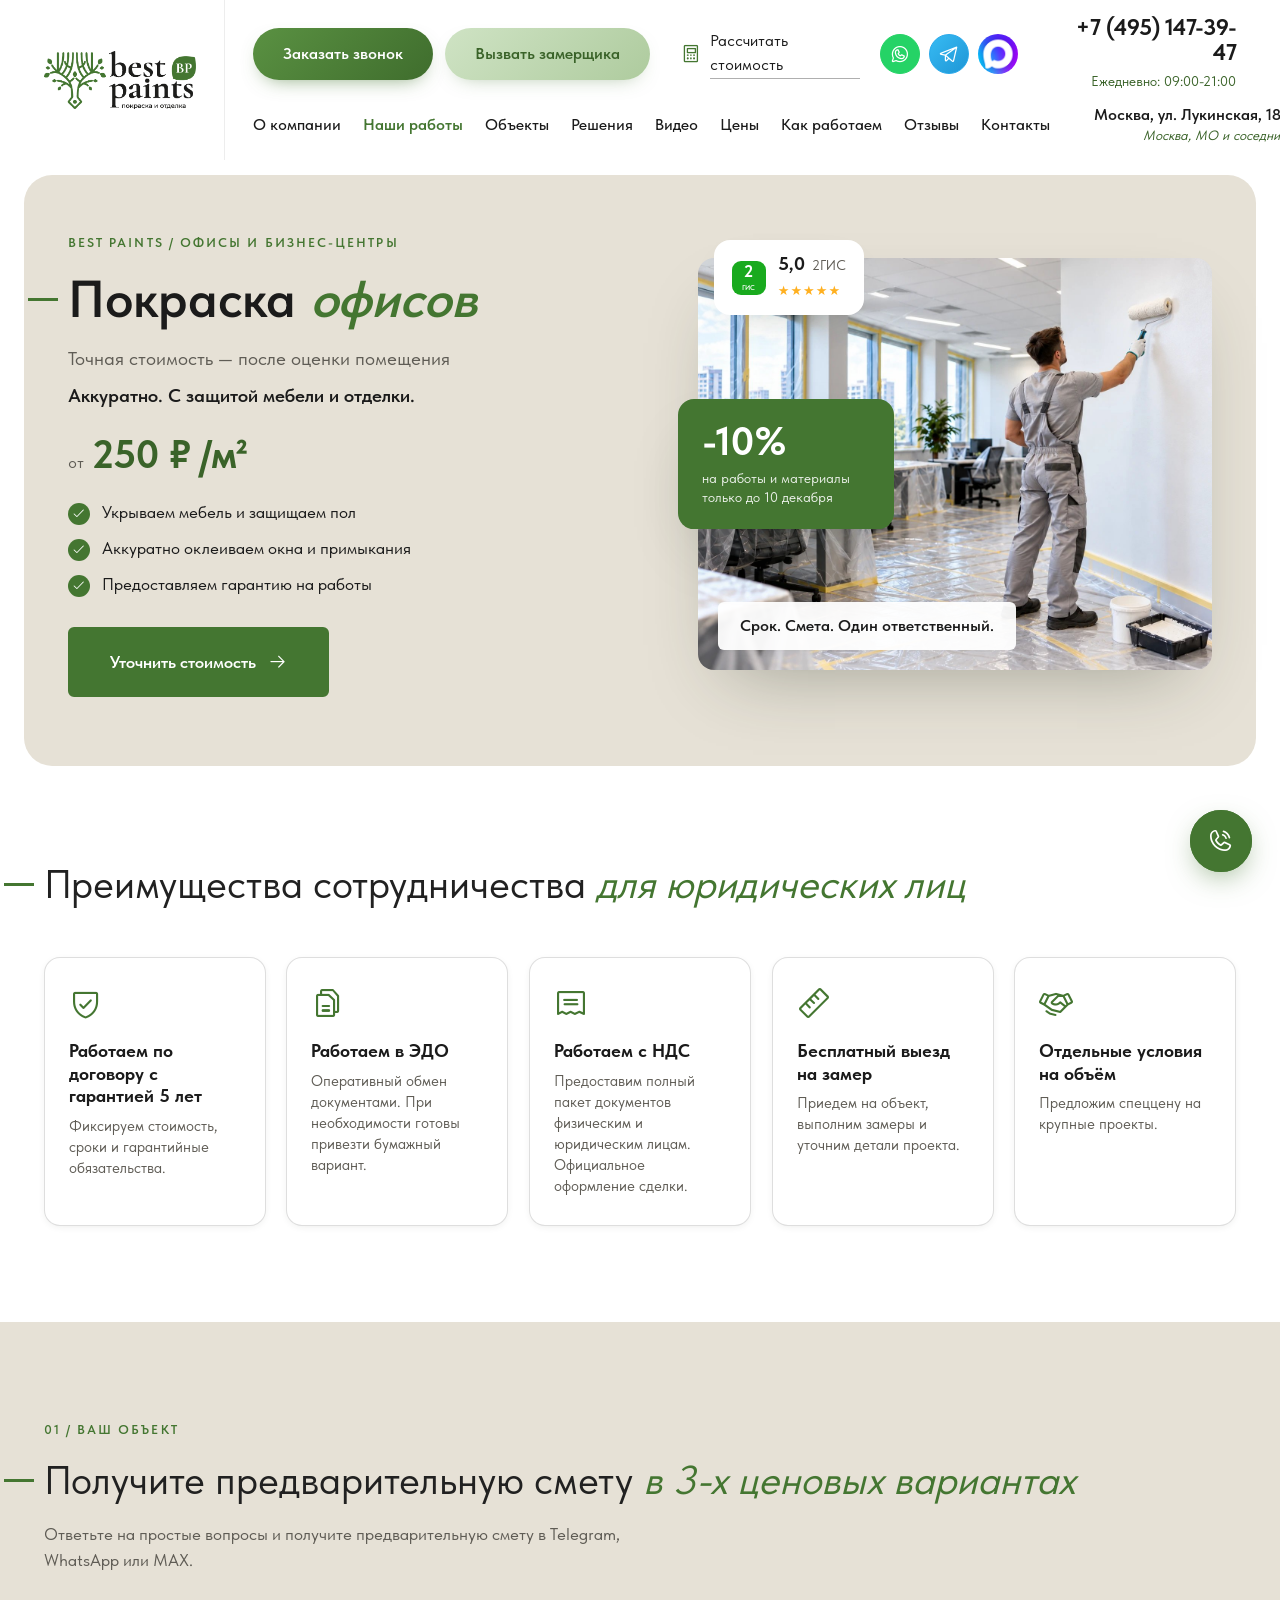
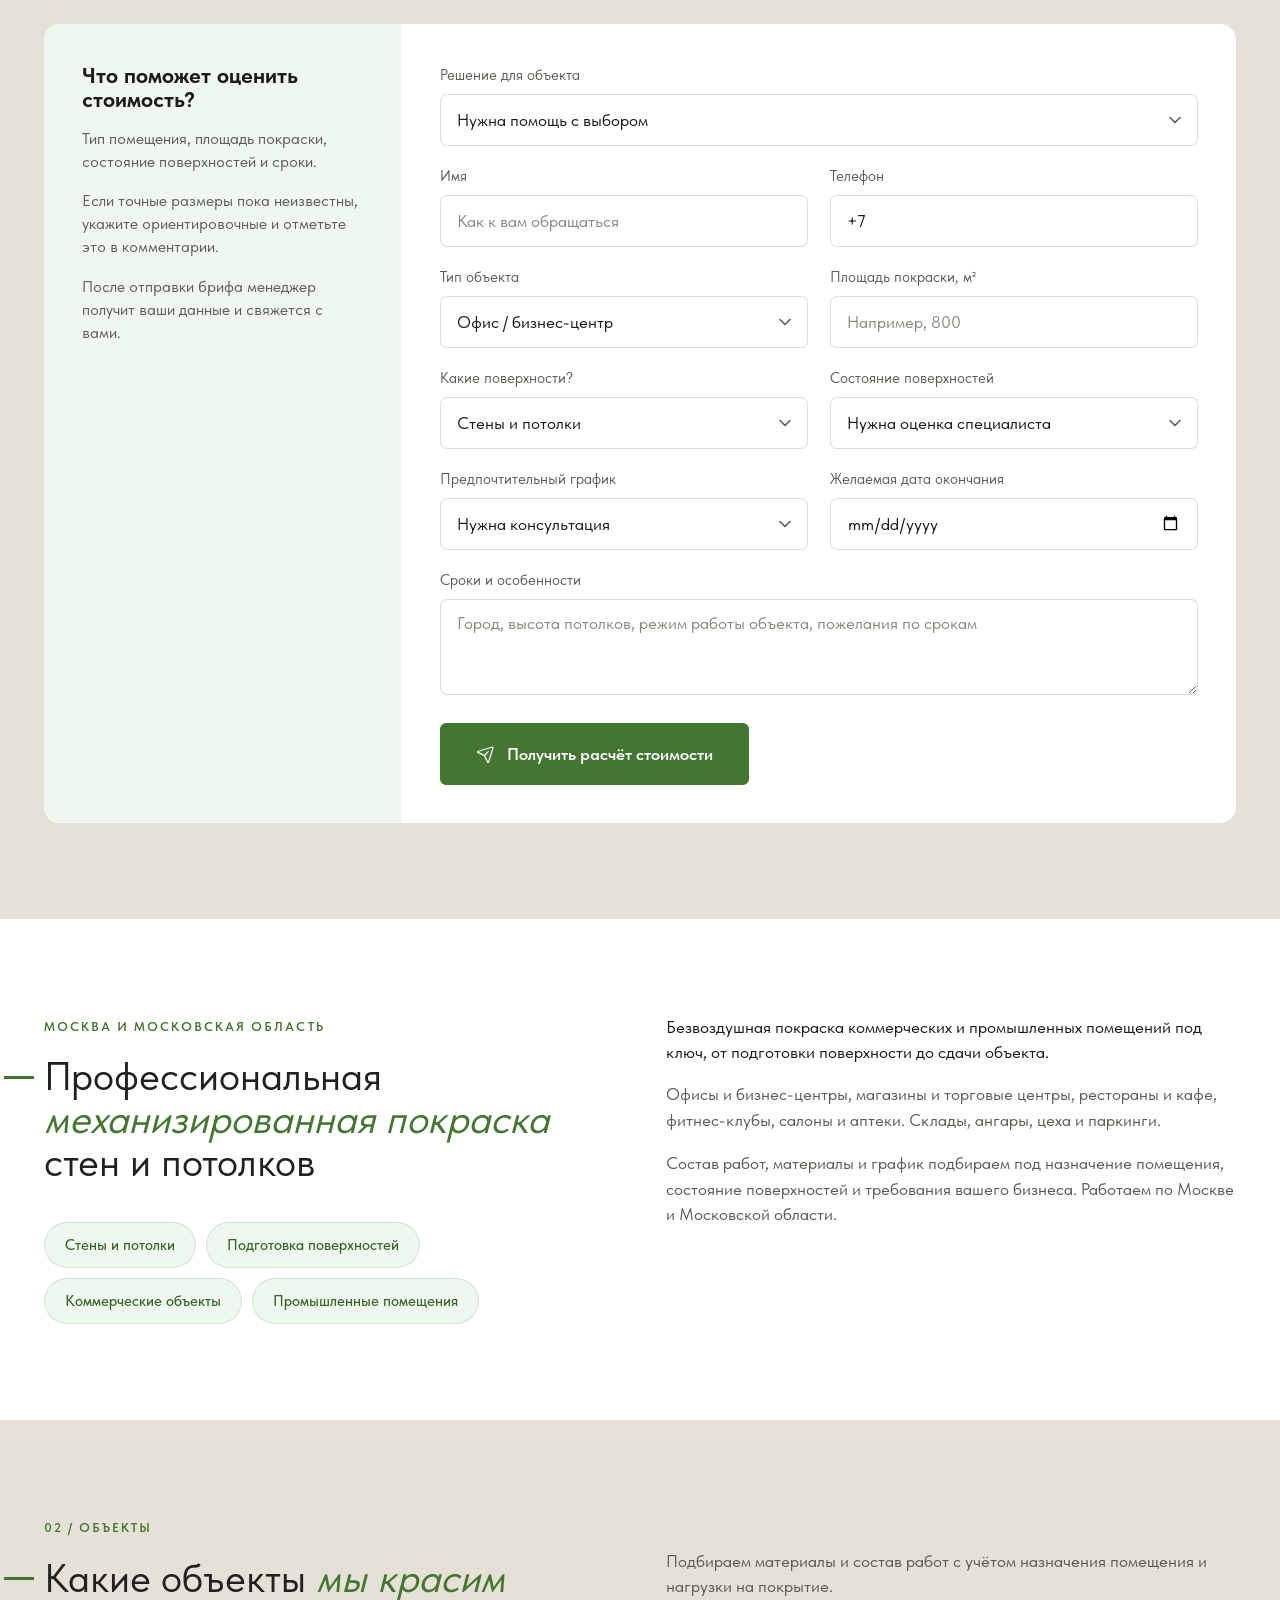
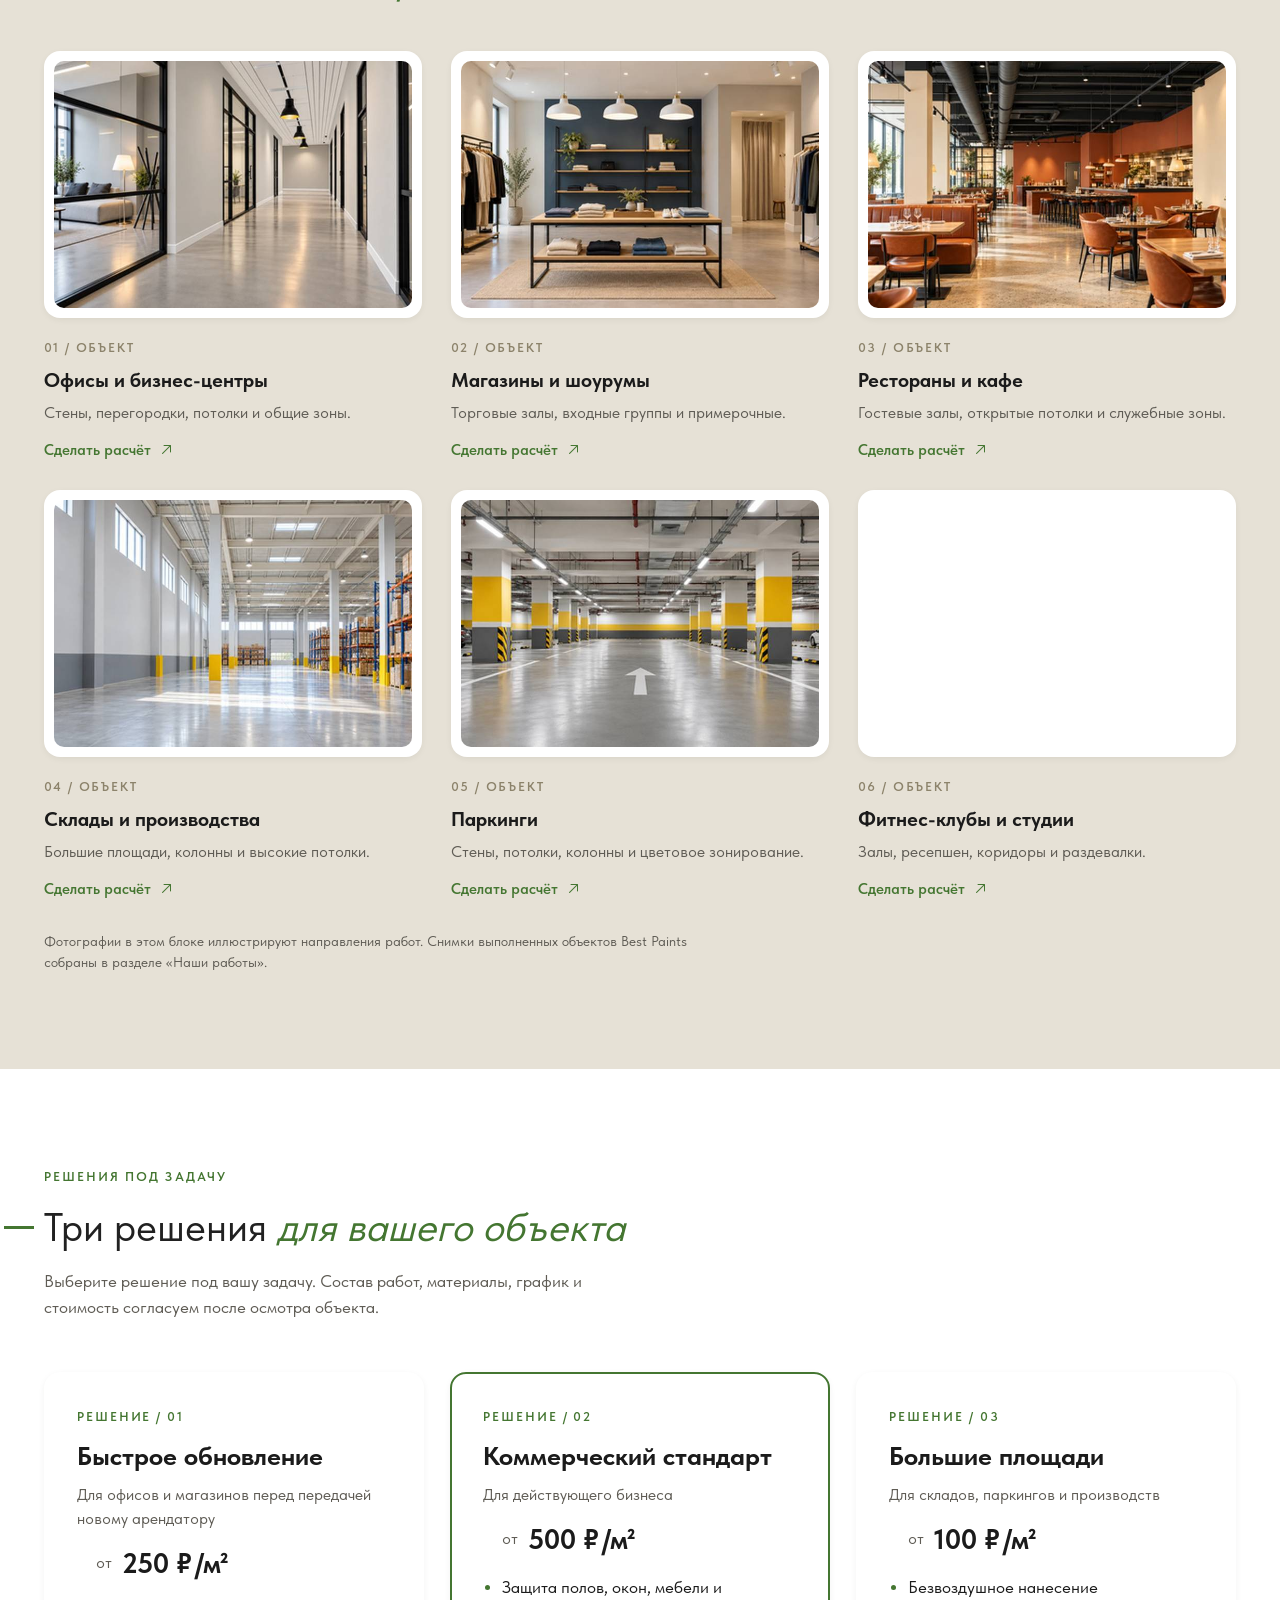
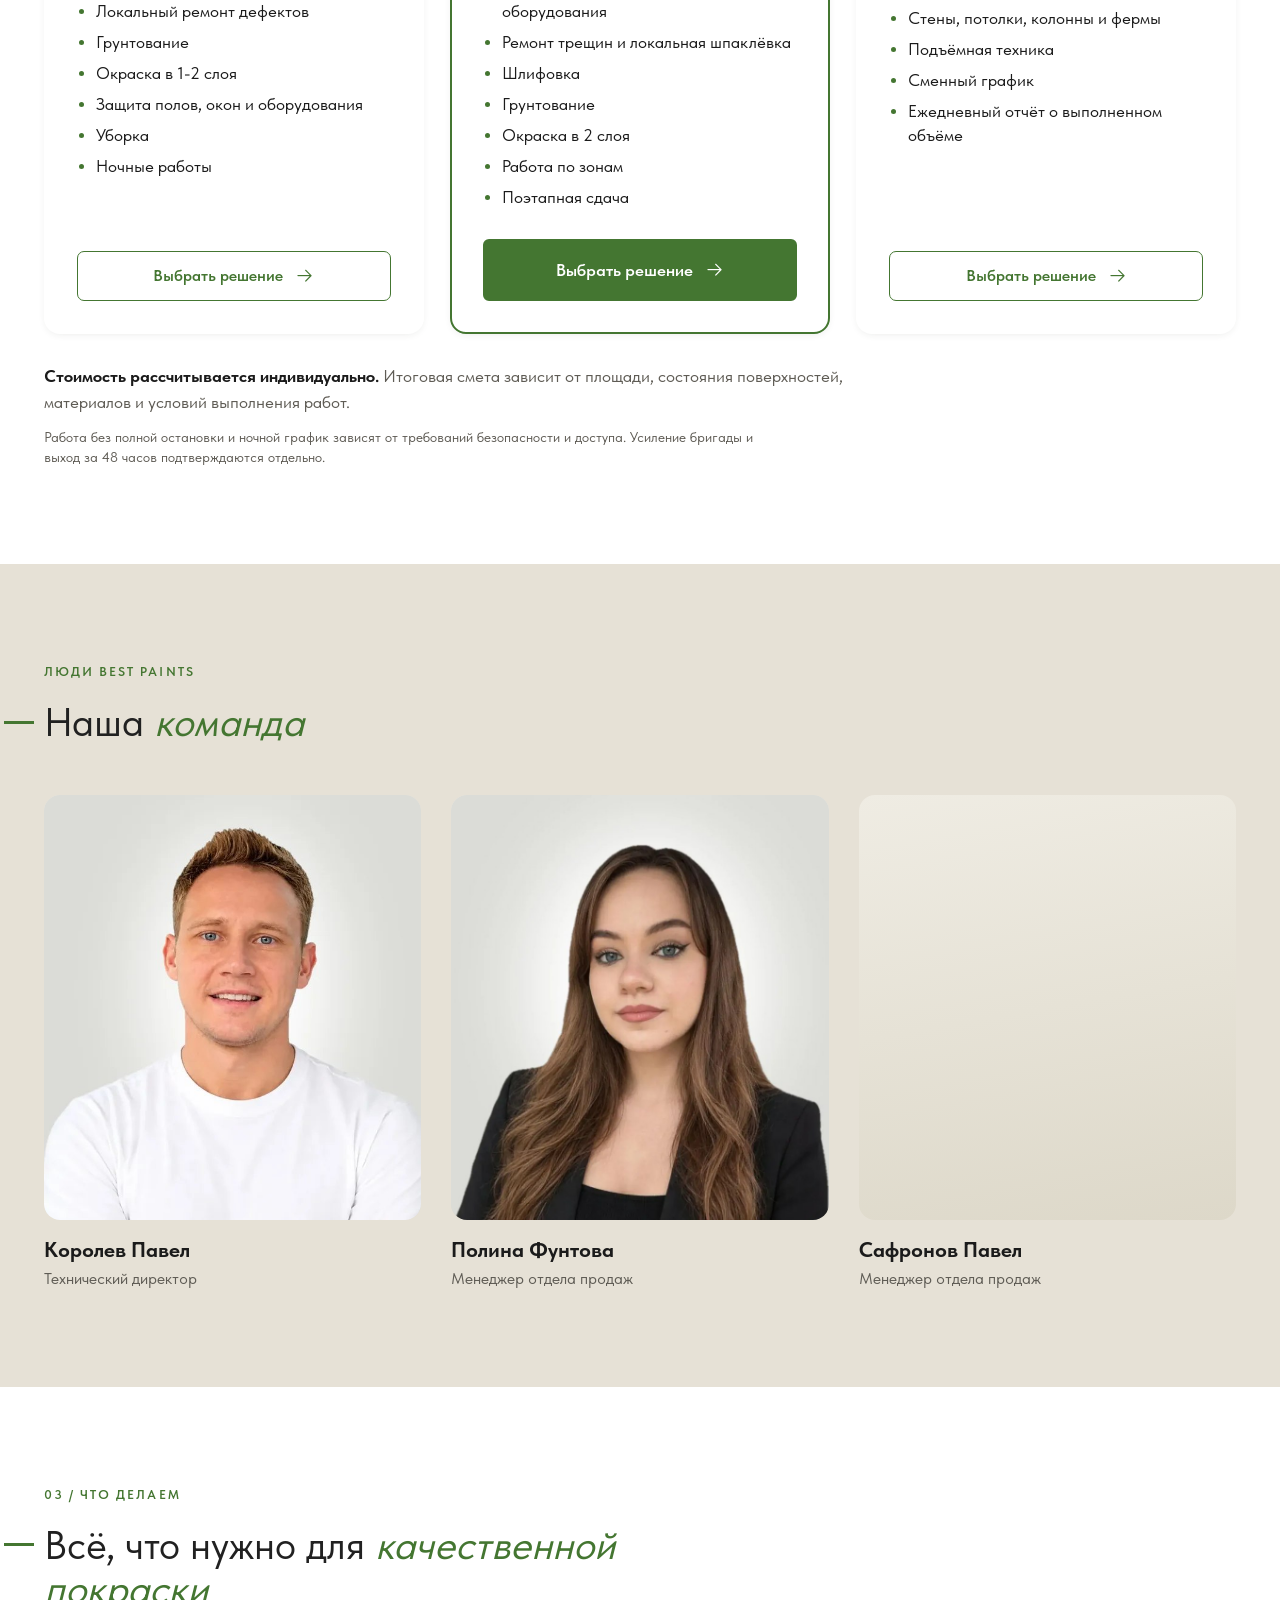
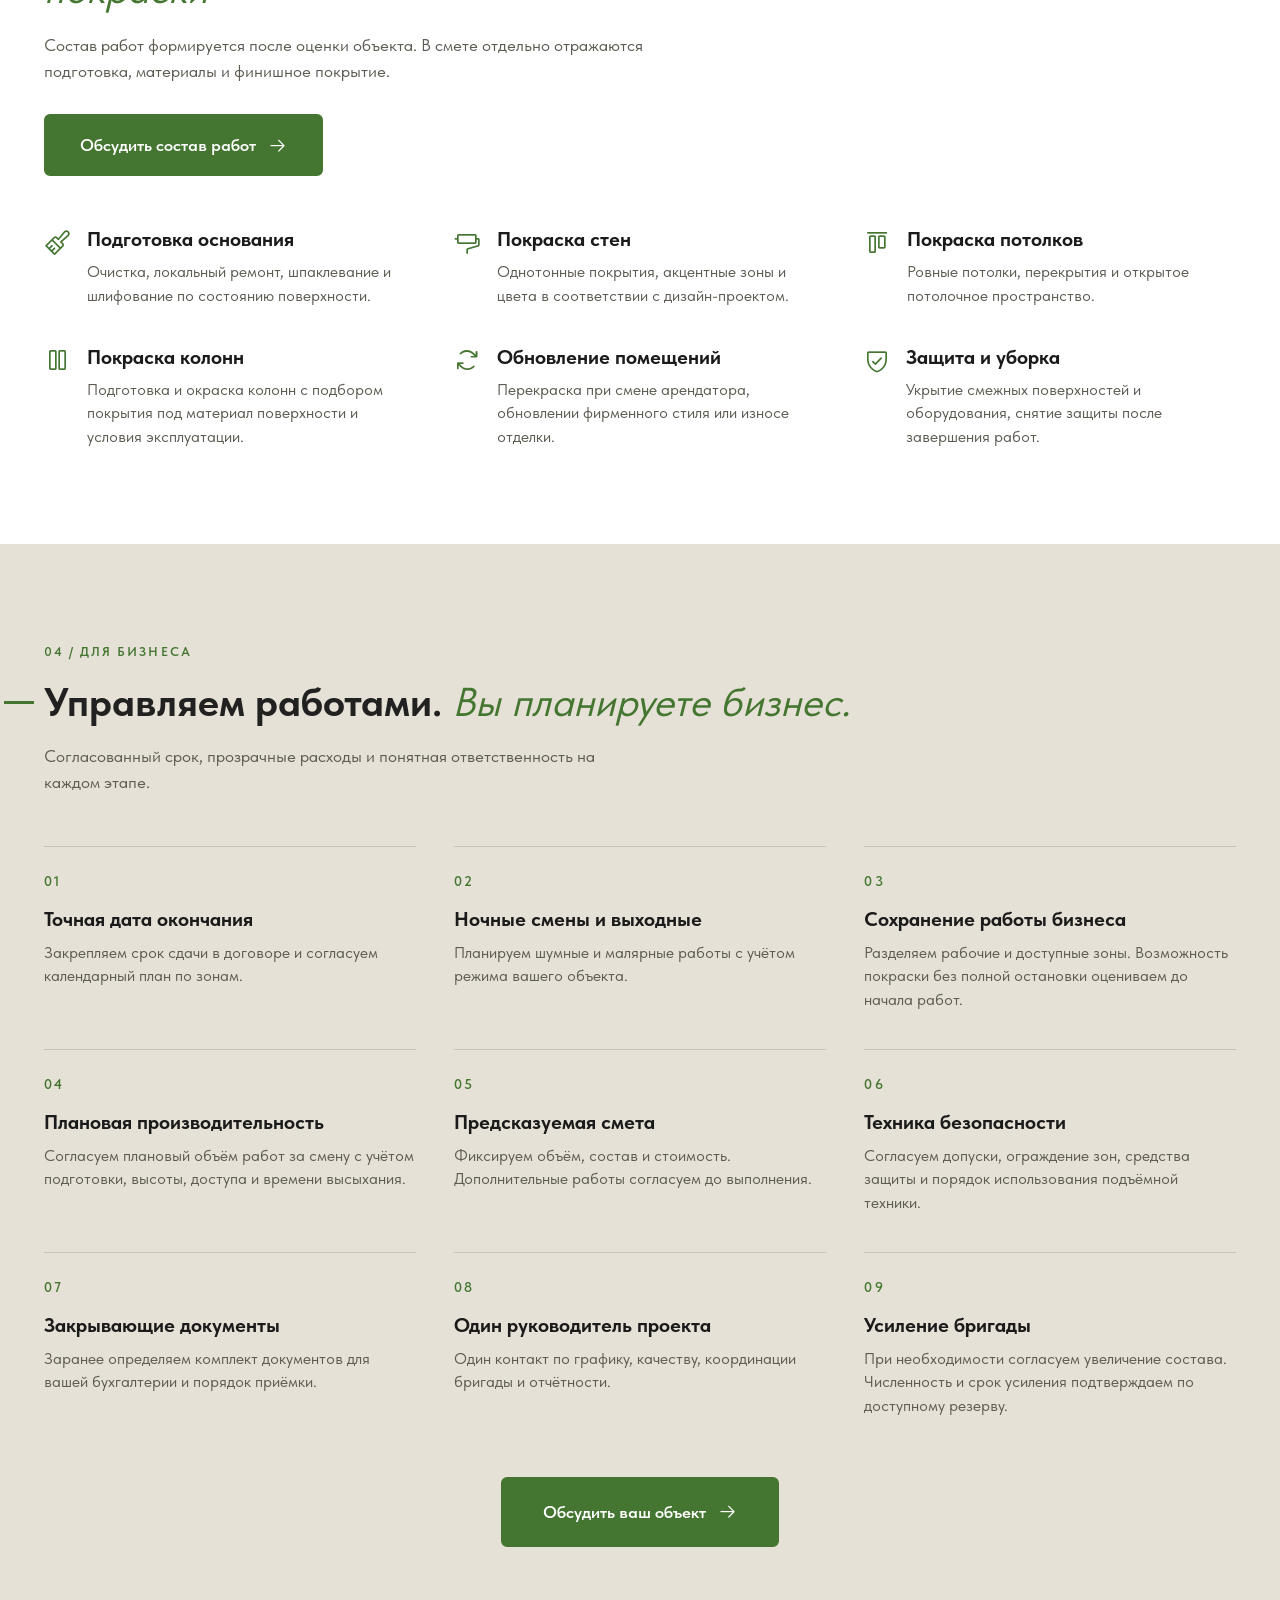
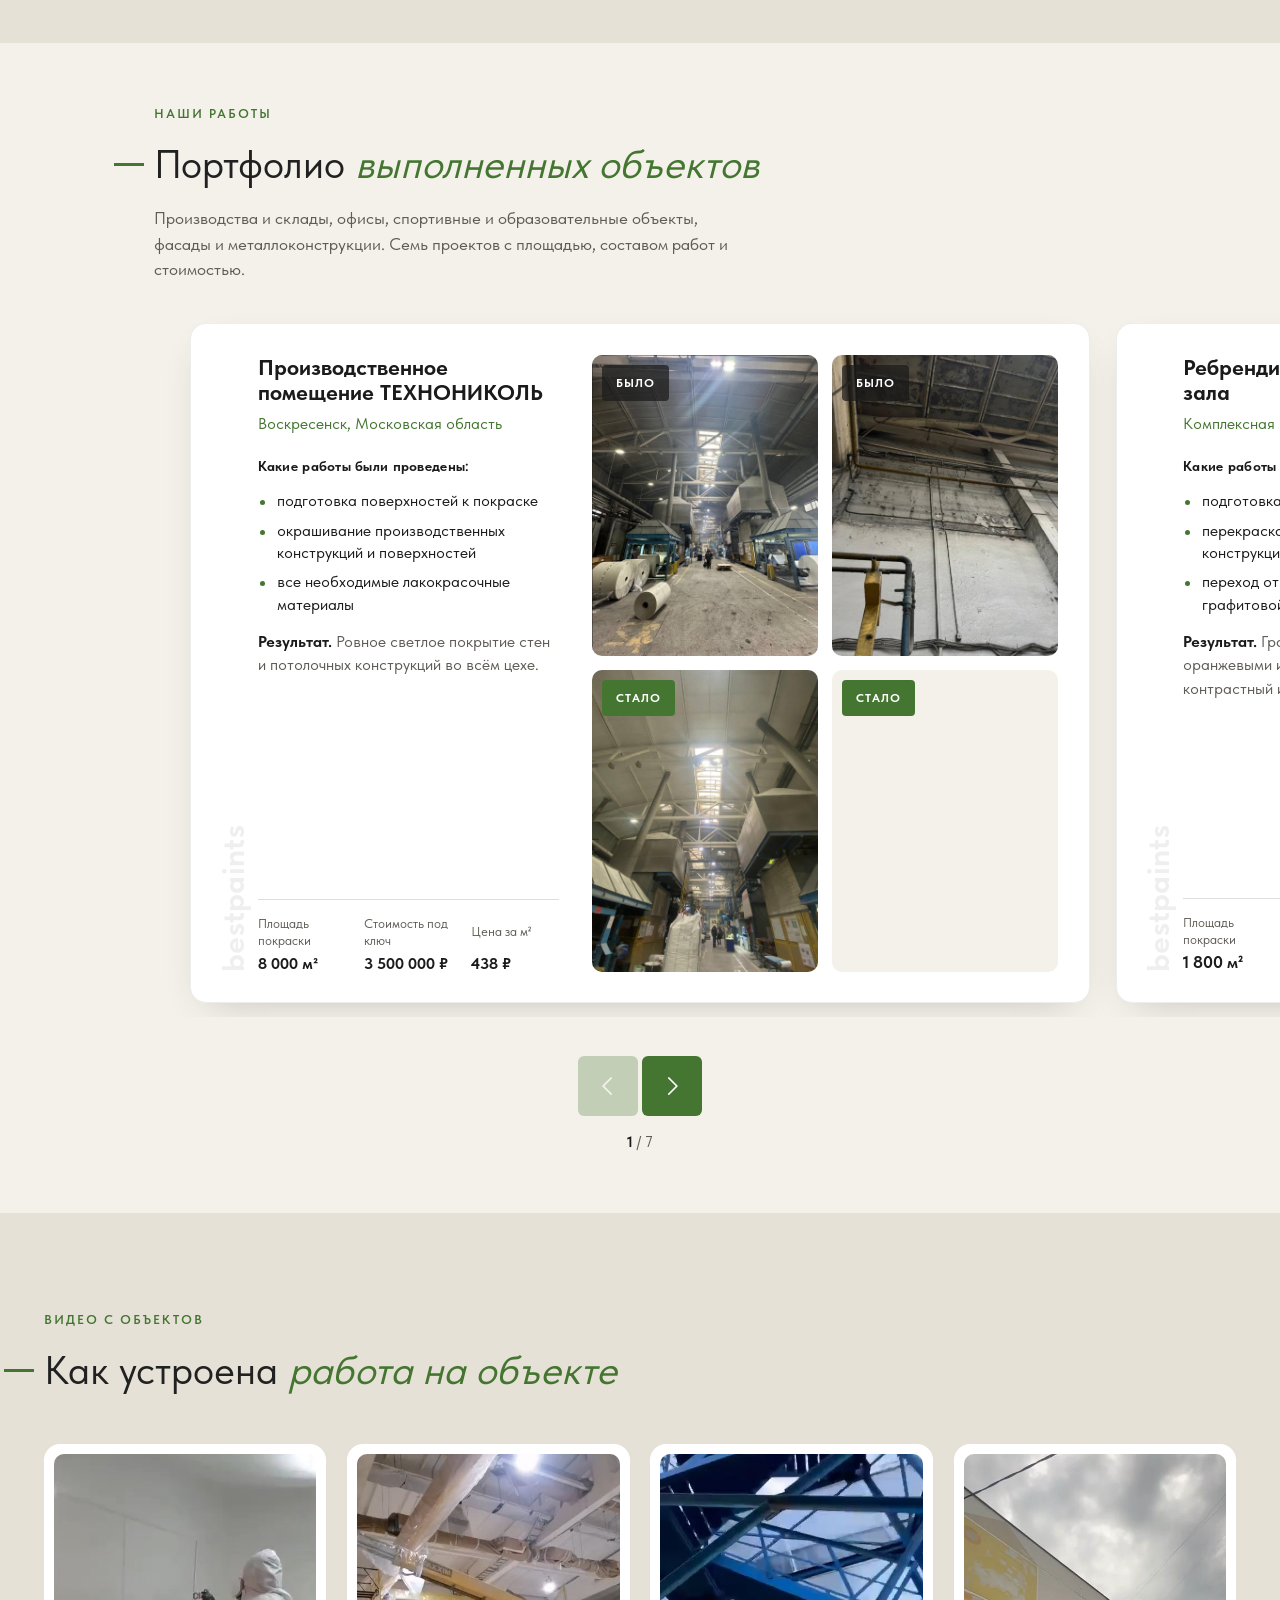
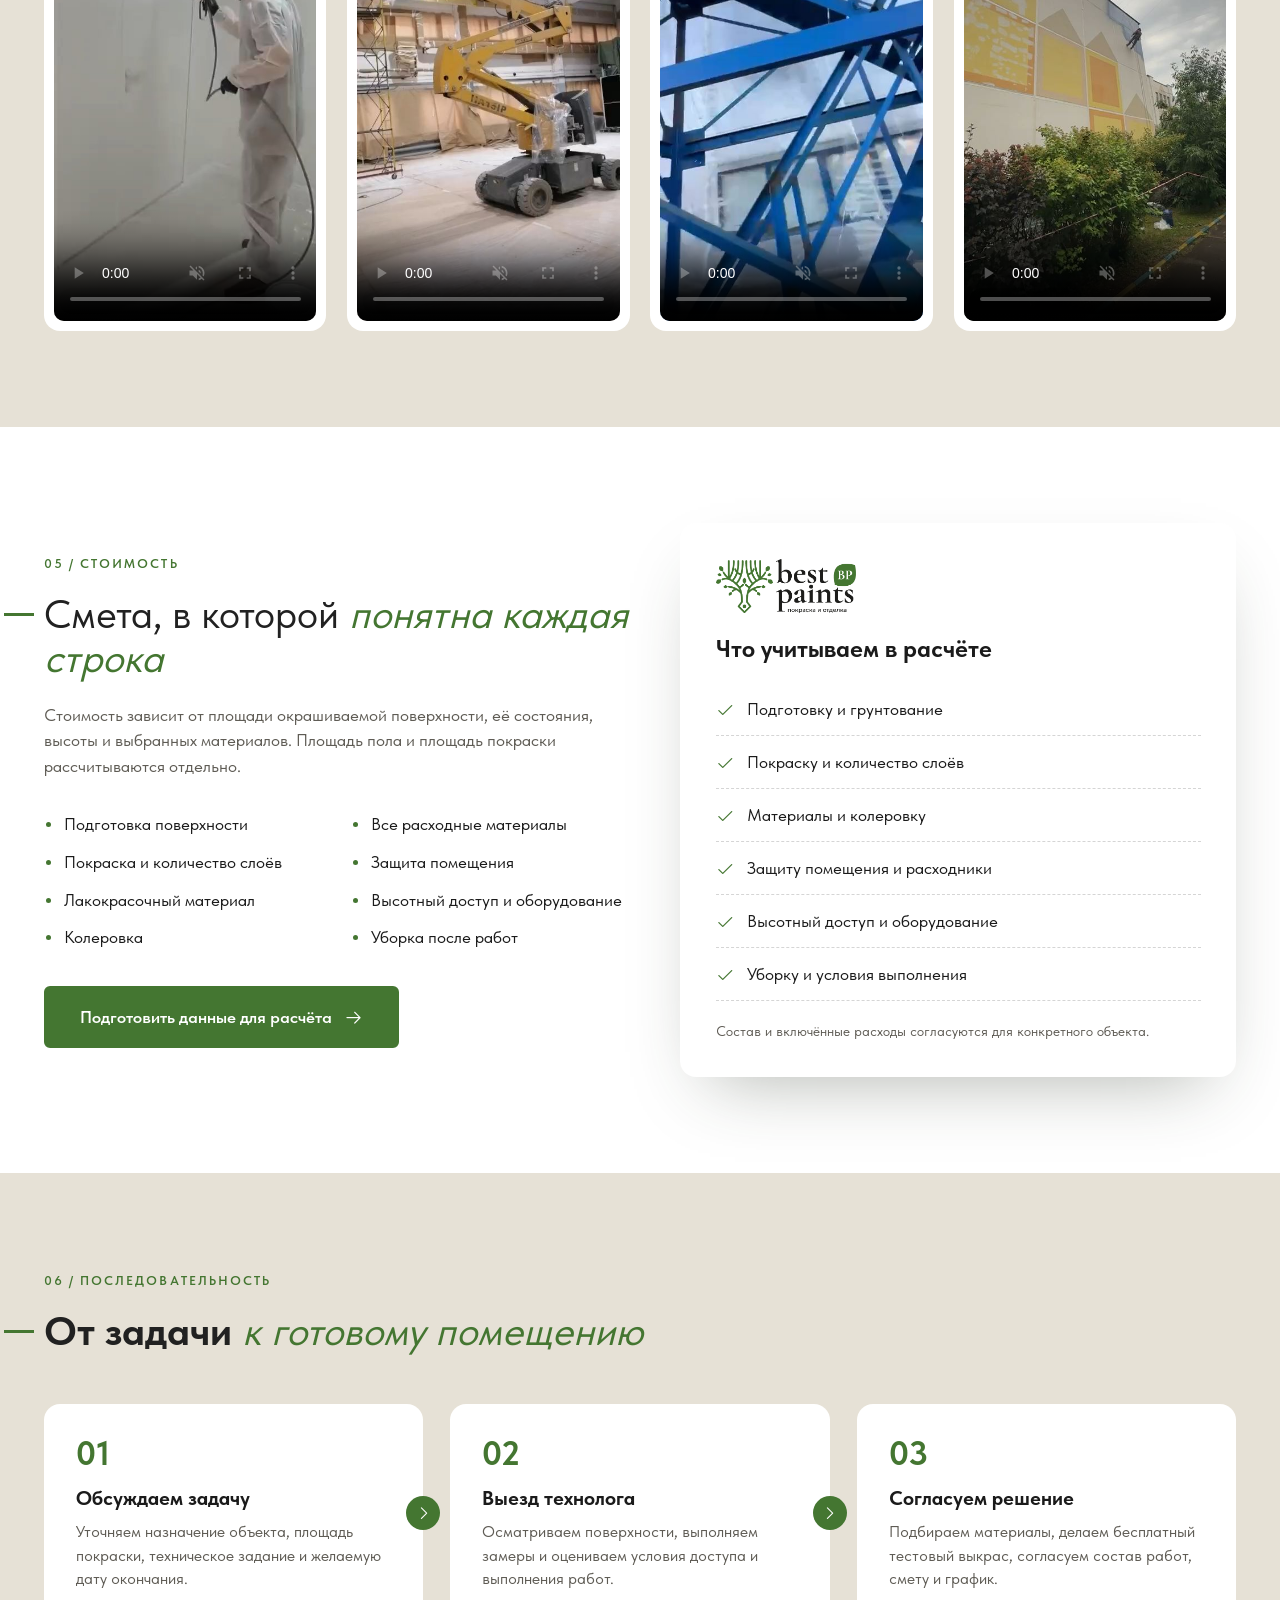
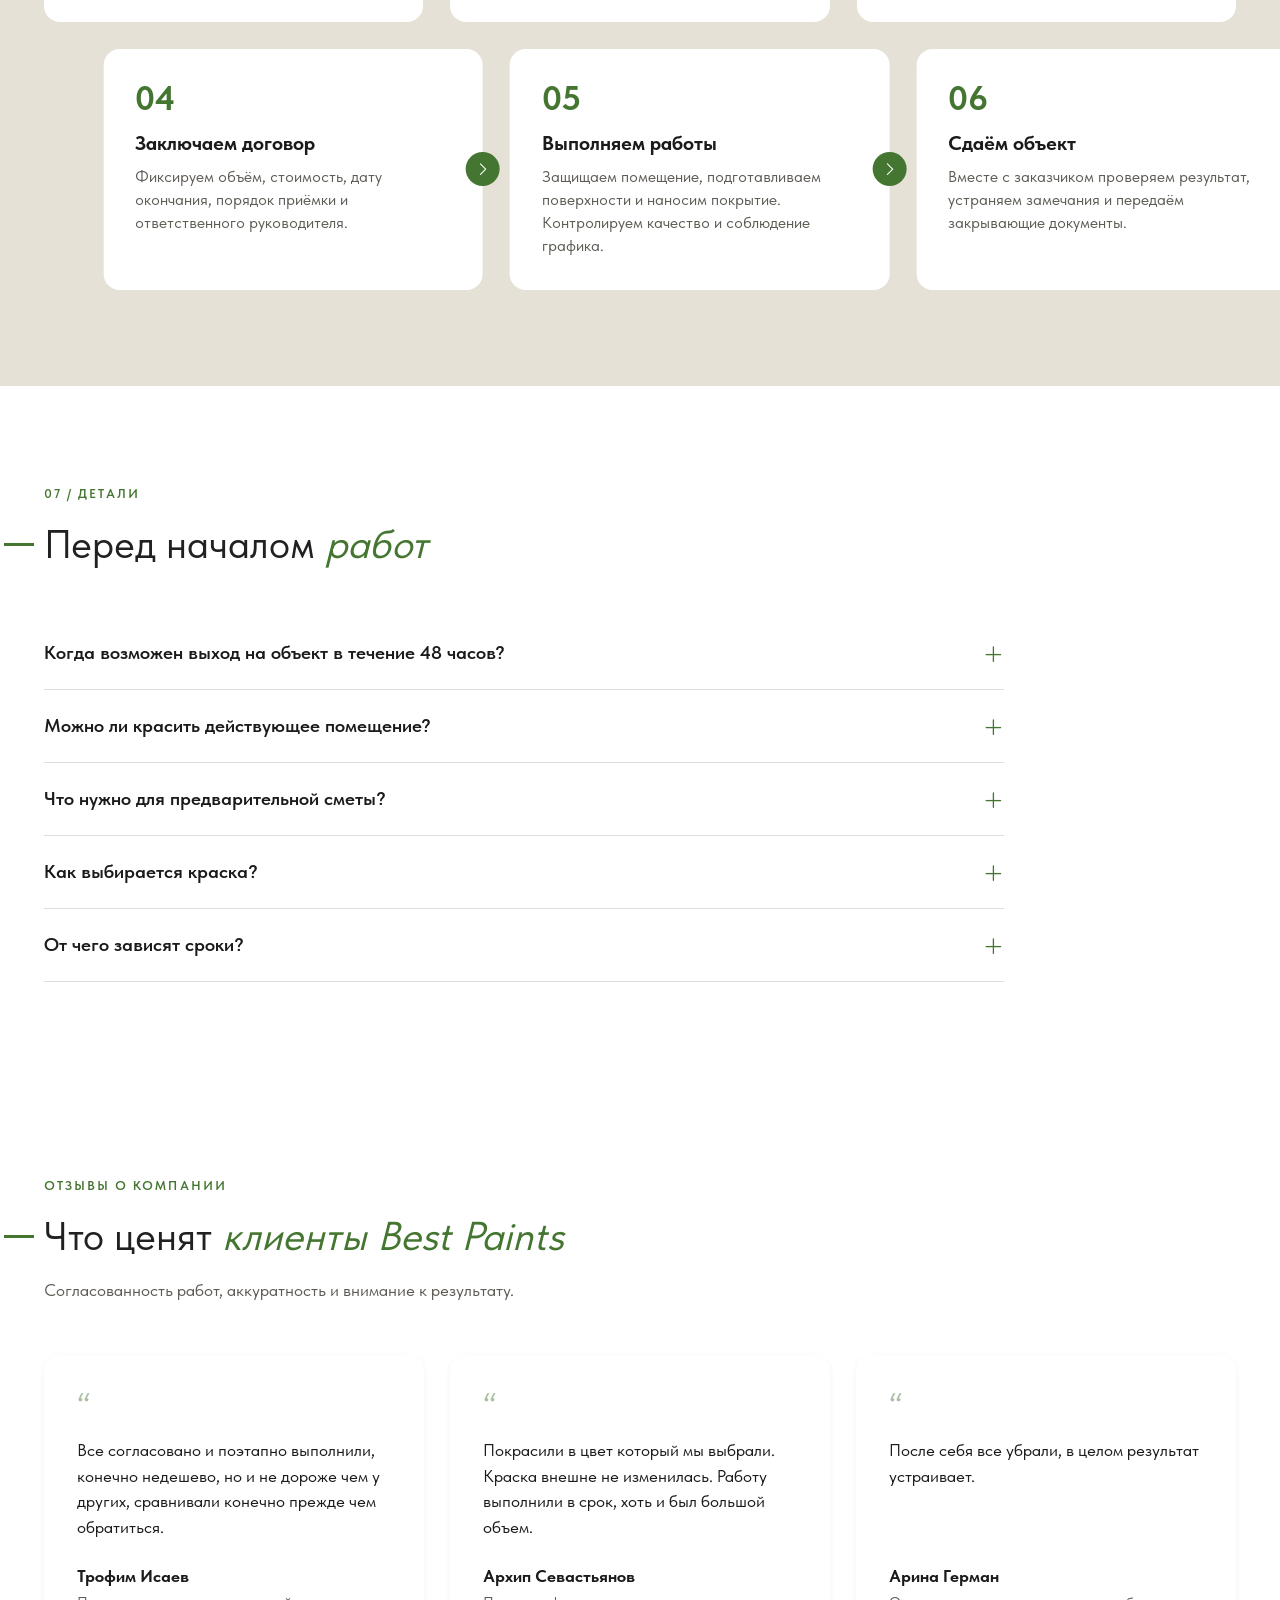
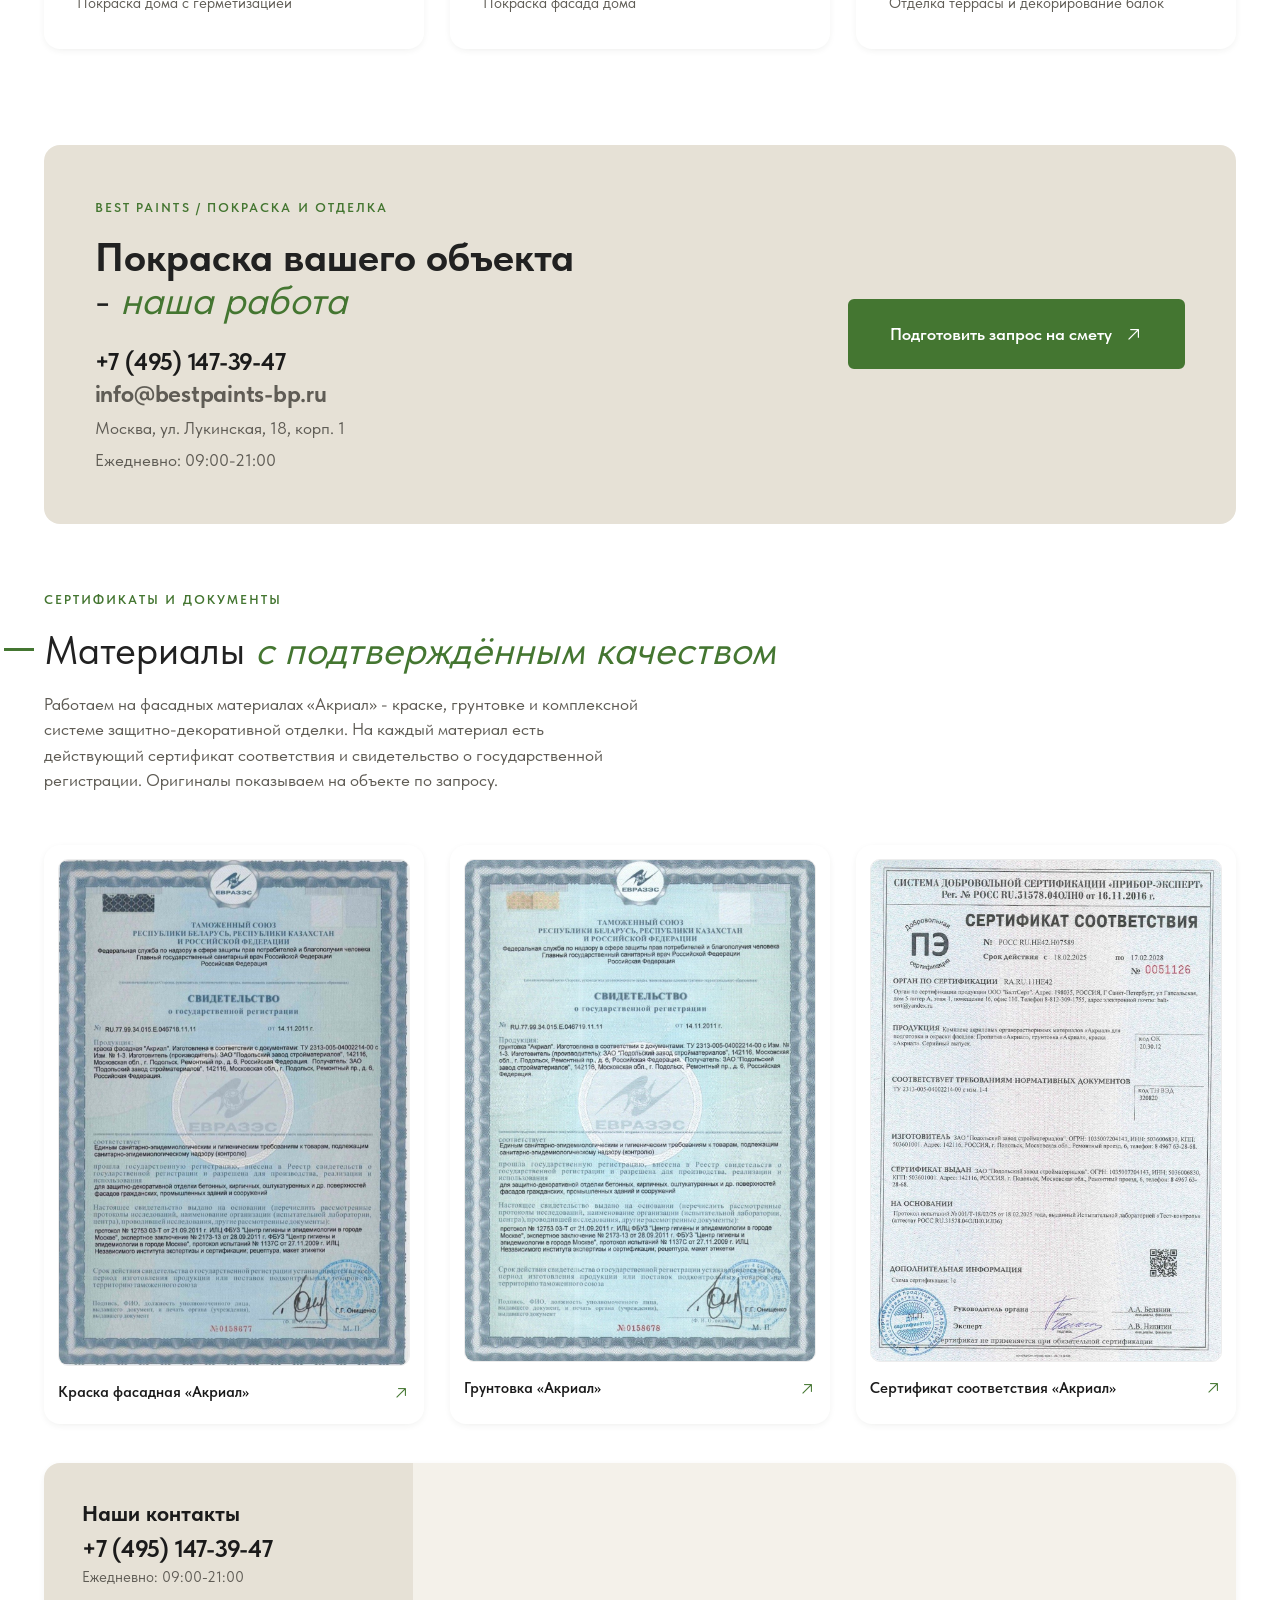
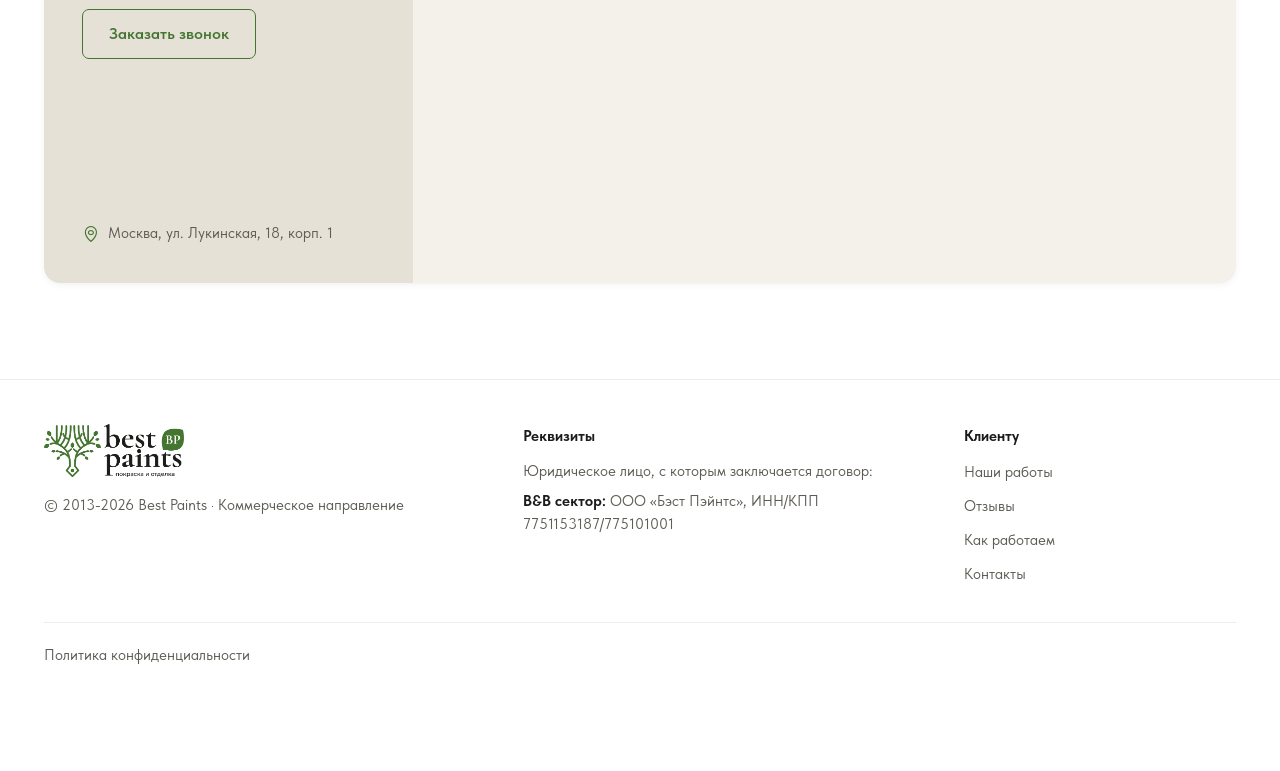
<file: pokraskaoffice/index.html>
<!doctype html>
<html lang="ru">
<head>
<meta charset="utf-8">
<script src="https://p.dmp.one/sync?stock_key=9d982f456693cc4183f818f12b6f2833" async referrerpolicy="no-referrer-when-downgrade" charset="UTF-8"></script>
<meta name="viewport" content="width=device-width, initial-scale=1">
<title>Покраска офиса в Москве и МО | Best Paints</title>
<meta name="description" content="Безвоздушная покраска офисов и бизнес-центров под ключ, без остановки работы компании. Красим ночью и по выходным. Срок, смета и дата окончания фиксируются в договоре.">
<meta name="theme-color" content="#e6e1d6">
<link rel="icon" href="../assets/logo-bestpaints.png">

<meta property="og:type" content="website">
<meta property="og:title" content="Покраска офиса без остановки работы | Best Paints">
<meta property="og:description" content="Офисы и бизнес-центры. Фиксируем объём, дату окончания и стоимость в договоре.">
<meta property="og:image" content="../assets/logo-bestpaints.png">

<link rel="preload" href="../assets/fonts/TildaSans-VF.woff2" as="font" type="font/woff2" crossorigin>
<link rel="stylesheet" href="../assets/fonts/phosphor.css">
<link rel="stylesheet" href="../assets/styles.css">

<script>
  window.uao_settings = {
    interval: 15,
    checkInterval: 5,
    ym: 114048938,
    ym_period_goal_prefix: 'ym_prefix',
    ym_skip_seconds: [45, 75],
    data_layer_prefix: 'dl_prefix',
    callback: function (seconds) { },
  }

  function _typeof(obj) { "@babel/helpers - typeof"; return _typeof = "function" == typeof Symbol && "symbol" == typeof Symbol.iterator ? function (obj) { return typeof obj; } : function (obj) { return obj && "function" == typeof Symbol && obj.constructor === Symbol && obj !== Symbol.prototype ? "symbol" : typeof obj; }, _typeof(obj); }
  function _classCallCheck(instance, Constructor) { if (!(instance instanceof Constructor)) { throw new TypeError("Cannot call a class as a function"); } }
  function _defineProperties(target, props) { for (var i = 0; i < props.length; i++) { var descriptor = props[i]; descriptor.enumerable = descriptor.enumerable || false; descriptor.configurable = true; if ("value" in descriptor) descriptor.writable = true; Object.defineProperty(target, _toPropertyKey(descriptor.key), descriptor); } }
  function _createClass(Constructor, protoProps, staticProps) { if (protoProps) _defineProperties(Constructor.prototype, protoProps); if (staticProps) _defineProperties(Constructor, staticProps); Object.defineProperty(Constructor, "prototype", { writable: false }); return Constructor; }
  function _defineProperty(obj, key, value) { key = _toPropertyKey(key); if (key in obj) { Object.defineProperty(obj, key, { value: value, enumerable: true, configurable: true, writable: true }); } else { obj[key] = value; } return obj; }
  function _toPropertyKey(arg) { var key = _toPrimitive(arg, "string"); return _typeof(key) === "symbol" ? key : String(key); }
  function _toPrimitive(input, hint) { if (_typeof(input) !== "object" || input === null) return input; var prim = input[Symbol.toPrimitive]; if (prim !== undefined) { var res = prim.call(input, hint || "default"); if (_typeof(res) !== "object") return res; throw new TypeError("@@toPrimitive must return a primitive value."); } return (hint === "string" ? String : Number)(input); }
  UAO_COUNT = 'uao_count';
  UAO_GLOBAL_COUNT = 'uao_global_count';
  var UALoop = /*#__PURE__*/function () {
    function UALoop(goalInterval, checkInterval) {
      _classCallCheck(this, UALoop);
      _defineProperty(this, "uao_debugger", new UADebugger());
      this.id = Math.random().toString(36);
      this.goalInterval = goalInterval;
      this.checkInterval = checkInterval;
      this.uao_debugger.isEnabled = true;
    }
    _createClass(UALoop, [{
      key: "targetCount",
      get: function get() {
        return Math.ceil(this.goalInterval / this.checkInterval);
      }
    }, {
      key: "calculate",
      value: function calculate() {
        var _sessionStorage$getIt, _sessionStorage$getIt2;
        var currentCount = (_sessionStorage$getIt = +sessionStorage.getItem(UAO_COUNT)) !== null && _sessionStorage$getIt !== void 0 ? _sessionStorage$getIt : 0;
        currentCount = currentCount + 1;
        sessionStorage.setItem(UAO_COUNT, currentCount.toString());
        var globalCount = (_sessionStorage$getIt2 = +sessionStorage.getItem(UAO_GLOBAL_COUNT)) !== null && _sessionStorage$getIt2 !== void 0 ? _sessionStorage$getIt2 : 0;
        globalCount = globalCount + 1;
        sessionStorage.setItem(UAO_GLOBAL_COUNT, globalCount.toString());
        this.uao_debugger.log("".concat(currentCount, " / ").concat(this.targetCount));
        return currentCount === this.targetCount;
      }
    }]);
    return UALoop;
  }();
  var UAObserver = /*#__PURE__*/function () {
    function UAObserver(isLoggingEnabled) {
      _classCallCheck(this, UAObserver);
      _defineProperty(this, "events", ['touchmove', 'blur', 'focus', 'focusin', 'focusout', 'resize', 'scroll', 'click', 'dblclick', 'mousedown', 'mouseup', 'mousemove', 'mouseover', 'mouseout', 'mouseenter', 'mouseleave', 'change', 'select', 'submit', 'keydown', 'keypress', 'keyup', 'error', 'load'
        //'unload'
      ]);
      _defineProperty(this, "loop", void 0);
      _defineProperty(this, "uao_debugger", new UADebugger());
      _defineProperty(this, "settings", window.uao_settings);
      _defineProperty(this, "commit", false);
      if (isLoggingEnabled) this.uao_debugger.isEnabled = true;
    }
    _createClass(UAObserver, [{
      key: "loop",
      set: function set(value) {
        this.loop = value;
      }
    }, {
      key: "start",
      value: function start() {
        this.addListeners();
        this.init();
      }
    }, {
      key: "addListeners",
      value: function addListeners() {
        var _this = this;
        this.events.forEach(function (evtName) {
          window.addEventListener(evtName, function (e) {
            if (e.isTrusted) {
              _this.commit = true;
            }
          });
        });
      }
    }, {
      key: "init",
      value: function init() {
        this.loop = new UALoop(this.settings.interval, this.settings.checkInterval);
        //this.uao_debugger.log('init', this.loop.id)
        this.setInterval();
      }
    }, {
      key: "setInterval",
      value: function setInterval() {
        var _this2 = this;
        if (+sessionStorage.getItem(UAO_COUNT) <= 0) sessionStorage.setItem(UAO_COUNT, '0');
        if (+sessionStorage.getItem(UAO_GLOBAL_COUNT) <= 0) sessionStorage.setItem(UAO_GLOBAL_COUNT, '0');
        var interval = window.setInterval(function () {
          if (_this2.commit && _this2.loop.calculate()) {
            clearInterval(interval);
            if (_this2.settings) {
              //this.uao_debugger.log('Достижение интервала активности основной цели');

              var globalCount = sessionStorage.getItem(UAO_GLOBAL_COUNT);
              var globalSeconds = globalCount * _this2.settings.checkInterval;
              if (_this2.settings.callback) _this2.settings.callback(globalSeconds);
              if (_this2.settings.ym_period_goal_prefix && _this2.settings.ym && window.ym && (!_this2.settings.ym_skip_seconds || _this2.settings.ym_skip_seconds.indexOf(globalSeconds) === -1)) {
                //this.uao_debugger.log('Достижение интервала активности периодической цели');
                window.ym(_this2.settings.ym, 'reachGoal', "".concat(_this2.settings.ym_period_goal_prefix).concat(globalSeconds));
              }
              if (_this2.settings.data_layer_prefix && window.dataLayer) {
                window.dataLayer.push({
                  event: "".concat(_this2.settings.data_layer_prefix).concat(globalSeconds)
                });
              }
            }
            sessionStorage.setItem(UAO_COUNT, '0');
            _this2.init();
          }
          _this2.commit = false;
        }, this.loop.checkInterval * 1000);
      }
    }]);
    return UAObserver;
  }();
  var UADebugger = /*#__PURE__*/function () {
    function UADebugger() {
      _classCallCheck(this, UADebugger);
      _defineProperty(this, "isEnabled", false);
    }
    _createClass(UADebugger, [{
      key: "isEnabled",
      set: function set(value) {
        this.isEnabled = value;
      }
    }, {
      key: "log",
      value: function log(message) {
        var _console;
        for (var _len = arguments.length, args = new Array(_len > 1 ? _len - 1 : 0), _key = 1; _key < _len; _key++) {
          args[_key - 1] = arguments[_key];
        }
        if (this.isEnabled) (_console = console).log.apply(_console, [message].concat(args));
      }
    }]);
    return UADebugger;
  }();
  new UAObserver(true).start();
</script>
</head>

<body id="top">

<!-- ======================================================================
     ШАПКА - структура по макету «НОВА», цвета Best Paints
     ряд 1: логотип | две кнопки-таблетки | быстрые ссылки | телефон
     ряд 2: меню | адрес
     ====================================================================== -->
<header class="hdr" id="hdr">
  <div class="wrap hdr__in">

    <a class="hdr__logo" href="#top" aria-label="Best Paints, на главную">
      <img src="../assets/logo-bestpaints.png" alt="Best Paints, покраска и отделка" width="535" height="205">
    </a>

    <div class="hdr__r1">
      <div class="hdr__cta">
        <button class="hdr__pill" type="button" data-modal-open>Заказать звонок</button>
        <button class="hdr__pill hdr__pill--2" type="button" data-modal-open="technologist">Вызвать замерщика</button>
      </div>

      <div class="hdr__quick">
        <a href="#estimate"><i class="ph ph-calculator" aria-hidden="true"></i><span>Рассчитать стоимость</span></a>
      </div>

      <div class="hdr__msg">
        <a class="hdr__msg--wa" href="https://wa.me/79362430591" target="_blank" rel="noopener" aria-label="Написать в WhatsApp">
          <i class="ph ph-whatsapp-logo" aria-hidden="true"></i>
        </a>
        <a class="hdr__msg--tg" href="https://t.me/+79362430591" target="_blank" rel="noopener" aria-label="Написать в Telegram">
          <i class="ph ph-telegram-logo" aria-hidden="true"></i>
        </a>
        <!-- у MAX нет фирменной иконки в Phosphor (слишком новый мессенджер) -
             логотип взят с max.ru/apple-touch-icon.png -->
        <a class="hdr__msg--max" href="https://max.ru/u/f9LHodD0cOJbqw_KXwoUQr9tVkbRtl4D8BnzQSeBSvZsP31yvSotc_RxgAs" target="_blank" rel="noopener" aria-label="Написать в MAX">
          <img src="../assets/img/icon-max.png" alt="" width="40" height="40">
        </a>
      </div>

      <div class="hdr__phone">
        <a href="tel:+74951473947"><b>+7 (495) 147-39-47</b></a>
        <small>Ежедневно: 09:00-21:00</small>
      </div>
    </div>

    <div class="hdr__r2">
      <nav class="hdr__nav" aria-label="Основное меню">
        <a href="#about">О компании</a>
        <a href="#works" class="is-accent">Наши работы</a>
        <a href="#objects">Объекты</a>
        <a href="#packages">Решения</a>
        <a href="#video">Видео</a>
        <a href="#price">Цены</a>
        <a href="#process">Как работаем</a>
        <a href="#reviews">Отзывы</a>
        <a href="#contacts">Контакты</a>
      </nav>

      <a class="hdr__addr" href="https://yandex.ru/maps/org/145742352470/" target="_blank" rel="noopener">
        <b>Москва, ул. Лукинская, 18, корп. 1</b>
        <small>Москва, МО и соседние области</small>
      </a>
    </div>

    <div class="hdr__mob">
      <a class="hdr__icobtn" href="tel:+74951473947" aria-label="Позвонить"><i class="ph ph-phone" aria-hidden="true"></i></a>
      <button class="hdr__icobtn burger" id="burger" type="button" aria-expanded="false" aria-controls="mobnav" aria-label="Меню">
        <span></span><span></span><span></span>
      </button>
    </div>

  </div>
</header>

<nav class="mobnav" id="mobnav" aria-label="Мобильное меню">
  <a class="mobnav__link" href="#works">Наши работы <i class="ph ph-arrow-up-right" aria-hidden="true"></i></a>
  <a class="mobnav__link" href="#objects">Объекты <i class="ph ph-arrow-up-right" aria-hidden="true"></i></a>
  <a class="mobnav__link" href="#packages">Решения <i class="ph ph-arrow-up-right" aria-hidden="true"></i></a>
  <a class="mobnav__link" href="#video">Видео <i class="ph ph-arrow-up-right" aria-hidden="true"></i></a>
  <a class="mobnav__link" href="#price">Цены <i class="ph ph-arrow-up-right" aria-hidden="true"></i></a>
  <a class="mobnav__link" href="#process">Как работаем <i class="ph ph-arrow-up-right" aria-hidden="true"></i></a>
  <a class="mobnav__link" href="#reviews">Отзывы <i class="ph ph-arrow-up-right" aria-hidden="true"></i></a>
  <a class="mobnav__link" href="#contacts">Контакты <i class="ph ph-arrow-up-right" aria-hidden="true"></i></a>

  <div class="mobnav__foot">
    <a class="btn btn--block" href="#estimate">Подготовить запрос на смету</a>
    <button class="btn btn--outline btn--block" type="button" data-modal-open>Заказать звонок</button>
    <p class="meta">
      +7 (495) 147-39-47<br>
      Москва, ул. Лукинская, 18, корп. 1<br>
      Ежедневно: 09:00-21:00
    </p>
  </div>
</nav>

<main>

<!-- ====================== ПЕРВЫЙ ЭКРАН ====================== -->
<section class="hero">
  <div class="wrap hero__grid">

    <div class="reveal">
      <span class="eyebrow">Best Paints / Офисы и бизнес-центры</span>
      <h1 class="h1 dashed">Покраска <em class="accent">офисов</em></h1>

      <p class="hero__lead">Точная стоимость — после оценки помещения</p>
      <p class="hero__strong">Аккуратно. С защитой мебели и отделки.</p>

      <p class="hero__price"><span class="hero__price-pre">от</span><b>250 ₽</b><span class="hero__price-unit">/м²</span></p>

      <ul class="hero__checks">
        <li><span class="check-badge"><i class="ph ph-check" aria-hidden="true"></i></span>Укрываем мебель и защищаем пол</li>
        <li><span class="check-badge"><i class="ph ph-check" aria-hidden="true"></i></span>Аккуратно оклеиваем окна и примыкания</li>
        <li><span class="check-badge"><i class="ph ph-check" aria-hidden="true"></i></span>Предоставляем гарантию на работы</li>
      </ul>

      <div class="hero__cta">
        <a class="btn btn--lg" href="#estimate">
          Уточнить стоимость
          <i class="ph ph-arrow-right" aria-hidden="true"></i>
        </a>
      </div>
    </div>

    <div class="hero__media reveal" style="--d:120ms">
      <div class="ratings ratings--left">
        <!-- ССЫЛКА: подставьте адрес карточки компании в 2ГИС и замените div на <a href="..."> -->
        <div class="rating">
          <span class="rating__mark rating__mark--gis" aria-hidden="true">2<i>ГИС</i></span>
          <span>
            <span class="rating__val"><b>5,0</b><span>2ГИС</span></span>
            <span class="rating__stars" aria-hidden="true">★★★★★</span>
          </span>
        </div>
      </div>
      <img src="../assets/img/hero-office.jpg"
           alt="Маляр Best Paints красит стену в офисе, рабочие места укрыты плёнкой"
           width="1448" height="1086" fetchpriority="high" decoding="async">
      <div class="hero__promo">
        <b>-10%</b>
        <p>на работы и материалы<br>только до 10 декабря</p>
      </div>
      <p class="hero__tag">Срок. Смета. Один ответственный.</p>
    </div>

  </div>
</section>


<!-- ====================== ПРЕИМУЩЕСТВА ДЛЯ ЮРЛИЦ ====================== -->
<section class="section" id="legal">
  <div class="wrap">

    <div class="sec-head reveal">
      <h2 class="h2 dashed">Преимущества сотрудничества <em class="accent">для юридических лиц</em></h2>
    </div>

    <div class="perks">
      <div class="perks__item reveal">
        <i class="ph ph-shield-check" aria-hidden="true"></i>
        <h3>Работаем по договору с гарантией 5 лет</h3>
        <p>Фиксируем стоимость, сроки и гарантийные обязательства.</p>
      </div>
      <div class="perks__item reveal" style="--d:60ms">
        <i class="ph ph-files" aria-hidden="true"></i>
        <h3>Работаем в ЭДО</h3>
        <p>Оперативный обмен документами. При необходимости готовы привезти бумажный вариант.</p>
      </div>
      <div class="perks__item reveal" style="--d:120ms">
        <i class="ph ph-receipt" aria-hidden="true"></i>
        <h3>Работаем с НДС</h3>
        <p>Предоставим полный пакет документов физическим и юридическим лицам. Официальное оформление сделки.</p>
      </div>
      <div class="perks__item reveal" style="--d:180ms">
        <i class="ph ph-ruler" aria-hidden="true"></i>
        <h3>Бесплатный выезд на замер</h3>
        <p>Приедем на объект, выполним замеры и уточним детали проекта.</p>
      </div>
      <div class="perks__item reveal" style="--d:240ms">
        <i class="ph ph-handshake" aria-hidden="true"></i>
        <h3>Отдельные условия на объём</h3>
        <p>Предложим спеццену на крупные проекты.</p>
      </div>
    </div>

  </div>
</section>


<!-- ====================== БРИФ ====================== -->
<section class="section section--warm" id="estimate">
  <div class="wrap">

    <div class="sec-head reveal">
      <span class="eyebrow">01 / Ваш объект</span>
      <h2 class="h2 dashed">Получите предварительную смету <em class="accent">в 3-х ценовых вариантах</em></h2>
      <p class="body">
        Ответьте на простые вопросы и получите предварительную смету
        в Telegram, WhatsApp или MAX.
      </p>
    </div>

    <div class="brief reveal">

      <aside class="brief__aside">
        <h3>Что поможет оценить стоимость?</h3>
        <p>Тип помещения, площадь покраски, состояние поверхностей и сроки.</p>
        <p>Если точные размеры пока неизвестны, укажите ориентировочные и отметьте это в комментарии.</p>
        <p>Форма создаёт бриф на вашем устройстве. После нажатия откроется Telegram с готовым сообщением — отправьте его в чате.</p>
      </aside>

      <form class="brief__form" id="brief-form">
        <div class="fields">
          <div class="field field--full">
            <label for="f-pack">Решение для объекта</label>
            <select id="f-pack" name="Решение">
              <option>Нужна помощь с выбором</option>
              <option>Быстрое обновление</option>
              <option>Коммерческий стандарт</option>
              <option>Большие площади</option>
            </select>
          </div>
          <div class="field">
            <label for="f-name">Имя</label>
            <input id="f-name" name="Имя" type="text" autocomplete="name" placeholder="Как к вам обращаться" required>
          </div>
          <div class="field">
            <label for="f-phone">Телефон</label>
            <input id="f-phone" name="Телефон" type="tel" inputmode="tel" autocomplete="tel" minlength="10" placeholder="+7 (___) ___-__-__" required>
          </div>
          <div class="field">
            <label for="f-type">Тип объекта</label>
            <select id="f-type" name="Тип объекта">
              <option>Офис / бизнес-центр</option>
              <option>Магазин / шоурум</option>
              <option>Ресторан / кафе</option>
              <option>Склад / производство</option>
              <option>Паркинг</option>
              <option>Фитнес-клуб / студия</option>
              <option>Другой объект</option>
            </select>
          </div>
          <div class="field">
            <label for="f-area">Площадь покраски, м²</label>
            <input id="f-area" name="Площадь покраски, м²" type="number" min="0" step="1" inputmode="numeric" placeholder="Например, 800">
          </div>
          <div class="field">
            <label for="f-surf">Какие поверхности?</label>
            <select id="f-surf" name="Поверхности">
              <option>Стены и потолки</option>
              <option>Только стены</option>
              <option>Только потолки</option>
              <option>Стены, потолки и колонны</option>
            </select>
          </div>
          <div class="field">
            <label for="f-state">Состояние поверхностей</label>
            <select id="f-state" name="Состояние поверхностей">
              <option>Нужна оценка специалиста</option>
              <option>Подготовлено к покраске</option>
              <option>Нужен локальный ремонт</option>
              <option>Нужна полная подготовка</option>
            </select>
          </div>
          <div class="field">
            <label for="f-sched">Предпочтительный график</label>
            <select id="f-sched" name="График">
              <option>Нужна консультация</option>
              <option>Ночью</option>
              <option>По выходным</option>
              <option>Днём, по зонам</option>
              <option>Сменный график</option>
            </select>
          </div>
          <div class="field">
            <label for="f-date">Желаемая дата окончания</label>
            <input id="f-date" name="Желаемая дата окончания" type="date">
          </div>
          <div class="field field--full">
            <label for="f-note">Сроки и особенности</label>
            <textarea id="f-note" name="Комментарий" placeholder="Город, высота потолков, режим работы объекта, пожелания по срокам"></textarea>
          </div>
        </div>

        <div class="brief__actions">
          <button class="btn" type="submit" id="brief-send">
            <i class="ph ph-paper-plane-tilt" aria-hidden="true"></i> Получить расчёт стоимости
          </button>
        </div>

        <div class="brief__thanks" id="brief-confirmation" role="status" aria-live="polite" hidden>
          <strong>Спасибо! Бриф подготовлен.</strong>
          <p>Отправьте сообщение в открывшемся чате Telegram, чтобы мы получили заявку.</p>
        </div>
      </form>

      <script>
      (function () {
        function initBrief() {
          var form = document.getElementById('brief-form');
          var confirmation = document.getElementById('brief-confirmation');
          if (!form || !confirmation || form.dataset.briefReady) return;
          form.dataset.briefReady = '1';
          form.addEventListener('submit', function (event) {
            event.preventDefault();
            if (!form.reportValidity()) return;
            var lines = ['Запрос на смету. Best Paints', ''];
            Array.prototype.forEach.call(form.elements, function (field) {
              if (!field.name) return;
              var value = (field.value || '').trim();
              if (!value) return;
              if (field.type === 'date') {
                var parts = value.split('-');
                value = parts[2] + '.' + parts[1] + '.' + parts[0];
              }
              lines.push(field.name + ': ' + value);
            });
            lines.push('', 'Отправлено с сайта Best Paints');
            var url = 'https://t.me/bestpaints_bp?text=' + encodeURIComponent(lines.join('\n'));
            confirmation.hidden = false;
            var chat = window.open(url, '_blank');
            if (chat) chat.opener = null;
            confirmation.scrollIntoView({block:'nearest',behavior:'smooth'});
          });
        }
        if (document.readyState === 'loading') document.addEventListener('DOMContentLoaded', initBrief);
        else initBrief();
      })();
      </script>

    </div>
  </div>
</section>


<!-- ====================== ВВОДНЫЙ БЛОК ====================== -->
<section class="section" id="about">
  <div class="wrap split">

    <div class="reveal">
      <span class="eyebrow">Москва и Московская область</span>
      <h2 class="h2 dashed">Профессиональная <em class="accent">механизированная покраска</em> стен и потолков</h2>
      <div class="chips" style="margin-top:38px">
        <span class="chip">Стены и потолки</span>
        <span class="chip">Подготовка поверхностей</span>
        <span class="chip">Коммерческие объекты</span>
        <span class="chip">Промышленные помещения</span>
      </div>
    </div>

    <div class="split__text reveal" style="--d:100ms">
      <p class="lead">
        Безвоздушная покраска коммерческих и промышленных помещений под ключ,
        от подготовки поверхности до сдачи объекта.
      </p>
      <p class="body">
        Офисы и бизнес-центры, магазины и торговые центры, рестораны и кафе,
        фитнес-клубы, салоны и аптеки. Склады, ангары, цеха и паркинги.
      </p>
      <p class="body">
        Состав работ, материалы и график подбираем под назначение помещения,
        состояние поверхностей и требования вашего бизнеса. Работаем по Москве
        и Московской области.
      </p>
    </div>

  </div>
</section>


<!-- ====================== ОБЪЕКТЫ ====================== -->
<section class="section section--warm" id="objects">
  <div class="wrap">

    <div class="sec-head split reveal">
      <div>
        <span class="eyebrow">02 / Объекты</span>
        <h2 class="h2 dashed">Какие объекты <em class="accent">мы красим</em></h2>
      </div>
      <p class="body" style="align-self:end">
        Подбираем материалы и состав работ с учётом назначения помещения
        и нагрузки на покрытие.
      </p>
    </div>

    <div class="cards">

      <article class="card reveal">
        <div class="card__frame">
          <img src="../assets/img/obj-office.jpg" alt="Офисный коридор со стеклянными перегородками"
               width="760" height="475" loading="lazy" decoding="async">
        </div>
        <div class="card__cap">
          <span class="card__num">01 / Объект</span>
          <h3>Офисы и бизнес-центры</h3>
          <p>Стены, перегородки, потолки и общие зоны.</p>
          <a class="link-arrow" href="#estimate">Сделать расчёт <i class="ph ph-arrow-up-right" aria-hidden="true"></i></a>
        </div>
      </article>

      <article class="card reveal" style="--d:70ms">
        <div class="card__frame">
          <img src="../assets/img/obj-retail.jpg" alt="Торговый зал магазина"
               width="760" height="475" loading="lazy" decoding="async">
        </div>
        <div class="card__cap">
          <span class="card__num">02 / Объект</span>
          <h3>Магазины и шоурумы</h3>
          <p>Торговые залы, входные группы и примерочные.</p>
          <a class="link-arrow" href="#estimate">Сделать расчёт <i class="ph ph-arrow-up-right" aria-hidden="true"></i></a>
        </div>
      </article>

      <article class="card reveal" style="--d:140ms">
        <div class="card__frame">
          <img src="../assets/img/obj-resto.jpg" alt="Гостевой зал ресторана с открытым потолком"
               width="760" height="475" loading="lazy" decoding="async">
        </div>
        <div class="card__cap">
          <span class="card__num">03 / Объект</span>
          <h3>Рестораны и кафе</h3>
          <p>Гостевые залы, открытые потолки и служебные зоны.</p>
          <a class="link-arrow" href="#estimate">Сделать расчёт <i class="ph ph-arrow-up-right" aria-hidden="true"></i></a>
        </div>
      </article>

      <article class="card reveal">
        <div class="card__frame">
          <img src="../assets/img/obj-warehouse.jpg" alt="Складское помещение с высокими потолками"
               width="760" height="475" loading="lazy" decoding="async">
        </div>
        <div class="card__cap">
          <span class="card__num">04 / Объект</span>
          <h3>Склады и производства</h3>
          <p>Большие площади, колонны и высокие потолки.</p>
          <a class="link-arrow" href="#estimate">Сделать расчёт <i class="ph ph-arrow-up-right" aria-hidden="true"></i></a>
        </div>
      </article>

      <article class="card reveal" style="--d:70ms">
        <div class="card__frame">
          <img src="../assets/img/obj-parking.jpg" alt="Подземный паркинг с окрашенными колоннами"
               width="760" height="475" loading="lazy" decoding="async">
        </div>
        <div class="card__cap">
          <span class="card__num">05 / Объект</span>
          <h3>Паркинги</h3>
          <p>Стены, потолки, колонны и цветовое зонирование.</p>
          <a class="link-arrow" href="#estimate">Сделать расчёт <i class="ph ph-arrow-up-right" aria-hidden="true"></i></a>
        </div>
      </article>

      <article class="card reveal" style="--d:140ms">
        <div class="card__frame">
          <img src="../assets/img/obj-gym.jpg" alt="Зал фитнес-клуба"
               width="760" height="475" loading="lazy" decoding="async">
        </div>
        <div class="card__cap">
          <span class="card__num">06 / Объект</span>
          <h3>Фитнес-клубы и студии</h3>
          <p>Залы, ресепшен, коридоры и раздевалки.</p>
          <a class="link-arrow" href="#estimate">Сделать расчёт <i class="ph ph-arrow-up-right" aria-hidden="true"></i></a>
        </div>
      </article>

    </div>

    <p class="note">
      Фотографии в этом блоке иллюстрируют направления работ.
      Снимки выполненных объектов Best Paints собраны в разделе «Наши работы».
    </p>

  </div>
</section>


<!-- ====================== РЕШЕНИЯ ====================== -->
<section class="section" id="packages">
  <div class="wrap">

    <div class="sec-head reveal">
      <span class="eyebrow">Решения под задачу</span>
      <h2 class="h2 dashed">Три решения <em class="accent">для вашего объекта</em></h2>
      <p class="body">
        Выберите решение под вашу задачу. Состав работ, материалы, график
        и стоимость согласуем после осмотра объекта.
      </p>
    </div>

    <div class="packs">

      <article class="pack reveal">
        <span class="pack__num">Решение / 01</span>
        <h3>Быстрое обновление</h3>
        <p class="pack__for">Для офисов и магазинов перед передачей новому арендатору</p>
        <p class="pack__price"><span class="pack__price-pre">от</span><b>250 ₽</b><span class="pack__price-unit">/м²</span></p>
        <ul class="dots dots--green">
          <li>Локальный ремонт дефектов</li>
          <li>Грунтование</li>
          <li>Окраска в 1-2 слоя</li>
          <li>Защита полов, окон и оборудования</li>
          <li>Уборка</li>
          <li>Ночные работы</li>
        </ul>
        <button class="btn btn--outline" type="button" data-package="Быстрое обновление">Выбрать решение <i class="ph ph-arrow-right" aria-hidden="true"></i></button>
      </article>

      <article class="pack pack--featured reveal" style="--d:80ms">
        <span class="pack__num">Решение / 02</span>
        <h3>Коммерческий стандарт</h3>
        <p class="pack__for">Для действующего бизнеса</p>
        <p class="pack__price"><span class="pack__price-pre">от</span><b>500 ₽</b><span class="pack__price-unit">/м²</span></p>
        <ul class="dots dots--green">
          <li>Защита полов, окон, мебели и оборудования</li>
          <li>Ремонт трещин и локальная шпаклёвка</li>
          <li>Шлифовка</li>
          <li>Грунтование</li>
          <li>Окраска в 2 слоя</li>
          <li>Работа по зонам</li>
          <li>Поэтапная сдача</li>
        </ul>
        <button class="btn" type="button" data-package="Коммерческий стандарт">Выбрать решение <i class="ph ph-arrow-right" aria-hidden="true"></i></button>
      </article>

      <article class="pack reveal" style="--d:160ms">
        <span class="pack__num">Решение / 03</span>
        <h3>Большие площади</h3>
        <p class="pack__for">Для складов, паркингов и производств</p>
        <p class="pack__price"><span class="pack__price-pre">от</span><b>100 ₽</b><span class="pack__price-unit">/м²</span></p>
        <ul class="dots dots--green">
          <li>Безвоздушное нанесение</li>
          <li>Стены, потолки, колонны и фермы</li>
          <li>Подъёмная техника</li>
          <li>Сменный график</li>
          <li>Ежедневный отчёт о выполненном объёме</li>
        </ul>
        <button class="btn btn--outline" type="button" data-package="Большие площади">Выбрать решение <i class="ph ph-arrow-right" aria-hidden="true"></i></button>
      </article>

    </div>

    <p class="packs-note reveal">
      <b>Стоимость рассчитывается индивидуально.</b>
      Итоговая смета зависит от площади, состояния поверхностей, материалов
      и условий выполнения работ.
    </p>
    <p class="fine reveal" style="margin-top:12px">
      Работа без полной остановки и ночной график зависят от требований безопасности
      и доступа. Усиление бригады и выход за 48 часов подтверждаются отдельно.
    </p>

  </div>
</section>


<!-- ====================== КОМАНДА ====================== -->
<section class="section section--warm" id="team">
  <div class="wrap">

    <div class="sec-head reveal">
      <span class="eyebrow">Люди Best Paints</span>
      <h2 class="h2 dashed">Наша <em class="accent">команда</em></h2>
    </div>

    <div class="team">
      <article class="person reveal">
        <div class="person__ph">
          <img src="../assets/team/team-korolev.jpg" alt="Королев Павел - технический директор"
               width="700" height="700" loading="lazy" decoding="async">
        </div>
        <h3>Королев Павел</h3>
        <p>Технический директор</p>
      </article>

      <article class="person reveal" style="--d:70ms">
        <div class="person__ph">
          <img src="../assets/team/team-funtova.jpg" alt="Полина Фунтова - менеджер отдела продаж"
               width="900" height="900" loading="lazy" decoding="async">
        </div>
        <h3>Полина Фунтова</h3>
        <p>Менеджер отдела продаж</p>
      </article>

      <article class="person reveal" style="--d:140ms">
        <div class="person__ph">
          <img src="../assets/team/team-safronov.jpg" alt="Сафронов Павел - менеджер отдела продаж"
               width="700" height="679" loading="lazy" decoding="async">
        </div>
        <h3>Сафронов Павел</h3>
        <p>Менеджер отдела продаж</p>
      </article>
    </div>

  </div>
</section>


<!-- ====================== ЧТО ДЕЛАЕМ ====================== -->
<section class="section" id="services">
  <div class="wrap">

    <div class="does">
      <div class="does__aside reveal">
      <span class="eyebrow">03 / Что делаем</span>
      <h2 class="h2 dashed">Всё, что нужно для <em class="accent">качественной покраски</em></h2>
      <p class="body">
        Состав работ формируется после оценки объекта. В смете отдельно отражаются
        подготовка, материалы и финишное покрытие.
      </p>
      <a class="btn" href="#estimate">Обсудить состав работ <i class="ph ph-arrow-right" aria-hidden="true"></i></a>
      </div>
    </div>

    <div class="does__list">
      <div class="does__item reveal">
        <i class="ph ph-paint-brush-household" aria-hidden="true"></i>
        <div>
          <h3>Подготовка основания</h3>
          <p>Очистка, локальный ремонт, шпаклевание и шлифование по состоянию поверхности.</p>
        </div>
      </div>
      <div class="does__item reveal" style="--d:60ms">
        <i class="ph ph-paint-roller" aria-hidden="true"></i>
        <div>
          <h3>Покраска стен</h3>
          <p>Однотонные покрытия, акцентные зоны и цвета в соответствии с дизайн-проектом.</p>
        </div>
      </div>
      <div class="does__item reveal" style="--d:120ms">
        <i class="ph ph-align-top" aria-hidden="true"></i>
        <div>
          <h3>Покраска потолков</h3>
          <p>Ровные потолки, перекрытия и открытое потолочное пространство.</p>
        </div>
      </div>
      <div class="does__item reveal" style="--d:180ms">
        <i class="ph ph-columns" aria-hidden="true"></i>
        <div>
          <h3>Покраска колонн</h3>
          <p>Подготовка и окраска колонн с подбором покрытия под материал поверхности и условия эксплуатации.</p>
        </div>
      </div>
      <div class="does__item reveal" style="--d:240ms">
        <i class="ph ph-arrows-clockwise" aria-hidden="true"></i>
        <div>
          <h3>Обновление помещений</h3>
          <p>Перекраска при смене арендатора, обновлении фирменного стиля или износе отделки.</p>
        </div>
      </div>
      <div class="does__item reveal" style="--d:300ms">
        <i class="ph ph-shield-check" aria-hidden="true"></i>
        <div>
          <h3>Защита и уборка</h3>
          <p>Укрытие смежных поверхностей и оборудования, снятие защиты после завершения работ.</p>
        </div>
      </div>
    </div>

  </div>
</section>


<!-- ====================== ДЛЯ БИЗНЕСА ====================== -->
<section class="section section--warm" id="business">
  <div class="wrap">

    <div class="sec-head reveal">
      <span class="eyebrow">04 / Для бизнеса</span>
      <h2 class="h2 dashed"><strong>Управляем работами.</strong> <em class="accent">Вы планируете бизнес.</em></h2>
      <p class="body">
        Согласованный срок, прозрачные расходы и понятная ответственность
        на каждом этапе.
      </p>
    </div>

    <div class="biz">
      <div class="biz__item reveal">
        <span class="biz__n">01</span>
        <h3>Точная дата окончания</h3>
        <p>Закрепляем срок сдачи в договоре и согласуем календарный план по зонам.</p>
      </div>
      <div class="biz__item reveal" style="--d:60ms">
        <span class="biz__n">02</span>
        <h3>Ночные смены и выходные</h3>
        <p>Планируем шумные и малярные работы с учётом режима вашего объекта.</p>
      </div>
      <div class="biz__item reveal" style="--d:120ms">
        <span class="biz__n">03</span>
        <h3>Сохранение работы бизнеса</h3>
        <p>Разделяем рабочие и доступные зоны. Возможность покраски без полной остановки оцениваем до начала работ.</p>
      </div>
      <div class="biz__item reveal">
        <span class="biz__n">04</span>
        <h3>Плановая производительность</h3>
        <p>Согласуем плановый объём работ за смену с учётом подготовки, высоты, доступа и времени высыхания.</p>
      </div>
      <div class="biz__item reveal" style="--d:60ms">
        <span class="biz__n">05</span>
        <h3>Предсказуемая смета</h3>
        <p>Фиксируем объём, состав и стоимость. Дополнительные работы согласуем до выполнения.</p>
      </div>
      <div class="biz__item reveal" style="--d:120ms">
        <span class="biz__n">06</span>
        <h3>Техника безопасности</h3>
        <p>Согласуем допуски, ограждение зон, средства защиты и порядок использования подъёмной техники.</p>
      </div>
      <div class="biz__item reveal">
        <span class="biz__n">07</span>
        <h3>Закрывающие документы</h3>
        <p>Заранее определяем комплект документов для вашей бухгалтерии и порядок приёмки.</p>
      </div>
      <div class="biz__item reveal" style="--d:60ms">
        <span class="biz__n">08</span>
        <h3>Один руководитель проекта</h3>
        <p>Один контакт по графику, качеству, координации бригады и отчётности.</p>
      </div>
      <div class="biz__item reveal" style="--d:120ms">
        <span class="biz__n">09</span>
        <h3>Усиление бригады</h3>
        <p>При необходимости согласуем увеличение состава. Численность и срок усиления подтверждаем по доступному резерву.</p>
      </div>
    </div>

    <div class="biz__cta reveal">
      <button class="btn btn--lg" type="button" data-modal-open="business-lead">Обсудить ваш объект <i class="ph ph-arrow-right" aria-hidden="true"></i></button>
    </div>

  </div>
</section>


<!-- ======================================================================
     НАШИ РАБОТЫ - 7 реальных объектов Best Paints.
     Фото лежат в assets/works/, подписи и цифры взяты из описаний клиента.
     Метки «Было» / «Стало» проставлены там, где пара снимков очевидна
     (кейсы 1, 2, 5, 6, 7). В кейсах 3 и 4 съёмка без явной пары, меток нет.
     ====================================================================== -->
<section class="section section--tight section--soft" id="works">
  <div class="wrap wrap--narrow">

    <div class="sec-head reveal">
      <span class="eyebrow">Наши работы</span>
      <h2 class="h2 dashed">Портфолио <em class="accent">выполненных объектов</em></h2>
      <p class="body">
        Производства и склады, офисы, спортивные и образовательные объекты,
        фасады и металлоконструкции. Семь проектов с площадью, составом работ
        и стоимостью.
      </p>
    </div>

    <div class="cases" id="cases" role="group" tabindex="0"
         aria-label="Портфолио объектов, прокручивается по горизонтали">
      <article class="case reveal">
        <div class="case__info">
          <span class="case__mark" aria-hidden="true">bestpaints</span>
          <h3 class="case__title">Производственное помещение ТЕХНОНИКОЛЬ</h3>
          <p class="case__sub">Воскресенск, Московская область</p>
          <p class="case__h">Какие работы были проведены:</p>
          <ul class="dots dots--green">
            <li>подготовка поверхностей к покраске</li>
            <li>окрашивание производственных конструкций и поверхностей</li>
            <li>все необходимые лакокрасочные материалы</li>
          </ul>
          <p class="case__res"><b>Результат.</b> Ровное светлое покрытие стен и потолочных конструкций во всём цехе.</p>
          <div class="case__stats">
            <p class="case__stat"><span>Площадь покраски</span><b>8 000 м²</b></p>
            <p class="case__stat"><span>Стоимость под ключ</span><b>3 500 000 ₽</b></p>
            <p class="case__stat"><span>Цена за м²</span><b>438 ₽</b></p>
          </div>
        </div>
        <div class="case__shots">
          <figure class="shot">
            <span class="shot__label shot__label--before">Было</span>
            <img src="../assets/works/case1-1.jpg" alt="производственный цех ТЕХНОНИКОЛЬ, фото 1"
                 width="964" height="1280" loading="lazy" decoding="async">
          </figure>
          <figure class="shot">
            <span class="shot__label shot__label--before">Было</span>
            <img src="../assets/works/case1-2.jpg" alt="производственный цех ТЕХНОНИКОЛЬ, фото 2"
                 width="963" height="1280" loading="lazy" decoding="async">
          </figure>
          <figure class="shot">
            <span class="shot__label">Стало</span>
            <img src="../assets/works/case1-3.jpg" alt="производственный цех ТЕХНОНИКОЛЬ, фото 3"
                 width="967" height="1280" loading="lazy" decoding="async">
          </figure>
          <figure class="shot">
            <span class="shot__label">Стало</span>
            <img src="../assets/works/case1-4.jpg" alt="производственный цех ТЕХНОНИКОЛЬ, фото 4"
                 width="819" height="1280" loading="lazy" decoding="async">
          </figure>
        </div>
      </article>
      <article class="case reveal">
        <div class="case__info">
          <span class="case__mark" aria-hidden="true">bestpaints</span>
          <h3 class="case__title">Ребрендинг баскетбольного зала</h3>
          <p class="case__sub">Комплексная перекраска интерьера</p>
          <p class="case__h">Какие работы были проведены:</p>
          <ul class="dots dots--green">
            <li>подготовка поверхностей к покраске</li>
            <li>перекраска стен и внутренних конструкций зала</li>
            <li>переход от бело-синей гаммы к графитовой с оранжевыми акцентами</li>
          </ul>
          <p class="case__res"><b>Результат.</b> Графит в сочетании с оранжевыми и белыми элементами дал контрастный интерьер в новой концепции.</p>
          <div class="case__stats">
            <p class="case__stat"><span>Площадь покраски</span><b>1 800 м²</b></p>
            <p class="case__stat"><span>Стоимость проекта</span><b>1 200 000 ₽</b></p>
            <p class="case__stat"><span>Цена за м²</span><b>667 ₽</b></p>
          </div>
        </div>
        <div class="case__shots">
          <figure class="shot">
            <span class="shot__label shot__label--before">Было</span>
            <img src="../assets/works/case2-1.jpg" alt="баскетбольный зал, фото 1"
                 width="1000" height="747" loading="lazy" decoding="async">
          </figure>
          <figure class="shot">
            <span class="shot__label shot__label--before">Было</span>
            <img src="../assets/works/case2-2.jpg" alt="баскетбольный зал, фото 2"
                 width="1000" height="755" loading="lazy" decoding="async">
          </figure>
          <figure class="shot">
            <span class="shot__label">Стало</span>
            <img src="../assets/works/case2-3.jpg" alt="баскетбольный зал, фото 3"
                 width="1000" height="716" loading="lazy" decoding="async">
          </figure>
          <figure class="shot">
            <span class="shot__label">Стало</span>
            <img src="../assets/works/case2-4.jpg" alt="баскетбольный зал, фото 4"
                 width="1000" height="745" loading="lazy" decoding="async">
          </figure>
        </div>
      </article>
      <article class="case reveal">
        <div class="case__info">
          <span class="case__mark" aria-hidden="true">bestpaints</span>
          <h3 class="case__title">Центральный офис Biglion</h3>
          <p class="case__sub">Покраска в сжатые сроки</p>
          <p class="case__h">Какие работы были проведены:</p>
          <ul class="dots dots--green">
            <li>подготовка поверхностей к окрашиванию</li>
            <li>покраска стен и колонн в офисных помещениях</li>
            <li>обновление оформления с сохранением фирменной оранжево-белой гаммы</li>
          </ul>
          <p class="case__feat">Работы шли в действующем офисе, в ограниченные сроки.</p>
          <p class="case__res"><b>Результат.</b> Обновлены поверхности в рабочих зонах, коридорах и общих пространствах. Фирменное оформление сохранено.</p>
          <div class="case__stats">
            <p class="case__stat"><span>Площадь покраски</span><b>620 м²</b></p>
            <p class="case__stat"><span>Стоимость проекта</span><b>760 000 ₽</b></p>
            <p class="case__stat"><span>Цена за м²</span><b>1 226 ₽</b></p>
          </div>
        </div>
        <div class="case__shots">
          <figure class="shot">
            <span class="shot__label shot__label--before">Было</span>
            <img src="../assets/works/case3-1.jpg" alt="офис Biglion, фото 1"
                 width="896" height="978" loading="lazy" decoding="async">
          </figure>
          <figure class="shot">
            <span class="shot__label shot__label--before">Было</span>
            <img src="../assets/works/case3-2.jpg" alt="офис Biglion, фото 2"
                 width="1280" height="943" loading="lazy" decoding="async">
          </figure>
          <figure class="shot">
            <span class="shot__label">Стало</span>
            <img src="../assets/works/case3-3.jpg" alt="офис Biglion, фото 3"
                 width="1280" height="954" loading="lazy" decoding="async">
          </figure>
          <figure class="shot">
            <span class="shot__label">Стало</span>
            <img src="../assets/works/case3-4.jpg" alt="офис Biglion, фото 4"
                 width="1280" height="950" loading="lazy" decoding="async">
          </figure>
        </div>
      </article>
      <article class="case reveal">
        <div class="case__info">
          <span class="case__mark" aria-hidden="true">bestpaints</span>
          <h3 class="case__title">Складское помещение в Хотьково</h3>
          <p class="case__sub">Московская область</p>
          <p class="case__h">Какие работы были проведены:</p>
          <ul class="dots dots--green">
            <li>подготовка поверхностей к окрашиванию</li>
            <li>покраска стен складского помещения</li>
            <li>покраска потолков и потолочных конструкций</li>
          </ul>
          <p class="case__feat">Высокие потолки, инженерные коммуникации, вентиляция и складское оборудование: труднодоступные участки и защита техники.</p>
          <p class="case__res"><b>Результат.</b> Стены и потолки получили светлое покрытие, помещение стало аккуратнее и однороднее.</p>
          <div class="case__stats">
            <p class="case__stat"><span>Площадь покраски</span><b>1 360 м²</b></p>
            <p class="case__stat"><span>Стоимость проекта</span><b>990 000 ₽</b></p>
            <p class="case__stat"><span>Цена за м²</span><b>728 ₽</b></p>
          </div>
        </div>
        <div class="case__shots">
          <figure class="shot">
            <span class="shot__label shot__label--before">Было</span>
            <img src="../assets/works/case4-3.jpg" alt="склад в Хотьково, фото 3"
                 width="1000" height="759" loading="lazy" decoding="async">
          </figure>
          <figure class="shot">
            <span class="shot__label shot__label--before">Было</span>
            <img src="../assets/works/case4-4.jpg" alt="склад в Хотьково, фото 4"
                 width="785" height="1280" loading="lazy" decoding="async">
          </figure>
          <figure class="shot">
            <span class="shot__label">Стало</span>
            <img src="../assets/works/case4-1.jpg" alt="склад в Хотьково, фото 1"
                 width="1000" height="741" loading="lazy" decoding="async">
          </figure>
          <figure class="shot">
            <span class="shot__label">Стало</span>
            <img src="../assets/works/case4-2.jpg" alt="склад в Хотьково, фото 2"
                 width="1000" height="749" loading="lazy" decoding="async">
          </figure>
        </div>
      </article>
      <article class="case reveal">
        <div class="case__info">
          <span class="case__mark" aria-hidden="true">bestpaints</span>
          <h3 class="case__title">Ребрендинг техцентра SHACMAN</h3>
          <p class="case__sub">Металлоконструкции и фасадные элементы</p>
          <p class="case__h">Какие работы были проведены:</p>
          <ul class="dots dots--green">
            <li>зачистка металлических поверхностей от старого покрытия</li>
            <li>подготовка металлоконструкций к окрашиванию</li>
            <li>покраска в соответствии с новым оформлением техцентра</li>
          </ul>
          <p class="case__feat">Наружные металлоконструкции сложной геометрии: арочные элементы и вертикальные стойки.</p>
          <p class="case__res"><b>Результат.</b> Конструкции получили тёмное покрытие под новое оформление бренда.</p>
          <div class="case__stats">
            <p class="case__stat"><span>Площадь покраски</span><b>350 м²</b></p>
            <p class="case__stat"><span>Стоимость проекта</span><b>650 000 ₽</b></p>
            <p class="case__stat"><span>Цена за м²</span><b>1 857 ₽</b></p>
          </div>
        </div>
        <div class="case__shots">
          <figure class="shot">
            <span class="shot__label shot__label--before">Было</span>
            <img src="../assets/works/case5-1.jpg" alt="техцентр SHACMAN, фото 1"
                 width="1000" height="583" loading="lazy" decoding="async">
          </figure>
          <figure class="shot">
            <span class="shot__label shot__label--before">Было</span>
            <img src="../assets/works/case5-2.jpg" alt="техцентр SHACMAN, фото 2"
                 width="494" height="718" loading="lazy" decoding="async">
          </figure>
          <figure class="shot">
            <span class="shot__label">Стало</span>
            <img src="../assets/works/case5-3.jpg" alt="техцентр SHACMAN, фото 3"
                 width="1000" height="726" loading="lazy" decoding="async">
          </figure>
          <figure class="shot">
            <span class="shot__label">Стало</span>
            <img src="../assets/works/case5-4.jpg" alt="техцентр SHACMAN, фото 4"
                 width="1000" height="574" loading="lazy" decoding="async">
          </figure>
        </div>
      </article>
      <article class="case reveal">
        <div class="case__info">
          <span class="case__mark" aria-hidden="true">bestpaints</span>
          <h3 class="case__title">Фасад школы №1547</h3>
          <p class="case__sub">Москва, ул. Белореченская, 47</p>
          <p class="case__h">Какие работы были проведены:</p>
          <ul class="dots dots--green">
            <li>подготовка фасадных поверхностей к окрашиванию</li>
            <li>герметизация межпанельных швов</li>
            <li>покраска наружных стен здания</li>
            <li>обновление цветового оформления фасада</li>
          </ul>
          <p class="case__feat">Трёхэтажное здание с большим количеством оконных проёмов и межпанельных соединений.</p>
          <p class="case__res"><b>Результат.</b> Фасад обновлён в бело-синей гамме, межпанельные швы загерметизированы.</p>
          <div class="case__stats">
            <p class="case__stat"><span>Площадь работ</span><b>2 500 м²</b></p>
            <p class="case__stat"><span>Стоимость проекта</span><b>2 800 000 ₽</b></p>
            <p class="case__stat"><span>Цена за м²</span><b>1 120 ₽</b></p>
          </div>
        </div>
        <div class="case__shots">
          <figure class="shot">
            <span class="shot__label shot__label--before">Было</span>
            <img src="../assets/works/case6-1.jpg" alt="фасад школы №1547, фото 1"
                 width="1000" height="1080" loading="lazy" decoding="async">
          </figure>
          <figure class="shot">
            <span class="shot__label shot__label--before">Было</span>
            <img src="../assets/works/case6-2.jpg" alt="фасад школы №1547, фото 2"
                 width="1000" height="701" loading="lazy" decoding="async">
          </figure>
          <figure class="shot">
            <span class="shot__label">Стало</span>
            <img src="../assets/works/case6-4.jpg" alt="фасад школы №1547, фото 4"
                 width="1000" height="1064" loading="lazy" decoding="async">
          </figure>
          <figure class="shot">
            <span class="shot__label">Стало</span>
            <img src="../assets/works/case6-5.jpg" alt="фасад школы №1547, фото 5"
                 width="1000" height="684" loading="lazy" decoding="async">
          </figure>
        </div>
      </article>
      <article class="case reveal">
        <div class="case__info">
          <span class="case__mark" aria-hidden="true">bestpaints</span>
          <h3 class="case__title">Пожарные лестницы и кровельные ограждения</h3>
          <p class="case__sub">Коммерческие объекты</p>
          <p class="case__h">Какие работы были проведены:</p>
          <ul class="dots dots--green">
            <li>подготовка металлических поверхностей к окрашиванию</li>
            <li>покраска 25 наружных пожарных лестниц</li>
            <li>покраска 1 400 пог. м кровельных ограждений</li>
            <li>обновление защитно-декоративного покрытия</li>
          </ul>
          <p class="case__feat">Работы на высоте, конструкции сложной геометрии: ступени, стойки, перила и соединительные элементы.</p>
          <p class="case__res"><b>Результат.</b> Лестницы и ограждения получили обновлённое покрытие с единым цветовым оформлением.</p>
          <div class="case__stats">
            <p class="case__stat"><span>Объём работ</span><b>25 лестниц и 1 400 пог. м</b></p>
            <p class="case__stat"><span>Стоимость проекта</span><b>3 800 000 ₽</b></p>
          </div>
        </div>
        <div class="case__shots">
          <figure class="shot">
            <span class="shot__label shot__label--before">Было</span>
            <img src="../assets/works/case7-1.jpg" alt="пожарные лестницы и кровельные ограждения, фото 1"
                 width="502" height="590" loading="lazy" decoding="async">
          </figure>
          <figure class="shot">
            <span class="shot__label shot__label--before">Было</span>
            <img src="../assets/works/case7-2.jpg" alt="пожарные лестницы и кровельные ограждения, фото 2"
                 width="478" height="616" loading="lazy" decoding="async">
          </figure>
          <figure class="shot">
            <span class="shot__label">Стало</span>
            <img src="../assets/works/case7-3.jpg" alt="пожарные лестницы и кровельные ограждения, фото 3"
                 width="997" height="1280" loading="lazy" decoding="async">
          </figure>
          <figure class="shot">
            <span class="shot__label">Стало</span>
            <img src="../assets/works/case7-4.jpg" alt="пожарные лестницы и кровельные ограждения, фото 4"
                 width="871" height="1280" loading="lazy" decoding="async">
          </figure>
        </div>
      </article>
    </div>

    <div class="cases-ctrl">
      <div class="cases-ctrl__row">
        <button class="cases-btn" type="button" data-cases="-1" aria-label="Предыдущий объект" aria-controls="cases">
          <i class="ph ph-caret-left" aria-hidden="true"></i>
        </button>
        <button class="cases-btn" type="button" data-cases="1" aria-label="Следующий объект" aria-controls="cases">
          <i class="ph ph-caret-right" aria-hidden="true"></i>
        </button>
      </div>
      <p class="cases-count" aria-live="polite"><b id="cases-cur">1</b> / <span id="cases-total">7</span></p>
    </div>
  </div>
</section>


<!-- ======================================================================
     ВИДЕО  -  4 видео с объектов клиента, autoplay + loop + muted
     (автовоспроизведение в браузере работает только без звука).
     ====================================================================== -->
<section class="section section--warm" id="video">
  <div class="wrap">

    <div class="sec-head reveal">
      <span class="eyebrow">Видео с объектов</span>
      <h2 class="h2 dashed">Как устроена <em class="accent">работа на объекте</em></h2>
    </div>

    <div class="videos">

      <article class="vid reveal">
        <div class="vid__frame">
          <div class="vid__media">
            <video src="../assets/video/01.mp4" poster="../assets/video/01.jpg"
                   autoplay muted loop playsinline controls preload="auto"></video>
          </div>
        </div>
      </article>

      <article class="vid reveal" style="--d:70ms">
        <div class="vid__frame">
          <div class="vid__media">
            <video src="../assets/video/02.mp4" poster="../assets/video/02.jpg"
                   autoplay muted loop playsinline controls preload="auto"></video>
          </div>
        </div>
      </article>

      <article class="vid reveal" style="--d:140ms">
        <div class="vid__frame">
          <div class="vid__media">
            <video src="../assets/video/03.mp4" poster="../assets/video/03.jpg"
                   autoplay muted loop playsinline controls preload="auto"></video>
          </div>
        </div>
      </article>

      <article class="vid reveal" style="--d:210ms">
        <div class="vid__frame">
          <div class="vid__media">
            <video src="../assets/video/04.mp4" poster="../assets/video/04.jpg"
                   autoplay muted loop playsinline controls preload="auto"></video>
          </div>
        </div>
      </article>

    </div>
  </div>
</section>


<!-- ====================== СТОИМОСТЬ ====================== -->
<section class="section" id="price">
  <div class="wrap price">

    <div class="reveal">
      <span class="eyebrow">05 / Стоимость</span>
      <h2 class="h2 dashed">Смета, в которой <em class="accent">понятна каждая строка</em></h2>
      <p class="body" style="margin-top:22px">
        Стоимость зависит от площади окрашиваемой поверхности, её состояния,
        высоты и выбранных материалов. Площадь пола и площадь покраски
        рассчитываются отдельно.
      </p>
      <ul class="price__cols">
        <li>Подготовка поверхности</li>
        <li>Все расходные материалы</li>
        <li>Покраска и количество слоёв</li>
        <li>Защита помещения</li>
        <li>Лакокрасочный материал</li>
        <li>Высотный доступ и оборудование</li>
        <li>Колеровка</li>
        <li>Уборка после работ</li>
      </ul>
      <a class="btn" href="#estimate">Подготовить данные для расчёта <i class="ph ph-arrow-right" aria-hidden="true"></i></a>
    </div>

    <div class="receipt reveal" style="--d:120ms">
      <img class="receipt__logo" src="../assets/logo-bestpaints.png" alt="Best Paints" width="535" height="205" loading="lazy">
      <h3>Что учитываем в расчёте</h3>
      <ul>
        <li><i class="ph ph-check" aria-hidden="true"></i>Подготовку и грунтование</li>
        <li><i class="ph ph-check" aria-hidden="true"></i>Покраску и количество слоёв</li>
        <li><i class="ph ph-check" aria-hidden="true"></i>Материалы и колеровку</li>
        <li><i class="ph ph-check" aria-hidden="true"></i>Защиту помещения и расходники</li>
        <li><i class="ph ph-check" aria-hidden="true"></i>Высотный доступ и оборудование</li>
        <li><i class="ph ph-check" aria-hidden="true"></i>Уборку и условия выполнения</li>
      </ul>
      <p class="fine">Состав и включённые расходы согласуются для конкретного объекта.</p>
    </div>

  </div>
</section>


<!-- ====================== ЭТАПЫ ====================== -->
<section class="section section--warm" id="process">
  <div class="wrap">

    <div class="sec-head reveal">
      <span class="eyebrow">06 / Последовательность</span>
      <h2 class="h2 dashed"><strong>От задачи</strong> <em class="accent">к готовому помещению</em></h2>
    </div>

    <div class="steps">
      <div class="steps__row">
        <article class="step reveal">
        <span class="step__n">01</span>
        <h3>Обсуждаем задачу</h3>
        <p>Уточняем назначение объекта, площадь покраски, техническое задание и желаемую дату окончания.</p>
                <span class="step__arrow" aria-hidden="true"><i class="ph ph-caret-right"></i></span>
      </article>
        <article class="step reveal" style="--d:60ms">
        <span class="step__n">02</span>
        <h3>Выезд технолога</h3>
        <p>Осматриваем поверхности, выполняем замеры и оцениваем условия доступа и выполнения работ.</p>
                <span class="step__arrow" aria-hidden="true"><i class="ph ph-caret-right"></i></span>
      </article>
        <article class="step reveal" style="--d:120ms">
        <span class="step__n">03</span>
        <h3>Согласуем решение</h3>
        <p>Подбираем материалы, делаем бесплатный тестовый выкрас, согласуем состав работ, смету и график.</p>
        </article>
      </div>
      <div class="steps__row steps__row--offset">
        <article class="step reveal">
        <span class="step__n">04</span>
        <h3>Заключаем договор</h3>
        <p>Фиксируем объём, стоимость, дату окончания, порядок приёмки и ответственного руководителя.</p>
                <span class="step__arrow" aria-hidden="true"><i class="ph ph-caret-right"></i></span>
      </article>
        <article class="step reveal" style="--d:60ms">
        <span class="step__n">05</span>
        <h3>Выполняем работы</h3>
        <p>Защищаем помещение, подготавливаем поверхности и наносим покрытие. Контролируем качество и соблюдение графика.</p>
                <span class="step__arrow" aria-hidden="true"><i class="ph ph-caret-right"></i></span>
      </article>
        <article class="step reveal" style="--d:120ms">
        <span class="step__n">06</span>
        <h3>Сдаём объект</h3>
        <p>Вместе с заказчиком проверяем результат, устраняем замечания и передаём закрывающие документы.</p>
        </article>
      </div>
    </div>

  </div>
</section>


<!-- ====================== FAQ ====================== -->
<section class="section" id="faq">
  <div class="wrap">

    <div class="sec-head reveal">
      <span class="eyebrow">07 / Детали</span>
      <h2 class="h2 dashed">Перед началом <em class="accent">работ</em></h2>
    </div>

    <div class="faq reveal">
      <details>
        <summary>Когда возможен выход на объект в течение 48 часов?<i class="ph ph-plus" aria-hidden="true"></i></summary>
        <div class="faq__a">После подтверждения доступности бригады и оборудования, готовности объекта, согласования объёма и оформления необходимых допусков. Дату начала фиксируем при согласовании работ.</div>
      </details>
      <details>
        <summary>Можно ли красить действующее помещение?<i class="ph ph-plus" aria-hidden="true"></i></summary>
        <div class="faq__a">Возможность работы по зонам или вне рабочих часов оценивается отдельно. Важно учесть доступ, вентиляцию, изоляцию рабочей зоны и время высыхания покрытия.</div>
      </details>
      <details>
        <summary>Что нужно для предварительной сметы?<i class="ph ph-plus" aria-hidden="true"></i></summary>
        <div class="faq__a">Адрес и назначение объекта, площадь стен и потолков, высота, фотографии текущего состояния и требования к результату. При наличии, план или техническое задание.</div>
      </details>
      <details>
        <summary>Как выбирается краска?<i class="ph ph-plus" aria-hidden="true"></i></summary>
        <div class="faq__a">По типу основания, условиям эксплуатации, требованиям к уборке, цвету и блеску. Систему подготовки и нанесения выбирают с учётом рекомендаций производителя.</div>
      </details>
      <details>
        <summary>От чего зависят сроки?<i class="ph ph-plus" aria-hidden="true"></i></summary>
        <div class="faq__a">От объёма подготовки, площади, высоты, доступа и технологических перерывов между слоями. График согласуется после оценки этих условий.</div>
      </details>
    </div>

  </div>
</section>


<!-- ====================== ОТЗЫВЫ ====================== -->
<section class="section" id="reviews">
  <div class="wrap">

    <div class="sec-head reveal">
      <span class="eyebrow">Отзывы о компании</span>
      <h2 class="h2 dashed">Что ценят <em class="accent">клиенты Best Paints</em></h2>
      <p class="body">Согласованность работ, аккуратность и внимание к результату.</p>
    </div>

    <div class="reviews">
      <article class="review reveal">
        <span class="review__q" aria-hidden="true">&ldquo;</span>
        <p>Все согласовано и поэтапно выполнили, конечно недешево, но и не дороже чем у других, сравнивали конечно прежде чем обратиться.</p>
        <footer><b>Трофим Исаев</b><span>Покраска дома с герметизацией</span></footer>
      </article>
      <article class="review reveal" style="--d:80ms">
        <span class="review__q" aria-hidden="true">&ldquo;</span>
        <p>Покрасили в цвет который мы выбрали. Краска внешне не изменилась. Работу выполнили в срок, хоть и был большой объем.</p>
        <footer><b>Архип Севастьянов</b><span>Покраска фасада дома</span></footer>
      </article>
      <article class="review reveal" style="--d:160ms">
        <span class="review__q" aria-hidden="true">&ldquo;</span>
        <p>После себя все убрали, в целом результат устраивает.</p>
        <footer><b>Арина Герман</b><span>Отделка террасы и декорирование балок</span></footer>
      </article>
    </div>

  </div>
</section>


<!-- ====================== ФИНАЛ ====================== -->
<section class="section" id="contacts" style="padding-top:0">
  <div class="wrap">
    <div class="final reveal">
      <div>
        <span class="eyebrow eyebrow--flush">Best Paints / Покраска и отделка</span>
        <h2 class="h2"><strong>Покраска вашего объекта</strong><br>- <em class="accent">наша работа</em></h2>
        <div class="final__contacts">
          <a href="tel:+74951473947">+7 (495) 147-39-47</a>
          <span><a href="mailto:info@bestpaints-bp.ru">info@bestpaints-bp.ru</a></span>
          <span>Москва, ул. Лукинская, 18, корп. 1</span>
          <span>Ежедневно: 09:00-21:00</span>
        </div>
      </div>
      <a class="btn btn--lg" href="#estimate">Подготовить запрос на смету <i class="ph ph-arrow-up-right" aria-hidden="true"></i></a>
    </div>

    <!-- ====================== СЕРТИФИКАТЫ ======================
         Сканы документов на материалы "Акриал" (ЗАО "Подольский завод
         стройматериалов"): обрезаны по рамке, выровнены (были немного
         завалены при сканировании). Клик по карточке открывает исходный
         скан в полный размер. -->
    <div class="certs-block reveal">
      <div class="sec-head">
        <span class="eyebrow">Сертификаты и документы</span>
        <h2 class="h2 dashed">Материалы <em class="accent">с подтверждённым качеством</em></h2>
        <p class="body">
          Работаем на фасадных материалах «Акриал» - краске, грунтовке и комплексной
          системе защитно-декоративной отделки. На каждый материал есть действующий
          сертификат соответствия и свидетельство о государственной регистрации.
          Оригиналы показываем на объекте по запросу.
        </p>
      </div>

      <div class="certs">
        <a class="cert" href="../assets/certs/cert-paint.jpg" target="_blank" rel="noopener">
          <img src="../assets/certs/cert-paint.jpg"
               alt="Свидетельство о государственной регистрации: краска фасадная «Акриал»"
               width="1110" height="1600" loading="lazy" decoding="async">
          <span class="cert__cap">Краска фасадная «Акриал» <i class="ph ph-arrow-up-right" aria-hidden="true"></i></span>
        </a>
        <a class="cert" href="../assets/certs/cert-primer.jpg" target="_blank" rel="noopener">
          <img src="../assets/certs/cert-primer.jpg"
               alt="Свидетельство о государственной регистрации: грунтовка «Акриал»"
               width="1111" height="1589" loading="lazy" decoding="async">
          <span class="cert__cap">Грунтовка «Акриал» <i class="ph ph-arrow-up-right" aria-hidden="true"></i></span>
        </a>
        <a class="cert" href="../assets/certs/cert-compliance.jpg" target="_blank" rel="noopener">
          <img src="../assets/certs/cert-compliance.jpg"
               alt="Сертификат соответствия на комплекс материалов «Акриал»"
               width="1120" height="1600" loading="lazy" decoding="async">
          <span class="cert__cap">Сертификат соответствия «Акриал» <i class="ph ph-arrow-up-right" aria-hidden="true"></i></span>
        </a>
      </div>
    </div>

    <div class="locate reveal">
      <div class="locate__card">
        <h3>Наши контакты</h3>
        <a class="locate__tel" href="tel:+74951473947">+7 (495) 147-39-47</a>
        <span class="locate__hours">Ежедневно: 09:00-21:00</span>
        <button class="btn btn--outline" type="button" data-modal-open>Заказать звонок</button>
        <p class="locate__addr"><i class="ph ph-map-pin" aria-hidden="true"></i> Москва, ул. Лукинская, 18, корп. 1</p>
      </div>
      <div class="locate__map">
        <iframe src="https://yandex.ru/map-widget/v1/?ll=37.336697%2C55.645816&amp;z=16&amp;l=map&amp;pt=37.336697,55.645816,pm2gnm"
                loading="lazy" title="Best Paints на карте - Москва, ул. Лукинская, 18, корп. 1"></iframe>
      </div>
    </div>
  </div>
</section>

</main>


<footer class="foot">
  <div class="wrap">
    <div class="foot__cols">
      <div class="foot__brand">
        <img class="foot__logo" src="../assets/logo-bestpaints.png" alt="Best Paints" width="535" height="205" loading="lazy">
        <span>&copy; 2013-2026 Best Paints &middot; Коммерческое направление</span>
      </div>

      <div class="foot__col">
        <h4>Реквизиты</h4>
        <p>Юридическое лицо, с которым заключается договор:</p>
        <p><b>B&amp;B сектор:</b> ООО «Бэст Пэйнтс», ИНН/КПП 7751153187/775101001</p>
      </div>

      <div class="foot__col">
        <h4>Клиенту</h4>
        <nav class="foot__links" aria-label="Подвал">
          <a href="#works">Наши работы</a>
          <a href="#reviews">Отзывы</a>
          <a href="#process">Как работаем</a>
          <a href="#contacts">Контакты</a>
        </nav>
      </div>
    </div>

    <!-- ССЫЛКА: страницы политики конфиденциальности на сайте пока нет,
         замените href на реальный адрес документа, когда он будет готов -->
    <div class="foot__bottom">
      <a href="#privacy">Политика конфиденциальности</a>
    </div>
  </div>
</footer>


<button class="fab" type="button" data-modal-open="callback-channels" aria-label="Заказать обратный звонок">
  <i class="ph ph-phone-call" aria-hidden="true"></i>
</button>

<dialog class="modal callback-channels" id="callback-channels" aria-labelledby="callback-channels-title">
  <button class="modal__close" type="button" data-modal-close aria-label="Закрыть"><i class="ph ph-x" aria-hidden="true"></i></button>
  <div class="modal__in">
    <h3 id="callback-channels-title">Напишите и сохраните за собой скидку 10% на работы и материалы!</h3>
    <p>Выберите мессенджер и напишите нам сообщение.</p>

    <div class="modal__btns">
      <a class="btn modal__wa" href="https://wa.me/79362430591?text=%D0%97%D0%B4%D1%80%D0%B0%D0%B2%D1%81%D1%82%D0%B2%D1%83%D0%B9%D1%82%D0%B5%21%20%D0%9F%D1%80%D0%BE%D1%88%D1%83%20%D0%BF%D0%B5%D1%80%D0%B5%D0%B7%D0%B2%D0%BE%D0%BD%D0%B8%D1%82%D1%8C%20%D0%BC%D0%BD%D0%B5.%20%D0%9C%D0%BE%D0%B9%20%D0%BD%D0%BE%D0%BC%D0%B5%D1%80%20%D1%82%D0%B5%D0%BB%D0%B5%D1%84%D0%BE%D0%BD%D0%B0%3A%20.%20%D0%A3%D0%B4%D0%BE%D0%B1%D0%BD%D0%BE%D0%B5%20%D0%B2%D1%80%D0%B5%D0%BC%D1%8F%3A%20." target="_blank" rel="noopener">Написать в WhatsApp <i class="ph ph-arrow-up-right" aria-hidden="true"></i></a>
      <a class="btn modal__tg" href="https://t.me/bestpaints_bp?text=%D0%97%D0%B4%D1%80%D0%B0%D0%B2%D1%81%D1%82%D0%B2%D1%83%D0%B9%D1%82%D0%B5%21%20%D0%9F%D1%80%D0%BE%D1%88%D1%83%20%D0%BF%D0%B5%D1%80%D0%B5%D0%B7%D0%B2%D0%BE%D0%BD%D0%B8%D1%82%D1%8C%20%D0%BC%D0%BD%D0%B5.%20%D0%9C%D0%BE%D0%B9%20%D0%BD%D0%BE%D0%BC%D0%B5%D1%80%20%D1%82%D0%B5%D0%BB%D0%B5%D1%84%D0%BE%D0%BD%D0%B0%3A%20.%20%D0%A3%D0%B4%D0%BE%D0%B1%D0%BD%D0%BE%D0%B5%20%D0%B2%D1%80%D0%B5%D0%BC%D1%8F%3A%20." target="_blank" rel="noopener">Написать в Telegram <i class="ph ph-arrow-up-right" aria-hidden="true"></i></a>
      <a class="btn modal__max" href="https://max.ru/u/f9LHodD0cOJbqw_KXwoUQr9tVkbRtl4D8BnzQSeBSvZsP31yvSotc_RxgAs" target="_blank" rel="noopener">Написать в MAX <i class="ph ph-arrow-up-right" aria-hidden="true"></i></a>
    </div>
    <p class="fine modal__fine">Запрос будет передан после отправки сообщения в мессенджере.</p>

    <a class="modal__tel" href="tel:+74951473947">Или позвоните:<b>+7 (495) 147-39-47</b></a>
    <a class="modal__tel" href="mailto:info@bestpaints-bp.ru">Или напишите на почту:<b>info@bestpaints-bp.ru</b></a>
  </div>
</dialog>

<dialog class="modal" id="callback" aria-labelledby="callback-title">
  <button class="modal__close" type="button" data-modal-close aria-label="Закрыть"><i class="ph ph-x" aria-hidden="true"></i></button>
  <div class="modal__in">
    <h3 id="callback-title">Заказать <em class="accent">обратный звонок</em></h3>
    <p>Оставьте имя и телефон - перезвоним в ближайшее время.</p>

    <form class="tech-form" id="callback-form">
      <div class="field field--full">
        <label for="c-name">Имя</label>
        <input id="c-name" name="Имя" type="text" autocomplete="name" placeholder="Как к вам обращаться" required>
      </div>
      <div class="field field--full">
        <label for="c-phone">Телефон</label>
        <input id="c-phone" name="Телефон" type="tel" autocomplete="tel" placeholder="+7 (___) ___-__-__" required>
      </div>
      <button class="btn btn--lg" type="submit" style="margin-top:4px">Отправить заявку <i class="ph ph-arrow-right" aria-hidden="true"></i></button>
    </form>

    <div class="modal__btns" id="callback-out" hidden>
      <a class="btn modal__wa" id="callback-wa" href="#" target="_blank" rel="noopener">
        Отправить в WhatsApp <i class="ph ph-arrow-up-right" aria-hidden="true"></i>
      </a>
      <a class="btn modal__tg" href="https://t.me/+79362430591" target="_blank" rel="noopener">
        Написать в Telegram <i class="ph ph-arrow-up-right" aria-hidden="true"></i>
      </a>
    </div>
    <div class="modal__thanks" id="callback-note" role="status" aria-live="polite" hidden>
      <h3>Спасибо!</h3>
      <p>Ваша заявка оставлена. В ближайшее время менеджер вам перезвонит.</p>
    </div>

    <a class="modal__tel" href="tel:+74951473947">Или позвоните:<b>+7 (495) 147-39-47</b></a>
    <button class="modal__email" type="button" id="callback-email" data-copy="info@bestpaints-bp.ru">
      <span>Или напишите на почту:</span><b>info@bestpaints-bp.ru</b>
    </button>
  </div>
</dialog>

<dialog class="modal" id="technologist" aria-labelledby="technologist-title">
  <button class="modal__close" type="button" data-modal-close aria-label="Закрыть"><i class="ph ph-x" aria-hidden="true"></i></button>
  <div class="modal__in">
    <h3 id="technologist-title">Закажите бесплатный <em class="accent">выезд&nbsp;замерщика</em></h3>
    <p>Заполните форму для вызова замерщика.</p>

    <form class="tech-form" id="tech-form">
      <div class="field field--full">
        <label for="t-name">Имя</label>
        <input id="t-name" name="Имя" type="text" autocomplete="name" placeholder="Как к вам обращаться" required>
      </div>
      <div class="field field--full">
        <label for="t-phone">Телефон</label>
        <input id="t-phone" name="Телефон" type="tel" autocomplete="tel" placeholder="+7 (___) ___-__-__" required>
      </div>
      <button class="btn btn--lg" type="submit" style="margin-top:4px">Отправить заявку <i class="ph ph-arrow-right" aria-hidden="true"></i></button>
    </form>

    <div class="modal__btns" id="tech-out" hidden>
      <a class="btn modal__wa" id="tech-wa" href="#" target="_blank" rel="noopener">
        Отправить в WhatsApp <i class="ph ph-arrow-up-right" aria-hidden="true"></i>
      </a>
      <a class="btn modal__tg" href="https://t.me/+79362430591" target="_blank" rel="noopener">
        Написать в Telegram <i class="ph ph-arrow-up-right" aria-hidden="true"></i>
      </a>
    </div>
    <div class="modal__thanks" id="tech-note" role="status" aria-live="polite" hidden>
      <h3>Спасибо!</h3>
      <p>Ваша заявка оставлена. В ближайшее время менеджер вам перезвонит.</p>
    </div>

    <a class="modal__tel" href="tel:+74951473947">Или позвоните:<b>+7 (495) 147-39-47</b></a>
  </div>
</dialog>

<dialog class="modal" id="business-lead" aria-labelledby="business-title">
  <button class="modal__close" type="button" data-modal-close aria-label="Закрыть"><i class="ph ph-x" aria-hidden="true"></i></button>
  <div class="modal__in">
    <h3 id="business-title">Обсудить <em class="accent">ваш объект</em></h3>
    <p>Оставьте имя и телефон - согласуем сроки, график и стоимость под ваш бизнес.</p>

    <form class="tech-form" id="business-form">
      <div class="field field--full">
        <label for="b-name">Имя</label>
        <input id="b-name" name="Имя" type="text" autocomplete="name" placeholder="Как к вам обращаться" required>
      </div>
      <div class="field field--full">
        <label for="b-phone">Телефон</label>
        <input id="b-phone" name="Телефон" type="tel" autocomplete="tel" placeholder="+7 (___) ___-__-__" required>
      </div>
      <button class="btn btn--lg" type="submit" style="margin-top:4px">Отправить заявку <i class="ph ph-arrow-right" aria-hidden="true"></i></button>
    </form>

    <div class="modal__btns" id="business-out" hidden>
      <a class="btn modal__wa" id="business-wa" href="#" target="_blank" rel="noopener">
        Отправить в WhatsApp <i class="ph ph-arrow-up-right" aria-hidden="true"></i>
      </a>
      <a class="btn modal__tg" href="https://t.me/+79362430591" target="_blank" rel="noopener">
        Написать в Telegram <i class="ph ph-arrow-up-right" aria-hidden="true"></i>
      </a>
    </div>
    <div class="modal__thanks" id="business-note" role="status" aria-live="polite" hidden>
      <h3>Спасибо!</h3>
      <p>Ваша заявка оставлена. В ближайшее время менеджер вам перезвонит.</p>
    </div>

    <a class="modal__tel" href="tel:+74951473947">Или позвоните:<b>+7 (495) 147-39-47</b></a>
  </div>
</dialog>

<!-- bp:lead-client -->
<script>
window.BP_LEAD_CONFIG = {"endpoint": "https://api.best-paints-bp.ru/lead", "turnstileSiteKey": "0x4AAAAAAF2sz6kBxVrISZ0M"};
</script>
<script>
/* Loaded by Flexbe after the Worker URL is configured. */
(function () {
  'use strict';

  var config = window.BP_LEAD_CONFIG;
  if (!config || !config.endpoint) return;

  var forms = [
    { id: 'callback-form', kind: 'callback', note: 'callback-note' },
    { id: 'tech-form', kind: 'technologist', note: 'tech-note' },
    { id: 'business-form', kind: 'business', note: 'business-note' },
    { id: 'brief-form', kind: 'brief', note: 'brief-confirmation' },
  ];
  var briefNames = {
    solution: 'Решение', objectType: 'Тип объекта', area: 'Площадь покраски, м²',
    surfaces: 'Поверхности', condition: 'Состояние поверхностей', schedule: 'График',
    targetDate: 'Желаемая дата окончания', comment: 'Комментарий',
  };

  function nationalDigits(raw) {
    var value = String(raw || '').trim();
    var digits = value.replace(/\D/g, '');
    if (value.indexOf('+7') === 0) digits = value.slice(2).replace(/\D/g, '');
    else if (value.indexOf('+') === 0) return '';
    else if (digits.length === 11 && (digits[0] === '7' || digits[0] === '8')) digits = digits.slice(1);
    return digits.slice(0, 10);
  }

  function formatRussianPhone(digits) {
    var value = '+7 ';
    if (digits.length) value += '(' + digits.slice(0, 3);
    if (digits.length >= 3) value += ')';
    if (digits.length > 3) value += ' ' + digits.slice(3, 6);
    if (digits.length > 6) value += '-' + digits.slice(6, 8);
    if (digits.length > 8) value += '-' + digits.slice(8, 10);
    return value;
  }

  function phoneCursorPosition(value, count) {
    if (!count) return 3;
    var seen = 0;
    for (var i = 2; i < value.length; i++) {
      if (/\d/.test(value[i]) && ++seen === count) return i + 1;
    }
    return value.length;
  }

  function updatePhone(input) {
    var raw = input.value;
    var before = raw.slice(0, input.selectionStart == null ? raw.length : input.selectionStart);
    var count = (raw.indexOf('+7') === 0 ? before.slice(2) : before).replace(/\D/g, '').length;
    var digits = nationalDigits(raw);
    input.value = formatRussianPhone(digits);
    input.setCustomValidity(digits.length === 10 ? '' : 'Введите 10 цифр после +7.');
    if (document.activeElement === input) {
      var position = phoneCursorPosition(input.value, Math.min(count, digits.length));
      input.setSelectionRange(position, position);
    }
  }

  function bindPhone(input) {
    input.type = 'tel';
    input.inputMode = 'numeric';
    input.minLength = 18;
    input.maxLength = 18;
    input.pattern = '\\+7 \\(\\d{3}\\) \\d{3}-\\d{2}-\\d{2}';
    input.title = 'Введите российский номер: +7 (999) 999-99-99';
    input.addEventListener('input', function () { updatePhone(input); });
    input.addEventListener('change', function () { updatePhone(input); });
    input.addEventListener('focus', function () { updatePhone(input); });
    input.addEventListener('paste', function (event) {
      event.preventDefault();
      var pasted = event.clipboardData ? event.clipboardData.getData('text') : '';
      var digits = nationalDigits(pasted);
      input.value = formatRussianPhone(digits);
      input.setCustomValidity(digits.length === 10 ? '' : 'Введите 10 цифр после +7.');
      input.setSelectionRange(input.value.length, input.value.length);
    });
    updatePhone(input);
  }

  function payload(form, kind) {
    var values = new FormData(form);
    var body = {
      formType: kind,
      name: String(values.get('Имя') || '').trim(),
      phone: String(values.get('Телефон') || '').trim(),
      pagePath: location.pathname,
      solution: form.dataset.solution || '',
      website: String(values.get('website') || '').trim(),
    };
    if (kind === 'brief') {
      body.brief = {};
      for (var key in briefNames) {
        body.brief[key] = String(values.get(briefNames[key]) || '').trim();
      }
    }
    return body;
  }

  async function requestIdentifier(form, kind, body) {
    if (!window.crypto || !window.crypto.randomUUID) return '';
    var fresh = form.dataset.bpRequestId || window.crypto.randomUUID();
    if (!window.crypto.subtle) return fresh;
    try {
      var store = window.sessionStorage;
      var bytes = new TextEncoder().encode(JSON.stringify(body));
      var digest = await window.crypto.subtle.digest('SHA-256', bytes);
      var fingerprint = Array.from(new Uint8Array(digest), function (byte) {
        return byte.toString(16).padStart(2, '0');
      }).join('');
      var key = 'bp-lead:' + location.pathname + ':' + kind;
      var previous = JSON.parse(store.getItem(key) || 'null');
      if (previous && previous.fingerprint === fingerprint && Date.now() - previous.at < 60 * 60 * 1000) {
        fresh = previous.id;
      } else {
        store.setItem(key, JSON.stringify({ fingerprint: fingerprint, id: fresh, at: Date.now() }));
      }
    } catch { /* The in-page request ID still protects immediate retries. */ }
    form.dataset.bpRequestId = fresh;
    return fresh;
  }

  function boot() {
    var briefAside = document.querySelector('#brief-form')?.closest('.brief')?.querySelector('.brief__aside p:last-child');
    if (briefAside) briefAside.textContent = 'После отправки брифа менеджер получит ваши данные и свяжется с вами.';

    document.addEventListener('click', function (event) {
      var opener = event.target.closest('[data-modal-open]');
      if (!opener || (opener.getAttribute('data-modal-open') || 'callback') !== 'callback') return;
      var callback = document.getElementById('callback-form');
      if (callback) callback.dataset.solution = opener.getAttribute('data-solution') || '';
    }, true);

    forms.forEach(function (entry) {
      var form = document.getElementById(entry.id);
      var note = document.getElementById(entry.note);
      if (!form || !note || form.dataset.bpLeadReady) return;
      form.dataset.bpLeadReady = '1';
      var phoneInput = form.elements['Телефон'];
      if (phoneInput) bindPhone(phoneInput);
      form.addEventListener('input', function () { delete form.dataset.bpRequestId; });
      form.addEventListener('change', function () { delete form.dataset.bpRequestId; });

      var honeypot = document.createElement('input');
      honeypot.name = 'website';
      honeypot.type = 'text';
      honeypot.tabIndex = -1;
      honeypot.autocomplete = 'off';
      honeypot.setAttribute('aria-hidden', 'true');
      honeypot.style.cssText = 'position:absolute;left:-10000px;opacity:0;pointer-events:none';
      form.appendChild(honeypot);

      var error = document.createElement('p');
      error.className = 'fine';
      error.setAttribute('role', 'alert');
      error.hidden = true;
      form.appendChild(error);

      var processing = null;
      if (entry.kind === 'brief') {
        processing = document.createElement('div');
        processing.className = 'brief__processing';
        processing.setAttribute('role', 'status');
        processing.setAttribute('aria-live', 'polite');
        processing.hidden = true;
        processing.style.cssText = 'margin-top:22px;padding:18px 20px;border-radius:16px;background:var(--green-tint,#f1f5eb);color:var(--ink,#222)';
        processing.innerHTML = '<strong style="display:block;color:var(--green-700,#3b7527);font-size:20px">Ваш бриф в обработке</strong><p style="margin-top:7px;font-size:15px;line-height:1.45">Сохраняем заявку. Пожалуйста, подождите.</p>';
        form.querySelector('.brief__actions').after(processing);
      }

      form.addEventListener('submit', async function (event) {
        event.preventDefault();
        event.stopImmediatePropagation();
        if (phoneInput) updatePhone(phoneInput);
        if (!form.reportValidity() || form.dataset.bpLeadPending) return;
        var name = form.elements['Имя']?.value.trim() || '';
        var phone = form.elements['Телефон']?.value.trim() || '';
        if (name.length < 2 || !/^\+7 \(\d{3}\) \d{3}-\d{2}-\d{2}$/.test(phone)) {
          error.textContent = 'Проверьте имя и номер телефона.';
          error.hidden = false;
          return;
        }

        form.dataset.bpLeadPending = '1';
        var button = form.querySelector('[type="submit"]');
        if (button) button.disabled = true;
        error.hidden = true;
        if (processing) {
          processing.hidden = false;
          processing.scrollIntoView({ block: 'nearest' });
        }
        try {
          var lead = payload(form, entry.kind);
          var id = await requestIdentifier(form, entry.kind, lead);
          if (id) lead.requestId = id;
          var controller = new AbortController();
          var timeout = setTimeout(function () { controller.abort(); }, 30000);
          var response;
          try {
            response = await fetch(config.endpoint, {
              method: 'POST',
              // A simple CORS request avoids a separate OPTIONS request, which
              // can fail on some client networks before the lead reaches us.
              headers: { 'content-type': 'text/plain;charset=UTF-8' },
              body: JSON.stringify(lead),
              signal: controller.signal,
            });
          } finally { clearTimeout(timeout); }
          if (response.status === 429) throw new Error('rate_limited');
          var result = await response.json().catch(function () { return null; });
          if ((response.status !== 201 && response.status !== 202) || !result ||
              result.ok !== true || !(result.dealId || (result.accepted && result.requestId))) {
            throw new Error('server_' + response.status);
          }
          try {
            if (typeof window.ym === 'function') window.ym(114048938, 'reachGoal', 'order');
          } catch { /* Analytics must not change the delivery result. */ }
          if (entry.kind === 'brief') {
            processing.hidden = true;
            form.querySelector('.fields').style.display = 'none';
            form.querySelector('.brief__actions').style.display = 'none';
            note.hidden = false;
            note.innerHTML = '<strong>Спасибо! Бриф принят.</strong><p>Менеджер скоро свяжется с вами.</p>';
          } else {
            form.hidden = true;
            note.hidden = false;
            note.innerHTML = '<h3>Спасибо!</h3><p>Ваша заявка принята. В ближайшее время менеджер вам перезвонит.</p>';
            var modalContent = form.closest('.modal__in');
            if (modalContent) Array.from(modalContent.children).forEach(function (child) {
              if (child !== note) child.style.display = 'none';
            });
          }
        } catch (reason) {
          if (processing) processing.hidden = true;
          if (reason && reason.message === 'rate_limited') {
            error.textContent = 'Слишком много попыток. Подождите минуту и отправьте заявку ещё раз.';
          } else if (reason && reason.name === 'AbortError') {
            error.textContent = 'Сервер заявок не ответил вовремя. Попробуйте ещё раз или позвоните нам. Код: TIMEOUT.';
          } else if (reason && /^server_\d+$/.test(reason.message)) {
            error.textContent = 'Сервер не принял заявку. Попробуйте ещё раз или позвоните нам. Код: ' + reason.message.slice(7) + '.';
          } else {
            error.textContent = 'Не удалось связаться с сервером заявок. Проверьте подключение и попробуйте ещё раз. Код: NETWORK.';
          }
          error.hidden = false;
        } finally {
          delete form.dataset.bpLeadPending;
          if (button) button.disabled = false;
        }
      }, true);
    });
  }

  if (document.readyState === 'loading') document.addEventListener('DOMContentLoaded', boot);
  else boot();
})();

</script>
<script src="../assets/app.js" defer></script>
</body>
</html>
</file>
<file: assets/fonts/phosphor.css>
/* Phosphor Icons 2.1.1, regular. Self-hosted: woff2 only. */
@font-face {
  font-family: "Phosphor";
  src: url("./Phosphor.woff2") format("woff2");
  font-weight: normal;
  font-style: normal;
  font-display: block;
}

.ph {
  /* use !important to prevent issues with browser extensions that change fonts */
  font-family: "Phosphor" !important;
  speak: never;
  font-style: normal;
  font-weight: normal;
  font-variant: normal;
  text-transform: none;
  line-height: 1;

  /* Enable Ligatures ================ */
  letter-spacing: 0;
  -webkit-font-feature-settings: "liga";
  -moz-font-feature-settings: "liga=1";
  -moz-font-feature-settings: "liga";
  -ms-font-feature-settings: "liga" 1;
  font-feature-settings: "liga";
  -webkit-font-variant-ligatures: discretionary-ligatures;
  font-variant-ligatures: discretionary-ligatures;

  /* Better Font Rendering =========== */
  -webkit-font-smoothing: antialiased;
  -moz-osx-font-smoothing: grayscale;
}

.ph.ph-acorn:before {
  content: "\eb9a";
}
.ph.ph-address-book:before {
  content: "\e6f8";
}
.ph.ph-address-book-tabs:before {
  content: "\ee4e";
}
.ph.ph-air-traffic-control:before {
  content: "\ecd8";
}
.ph.ph-airplane:before {
  content: "\e002";
}
.ph.ph-airplane-in-flight:before {
  content: "\e4fe";
}
.ph.ph-airplane-landing:before {
  content: "\e502";
}
.ph.ph-airplane-takeoff:before {
  content: "\e504";
}
.ph.ph-airplane-taxiing:before {
  content: "\e500";
}
.ph.ph-airplane-tilt:before {
  content: "\e5d6";
}
.ph.ph-airplay:before {
  content: "\e004";
}
.ph.ph-alarm:before {
  content: "\e006";
}
.ph.ph-alien:before {
  content: "\e8a6";
}
.ph.ph-align-bottom:before {
  content: "\e506";
}
.ph.ph-align-bottom-simple:before {
  content: "\eb0c";
}
.ph.ph-align-center-horizontal:before {
  content: "\e50a";
}
.ph.ph-align-center-horizontal-simple:before {
  content: "\eb0e";
}
.ph.ph-align-center-vertical:before {
  content: "\e50c";
}
.ph.ph-align-center-vertical-simple:before {
  content: "\eb10";
}
.ph.ph-align-left:before {
  content: "\e50e";
}
.ph.ph-align-left-simple:before {
  content: "\eaee";
}
.ph.ph-align-right:before {
  content: "\e510";
}
.ph.ph-align-right-simple:before {
  content: "\eb12";
}
.ph.ph-align-top:before {
  content: "\e512";
}
.ph.ph-align-top-simple:before {
  content: "\eb14";
}
.ph.ph-amazon-logo:before {
  content: "\e96c";
}
.ph.ph-ambulance:before {
  content: "\e572";
}
.ph.ph-anchor:before {
  content: "\e514";
}
.ph.ph-anchor-simple:before {
  content: "\e5d8";
}
.ph.ph-android-logo:before {
  content: "\e008";
}
.ph.ph-angle:before {
  content: "\e7bc";
}
.ph.ph-angular-logo:before {
  content: "\eb80";
}
.ph.ph-aperture:before {
  content: "\e00a";
}
.ph.ph-app-store-logo:before {
  content: "\e974";
}
.ph.ph-app-window:before {
  content: "\e5da";
}
.ph.ph-apple-logo:before {
  content: "\e516";
}
.ph.ph-apple-podcasts-logo:before {
  content: "\eb96";
}
.ph.ph-approximate-equals:before {
  content: "\edaa";
}
.ph.ph-archive:before {
  content: "\e00c";
}
.ph.ph-armchair:before {
  content: "\e012";
}
.ph.ph-arrow-arc-left:before {
  content: "\e014";
}
.ph.ph-arrow-arc-right:before {
  content: "\e016";
}
.ph.ph-arrow-bend-double-up-left:before {
  content: "\e03a";
}
.ph.ph-arrow-bend-double-up-right:before {
  content: "\e03c";
}
.ph.ph-arrow-bend-down-left:before {
  content: "\e018";
}
.ph.ph-arrow-bend-down-right:before {
  content: "\e01a";
}
.ph.ph-arrow-bend-left-down:before {
  content: "\e01c";
}
.ph.ph-arrow-bend-left-up:before {
  content: "\e01e";
}
.ph.ph-arrow-bend-right-down:before {
  content: "\e020";
}
.ph.ph-arrow-bend-right-up:before {
  content: "\e022";
}
.ph.ph-arrow-bend-up-left:before {
  content: "\e024";
}
.ph.ph-arrow-bend-up-right:before {
  content: "\e026";
}
.ph.ph-arrow-circle-down:before {
  content: "\e028";
}
.ph.ph-arrow-circle-down-left:before {
  content: "\e02a";
}
.ph.ph-arrow-circle-down-right:before {
  content: "\e02c";
}
.ph.ph-arrow-circle-left:before {
  content: "\e05a";
}
.ph.ph-arrow-circle-right:before {
  content: "\e02e";
}
.ph.ph-arrow-circle-up:before {
  content: "\e030";
}
.ph.ph-arrow-circle-up-left:before {
  content: "\e032";
}
.ph.ph-arrow-circle-up-right:before {
  content: "\e034";
}
.ph.ph-arrow-clockwise:before {
  content: "\e036";
}
.ph.ph-arrow-counter-clockwise:before {
  content: "\e038";
}
.ph.ph-arrow-down:before {
  content: "\e03e";
}
.ph.ph-arrow-down-left:before {
  content: "\e040";
}
.ph.ph-arrow-down-right:before {
  content: "\e042";
}
.ph.ph-arrow-elbow-down-left:before {
  content: "\e044";
}
.ph.ph-arrow-elbow-down-right:before {
  content: "\e046";
}
.ph.ph-arrow-elbow-left:before {
  content: "\e048";
}
.ph.ph-arrow-elbow-left-down:before {
  content: "\e04a";
}
.ph.ph-arrow-elbow-left-up:before {
  content: "\e04c";
}
.ph.ph-arrow-elbow-right:before {
  content: "\e04e";
}
.ph.ph-arrow-elbow-right-down:before {
  content: "\e050";
}
.ph.ph-arrow-elbow-right-up:before {
  content: "\e052";
}
.ph.ph-arrow-elbow-up-left:before {
  content: "\e054";
}
.ph.ph-arrow-elbow-up-right:before {
  content: "\e056";
}
.ph.ph-arrow-fat-down:before {
  content: "\e518";
}
.ph.ph-arrow-fat-left:before {
  content: "\e51a";
}
.ph.ph-arrow-fat-line-down:before {
  content: "\e51c";
}
.ph.ph-arrow-fat-line-left:before {
  content: "\e51e";
}
.ph.ph-arrow-fat-line-right:before {
  content: "\e520";
}
.ph.ph-arrow-fat-line-up:before {
  content: "\e522";
}
.ph.ph-arrow-fat-lines-down:before {
  content: "\e524";
}
.ph.ph-arrow-fat-lines-left:before {
  content: "\e526";
}
.ph.ph-arrow-fat-lines-right:before {
  content: "\e528";
}
.ph.ph-arrow-fat-lines-up:before {
  content: "\e52a";
}
.ph.ph-arrow-fat-right:before {
  content: "\e52c";
}
.ph.ph-arrow-fat-up:before {
  content: "\e52e";
}
.ph.ph-arrow-left:before {
  content: "\e058";
}
.ph.ph-arrow-line-down:before {
  content: "\e05c";
}
.ph.ph-arrow-line-down-left:before {
  content: "\e05e";
}
.ph.ph-arrow-line-down-right:before {
  content: "\e060";
}
.ph.ph-arrow-line-left:before {
  content: "\e062";
}
.ph.ph-arrow-line-right:before {
  content: "\e064";
}
.ph.ph-arrow-line-up:before {
  content: "\e066";
}
.ph.ph-arrow-line-up-left:before {
  content: "\e068";
}
.ph.ph-arrow-line-up-right:before {
  content: "\e06a";
}
.ph.ph-arrow-right:before {
  content: "\e06c";
}
.ph.ph-arrow-square-down:before {
  content: "\e06e";
}
.ph.ph-arrow-square-down-left:before {
  content: "\e070";
}
.ph.ph-arrow-square-down-right:before {
  content: "\e072";
}
.ph.ph-arrow-square-in:before {
  content: "\e5dc";
}
.ph.ph-arrow-square-left:before {
  content: "\e074";
}
.ph.ph-arrow-square-out:before {
  content: "\e5de";
}
.ph.ph-arrow-square-right:before {
  content: "\e076";
}
.ph.ph-arrow-square-up:before {
  content: "\e078";
}
.ph.ph-arrow-square-up-left:before {
  content: "\e07a";
}
.ph.ph-arrow-square-up-right:before {
  content: "\e07c";
}
.ph.ph-arrow-u-down-left:before {
  content: "\e07e";
}
.ph.ph-arrow-u-down-right:before {
  content: "\e080";
}
.ph.ph-arrow-u-left-down:before {
  content: "\e082";
}
.ph.ph-arrow-u-left-up:before {
  content: "\e084";
}
.ph.ph-arrow-u-right-down:before {
  content: "\e086";
}
.ph.ph-arrow-u-right-up:before {
  content: "\e088";
}
.ph.ph-arrow-u-up-left:before {
  content: "\e08a";
}
.ph.ph-arrow-u-up-right:before {
  content: "\e08c";
}
.ph.ph-arrow-up:before {
  content: "\e08e";
}
.ph.ph-arrow-up-left:before {
  content: "\e090";
}
.ph.ph-arrow-up-right:before {
  content: "\e092";
}
.ph.ph-arrows-clockwise:before {
  content: "\e094";
}
.ph.ph-arrows-counter-clockwise:before {
  content: "\e096";
}
.ph.ph-arrows-down-up:before {
  content: "\e098";
}
.ph.ph-arrows-horizontal:before {
  content: "\eb06";
}
.ph.ph-arrows-in:before {
  content: "\e09a";
}
.ph.ph-arrows-in-cardinal:before {
  content: "\e09c";
}
.ph.ph-arrows-in-line-horizontal:before {
  content: "\e530";
}
.ph.ph-arrows-in-line-vertical:before {
  content: "\e532";
}
.ph.ph-arrows-in-simple:before {
  content: "\e09e";
}
.ph.ph-arrows-left-right:before {
  content: "\e0a0";
}
.ph.ph-arrows-merge:before {
  content: "\ed3e";
}
.ph.ph-arrows-out:before {
  content: "\e0a2";
}
.ph.ph-arrows-out-cardinal:before {
  content: "\e0a4";
}
.ph.ph-arrows-out-line-horizontal:before {
  content: "\e534";
}
.ph.ph-arrows-out-line-vertical:before {
  content: "\e536";
}
.ph.ph-arrows-out-simple:before {
  content: "\e0a6";
}
.ph.ph-arrows-split:before {
  content: "\ed3c";
}
.ph.ph-arrows-vertical:before {
  content: "\eb04";
}
.ph.ph-article:before {
  content: "\e0a8";
}
.ph.ph-article-medium:before {
  content: "\e5e0";
}
.ph.ph-article-ny-times:before {
  content: "\e5e2";
}
.ph.ph-asclepius:before {
  content: "\ee34";
}
.ph.ph-caduceus:before {
  content: "\ee34";
}
.ph.ph-asterisk:before {
  content: "\e0aa";
}
.ph.ph-asterisk-simple:before {
  content: "\e832";
}
.ph.ph-at:before {
  content: "\e0ac";
}
.ph.ph-atom:before {
  content: "\e5e4";
}
.ph.ph-avocado:before {
  content: "\ee04";
}
.ph.ph-axe:before {
  content: "\e9fc";
}
.ph.ph-baby:before {
  content: "\e774";
}
.ph.ph-baby-carriage:before {
  content: "\e818";
}
.ph.ph-backpack:before {
  content: "\e922";
}
.ph.ph-backspace:before {
  content: "\e0ae";
}
.ph.ph-bag:before {
  content: "\e0b0";
}
.ph.ph-bag-simple:before {
  content: "\e5e6";
}
.ph.ph-balloon:before {
  content: "\e76c";
}
.ph.ph-bandaids:before {
  content: "\e0b2";
}
.ph.ph-bank:before {
  content: "\e0b4";
}
.ph.ph-barbell:before {
  content: "\e0b6";
}
.ph.ph-barcode:before {
  content: "\e0b8";
}
.ph.ph-barn:before {
  content: "\ec72";
}
.ph.ph-barricade:before {
  content: "\e948";
}
.ph.ph-baseball:before {
  content: "\e71a";
}
.ph.ph-baseball-cap:before {
  content: "\ea28";
}
.ph.ph-baseball-helmet:before {
  content: "\ee4a";
}
.ph.ph-basket:before {
  content: "\e964";
}
.ph.ph-basketball:before {
  content: "\e724";
}
.ph.ph-bathtub:before {
  content: "\e81e";
}
.ph.ph-battery-charging:before {
  content: "\e0ba";
}
.ph.ph-battery-charging-vertical:before {
  content: "\e0bc";
}
.ph.ph-battery-empty:before {
  content: "\e0be";
}
.ph.ph-battery-full:before {
  content: "\e0c0";
}
.ph.ph-battery-high:before {
  content: "\e0c2";
}
.ph.ph-battery-low:before {
  content: "\e0c4";
}
.ph.ph-battery-medium:before {
  content: "\e0c6";
}
.ph.ph-battery-plus:before {
  content: "\e808";
}
.ph.ph-battery-plus-vertical:before {
  content: "\ec50";
}
.ph.ph-battery-vertical-empty:before {
  content: "\e7c6";
}
.ph.ph-battery-vertical-full:before {
  content: "\e7c4";
}
.ph.ph-battery-vertical-high:before {
  content: "\e7c2";
}
.ph.ph-battery-vertical-low:before {
  content: "\e7be";
}
.ph.ph-battery-vertical-medium:before {
  content: "\e7c0";
}
.ph.ph-battery-warning:before {
  content: "\e0c8";
}
.ph.ph-battery-warning-vertical:before {
  content: "\e0ca";
}
.ph.ph-beach-ball:before {
  content: "\ed24";
}
.ph.ph-beanie:before {
  content: "\ea2a";
}
.ph.ph-bed:before {
  content: "\e0cc";
}
.ph.ph-beer-bottle:before {
  content: "\e7b0";
}
.ph.ph-beer-stein:before {
  content: "\eb62";
}
.ph.ph-behance-logo:before {
  content: "\e7f4";
}
.ph.ph-bell:before {
  content: "\e0ce";
}
.ph.ph-bell-ringing:before {
  content: "\e5e8";
}
.ph.ph-bell-simple:before {
  content: "\e0d0";
}
.ph.ph-bell-simple-ringing:before {
  content: "\e5ea";
}
.ph.ph-bell-simple-slash:before {
  content: "\e0d2";
}
.ph.ph-bell-simple-z:before {
  content: "\e5ec";
}
.ph.ph-bell-slash:before {
  content: "\e0d4";
}
.ph.ph-bell-z:before {
  content: "\e5ee";
}
.ph.ph-belt:before {
  content: "\ea2c";
}
.ph.ph-bezier-curve:before {
  content: "\eb00";
}
.ph.ph-bicycle:before {
  content: "\e0d6";
}
.ph.ph-binary:before {
  content: "\ee60";
}
.ph.ph-binoculars:before {
  content: "\ea64";
}
.ph.ph-biohazard:before {
  content: "\e9e0";
}
.ph.ph-bird:before {
  content: "\e72c";
}
.ph.ph-blueprint:before {
  content: "\eda0";
}
.ph.ph-bluetooth:before {
  content: "\e0da";
}
.ph.ph-bluetooth-connected:before {
  content: "\e0dc";
}
.ph.ph-bluetooth-slash:before {
  content: "\e0de";
}
.ph.ph-bluetooth-x:before {
  content: "\e0e0";
}
.ph.ph-boat:before {
  content: "\e786";
}
.ph.ph-bomb:before {
  content: "\ee0a";
}
.ph.ph-bone:before {
  content: "\e7f2";
}
.ph.ph-book:before {
  content: "\e0e2";
}
.ph.ph-book-bookmark:before {
  content: "\e0e4";
}
.ph.ph-book-open:before {
  content: "\e0e6";
}
.ph.ph-book-open-text:before {
  content: "\e8f2";
}
.ph.ph-book-open-user:before {
  content: "\ede0";
}
.ph.ph-bookmark:before {
  content: "\e0e8";
}
.ph.ph-bookmark-simple:before {
  content: "\e0ea";
}
.ph.ph-bookmarks:before {
  content: "\e0ec";
}
.ph.ph-bookmarks-simple:before {
  content: "\e5f0";
}
.ph.ph-books:before {
  content: "\e758";
}
.ph.ph-boot:before {
  content: "\ecca";
}
.ph.ph-boules:before {
  content: "\e722";
}
.ph.ph-bounding-box:before {
  content: "\e6ce";
}
.ph.ph-bowl-food:before {
  content: "\eaa4";
}
.ph.ph-bowl-steam:before {
  content: "\e8e4";
}
.ph.ph-bowling-ball:before {
  content: "\ea34";
}
.ph.ph-box-arrow-down:before {
  content: "\e00e";
}
.ph.ph-archive-box:before {
  content: "\e00e";
}
.ph.ph-box-arrow-up:before {
  content: "\ee54";
}
.ph.ph-boxing-glove:before {
  content: "\ea36";
}
.ph.ph-brackets-angle:before {
  content: "\e862";
}
.ph.ph-brackets-curly:before {
  content: "\e860";
}
.ph.ph-brackets-round:before {
  content: "\e864";
}
.ph.ph-brackets-square:before {
  content: "\e85e";
}
.ph.ph-brain:before {
  content: "\e74e";
}
.ph.ph-brandy:before {
  content: "\e6b4";
}
.ph.ph-bread:before {
  content: "\e81c";
}
.ph.ph-bridge:before {
  content: "\ea68";
}
.ph.ph-briefcase:before {
  content: "\e0ee";
}
.ph.ph-briefcase-metal:before {
  content: "\e5f2";
}
.ph.ph-broadcast:before {
  content: "\e0f2";
}
.ph.ph-broom:before {
  content: "\ec54";
}
.ph.ph-browser:before {
  content: "\e0f4";
}
.ph.ph-browsers:before {
  content: "\e0f6";
}
.ph.ph-bug:before {
  content: "\e5f4";
}
.ph.ph-bug-beetle:before {
  content: "\e5f6";
}
.ph.ph-bug-droid:before {
  content: "\e5f8";
}
.ph.ph-building:before {
  content: "\e100";
}
.ph.ph-building-apartment:before {
  content: "\e0fe";
}
.ph.ph-building-office:before {
  content: "\e0ff";
}
.ph.ph-buildings:before {
  content: "\e102";
}
.ph.ph-bulldozer:before {
  content: "\ec6c";
}
.ph.ph-bus:before {
  content: "\e106";
}
.ph.ph-butterfly:before {
  content: "\ea6e";
}
.ph.ph-cable-car:before {
  content: "\e49c";
}
.ph.ph-cactus:before {
  content: "\e918";
}
.ph.ph-cake:before {
  content: "\e780";
}
.ph.ph-calculator:before {
  content: "\e538";
}
.ph.ph-calendar:before {
  content: "\e108";
}
.ph.ph-calendar-blank:before {
  content: "\e10a";
}
.ph.ph-calendar-check:before {
  content: "\e712";
}
.ph.ph-calendar-dot:before {
  content: "\e7b2";
}
.ph.ph-calendar-dots:before {
  content: "\e7b4";
}
.ph.ph-calendar-heart:before {
  content: "\e8b0";
}
.ph.ph-calendar-minus:before {
  content: "\ea14";
}
.ph.ph-calendar-plus:before {
  content: "\e714";
}
.ph.ph-calendar-slash:before {
  content: "\ea12";
}
.ph.ph-calendar-star:before {
  content: "\e8b2";
}
.ph.ph-calendar-x:before {
  content: "\e10c";
}
.ph.ph-call-bell:before {
  content: "\e7de";
}
.ph.ph-camera:before {
  content: "\e10e";
}
.ph.ph-camera-plus:before {
  content: "\ec58";
}
.ph.ph-camera-rotate:before {
  content: "\e7a4";
}
.ph.ph-camera-slash:before {
  content: "\e110";
}
.ph.ph-campfire:before {
  content: "\e9d8";
}
.ph.ph-car:before {
  content: "\e112";
}
.ph.ph-car-battery:before {
  content: "\ee30";
}
.ph.ph-car-profile:before {
  content: "\e8cc";
}
.ph.ph-car-simple:before {
  content: "\e114";
}
.ph.ph-cardholder:before {
  content: "\e5fa";
}
.ph.ph-cards:before {
  content: "\e0f8";
}
.ph.ph-cards-three:before {
  content: "\ee50";
}
.ph.ph-caret-circle-double-down:before {
  content: "\e116";
}
.ph.ph-caret-circle-double-left:before {
  content: "\e118";
}
.ph.ph-caret-circle-double-right:before {
  content: "\e11a";
}
.ph.ph-caret-circle-double-up:before {
  content: "\e11c";
}
.ph.ph-caret-circle-down:before {
  content: "\e11e";
}
.ph.ph-caret-circle-left:before {
  content: "\e120";
}
.ph.ph-caret-circle-right:before {
  content: "\e122";
}
.ph.ph-caret-circle-up:before {
  content: "\e124";
}
.ph.ph-caret-circle-up-down:before {
  content: "\e13e";
}
.ph.ph-caret-double-down:before {
  content: "\e126";
}
.ph.ph-caret-double-left:before {
  content: "\e128";
}
.ph.ph-caret-double-right:before {
  content: "\e12a";
}
.ph.ph-caret-double-up:before {
  content: "\e12c";
}
.ph.ph-caret-down:before {
  content: "\e136";
}
.ph.ph-caret-left:before {
  content: "\e138";
}
.ph.ph-caret-line-down:before {
  content: "\e134";
}
.ph.ph-caret-line-left:before {
  content: "\e132";
}
.ph.ph-caret-line-right:before {
  content: "\e130";
}
.ph.ph-caret-line-up:before {
  content: "\e12e";
}
.ph.ph-caret-right:before {
  content: "\e13a";
}
.ph.ph-caret-up:before {
  content: "\e13c";
}
.ph.ph-caret-up-down:before {
  content: "\e140";
}
.ph.ph-carrot:before {
  content: "\ed38";
}
.ph.ph-cash-register:before {
  content: "\ed80";
}
.ph.ph-cassette-tape:before {
  content: "\ed2e";
}
.ph.ph-castle-turret:before {
  content: "\e9d0";
}
.ph.ph-cat:before {
  content: "\e748";
}
.ph.ph-cell-signal-full:before {
  content: "\e142";
}
.ph.ph-cell-signal-high:before {
  content: "\e144";
}
.ph.ph-cell-signal-low:before {
  content: "\e146";
}
.ph.ph-cell-signal-medium:before {
  content: "\e148";
}
.ph.ph-cell-signal-none:before {
  content: "\e14a";
}
.ph.ph-cell-signal-slash:before {
  content: "\e14c";
}
.ph.ph-cell-signal-x:before {
  content: "\e14e";
}
.ph.ph-cell-tower:before {
  content: "\ebaa";
}
.ph.ph-certificate:before {
  content: "\e766";
}
.ph.ph-chair:before {
  content: "\e950";
}
.ph.ph-chalkboard:before {
  content: "\e5fc";
}
.ph.ph-chalkboard-simple:before {
  content: "\e5fe";
}
.ph.ph-chalkboard-teacher:before {
  content: "\e600";
}
.ph.ph-champagne:before {
  content: "\eaca";
}
.ph.ph-charging-station:before {
  content: "\e8d0";
}
.ph.ph-chart-bar:before {
  content: "\e150";
}
.ph.ph-chart-bar-horizontal:before {
  content: "\e152";
}
.ph.ph-chart-donut:before {
  content: "\eaa6";
}
.ph.ph-chart-line:before {
  content: "\e154";
}
.ph.ph-chart-line-down:before {
  content: "\e8b6";
}
.ph.ph-chart-line-up:before {
  content: "\e156";
}
.ph.ph-chart-pie:before {
  content: "\e158";
}
.ph.ph-chart-pie-slice:before {
  content: "\e15a";
}
.ph.ph-chart-polar:before {
  content: "\eaa8";
}
.ph.ph-chart-scatter:before {
  content: "\eaac";
}
.ph.ph-chat:before {
  content: "\e15c";
}
.ph.ph-chat-centered:before {
  content: "\e160";
}
.ph.ph-chat-centered-dots:before {
  content: "\e164";
}
.ph.ph-chat-centered-slash:before {
  content: "\e162";
}
.ph.ph-chat-centered-text:before {
  content: "\e166";
}
.ph.ph-chat-circle:before {
  content: "\e168";
}
.ph.ph-chat-circle-dots:before {
  content: "\e16c";
}
.ph.ph-chat-circle-slash:before {
  content: "\e16a";
}
.ph.ph-chat-circle-text:before {
  content: "\e16e";
}
.ph.ph-chat-dots:before {
  content: "\e170";
}
.ph.ph-chat-slash:before {
  content: "\e15e";
}
.ph.ph-chat-teardrop:before {
  content: "\e172";
}
.ph.ph-chat-teardrop-dots:before {
  content: "\e176";
}
.ph.ph-chat-teardrop-slash:before {
  content: "\e174";
}
.ph.ph-chat-teardrop-text:before {
  content: "\e178";
}
.ph.ph-chat-text:before {
  content: "\e17a";
}
.ph.ph-chats:before {
  content: "\e17c";
}
.ph.ph-chats-circle:before {
  content: "\e17e";
}
.ph.ph-chats-teardrop:before {
  content: "\e180";
}
.ph.ph-check:before {
  content: "\e182";
}
.ph.ph-check-circle:before {
  content: "\e184";
}
.ph.ph-check-fat:before {
  content: "\eba6";
}
.ph.ph-check-square:before {
  content: "\e186";
}
.ph.ph-check-square-offset:before {
  content: "\e188";
}
.ph.ph-checkerboard:before {
  content: "\e8c4";
}
.ph.ph-checks:before {
  content: "\e53a";
}
.ph.ph-cheers:before {
  content: "\ea4a";
}
.ph.ph-cheese:before {
  content: "\e9fe";
}
.ph.ph-chef-hat:before {
  content: "\ed8e";
}
.ph.ph-cherries:before {
  content: "\e830";
}
.ph.ph-church:before {
  content: "\ecea";
}
.ph.ph-cigarette:before {
  content: "\ed90";
}
.ph.ph-cigarette-slash:before {
  content: "\ed92";
}
.ph.ph-circle:before {
  content: "\e18a";
}
.ph.ph-circle-dashed:before {
  content: "\e602";
}
.ph.ph-circle-half:before {
  content: "\e18c";
}
.ph.ph-circle-half-tilt:before {
  content: "\e18e";
}
.ph.ph-circle-notch:before {
  content: "\eb44";
}
.ph.ph-circles-four:before {
  content: "\e190";
}
.ph.ph-circles-three:before {
  content: "\e192";
}
.ph.ph-circles-three-plus:before {
  content: "\e194";
}
.ph.ph-circuitry:before {
  content: "\e9c2";
}
.ph.ph-city:before {
  content: "\ea6a";
}
.ph.ph-clipboard:before {
  content: "\e196";
}
.ph.ph-clipboard-text:before {
  content: "\e198";
}
.ph.ph-clock:before {
  content: "\e19a";
}
.ph.ph-clock-afternoon:before {
  content: "\e19c";
}
.ph.ph-clock-clockwise:before {
  content: "\e19e";
}
.ph.ph-clock-countdown:before {
  content: "\ed2c";
}
.ph.ph-clock-counter-clockwise:before {
  content: "\e1a0";
}
.ph.ph-clock-user:before {
  content: "\edec";
}
.ph.ph-closed-captioning:before {
  content: "\e1a4";
}
.ph.ph-cloud:before {
  content: "\e1aa";
}
.ph.ph-cloud-arrow-down:before {
  content: "\e1ac";
}
.ph.ph-cloud-arrow-up:before {
  content: "\e1ae";
}
.ph.ph-cloud-check:before {
  content: "\e1b0";
}
.ph.ph-cloud-fog:before {
  content: "\e53c";
}
.ph.ph-cloud-lightning:before {
  content: "\e1b2";
}
.ph.ph-cloud-moon:before {
  content: "\e53e";
}
.ph.ph-cloud-rain:before {
  content: "\e1b4";
}
.ph.ph-cloud-slash:before {
  content: "\e1b6";
}
.ph.ph-cloud-snow:before {
  content: "\e1b8";
}
.ph.ph-cloud-sun:before {
  content: "\e540";
}
.ph.ph-cloud-warning:before {
  content: "\ea98";
}
.ph.ph-cloud-x:before {
  content: "\ea96";
}
.ph.ph-clover:before {
  content: "\edc8";
}
.ph.ph-club:before {
  content: "\e1ba";
}
.ph.ph-coat-hanger:before {
  content: "\e7fe";
}
.ph.ph-coda-logo:before {
  content: "\e7ce";
}
.ph.ph-code:before {
  content: "\e1bc";
}
.ph.ph-code-block:before {
  content: "\eafe";
}
.ph.ph-code-simple:before {
  content: "\e1be";
}
.ph.ph-codepen-logo:before {
  content: "\e978";
}
.ph.ph-codesandbox-logo:before {
  content: "\ea06";
}
.ph.ph-coffee:before {
  content: "\e1c2";
}
.ph.ph-coffee-bean:before {
  content: "\e1c0";
}
.ph.ph-coin:before {
  content: "\e60e";
}
.ph.ph-coin-vertical:before {
  content: "\eb48";
}
.ph.ph-coins:before {
  content: "\e78e";
}
.ph.ph-columns:before {
  content: "\e546";
}
.ph.ph-columns-plus-left:before {
  content: "\e544";
}
.ph.ph-columns-plus-right:before {
  content: "\e542";
}
.ph.ph-command:before {
  content: "\e1c4";
}
.ph.ph-compass:before {
  content: "\e1c8";
}
.ph.ph-compass-rose:before {
  content: "\e1c6";
}
.ph.ph-compass-tool:before {
  content: "\ea0e";
}
.ph.ph-computer-tower:before {
  content: "\e548";
}
.ph.ph-confetti:before {
  content: "\e81a";
}
.ph.ph-contactless-payment:before {
  content: "\ed42";
}
.ph.ph-control:before {
  content: "\eca6";
}
.ph.ph-cookie:before {
  content: "\e6ca";
}
.ph.ph-cooking-pot:before {
  content: "\e764";
}
.ph.ph-copy:before {
  content: "\e1ca";
}
.ph.ph-copy-simple:before {
  content: "\e1cc";
}
.ph.ph-copyleft:before {
  content: "\e86a";
}
.ph.ph-copyright:before {
  content: "\e54a";
}
.ph.ph-corners-in:before {
  content: "\e1ce";
}
.ph.ph-corners-out:before {
  content: "\e1d0";
}
.ph.ph-couch:before {
  content: "\e7f6";
}
.ph.ph-court-basketball:before {
  content: "\ee36";
}
.ph.ph-cow:before {
  content: "\eabe";
}
.ph.ph-cowboy-hat:before {
  content: "\ed12";
}
.ph.ph-cpu:before {
  content: "\e610";
}
.ph.ph-crane:before {
  content: "\ed48";
}
.ph.ph-crane-tower:before {
  content: "\ed49";
}
.ph.ph-credit-card:before {
  content: "\e1d2";
}
.ph.ph-cricket:before {
  content: "\ee12";
}
.ph.ph-crop:before {
  content: "\e1d4";
}
.ph.ph-cross:before {
  content: "\e8a0";
}
.ph.ph-crosshair:before {
  content: "\e1d6";
}
.ph.ph-crosshair-simple:before {
  content: "\e1d8";
}
.ph.ph-crown:before {
  content: "\e614";
}
.ph.ph-crown-cross:before {
  content: "\ee5e";
}
.ph.ph-crown-simple:before {
  content: "\e616";
}
.ph.ph-cube:before {
  content: "\e1da";
}
.ph.ph-cube-focus:before {
  content: "\ed0a";
}
.ph.ph-cube-transparent:before {
  content: "\ec7c";
}
.ph.ph-currency-btc:before {
  content: "\e618";
}
.ph.ph-currency-circle-dollar:before {
  content: "\e54c";
}
.ph.ph-currency-cny:before {
  content: "\e54e";
}
.ph.ph-currency-dollar:before {
  content: "\e550";
}
.ph.ph-currency-dollar-simple:before {
  content: "\e552";
}
.ph.ph-currency-eth:before {
  content: "\eada";
}
.ph.ph-currency-eur:before {
  content: "\e554";
}
.ph.ph-currency-gbp:before {
  content: "\e556";
}
.ph.ph-currency-inr:before {
  content: "\e558";
}
.ph.ph-currency-jpy:before {
  content: "\e55a";
}
.ph.ph-currency-krw:before {
  content: "\e55c";
}
.ph.ph-currency-kzt:before {
  content: "\ec4c";
}
.ph.ph-currency-ngn:before {
  content: "\eb52";
}
.ph.ph-currency-rub:before {
  content: "\e55e";
}
.ph.ph-cursor:before {
  content: "\e1dc";
}
.ph.ph-cursor-click:before {
  content: "\e7c8";
}
.ph.ph-cursor-text:before {
  content: "\e7d8";
}
.ph.ph-cylinder:before {
  content: "\e8fc";
}
.ph.ph-database:before {
  content: "\e1de";
}
.ph.ph-desk:before {
  content: "\ed16";
}
.ph.ph-desktop:before {
  content: "\e560";
}
.ph.ph-desktop-tower:before {
  content: "\e562";
}
.ph.ph-detective:before {
  content: "\e83e";
}
.ph.ph-dev-to-logo:before {
  content: "\ed0e";
}
.ph.ph-device-mobile:before {
  content: "\e1e0";
}
.ph.ph-device-mobile-camera:before {
  content: "\e1e2";
}
.ph.ph-device-mobile-slash:before {
  content: "\ee46";
}
.ph.ph-device-mobile-speaker:before {
  content: "\e1e4";
}
.ph.ph-device-rotate:before {
  content: "\edf2";
}
.ph.ph-device-tablet:before {
  content: "\e1e6";
}
.ph.ph-device-tablet-camera:before {
  content: "\e1e8";
}
.ph.ph-device-tablet-speaker:before {
  content: "\e1ea";
}
.ph.ph-devices:before {
  content: "\eba4";
}
.ph.ph-diamond:before {
  content: "\e1ec";
}
.ph.ph-diamonds-four:before {
  content: "\e8f4";
}
.ph.ph-dice-five:before {
  content: "\e1ee";
}
.ph.ph-dice-four:before {
  content: "\e1f0";
}
.ph.ph-dice-one:before {
  content: "\e1f2";
}
.ph.ph-dice-six:before {
  content: "\e1f4";
}
.ph.ph-dice-three:before {
  content: "\e1f6";
}
.ph.ph-dice-two:before {
  content: "\e1f8";
}
.ph.ph-disc:before {
  content: "\e564";
}
.ph.ph-disco-ball:before {
  content: "\ed98";
}
.ph.ph-discord-logo:before {
  content: "\e61a";
}
.ph.ph-divide:before {
  content: "\e1fa";
}
.ph.ph-dna:before {
  content: "\e924";
}
.ph.ph-dog:before {
  content: "\e74a";
}
.ph.ph-door:before {
  content: "\e61c";
}
.ph.ph-door-open:before {
  content: "\e7e6";
}
.ph.ph-dot:before {
  content: "\ecde";
}
.ph.ph-dot-outline:before {
  content: "\ece0";
}
.ph.ph-dots-nine:before {
  content: "\e1fc";
}
.ph.ph-dots-six:before {
  content: "\e794";
}
.ph.ph-dots-six-vertical:before {
  content: "\eae2";
}
.ph.ph-dots-three:before {
  content: "\e1fe";
}
.ph.ph-dots-three-circle:before {
  content: "\e200";
}
.ph.ph-dots-three-circle-vertical:before {
  content: "\e202";
}
.ph.ph-dots-three-outline:before {
  content: "\e204";
}
.ph.ph-dots-three-outline-vertical:before {
  content: "\e206";
}
.ph.ph-dots-three-vertical:before {
  content: "\e208";
}
.ph.ph-download:before {
  content: "\e20a";
}
.ph.ph-download-simple:before {
  content: "\e20c";
}
.ph.ph-dress:before {
  content: "\ea7e";
}
.ph.ph-dresser:before {
  content: "\e94e";
}
.ph.ph-dribbble-logo:before {
  content: "\e20e";
}
.ph.ph-drone:before {
  content: "\ed74";
}
.ph.ph-drop:before {
  content: "\e210";
}
.ph.ph-drop-half:before {
  content: "\e566";
}
.ph.ph-drop-half-bottom:before {
  content: "\eb40";
}
.ph.ph-drop-simple:before {
  content: "\ee32";
}
.ph.ph-drop-slash:before {
  content: "\e954";
}
.ph.ph-dropbox-logo:before {
  content: "\e7d0";
}
.ph.ph-ear:before {
  content: "\e70c";
}
.ph.ph-ear-slash:before {
  content: "\e70e";
}
.ph.ph-egg:before {
  content: "\e812";
}
.ph.ph-egg-crack:before {
  content: "\eb64";
}
.ph.ph-eject:before {
  content: "\e212";
}
.ph.ph-eject-simple:before {
  content: "\e6ae";
}
.ph.ph-elevator:before {
  content: "\ecc0";
}
.ph.ph-empty:before {
  content: "\edbc";
}
.ph.ph-engine:before {
  content: "\ea80";
}
.ph.ph-envelope:before {
  content: "\e214";
}
.ph.ph-envelope-open:before {
  content: "\e216";
}
.ph.ph-envelope-simple:before {
  content: "\e218";
}
.ph.ph-envelope-simple-open:before {
  content: "\e21a";
}
.ph.ph-equalizer:before {
  content: "\ebbc";
}
.ph.ph-equals:before {
  content: "\e21c";
}
.ph.ph-eraser:before {
  content: "\e21e";
}
.ph.ph-escalator-down:before {
  content: "\ecba";
}
.ph.ph-escalator-up:before {
  content: "\ecbc";
}
.ph.ph-exam:before {
  content: "\e742";
}
.ph.ph-exclamation-mark:before {
  content: "\ee44";
}
.ph.ph-exclude:before {
  content: "\e882";
}
.ph.ph-exclude-square:before {
  content: "\e880";
}
.ph.ph-export:before {
  content: "\eaf0";
}
.ph.ph-eye:before {
  content: "\e220";
}
.ph.ph-eye-closed:before {
  content: "\e222";
}
.ph.ph-eye-slash:before {
  content: "\e224";
}
.ph.ph-eyedropper:before {
  content: "\e568";
}
.ph.ph-eyedropper-sample:before {
  content: "\eac4";
}
.ph.ph-eyeglasses:before {
  content: "\e7ba";
}
.ph.ph-eyes:before {
  content: "\ee5c";
}
.ph.ph-face-mask:before {
  content: "\e56a";
}
.ph.ph-facebook-logo:before {
  content: "\e226";
}
.ph.ph-factory:before {
  content: "\e760";
}
.ph.ph-faders:before {
  content: "\e228";
}
.ph.ph-faders-horizontal:before {
  content: "\e22a";
}
.ph.ph-fallout-shelter:before {
  content: "\e9de";
}
.ph.ph-fan:before {
  content: "\e9f2";
}
.ph.ph-farm:before {
  content: "\ec70";
}
.ph.ph-fast-forward:before {
  content: "\e6a6";
}
.ph.ph-fast-forward-circle:before {
  content: "\e22c";
}
.ph.ph-feather:before {
  content: "\e9c0";
}
.ph.ph-fediverse-logo:before {
  content: "\ed66";
}
.ph.ph-figma-logo:before {
  content: "\e22e";
}
.ph.ph-file:before {
  content: "\e230";
}
.ph.ph-file-archive:before {
  content: "\eb2a";
}
.ph.ph-file-arrow-down:before {
  content: "\e232";
}
.ph.ph-file-arrow-up:before {
  content: "\e61e";
}
.ph.ph-file-audio:before {
  content: "\ea20";
}
.ph.ph-file-c:before {
  content: "\eb32";
}
.ph.ph-file-c-sharp:before {
  content: "\eb30";
}
.ph.ph-file-cloud:before {
  content: "\e95e";
}
.ph.ph-file-code:before {
  content: "\e914";
}
.ph.ph-file-cpp:before {
  content: "\eb2e";
}
.ph.ph-file-css:before {
  content: "\eb34";
}
.ph.ph-file-csv:before {
  content: "\eb1c";
}
.ph.ph-file-dashed:before {
  content: "\e704";
}
.ph.ph-file-dotted:before {
  content: "\e704";
}
.ph.ph-file-doc:before {
  content: "\eb1e";
}
.ph.ph-file-html:before {
  content: "\eb38";
}
.ph.ph-file-image:before {
  content: "\ea24";
}
.ph.ph-file-ini:before {
  content: "\eb33";
}
.ph.ph-file-jpg:before {
  content: "\eb1a";
}
.ph.ph-file-js:before {
  content: "\eb24";
}
.ph.ph-file-jsx:before {
  content: "\eb3a";
}
.ph.ph-file-lock:before {
  content: "\e95c";
}
.ph.ph-file-magnifying-glass:before {
  content: "\e238";
}
.ph.ph-file-search:before {
  content: "\e238";
}
.ph.ph-file-md:before {
  content: "\ed50";
}
.ph.ph-file-minus:before {
  content: "\e234";
}
.ph.ph-file-pdf:before {
  content: "\e702";
}
.ph.ph-file-plus:before {
  content: "\e236";
}
.ph.ph-file-png:before {
  content: "\eb18";
}
.ph.ph-file-ppt:before {
  content: "\eb20";
}
.ph.ph-file-py:before {
  content: "\eb2c";
}
.ph.ph-file-rs:before {
  content: "\eb28";
}
.ph.ph-file-sql:before {
  content: "\ed4e";
}
.ph.ph-file-svg:before {
  content: "\ed08";
}
.ph.ph-file-text:before {
  content: "\e23a";
}
.ph.ph-file-ts:before {
  content: "\eb26";
}
.ph.ph-file-tsx:before {
  content: "\eb3c";
}
.ph.ph-file-txt:before {
  content: "\eb35";
}
.ph.ph-file-video:before {
  content: "\ea22";
}
.ph.ph-file-vue:before {
  content: "\eb3e";
}
.ph.ph-file-x:before {
  content: "\e23c";
}
.ph.ph-file-xls:before {
  content: "\eb22";
}
.ph.ph-file-zip:before {
  content: "\e958";
}
.ph.ph-files:before {
  content: "\e710";
}
.ph.ph-film-reel:before {
  content: "\e8c0";
}
.ph.ph-film-script:before {
  content: "\eb50";
}
.ph.ph-film-slate:before {
  content: "\e8c2";
}
.ph.ph-film-strip:before {
  content: "\e792";
}
.ph.ph-fingerprint:before {
  content: "\e23e";
}
.ph.ph-fingerprint-simple:before {
  content: "\e240";
}
.ph.ph-finn-the-human:before {
  content: "\e56c";
}
.ph.ph-fire:before {
  content: "\e242";
}
.ph.ph-fire-extinguisher:before {
  content: "\e9e8";
}
.ph.ph-fire-simple:before {
  content: "\e620";
}
.ph.ph-fire-truck:before {
  content: "\e574";
}
.ph.ph-first-aid:before {
  content: "\e56e";
}
.ph.ph-first-aid-kit:before {
  content: "\e570";
}
.ph.ph-fish:before {
  content: "\e728";
}
.ph.ph-fish-simple:before {
  content: "\e72a";
}
.ph.ph-flag:before {
  content: "\e244";
}
.ph.ph-flag-banner:before {
  content: "\e622";
}
.ph.ph-flag-banner-fold:before {
  content: "\ecf2";
}
.ph.ph-flag-checkered:before {
  content: "\ea38";
}
.ph.ph-flag-pennant:before {
  content: "\ecf0";
}
.ph.ph-flame:before {
  content: "\e624";
}
.ph.ph-flashlight:before {
  content: "\e246";
}
.ph.ph-flask:before {
  content: "\e79e";
}
.ph.ph-flip-horizontal:before {
  content: "\ed6a";
}
.ph.ph-flip-vertical:before {
  content: "\ed6c";
}
.ph.ph-floppy-disk:before {
  content: "\e248";
}
.ph.ph-floppy-disk-back:before {
  content: "\eaf4";
}
.ph.ph-flow-arrow:before {
  content: "\e6ec";
}
.ph.ph-flower:before {
  content: "\e75e";
}
.ph.ph-flower-lotus:before {
  content: "\e6cc";
}
.ph.ph-flower-tulip:before {
  content: "\eacc";
}
.ph.ph-flying-saucer:before {
  content: "\eb4a";
}
.ph.ph-folder:before {
  content: "\e24a";
}
.ph.ph-folder-notch:before {
  content: "\e24a";
}
.ph.ph-folder-dashed:before {
  content: "\e8f8";
}
.ph.ph-folder-dotted:before {
  content: "\e8f8";
}
.ph.ph-folder-lock:before {
  content: "\ea3c";
}
.ph.ph-folder-minus:before {
  content: "\e254";
}
.ph.ph-folder-notch-minus:before {
  content: "\e254";
}
.ph.ph-folder-open:before {
  content: "\e256";
}
.ph.ph-folder-notch-open:before {
  content: "\e256";
}
.ph.ph-folder-plus:before {
  content: "\e258";
}
.ph.ph-folder-notch-plus:before {
  content: "\e258";
}
.ph.ph-folder-simple:before {
  content: "\e25a";
}
.ph.ph-folder-simple-dashed:before {
  content: "\ec2a";
}
.ph.ph-folder-simple-dotted:before {
  content: "\ec2a";
}
.ph.ph-folder-simple-lock:before {
  content: "\eb5e";
}
.ph.ph-folder-simple-minus:before {
  content: "\e25c";
}
.ph.ph-folder-simple-plus:before {
  content: "\e25e";
}
.ph.ph-folder-simple-star:before {
  content: "\ec2e";
}
.ph.ph-folder-simple-user:before {
  content: "\eb60";
}
.ph.ph-folder-star:before {
  content: "\ea86";
}
.ph.ph-folder-user:before {
  content: "\eb46";
}
.ph.ph-folders:before {
  content: "\e260";
}
.ph.ph-football:before {
  content: "\e718";
}
.ph.ph-football-helmet:before {
  content: "\ee4c";
}
.ph.ph-footprints:before {
  content: "\ea88";
}
.ph.ph-fork-knife:before {
  content: "\e262";
}
.ph.ph-four-k:before {
  content: "\ea5c";
}
.ph.ph-frame-corners:before {
  content: "\e626";
}
.ph.ph-framer-logo:before {
  content: "\e264";
}
.ph.ph-function:before {
  content: "\ebe4";
}
.ph.ph-funnel:before {
  content: "\e266";
}
.ph.ph-funnel-simple:before {
  content: "\e268";
}
.ph.ph-funnel-simple-x:before {
  content: "\e26a";
}
.ph.ph-funnel-x:before {
  content: "\e26c";
}
.ph.ph-game-controller:before {
  content: "\e26e";
}
.ph.ph-garage:before {
  content: "\ecd6";
}
.ph.ph-gas-can:before {
  content: "\e8ce";
}
.ph.ph-gas-pump:before {
  content: "\e768";
}
.ph.ph-gauge:before {
  content: "\e628";
}
.ph.ph-gavel:before {
  content: "\ea32";
}
.ph.ph-gear:before {
  content: "\e270";
}
.ph.ph-gear-fine:before {
  content: "\e87c";
}
.ph.ph-gear-six:before {
  content: "\e272";
}
.ph.ph-gender-female:before {
  content: "\e6e0";
}
.ph.ph-gender-intersex:before {
  content: "\e6e6";
}
.ph.ph-gender-male:before {
  content: "\e6e2";
}
.ph.ph-gender-neuter:before {
  content: "\e6ea";
}
.ph.ph-gender-nonbinary:before {
  content: "\e6e4";
}
.ph.ph-gender-transgender:before {
  content: "\e6e8";
}
.ph.ph-ghost:before {
  content: "\e62a";
}
.ph.ph-gif:before {
  content: "\e274";
}
.ph.ph-gift:before {
  content: "\e276";
}
.ph.ph-git-branch:before {
  content: "\e278";
}
.ph.ph-git-commit:before {
  content: "\e27a";
}
.ph.ph-git-diff:before {
  content: "\e27c";
}
.ph.ph-git-fork:before {
  content: "\e27e";
}
.ph.ph-git-merge:before {
  content: "\e280";
}
.ph.ph-git-pull-request:before {
  content: "\e282";
}
.ph.ph-github-logo:before {
  content: "\e576";
}
.ph.ph-gitlab-logo:before {
  content: "\e694";
}
.ph.ph-gitlab-logo-simple:before {
  content: "\e696";
}
.ph.ph-globe:before {
  content: "\e288";
}
.ph.ph-globe-hemisphere-east:before {
  content: "\e28a";
}
.ph.ph-globe-hemisphere-west:before {
  content: "\e28c";
}
.ph.ph-globe-simple:before {
  content: "\e28e";
}
.ph.ph-globe-simple-x:before {
  content: "\e284";
}
.ph.ph-globe-stand:before {
  content: "\e290";
}
.ph.ph-globe-x:before {
  content: "\e286";
}
.ph.ph-goggles:before {
  content: "\ecb4";
}
.ph.ph-golf:before {
  content: "\ea3e";
}
.ph.ph-goodreads-logo:before {
  content: "\ed10";
}
.ph.ph-google-cardboard-logo:before {
  content: "\e7b6";
}
.ph.ph-google-chrome-logo:before {
  content: "\e976";
}
.ph.ph-google-drive-logo:before {
  content: "\e8f6";
}
.ph.ph-google-logo:before {
  content: "\e292";
}
.ph.ph-google-photos-logo:before {
  content: "\eb92";
}
.ph.ph-google-play-logo:before {
  content: "\e294";
}
.ph.ph-google-podcasts-logo:before {
  content: "\eb94";
}
.ph.ph-gps:before {
  content: "\edd8";
}
.ph.ph-gps-fix:before {
  content: "\edd6";
}
.ph.ph-gps-slash:before {
  content: "\edd4";
}
.ph.ph-gradient:before {
  content: "\eb42";
}
.ph.ph-graduation-cap:before {
  content: "\e62c";
}
.ph.ph-grains:before {
  content: "\ec68";
}
.ph.ph-grains-slash:before {
  content: "\ec6a";
}
.ph.ph-graph:before {
  content: "\eb58";
}
.ph.ph-graphics-card:before {
  content: "\e612";
}
.ph.ph-greater-than:before {
  content: "\edc4";
}
.ph.ph-greater-than-or-equal:before {
  content: "\eda2";
}
.ph.ph-grid-four:before {
  content: "\e296";
}
.ph.ph-grid-nine:before {
  content: "\ec8c";
}
.ph.ph-guitar:before {
  content: "\ea8a";
}
.ph.ph-hair-dryer:before {
  content: "\ea66";
}
.ph.ph-hamburger:before {
  content: "\e790";
}
.ph.ph-hammer:before {
  content: "\e80e";
}
.ph.ph-hand:before {
  content: "\e298";
}
.ph.ph-hand-arrow-down:before {
  content: "\ea4e";
}
.ph.ph-hand-arrow-up:before {
  content: "\ee5a";
}
.ph.ph-hand-coins:before {
  content: "\ea8c";
}
.ph.ph-hand-deposit:before {
  content: "\ee82";
}
.ph.ph-hand-eye:before {
  content: "\ea4c";
}
.ph.ph-hand-fist:before {
  content: "\e57a";
}
.ph.ph-hand-grabbing:before {
  content: "\e57c";
}
.ph.ph-hand-heart:before {
  content: "\e810";
}
.ph.ph-hand-palm:before {
  content: "\e57e";
}
.ph.ph-hand-peace:before {
  content: "\e7cc";
}
.ph.ph-hand-pointing:before {
  content: "\e29a";
}
.ph.ph-hand-soap:before {
  content: "\e630";
}
.ph.ph-hand-swipe-left:before {
  content: "\ec94";
}
.ph.ph-hand-swipe-right:before {
  content: "\ec92";
}
.ph.ph-hand-tap:before {
  content: "\ec90";
}
.ph.ph-hand-waving:before {
  content: "\e580";
}
.ph.ph-hand-withdraw:before {
  content: "\ee80";
}
.ph.ph-handbag:before {
  content: "\e29c";
}
.ph.ph-handbag-simple:before {
  content: "\e62e";
}
.ph.ph-hands-clapping:before {
  content: "\e6a0";
}
.ph.ph-hands-praying:before {
  content: "\ecc8";
}
.ph.ph-handshake:before {
  content: "\e582";
}
.ph.ph-hard-drive:before {
  content: "\e29e";
}
.ph.ph-hard-drives:before {
  content: "\e2a0";
}
.ph.ph-hard-hat:before {
  content: "\ed46";
}
.ph.ph-hash:before {
  content: "\e2a2";
}
.ph.ph-hash-straight:before {
  content: "\e2a4";
}
.ph.ph-head-circuit:before {
  content: "\e7d4";
}
.ph.ph-headlights:before {
  content: "\e6fe";
}
.ph.ph-headphones:before {
  content: "\e2a6";
}
.ph.ph-headset:before {
  content: "\e584";
}
.ph.ph-heart:before {
  content: "\e2a8";
}
.ph.ph-heart-break:before {
  content: "\ebe8";
}
.ph.ph-heart-half:before {
  content: "\ec48";
}
.ph.ph-heart-straight:before {
  content: "\e2aa";
}
.ph.ph-heart-straight-break:before {
  content: "\eb98";
}
.ph.ph-heartbeat:before {
  content: "\e2ac";
}
.ph.ph-hexagon:before {
  content: "\e2ae";
}
.ph.ph-high-definition:before {
  content: "\ea8e";
}
.ph.ph-high-heel:before {
  content: "\e8e8";
}
.ph.ph-highlighter:before {
  content: "\ec76";
}
.ph.ph-highlighter-circle:before {
  content: "\e632";
}
.ph.ph-hockey:before {
  content: "\ec86";
}
.ph.ph-hoodie:before {
  content: "\ecd0";
}
.ph.ph-horse:before {
  content: "\e2b0";
}
.ph.ph-hospital:before {
  content: "\e844";
}
.ph.ph-hourglass:before {
  content: "\e2b2";
}
.ph.ph-hourglass-high:before {
  content: "\e2b4";
}
.ph.ph-hourglass-low:before {
  content: "\e2b6";
}
.ph.ph-hourglass-medium:before {
  content: "\e2b8";
}
.ph.ph-hourglass-simple:before {
  content: "\e2ba";
}
.ph.ph-hourglass-simple-high:before {
  content: "\e2bc";
}
.ph.ph-hourglass-simple-low:before {
  content: "\e2be";
}
.ph.ph-hourglass-simple-medium:before {
  content: "\e2c0";
}
.ph.ph-house:before {
  content: "\e2c2";
}
.ph.ph-house-line:before {
  content: "\e2c4";
}
.ph.ph-house-simple:before {
  content: "\e2c6";
}
.ph.ph-hurricane:before {
  content: "\e88e";
}
.ph.ph-ice-cream:before {
  content: "\e804";
}
.ph.ph-identification-badge:before {
  content: "\e6f6";
}
.ph.ph-identification-card:before {
  content: "\e2c8";
}
.ph.ph-image:before {
  content: "\e2ca";
}
.ph.ph-image-broken:before {
  content: "\e7a8";
}
.ph.ph-image-square:before {
  content: "\e2cc";
}
.ph.ph-images:before {
  content: "\e836";
}
.ph.ph-images-square:before {
  content: "\e834";
}
.ph.ph-infinity:before {
  content: "\e634";
}
.ph.ph-lemniscate:before {
  content: "\e634";
}
.ph.ph-info:before {
  content: "\e2ce";
}
.ph.ph-instagram-logo:before {
  content: "\e2d0";
}
.ph.ph-intersect:before {
  content: "\e2d2";
}
.ph.ph-intersect-square:before {
  content: "\e87a";
}
.ph.ph-intersect-three:before {
  content: "\ecc4";
}
.ph.ph-intersection:before {
  content: "\edba";
}
.ph.ph-invoice:before {
  content: "\ee42";
}
.ph.ph-island:before {
  content: "\ee06";
}
.ph.ph-jar:before {
  content: "\e7e0";
}
.ph.ph-jar-label:before {
  content: "\e7e1";
}
.ph.ph-jeep:before {
  content: "\e2d4";
}
.ph.ph-joystick:before {
  content: "\ea5e";
}
.ph.ph-kanban:before {
  content: "\eb54";
}
.ph.ph-key:before {
  content: "\e2d6";
}
.ph.ph-key-return:before {
  content: "\e782";
}
.ph.ph-keyboard:before {
  content: "\e2d8";
}
.ph.ph-keyhole:before {
  content: "\ea78";
}
.ph.ph-knife:before {
  content: "\e636";
}
.ph.ph-ladder:before {
  content: "\e9e4";
}
.ph.ph-ladder-simple:before {
  content: "\ec26";
}
.ph.ph-lamp:before {
  content: "\e638";
}
.ph.ph-lamp-pendant:before {
  content: "\ee2e";
}
.ph.ph-laptop:before {
  content: "\e586";
}
.ph.ph-lasso:before {
  content: "\edc6";
}
.ph.ph-lastfm-logo:before {
  content: "\e842";
}
.ph.ph-layout:before {
  content: "\e6d6";
}
.ph.ph-leaf:before {
  content: "\e2da";
}
.ph.ph-lectern:before {
  content: "\e95a";
}
.ph.ph-lego:before {
  content: "\e8c6";
}
.ph.ph-lego-smiley:before {
  content: "\e8c7";
}
.ph.ph-less-than:before {
  content: "\edac";
}
.ph.ph-less-than-or-equal:before {
  content: "\eda4";
}
.ph.ph-letter-circle-h:before {
  content: "\ebf8";
}
.ph.ph-letter-circle-p:before {
  content: "\ec08";
}
.ph.ph-letter-circle-v:before {
  content: "\ec14";
}
.ph.ph-lifebuoy:before {
  content: "\e63a";
}
.ph.ph-lightbulb:before {
  content: "\e2dc";
}
.ph.ph-lightbulb-filament:before {
  content: "\e63c";
}
.ph.ph-lighthouse:before {
  content: "\e9f6";
}
.ph.ph-lightning:before {
  content: "\e2de";
}
.ph.ph-lightning-a:before {
  content: "\ea84";
}
.ph.ph-lightning-slash:before {
  content: "\e2e0";
}
.ph.ph-line-segment:before {
  content: "\e6d2";
}
.ph.ph-line-segments:before {
  content: "\e6d4";
}
.ph.ph-line-vertical:before {
  content: "\ed70";
}
.ph.ph-link:before {
  content: "\e2e2";
}
.ph.ph-link-break:before {
  content: "\e2e4";
}
.ph.ph-link-simple:before {
  content: "\e2e6";
}
.ph.ph-link-simple-break:before {
  content: "\e2e8";
}
.ph.ph-link-simple-horizontal:before {
  content: "\e2ea";
}
.ph.ph-link-simple-horizontal-break:before {
  content: "\e2ec";
}
.ph.ph-linkedin-logo:before {
  content: "\e2ee";
}
.ph.ph-linktree-logo:before {
  content: "\edee";
}
.ph.ph-linux-logo:before {
  content: "\eb02";
}
.ph.ph-list:before {
  content: "\e2f0";
}
.ph.ph-list-bullets:before {
  content: "\e2f2";
}
.ph.ph-list-checks:before {
  content: "\eadc";
}
.ph.ph-list-dashes:before {
  content: "\e2f4";
}
.ph.ph-list-heart:before {
  content: "\ebde";
}
.ph.ph-list-magnifying-glass:before {
  content: "\ebe0";
}
.ph.ph-list-numbers:before {
  content: "\e2f6";
}
.ph.ph-list-plus:before {
  content: "\e2f8";
}
.ph.ph-list-star:before {
  content: "\ebdc";
}
.ph.ph-lock:before {
  content: "\e2fa";
}
.ph.ph-lock-key:before {
  content: "\e2fe";
}
.ph.ph-lock-key-open:before {
  content: "\e300";
}
.ph.ph-lock-laminated:before {
  content: "\e302";
}
.ph.ph-lock-laminated-open:before {
  content: "\e304";
}
.ph.ph-lock-open:before {
  content: "\e306";
}
.ph.ph-lock-simple:before {
  content: "\e308";
}
.ph.ph-lock-simple-open:before {
  content: "\e30a";
}
.ph.ph-lockers:before {
  content: "\ecb8";
}
.ph.ph-log:before {
  content: "\ed82";
}
.ph.ph-magic-wand:before {
  content: "\e6b6";
}
.ph.ph-magnet:before {
  content: "\e680";
}
.ph.ph-magnet-straight:before {
  content: "\e682";
}
.ph.ph-magnifying-glass:before {
  content: "\e30c";
}
.ph.ph-magnifying-glass-minus:before {
  content: "\e30e";
}
.ph.ph-magnifying-glass-plus:before {
  content: "\e310";
}
.ph.ph-mailbox:before {
  content: "\ec1e";
}
.ph.ph-map-pin:before {
  content: "\e316";
}
.ph.ph-map-pin-area:before {
  content: "\ee3a";
}
.ph.ph-map-pin-line:before {
  content: "\e318";
}
.ph.ph-map-pin-plus:before {
  content: "\e314";
}
.ph.ph-map-pin-simple:before {
  content: "\ee3e";
}
.ph.ph-map-pin-simple-area:before {
  content: "\ee3c";
}
.ph.ph-map-pin-simple-line:before {
  content: "\ee38";
}
.ph.ph-map-trifold:before {
  content: "\e31a";
}
.ph.ph-markdown-logo:before {
  content: "\e508";
}
.ph.ph-marker-circle:before {
  content: "\e640";
}
.ph.ph-martini:before {
  content: "\e31c";
}
.ph.ph-mask-happy:before {
  content: "\e9f4";
}
.ph.ph-mask-sad:before {
  content: "\eb9e";
}
.ph.ph-mastodon-logo:before {
  content: "\ed68";
}
.ph.ph-math-operations:before {
  content: "\e31e";
}
.ph.ph-matrix-logo:before {
  content: "\ed64";
}
.ph.ph-medal:before {
  content: "\e320";
}
.ph.ph-medal-military:before {
  content: "\ecfc";
}
.ph.ph-medium-logo:before {
  content: "\e322";
}
.ph.ph-megaphone:before {
  content: "\e324";
}
.ph.ph-megaphone-simple:before {
  content: "\e642";
}
.ph.ph-member-of:before {
  content: "\edc2";
}
.ph.ph-memory:before {
  content: "\e9c4";
}
.ph.ph-messenger-logo:before {
  content: "\e6d8";
}
.ph.ph-meta-logo:before {
  content: "\ed02";
}
.ph.ph-meteor:before {
  content: "\e9ba";
}
.ph.ph-metronome:before {
  content: "\ec8e";
}
.ph.ph-microphone:before {
  content: "\e326";
}
.ph.ph-microphone-slash:before {
  content: "\e328";
}
.ph.ph-microphone-stage:before {
  content: "\e75c";
}
.ph.ph-microscope:before {
  content: "\ec7a";
}
.ph.ph-microsoft-excel-logo:before {
  content: "\eb6c";
}
.ph.ph-microsoft-outlook-logo:before {
  content: "\eb70";
}
.ph.ph-microsoft-powerpoint-logo:before {
  content: "\eace";
}
.ph.ph-microsoft-teams-logo:before {
  content: "\eb66";
}
.ph.ph-microsoft-word-logo:before {
  content: "\eb6a";
}
.ph.ph-minus:before {
  content: "\e32a";
}
.ph.ph-minus-circle:before {
  content: "\e32c";
}
.ph.ph-minus-square:before {
  content: "\ed4c";
}
.ph.ph-money:before {
  content: "\e588";
}
.ph.ph-money-wavy:before {
  content: "\ee68";
}
.ph.ph-monitor:before {
  content: "\e32e";
}
.ph.ph-monitor-arrow-up:before {
  content: "\e58a";
}
.ph.ph-monitor-play:before {
  content: "\e58c";
}
.ph.ph-moon:before {
  content: "\e330";
}
.ph.ph-moon-stars:before {
  content: "\e58e";
}
.ph.ph-moped:before {
  content: "\e824";
}
.ph.ph-moped-front:before {
  content: "\e822";
}
.ph.ph-mosque:before {
  content: "\ecee";
}
.ph.ph-motorcycle:before {
  content: "\e80a";
}
.ph.ph-mountains:before {
  content: "\e7ae";
}
.ph.ph-mouse:before {
  content: "\e33a";
}
.ph.ph-mouse-left-click:before {
  content: "\e334";
}
.ph.ph-mouse-middle-click:before {
  content: "\e338";
}
.ph.ph-mouse-right-click:before {
  content: "\e336";
}
.ph.ph-mouse-scroll:before {
  content: "\e332";
}
.ph.ph-mouse-simple:before {
  content: "\e644";
}
.ph.ph-music-note:before {
  content: "\e33c";
}
.ph.ph-music-note-simple:before {
  content: "\e33e";
}
.ph.ph-music-notes:before {
  content: "\e340";
}
.ph.ph-music-notes-minus:before {
  content: "\ee0c";
}
.ph.ph-music-notes-plus:before {
  content: "\eb7c";
}
.ph.ph-music-notes-simple:before {
  content: "\e342";
}
.ph.ph-navigation-arrow:before {
  content: "\eade";
}
.ph.ph-needle:before {
  content: "\e82e";
}
.ph.ph-network:before {
  content: "\edde";
}
.ph.ph-network-slash:before {
  content: "\eddc";
}
.ph.ph-network-x:before {
  content: "\edda";
}
.ph.ph-newspaper:before {
  content: "\e344";
}
.ph.ph-newspaper-clipping:before {
  content: "\e346";
}
.ph.ph-not-equals:before {
  content: "\eda6";
}
.ph.ph-not-member-of:before {
  content: "\edae";
}
.ph.ph-not-subset-of:before {
  content: "\edb0";
}
.ph.ph-not-superset-of:before {
  content: "\edb2";
}
.ph.ph-notches:before {
  content: "\ed3a";
}
.ph.ph-note:before {
  content: "\e348";
}
.ph.ph-note-blank:before {
  content: "\e34a";
}
.ph.ph-note-pencil:before {
  content: "\e34c";
}
.ph.ph-notebook:before {
  content: "\e34e";
}
.ph.ph-notepad:before {
  content: "\e63e";
}
.ph.ph-notification:before {
  content: "\e6fa";
}
.ph.ph-notion-logo:before {
  content: "\e9a0";
}
.ph.ph-nuclear-plant:before {
  content: "\ed7c";
}
.ph.ph-number-circle-eight:before {
  content: "\e352";
}
.ph.ph-number-circle-five:before {
  content: "\e358";
}
.ph.ph-number-circle-four:before {
  content: "\e35e";
}
.ph.ph-number-circle-nine:before {
  content: "\e364";
}
.ph.ph-number-circle-one:before {
  content: "\e36a";
}
.ph.ph-number-circle-seven:before {
  content: "\e370";
}
.ph.ph-number-circle-six:before {
  content: "\e376";
}
.ph.ph-number-circle-three:before {
  content: "\e37c";
}
.ph.ph-number-circle-two:before {
  content: "\e382";
}
.ph.ph-number-circle-zero:before {
  content: "\e388";
}
.ph.ph-number-eight:before {
  content: "\e350";
}
.ph.ph-number-five:before {
  content: "\e356";
}
.ph.ph-number-four:before {
  content: "\e35c";
}
.ph.ph-number-nine:before {
  content: "\e362";
}
.ph.ph-number-one:before {
  content: "\e368";
}
.ph.ph-number-seven:before {
  content: "\e36e";
}
.ph.ph-number-six:before {
  content: "\e374";
}
.ph.ph-number-square-eight:before {
  content: "\e354";
}
.ph.ph-number-square-five:before {
  content: "\e35a";
}
.ph.ph-number-square-four:before {
  content: "\e360";
}
.ph.ph-number-square-nine:before {
  content: "\e366";
}
.ph.ph-number-square-one:before {
  content: "\e36c";
}
.ph.ph-number-square-seven:before {
  content: "\e372";
}
.ph.ph-number-square-six:before {
  content: "\e378";
}
.ph.ph-number-square-three:before {
  content: "\e37e";
}
.ph.ph-number-square-two:before {
  content: "\e384";
}
.ph.ph-number-square-zero:before {
  content: "\e38a";
}
.ph.ph-number-three:before {
  content: "\e37a";
}
.ph.ph-number-two:before {
  content: "\e380";
}
.ph.ph-number-zero:before {
  content: "\e386";
}
.ph.ph-numpad:before {
  content: "\e3c8";
}
.ph.ph-nut:before {
  content: "\e38c";
}
.ph.ph-ny-times-logo:before {
  content: "\e646";
}
.ph.ph-octagon:before {
  content: "\e38e";
}
.ph.ph-office-chair:before {
  content: "\ea46";
}
.ph.ph-onigiri:before {
  content: "\ee2c";
}
.ph.ph-open-ai-logo:before {
  content: "\e7d2";
}
.ph.ph-option:before {
  content: "\e8a8";
}
.ph.ph-orange:before {
  content: "\ee40";
}
.ph.ph-orange-slice:before {
  content: "\ed36";
}
.ph.ph-oven:before {
  content: "\ed8c";
}
.ph.ph-package:before {
  content: "\e390";
}
.ph.ph-paint-brush:before {
  content: "\e6f0";
}
.ph.ph-paint-brush-broad:before {
  content: "\e590";
}
.ph.ph-paint-brush-household:before {
  content: "\e6f2";
}
.ph.ph-paint-bucket:before {
  content: "\e392";
}
.ph.ph-paint-roller:before {
  content: "\e6f4";
}
.ph.ph-palette:before {
  content: "\e6c8";
}
.ph.ph-panorama:before {
  content: "\eaa2";
}
.ph.ph-pants:before {
  content: "\ec88";
}
.ph.ph-paper-plane:before {
  content: "\e394";
}
.ph.ph-paper-plane-right:before {
  content: "\e396";
}
.ph.ph-paper-plane-tilt:before {
  content: "\e398";
}
.ph.ph-paperclip:before {
  content: "\e39a";
}
.ph.ph-paperclip-horizontal:before {
  content: "\e592";
}
.ph.ph-parachute:before {
  content: "\ea7c";
}
.ph.ph-paragraph:before {
  content: "\e960";
}
.ph.ph-parallelogram:before {
  content: "\ecc6";
}
.ph.ph-park:before {
  content: "\ecb2";
}
.ph.ph-password:before {
  content: "\e752";
}
.ph.ph-path:before {
  content: "\e39c";
}
.ph.ph-patreon-logo:before {
  content: "\e98a";
}
.ph.ph-pause:before {
  content: "\e39e";
}
.ph.ph-pause-circle:before {
  content: "\e3a0";
}
.ph.ph-paw-print:before {
  content: "\e648";
}
.ph.ph-paypal-logo:before {
  content: "\e98c";
}
.ph.ph-peace:before {
  content: "\e3a2";
}
.ph.ph-pen:before {
  content: "\e3aa";
}
.ph.ph-pen-nib:before {
  content: "\e3ac";
}
.ph.ph-pen-nib-straight:before {
  content: "\e64a";
}
.ph.ph-pencil:before {
  content: "\e3ae";
}
.ph.ph-pencil-circle:before {
  content: "\e3b0";
}
.ph.ph-pencil-line:before {
  content: "\e3b2";
}
.ph.ph-pencil-ruler:before {
  content: "\e906";
}
.ph.ph-pencil-simple:before {
  content: "\e3b4";
}
.ph.ph-pencil-simple-line:before {
  content: "\ebc6";
}
.ph.ph-pencil-simple-slash:before {
  content: "\ecf6";
}
.ph.ph-pencil-slash:before {
  content: "\ecf8";
}
.ph.ph-pentagon:before {
  content: "\ec7e";
}
.ph.ph-pentagram:before {
  content: "\ec5c";
}
.ph.ph-pepper:before {
  content: "\e94a";
}
.ph.ph-percent:before {
  content: "\e3b6";
}
.ph.ph-person:before {
  content: "\e3a8";
}
.ph.ph-person-arms-spread:before {
  content: "\ecfe";
}
.ph.ph-person-simple:before {
  content: "\e72e";
}
.ph.ph-person-simple-bike:before {
  content: "\e734";
}
.ph.ph-person-simple-circle:before {
  content: "\ee58";
}
.ph.ph-person-simple-hike:before {
  content: "\ed54";
}
.ph.ph-person-simple-run:before {
  content: "\e730";
}
.ph.ph-person-simple-ski:before {
  content: "\e71c";
}
.ph.ph-person-simple-snowboard:before {
  content: "\e71e";
}
.ph.ph-person-simple-swim:before {
  content: "\e736";
}
.ph.ph-person-simple-tai-chi:before {
  content: "\ed5c";
}
.ph.ph-person-simple-throw:before {
  content: "\e732";
}
.ph.ph-person-simple-walk:before {
  content: "\e73a";
}
.ph.ph-perspective:before {
  content: "\ebe6";
}
.ph.ph-phone:before {
  content: "\e3b8";
}
.ph.ph-phone-call:before {
  content: "\e3ba";
}
.ph.ph-phone-disconnect:before {
  content: "\e3bc";
}
.ph.ph-phone-incoming:before {
  content: "\e3be";
}
.ph.ph-phone-list:before {
  content: "\e3cc";
}
.ph.ph-phone-outgoing:before {
  content: "\e3c0";
}
.ph.ph-phone-pause:before {
  content: "\e3ca";
}
.ph.ph-phone-plus:before {
  content: "\ec56";
}
.ph.ph-phone-slash:before {
  content: "\e3c2";
}
.ph.ph-phone-transfer:before {
  content: "\e3c6";
}
.ph.ph-phone-x:before {
  content: "\e3c4";
}
.ph.ph-phosphor-logo:before {
  content: "\e3ce";
}
.ph.ph-pi:before {
  content: "\ec80";
}
.ph.ph-piano-keys:before {
  content: "\e9c8";
}
.ph.ph-picnic-table:before {
  content: "\ee26";
}
.ph.ph-picture-in-picture:before {
  content: "\e64c";
}
.ph.ph-piggy-bank:before {
  content: "\ea04";
}
.ph.ph-pill:before {
  content: "\e700";
}
.ph.ph-ping-pong:before {
  content: "\ea42";
}
.ph.ph-pint-glass:before {
  content: "\edd0";
}
.ph.ph-pinterest-logo:before {
  content: "\e64e";
}
.ph.ph-pinwheel:before {
  content: "\eb9c";
}
.ph.ph-pipe:before {
  content: "\ed86";
}
.ph.ph-pipe-wrench:before {
  content: "\ed88";
}
.ph.ph-pix-logo:before {
  content: "\ecc2";
}
.ph.ph-pizza:before {
  content: "\e796";
}
.ph.ph-placeholder:before {
  content: "\e650";
}
.ph.ph-planet:before {
  content: "\e652";
}
.ph.ph-plant:before {
  content: "\ebae";
}
.ph.ph-play:before {
  content: "\e3d0";
}
.ph.ph-play-circle:before {
  content: "\e3d2";
}
.ph.ph-play-pause:before {
  content: "\e8be";
}
.ph.ph-playlist:before {
  content: "\e6aa";
}
.ph.ph-plug:before {
  content: "\e946";
}
.ph.ph-plug-charging:before {
  content: "\eb5c";
}
.ph.ph-plugs:before {
  content: "\eb56";
}
.ph.ph-plugs-connected:before {
  content: "\eb5a";
}
.ph.ph-plus:before {
  content: "\e3d4";
}
.ph.ph-plus-circle:before {
  content: "\e3d6";
}
.ph.ph-plus-minus:before {
  content: "\e3d8";
}
.ph.ph-plus-square:before {
  content: "\ed4a";
}
.ph.ph-poker-chip:before {
  content: "\e594";
}
.ph.ph-police-car:before {
  content: "\ec4a";
}
.ph.ph-polygon:before {
  content: "\e6d0";
}
.ph.ph-popcorn:before {
  content: "\eb4e";
}
.ph.ph-popsicle:before {
  content: "\ebbe";
}
.ph.ph-potted-plant:before {
  content: "\ec22";
}
.ph.ph-power:before {
  content: "\e3da";
}
.ph.ph-prescription:before {
  content: "\e7a2";
}
.ph.ph-presentation:before {
  content: "\e654";
}
.ph.ph-presentation-chart:before {
  content: "\e656";
}
.ph.ph-printer:before {
  content: "\e3dc";
}
.ph.ph-prohibit:before {
  content: "\e3de";
}
.ph.ph-prohibit-inset:before {
  content: "\e3e0";
}
.ph.ph-projector-screen:before {
  content: "\e658";
}
.ph.ph-projector-screen-chart:before {
  content: "\e65a";
}
.ph.ph-pulse:before {
  content: "\e000";
}
.ph.ph-activity:before {
  content: "\e000";
}
.ph.ph-push-pin:before {
  content: "\e3e2";
}
.ph.ph-push-pin-simple:before {
  content: "\e65c";
}
.ph.ph-push-pin-simple-slash:before {
  content: "\e65e";
}
.ph.ph-push-pin-slash:before {
  content: "\e3e4";
}
.ph.ph-puzzle-piece:before {
  content: "\e596";
}
.ph.ph-qr-code:before {
  content: "\e3e6";
}
.ph.ph-question:before {
  content: "\e3e8";
}
.ph.ph-question-mark:before {
  content: "\e3e9";
}
.ph.ph-queue:before {
  content: "\e6ac";
}
.ph.ph-quotes:before {
  content: "\e660";
}
.ph.ph-rabbit:before {
  content: "\eac2";
}
.ph.ph-racquet:before {
  content: "\ee02";
}
.ph.ph-radical:before {
  content: "\e3ea";
}
.ph.ph-radio:before {
  content: "\e77e";
}
.ph.ph-radio-button:before {
  content: "\eb08";
}
.ph.ph-radioactive:before {
  content: "\e9dc";
}
.ph.ph-rainbow:before {
  content: "\e598";
}
.ph.ph-rainbow-cloud:before {
  content: "\e59a";
}
.ph.ph-ranking:before {
  content: "\ed62";
}
.ph.ph-read-cv-logo:before {
  content: "\ed0c";
}
.ph.ph-receipt:before {
  content: "\e3ec";
}
.ph.ph-receipt-x:before {
  content: "\ed40";
}
.ph.ph-record:before {
  content: "\e3ee";
}
.ph.ph-rectangle:before {
  content: "\e3f0";
}
.ph.ph-rectangle-dashed:before {
  content: "\e3f2";
}
.ph.ph-recycle:before {
  content: "\e75a";
}
.ph.ph-reddit-logo:before {
  content: "\e59c";
}
.ph.ph-repeat:before {
  content: "\e3f6";
}
.ph.ph-repeat-once:before {
  content: "\e3f8";
}
.ph.ph-replit-logo:before {
  content: "\eb8a";
}
.ph.ph-resize:before {
  content: "\ed6e";
}
.ph.ph-rewind:before {
  content: "\e6a8";
}
.ph.ph-rewind-circle:before {
  content: "\e3fa";
}
.ph.ph-road-horizon:before {
  content: "\e838";
}
.ph.ph-robot:before {
  content: "\e762";
}
.ph.ph-rocket:before {
  content: "\e3fc";
}
.ph.ph-rocket-launch:before {
  content: "\e3fe";
}
.ph.ph-rows:before {
  content: "\e5a2";
}
.ph.ph-rows-plus-bottom:before {
  content: "\e59e";
}
.ph.ph-rows-plus-top:before {
  content: "\e5a0";
}
.ph.ph-rss:before {
  content: "\e400";
}
.ph.ph-rss-simple:before {
  content: "\e402";
}
.ph.ph-rug:before {
  content: "\ea1a";
}
.ph.ph-ruler:before {
  content: "\e6b8";
}
.ph.ph-sailboat:before {
  content: "\e78a";
}
.ph.ph-scales:before {
  content: "\e750";
}
.ph.ph-scan:before {
  content: "\ebb6";
}
.ph.ph-scan-smiley:before {
  content: "\ebb4";
}
.ph.ph-scissors:before {
  content: "\eae0";
}
.ph.ph-scooter:before {
  content: "\e820";
}
.ph.ph-screencast:before {
  content: "\e404";
}
.ph.ph-screwdriver:before {
  content: "\e86e";
}
.ph.ph-scribble:before {
  content: "\e806";
}
.ph.ph-scribble-loop:before {
  content: "\e662";
}
.ph.ph-scroll:before {
  content: "\eb7a";
}
.ph.ph-seal:before {
  content: "\e604";
}
.ph.ph-circle-wavy:before {
  content: "\e604";
}
.ph.ph-seal-check:before {
  content: "\e606";
}
.ph.ph-circle-wavy-check:before {
  content: "\e606";
}
.ph.ph-seal-percent:before {
  content: "\e60a";
}
.ph.ph-seal-question:before {
  content: "\e608";
}
.ph.ph-circle-wavy-question:before {
  content: "\e608";
}
.ph.ph-seal-warning:before {
  content: "\e60c";
}
.ph.ph-circle-wavy-warning:before {
  content: "\e60c";
}
.ph.ph-seat:before {
  content: "\eb8e";
}
.ph.ph-seatbelt:before {
  content: "\edfe";
}
.ph.ph-security-camera:before {
  content: "\eca4";
}
.ph.ph-selection:before {
  content: "\e69a";
}
.ph.ph-selection-all:before {
  content: "\e746";
}
.ph.ph-selection-background:before {
  content: "\eaf8";
}
.ph.ph-selection-foreground:before {
  content: "\eaf6";
}
.ph.ph-selection-inverse:before {
  content: "\e744";
}
.ph.ph-selection-plus:before {
  content: "\e69c";
}
.ph.ph-selection-slash:before {
  content: "\e69e";
}
.ph.ph-shapes:before {
  content: "\ec5e";
}
.ph.ph-share:before {
  content: "\e406";
}
.ph.ph-share-fat:before {
  content: "\ed52";
}
.ph.ph-share-network:before {
  content: "\e408";
}
.ph.ph-shield:before {
  content: "\e40a";
}
.ph.ph-shield-check:before {
  content: "\e40c";
}
.ph.ph-shield-checkered:before {
  content: "\e708";
}
.ph.ph-shield-chevron:before {
  content: "\e40e";
}
.ph.ph-shield-plus:before {
  content: "\e706";
}
.ph.ph-shield-slash:before {
  content: "\e410";
}
.ph.ph-shield-star:before {
  content: "\ec34";
}
.ph.ph-shield-warning:before {
  content: "\e412";
}
.ph.ph-shipping-container:before {
  content: "\e78c";
}
.ph.ph-shirt-folded:before {
  content: "\ea92";
}
.ph.ph-shooting-star:before {
  content: "\ecfa";
}
.ph.ph-shopping-bag:before {
  content: "\e416";
}
.ph.ph-shopping-bag-open:before {
  content: "\e418";
}
.ph.ph-shopping-cart:before {
  content: "\e41e";
}
.ph.ph-shopping-cart-simple:before {
  content: "\e420";
}
.ph.ph-shovel:before {
  content: "\e9e6";
}
.ph.ph-shower:before {
  content: "\e776";
}
.ph.ph-shrimp:before {
  content: "\eab4";
}
.ph.ph-shuffle:before {
  content: "\e422";
}
.ph.ph-shuffle-angular:before {
  content: "\e424";
}
.ph.ph-shuffle-simple:before {
  content: "\e426";
}
.ph.ph-sidebar:before {
  content: "\eab6";
}
.ph.ph-sidebar-simple:before {
  content: "\ec24";
}
.ph.ph-sigma:before {
  content: "\eab8";
}
.ph.ph-sign-in:before {
  content: "\e428";
}
.ph.ph-sign-out:before {
  content: "\e42a";
}
.ph.ph-signature:before {
  content: "\ebac";
}
.ph.ph-signpost:before {
  content: "\e89c";
}
.ph.ph-sim-card:before {
  content: "\e664";
}
.ph.ph-siren:before {
  content: "\e9b8";
}
.ph.ph-sketch-logo:before {
  content: "\e42c";
}
.ph.ph-skip-back:before {
  content: "\e5a4";
}
.ph.ph-skip-back-circle:before {
  content: "\e42e";
}
.ph.ph-skip-forward:before {
  content: "\e5a6";
}
.ph.ph-skip-forward-circle:before {
  content: "\e430";
}
.ph.ph-skull:before {
  content: "\e916";
}
.ph.ph-skype-logo:before {
  content: "\e8dc";
}
.ph.ph-slack-logo:before {
  content: "\e5a8";
}
.ph.ph-sliders:before {
  content: "\e432";
}
.ph.ph-sliders-horizontal:before {
  content: "\e434";
}
.ph.ph-slideshow:before {
  content: "\ed32";
}
.ph.ph-smiley:before {
  content: "\e436";
}
.ph.ph-smiley-angry:before {
  content: "\ec62";
}
.ph.ph-smiley-blank:before {
  content: "\e438";
}
.ph.ph-smiley-meh:before {
  content: "\e43a";
}
.ph.ph-smiley-melting:before {
  content: "\ee56";
}
.ph.ph-smiley-nervous:before {
  content: "\e43c";
}
.ph.ph-smiley-sad:before {
  content: "\e43e";
}
.ph.ph-smiley-sticker:before {
  content: "\e440";
}
.ph.ph-smiley-wink:before {
  content: "\e666";
}
.ph.ph-smiley-x-eyes:before {
  content: "\e442";
}
.ph.ph-snapchat-logo:before {
  content: "\e668";
}
.ph.ph-sneaker:before {
  content: "\e80c";
}
.ph.ph-sneaker-move:before {
  content: "\ed60";
}
.ph.ph-snowflake:before {
  content: "\e5aa";
}
.ph.ph-soccer-ball:before {
  content: "\e716";
}
.ph.ph-sock:before {
  content: "\ecce";
}
.ph.ph-solar-panel:before {
  content: "\ed7a";
}
.ph.ph-solar-roof:before {
  content: "\ed7b";
}
.ph.ph-sort-ascending:before {
  content: "\e444";
}
.ph.ph-sort-descending:before {
  content: "\e446";
}
.ph.ph-soundcloud-logo:before {
  content: "\e8de";
}
.ph.ph-spade:before {
  content: "\e448";
}
.ph.ph-sparkle:before {
  content: "\e6a2";
}
.ph.ph-speaker-hifi:before {
  content: "\ea08";
}
.ph.ph-speaker-high:before {
  content: "\e44a";
}
.ph.ph-speaker-low:before {
  content: "\e44c";
}
.ph.ph-speaker-none:before {
  content: "\e44e";
}
.ph.ph-speaker-simple-high:before {
  content: "\e450";
}
.ph.ph-speaker-simple-low:before {
  content: "\e452";
}
.ph.ph-speaker-simple-none:before {
  content: "\e454";
}
.ph.ph-speaker-simple-slash:before {
  content: "\e456";
}
.ph.ph-speaker-simple-x:before {
  content: "\e458";
}
.ph.ph-speaker-slash:before {
  content: "\e45a";
}
.ph.ph-speaker-x:before {
  content: "\e45c";
}
.ph.ph-speedometer:before {
  content: "\ee74";
}
.ph.ph-sphere:before {
  content: "\ee66";
}
.ph.ph-spinner:before {
  content: "\e66a";
}
.ph.ph-spinner-ball:before {
  content: "\ee28";
}
.ph.ph-spinner-gap:before {
  content: "\e66c";
}
.ph.ph-spiral:before {
  content: "\e9fa";
}
.ph.ph-split-horizontal:before {
  content: "\e872";
}
.ph.ph-split-vertical:before {
  content: "\e876";
}
.ph.ph-spotify-logo:before {
  content: "\e66e";
}
.ph.ph-spray-bottle:before {
  content: "\e7e4";
}
.ph.ph-square:before {
  content: "\e45e";
}
.ph.ph-square-half:before {
  content: "\e462";
}
.ph.ph-square-half-bottom:before {
  content: "\eb16";
}
.ph.ph-square-logo:before {
  content: "\e690";
}
.ph.ph-square-split-horizontal:before {
  content: "\e870";
}
.ph.ph-square-split-vertical:before {
  content: "\e874";
}
.ph.ph-squares-four:before {
  content: "\e464";
}
.ph.ph-stack:before {
  content: "\e466";
}
.ph.ph-stack-minus:before {
  content: "\edf4";
}
.ph.ph-stack-overflow-logo:before {
  content: "\eb78";
}
.ph.ph-stack-plus:before {
  content: "\edf6";
}
.ph.ph-stack-simple:before {
  content: "\e468";
}
.ph.ph-stairs:before {
  content: "\e8ec";
}
.ph.ph-stamp:before {
  content: "\ea48";
}
.ph.ph-standard-definition:before {
  content: "\ea90";
}
.ph.ph-star:before {
  content: "\e46a";
}
.ph.ph-star-and-crescent:before {
  content: "\ecf4";
}
.ph.ph-star-four:before {
  content: "\e6a4";
}
.ph.ph-star-half:before {
  content: "\e70a";
}
.ph.ph-star-of-david:before {
  content: "\e89e";
}
.ph.ph-steam-logo:before {
  content: "\ead4";
}
.ph.ph-steering-wheel:before {
  content: "\e9ac";
}
.ph.ph-steps:before {
  content: "\ecbe";
}
.ph.ph-stethoscope:before {
  content: "\e7ea";
}
.ph.ph-sticker:before {
  content: "\e5ac";
}
.ph.ph-stool:before {
  content: "\ea44";
}
.ph.ph-stop:before {
  content: "\e46c";
}
.ph.ph-stop-circle:before {
  content: "\e46e";
}
.ph.ph-storefront:before {
  content: "\e470";
}
.ph.ph-strategy:before {
  content: "\ea3a";
}
.ph.ph-stripe-logo:before {
  content: "\e698";
}
.ph.ph-student:before {
  content: "\e73e";
}
.ph.ph-subset-of:before {
  content: "\edc0";
}
.ph.ph-subset-proper-of:before {
  content: "\edb6";
}
.ph.ph-subtitles:before {
  content: "\e1a8";
}
.ph.ph-subtitles-slash:before {
  content: "\e1a6";
}
.ph.ph-subtract:before {
  content: "\ebd6";
}
.ph.ph-subtract-square:before {
  content: "\ebd4";
}
.ph.ph-subway:before {
  content: "\e498";
}
.ph.ph-suitcase:before {
  content: "\e5ae";
}
.ph.ph-suitcase-rolling:before {
  content: "\e9b0";
}
.ph.ph-suitcase-simple:before {
  content: "\e5b0";
}
.ph.ph-sun:before {
  content: "\e472";
}
.ph.ph-sun-dim:before {
  content: "\e474";
}
.ph.ph-sun-horizon:before {
  content: "\e5b6";
}
.ph.ph-sunglasses:before {
  content: "\e816";
}
.ph.ph-superset-of:before {
  content: "\edb8";
}
.ph.ph-superset-proper-of:before {
  content: "\edb4";
}
.ph.ph-swap:before {
  content: "\e83c";
}
.ph.ph-swatches:before {
  content: "\e5b8";
}
.ph.ph-swimming-pool:before {
  content: "\ecb6";
}
.ph.ph-sword:before {
  content: "\e5ba";
}
.ph.ph-synagogue:before {
  content: "\ecec";
}
.ph.ph-syringe:before {
  content: "\e968";
}
.ph.ph-t-shirt:before {
  content: "\e670";
}
.ph.ph-table:before {
  content: "\e476";
}
.ph.ph-tabs:before {
  content: "\e778";
}
.ph.ph-tag:before {
  content: "\e478";
}
.ph.ph-tag-chevron:before {
  content: "\e672";
}
.ph.ph-tag-simple:before {
  content: "\e47a";
}
.ph.ph-target:before {
  content: "\e47c";
}
.ph.ph-taxi:before {
  content: "\e902";
}
.ph.ph-tea-bag:before {
  content: "\e8e6";
}
.ph.ph-telegram-logo:before {
  content: "\e5bc";
}
.ph.ph-television:before {
  content: "\e754";
}
.ph.ph-television-simple:before {
  content: "\eae6";
}
.ph.ph-tennis-ball:before {
  content: "\e720";
}
.ph.ph-tent:before {
  content: "\e8ba";
}
.ph.ph-terminal:before {
  content: "\e47e";
}
.ph.ph-terminal-window:before {
  content: "\eae8";
}
.ph.ph-test-tube:before {
  content: "\e7a0";
}
.ph.ph-text-a-underline:before {
  content: "\ed34";
}
.ph.ph-text-aa:before {
  content: "\e6ee";
}
.ph.ph-text-align-center:before {
  content: "\e480";
}
.ph.ph-text-align-justify:before {
  content: "\e482";
}
.ph.ph-text-align-left:before {
  content: "\e484";
}
.ph.ph-text-align-right:before {
  content: "\e486";
}
.ph.ph-text-b:before {
  content: "\e5be";
}
.ph.ph-text-bolder:before {
  content: "\e5be";
}
.ph.ph-text-columns:before {
  content: "\ec96";
}
.ph.ph-text-h:before {
  content: "\e6ba";
}
.ph.ph-text-h-five:before {
  content: "\e6c4";
}
.ph.ph-text-h-four:before {
  content: "\e6c2";
}
.ph.ph-text-h-one:before {
  content: "\e6bc";
}
.ph.ph-text-h-six:before {
  content: "\e6c6";
}
.ph.ph-text-h-three:before {
  content: "\e6c0";
}
.ph.ph-text-h-two:before {
  content: "\e6be";
}
.ph.ph-text-indent:before {
  content: "\ea1e";
}
.ph.ph-text-italic:before {
  content: "\e5c0";
}
.ph.ph-text-outdent:before {
  content: "\ea1c";
}
.ph.ph-text-strikethrough:before {
  content: "\e5c2";
}
.ph.ph-text-subscript:before {
  content: "\ec98";
}
.ph.ph-text-superscript:before {
  content: "\ec9a";
}
.ph.ph-text-t:before {
  content: "\e48a";
}
.ph.ph-text-t-slash:before {
  content: "\e488";
}
.ph.ph-text-underline:before {
  content: "\e5c4";
}
.ph.ph-textbox:before {
  content: "\eb0a";
}
.ph.ph-thermometer:before {
  content: "\e5c6";
}
.ph.ph-thermometer-cold:before {
  content: "\e5c8";
}
.ph.ph-thermometer-hot:before {
  content: "\e5ca";
}
.ph.ph-thermometer-simple:before {
  content: "\e5cc";
}
.ph.ph-threads-logo:before {
  content: "\ed9e";
}
.ph.ph-three-d:before {
  content: "\ea5a";
}
.ph.ph-thumbs-down:before {
  content: "\e48c";
}
.ph.ph-thumbs-up:before {
  content: "\e48e";
}
.ph.ph-ticket:before {
  content: "\e490";
}
.ph.ph-tidal-logo:before {
  content: "\ed1c";
}
.ph.ph-tiktok-logo:before {
  content: "\eaf2";
}
.ph.ph-tilde:before {
  content: "\eda8";
}
.ph.ph-timer:before {
  content: "\e492";
}
.ph.ph-tip-jar:before {
  content: "\e7e2";
}
.ph.ph-tipi:before {
  content: "\ed30";
}
.ph.ph-tire:before {
  content: "\edd2";
}
.ph.ph-toggle-left:before {
  content: "\e674";
}
.ph.ph-toggle-right:before {
  content: "\e676";
}
.ph.ph-toilet:before {
  content: "\e79a";
}
.ph.ph-toilet-paper:before {
  content: "\e79c";
}
.ph.ph-toolbox:before {
  content: "\eca0";
}
.ph.ph-tooth:before {
  content: "\e9cc";
}
.ph.ph-tornado:before {
  content: "\e88c";
}
.ph.ph-tote:before {
  content: "\e494";
}
.ph.ph-tote-simple:before {
  content: "\e678";
}
.ph.ph-towel:before {
  content: "\ede6";
}
.ph.ph-tractor:before {
  content: "\ec6e";
}
.ph.ph-trademark:before {
  content: "\e9f0";
}
.ph.ph-trademark-registered:before {
  content: "\e3f4";
}
.ph.ph-traffic-cone:before {
  content: "\e9a8";
}
.ph.ph-traffic-sign:before {
  content: "\e67a";
}
.ph.ph-traffic-signal:before {
  content: "\e9aa";
}
.ph.ph-train:before {
  content: "\e496";
}
.ph.ph-train-regional:before {
  content: "\e49e";
}
.ph.ph-train-simple:before {
  content: "\e4a0";
}
.ph.ph-tram:before {
  content: "\e9ec";
}
.ph.ph-translate:before {
  content: "\e4a2";
}
.ph.ph-trash:before {
  content: "\e4a6";
}
.ph.ph-trash-simple:before {
  content: "\e4a8";
}
.ph.ph-tray:before {
  content: "\e4aa";
}
.ph.ph-tray-arrow-down:before {
  content: "\e010";
}
.ph.ph-archive-tray:before {
  content: "\e010";
}
.ph.ph-tray-arrow-up:before {
  content: "\ee52";
}
.ph.ph-treasure-chest:before {
  content: "\ede2";
}
.ph.ph-tree:before {
  content: "\e6da";
}
.ph.ph-tree-evergreen:before {
  content: "\e6dc";
}
.ph.ph-tree-palm:before {
  content: "\e91a";
}
.ph.ph-tree-structure:before {
  content: "\e67c";
}
.ph.ph-tree-view:before {
  content: "\ee48";
}
.ph.ph-trend-down:before {
  content: "\e4ac";
}
.ph.ph-trend-up:before {
  content: "\e4ae";
}
.ph.ph-triangle:before {
  content: "\e4b0";
}
.ph.ph-triangle-dashed:before {
  content: "\e4b2";
}
.ph.ph-trolley:before {
  content: "\e5b2";
}
.ph.ph-trolley-suitcase:before {
  content: "\e5b4";
}
.ph.ph-trophy:before {
  content: "\e67e";
}
.ph.ph-truck:before {
  content: "\e4b4";
}
.ph.ph-truck-trailer:before {
  content: "\e4b6";
}
.ph.ph-tumblr-logo:before {
  content: "\e8d4";
}
.ph.ph-twitch-logo:before {
  content: "\e5ce";
}
.ph.ph-twitter-logo:before {
  content: "\e4ba";
}
.ph.ph-umbrella:before {
  content: "\e684";
}
.ph.ph-umbrella-simple:before {
  content: "\e686";
}
.ph.ph-union:before {
  content: "\edbe";
}
.ph.ph-unite:before {
  content: "\e87e";
}
.ph.ph-unite-square:before {
  content: "\e878";
}
.ph.ph-upload:before {
  content: "\e4be";
}
.ph.ph-upload-simple:before {
  content: "\e4c0";
}
.ph.ph-usb:before {
  content: "\e956";
}
.ph.ph-user:before {
  content: "\e4c2";
}
.ph.ph-user-check:before {
  content: "\eafa";
}
.ph.ph-user-circle:before {
  content: "\e4c4";
}
.ph.ph-user-circle-check:before {
  content: "\ec38";
}
.ph.ph-user-circle-dashed:before {
  content: "\ec36";
}
.ph.ph-user-circle-gear:before {
  content: "\e4c6";
}
.ph.ph-user-circle-minus:before {
  content: "\e4c8";
}
.ph.ph-user-circle-plus:before {
  content: "\e4ca";
}
.ph.ph-user-focus:before {
  content: "\e6fc";
}
.ph.ph-user-gear:before {
  content: "\e4cc";
}
.ph.ph-user-list:before {
  content: "\e73c";
}
.ph.ph-user-minus:before {
  content: "\e4ce";
}
.ph.ph-user-plus:before {
  content: "\e4d0";
}
.ph.ph-user-rectangle:before {
  content: "\e4d2";
}
.ph.ph-user-sound:before {
  content: "\eca8";
}
.ph.ph-user-square:before {
  content: "\e4d4";
}
.ph.ph-user-switch:before {
  content: "\e756";
}
.ph.ph-users:before {
  content: "\e4d6";
}
.ph.ph-users-four:before {
  content: "\e68c";
}
.ph.ph-users-three:before {
  content: "\e68e";
}
.ph.ph-van:before {
  content: "\e826";
}
.ph.ph-vault:before {
  content: "\e76e";
}
.ph.ph-vector-three:before {
  content: "\ee62";
}
.ph.ph-vector-two:before {
  content: "\ee64";
}
.ph.ph-vibrate:before {
  content: "\e4d8";
}
.ph.ph-video:before {
  content: "\e740";
}
.ph.ph-video-camera:before {
  content: "\e4da";
}
.ph.ph-video-camera-slash:before {
  content: "\e4dc";
}
.ph.ph-video-conference:before {
  content: "\edce";
}
.ph.ph-vignette:before {
  content: "\eba2";
}
.ph.ph-vinyl-record:before {
  content: "\ecac";
}
.ph.ph-virtual-reality:before {
  content: "\e7b8";
}
.ph.ph-virus:before {
  content: "\e7d6";
}
.ph.ph-visor:before {
  content: "\ee2a";
}
.ph.ph-voicemail:before {
  content: "\e4de";
}
.ph.ph-volleyball:before {
  content: "\e726";
}
.ph.ph-wall:before {
  content: "\e688";
}
.ph.ph-wallet:before {
  content: "\e68a";
}
.ph.ph-warehouse:before {
  content: "\ecd4";
}
.ph.ph-warning:before {
  content: "\e4e0";
}
.ph.ph-warning-circle:before {
  content: "\e4e2";
}
.ph.ph-warning-diamond:before {
  content: "\e7fc";
}
.ph.ph-warning-octagon:before {
  content: "\e4e4";
}
.ph.ph-washing-machine:before {
  content: "\ede8";
}
.ph.ph-watch:before {
  content: "\e4e6";
}
.ph.ph-wave-sawtooth:before {
  content: "\ea9c";
}
.ph.ph-wave-sine:before {
  content: "\ea9a";
}
.ph.ph-wave-square:before {
  content: "\ea9e";
}
.ph.ph-wave-triangle:before {
  content: "\eaa0";
}
.ph.ph-waveform:before {
  content: "\e802";
}
.ph.ph-waveform-slash:before {
  content: "\e800";
}
.ph.ph-waves:before {
  content: "\e6de";
}
.ph.ph-webcam:before {
  content: "\e9b2";
}
.ph.ph-webcam-slash:before {
  content: "\ecdc";
}
.ph.ph-webhooks-logo:before {
  content: "\ecae";
}
.ph.ph-wechat-logo:before {
  content: "\e8d2";
}
.ph.ph-whatsapp-logo:before {
  content: "\e5d0";
}
.ph.ph-wheelchair:before {
  content: "\e4e8";
}
.ph.ph-wheelchair-motion:before {
  content: "\e89a";
}
.ph.ph-wifi-high:before {
  content: "\e4ea";
}
.ph.ph-wifi-low:before {
  content: "\e4ec";
}
.ph.ph-wifi-medium:before {
  content: "\e4ee";
}
.ph.ph-wifi-none:before {
  content: "\e4f0";
}
.ph.ph-wifi-slash:before {
  content: "\e4f2";
}
.ph.ph-wifi-x:before {
  content: "\e4f4";
}
.ph.ph-wind:before {
  content: "\e5d2";
}
.ph.ph-windmill:before {
  content: "\e9f8";
}
.ph.ph-windows-logo:before {
  content: "\e692";
}
.ph.ph-wine:before {
  content: "\e6b2";
}
.ph.ph-wrench:before {
  content: "\e5d4";
}
.ph.ph-x:before {
  content: "\e4f6";
}
.ph.ph-x-circle:before {
  content: "\e4f8";
}
.ph.ph-x-logo:before {
  content: "\e4bc";
}
.ph.ph-x-square:before {
  content: "\e4fa";
}
.ph.ph-yarn:before {
  content: "\ed9a";
}
.ph.ph-yin-yang:before {
  content: "\e92a";
}
.ph.ph-youtube-logo:before {
  content: "\e4fc";
}
</file>
<file: assets/styles.css>
/* ==========================================================================
   BEST PAINTS - Покраска коммерческих помещений
   Дизайн повторяет lp.best-paints-bp.ru, шапка - по макету «НОВА».

   Снято с LP (1440px):
     H1      TildaSans 67/70  вес 600,  акцент <em> зелёный курсив
     H2      TildaSans 45/47  вес 400,  акцент <strong> вес 700
     текст   TildaSans 18/24  вес 400
     тире у заголовка   30 × 3 px, #447631
     кнопка  зелёная заливка, 17px/600, высота 70
     фоны секций        #ffffff и #e6e1d6
   ========================================================================== */

/* ---------- 1. ШРИФТ ----------------------------------------------------- */
/* TildaSans - вариативный, тот же файл, что на основном сайте.
   Собственного курсива в нём нет: наклон синтезирует браузер, как и на LP. */
@font-face{
  font-family:'TildaSans';
  font-style:normal;
  font-weight:250 1000;
  font-display:swap;
  src:url('fonts/TildaSans-VF.woff2') format('woff2-variations'),
      url('fonts/TildaSans-VF.woff2') format('woff2');
}

/* ---------- 2. ТОКЕНЫ ---------------------------------------------------- */
:root{
  color-scheme:light;

  --bg:        #ffffff;
  --bg-warm:   #e6e1d6;
  --bg-soft:   #f4f1ea;
  --bg-dark:   #1b1b1b;
  --surface:   #ffffff;

  --ink:       #1b1b1b;
  --ink-soft:  #212121;
  --ink-2:     #5f5c55;
  --ink-inv:   #f2efe8;
  --ink-inv-2: #b3b0a6;

  --green:      #447631;
  --green-600:  #4f8246;
  --green-700:  #3a6329;
  --green-pale: #deeade;
  --green-tint: #eff8ef;
  --taupe:      #8c836b;

  --line:      rgba(27,27,27,.14);
  --line-soft: rgba(27,27,27,.08);
  --shadow-sm: 0 2px 10px -4px rgba(42,52,36,.16);
  --shadow-md: 0 14px 38px -20px rgba(42,52,36,.3);
  --shadow-lg: 0 30px 70px -30px rgba(42,52,36,.38);

  /* формы: кнопки 6, карточки 16, изображения внутри карточек 10, поля 7 */
  --r-btn:   6px;
  --r-card:  16px;
  --r-img:   10px;
  --r-input: 7px;
  --r-pill:  999px;

  --sp-sec: clamp(64px, 7.5vw, 112px);
  --gutter: clamp(16px, 3.4vw, 44px);
  --maxw:   1280px;

  --ease:    cubic-bezier(.16,1,.3,1);
  --ease-io: cubic-bezier(.32,.72,0,1);

  --hdr-h: 128px;
}

/* ---------- 3. БАЗА ------------------------------------------------------ */
*,*::before,*::after{ box-sizing:border-box; }

html{
  -webkit-text-size-adjust:100%;
  scroll-behavior:smooth;
  scroll-padding-top:calc(var(--hdr-h) + 20px);
}
@media (prefers-reduced-motion: reduce){ html{ scroll-behavior:auto; } }

body{
  margin:0;
  background:var(--bg);
  color:var(--ink);
  font-family:'TildaSans', ui-sans-serif, system-ui, -apple-system, 'Segoe UI', sans-serif;
  font-size:18px;
  line-height:24px;
  font-weight:400;
  -webkit-font-smoothing:antialiased;
  overflow-x:hidden;
}
body.is-locked{ overflow:hidden; }

img,svg,video{ display:block; max-width:100%; }
img{ height:auto; }
a{ color:inherit; text-decoration:none; }
button{ font:inherit; color:inherit; }
ul,ol{ margin:0; padding:0; list-style:none; }
h1,h2,h3,h4,p,figure,blockquote{ margin:0; }

:focus-visible{ outline:2px solid var(--green); outline-offset:3px; border-radius:3px; }
::selection{ background:var(--green-pale); color:var(--ink); }

/* ---------- 4. ТИПОГРАФИКА ----------------------------------------------- */
/* Фирменный акцент LP: зелёный наклонный текст того же начертания. */
em.accent,.accent{
  font-style:italic;
  font-synthesis-style:auto;
  color:var(--green);
  line-height:1.1;
  padding-bottom:.04em;
}

.h1{
  font-size:clamp(34px, 4.7vw, 67px);
  line-height:1.045;
  font-weight:600;
  letter-spacing:-.005em;
  color:var(--ink);
}
.h2{
  font-size:clamp(28px, 3.15vw, 45px);
  line-height:1.045;
  font-weight:400;
  color:var(--ink-soft);
}
.h2 strong{ font-weight:700; }
.h3{
  font-size:clamp(19px, 1.5vw, 22px);
  line-height:1.2;
  font-weight:700;
  color:var(--ink);
}
.h4{ font-size:18px; line-height:1.25; font-weight:700; color:var(--ink); }

.lead{ font-size:clamp(17px,1.3vw,19px); line-height:1.45; color:var(--ink); max-width:56ch; }
.body{ font-size:17px; line-height:1.5; color:var(--ink-2); max-width:60ch; }
.fine{ font-size:14px; line-height:1.45; color:var(--ink-2); max-width:92ch; }

.on-dark{ color:var(--ink-inv); }
.on-dark .h2{ color:var(--ink-inv); }
.on-dark .body,.on-dark .fine{ color:var(--ink-inv-2); }
.on-dark em.accent,.on-dark .accent{ color:#8fc073; }

/* ---------- 5. РАСКЛАДКА ------------------------------------------------- */
.wrap{ width:100%; max-width:var(--maxw); margin-inline:auto; padding-inline:var(--gutter); }
/* узкий контейнер: карточки портфолио читаются лучше, когда лента не во всю ширину */
.wrap--narrow{ max-width:1060px; }

/* Секция, из которой что-то торчит (вынесенное за край фото), обязана
   обрезать вылет, иначе появится горизонтальная прокрутка. Контент
   поднимается над декоративным слоем. */
.is-clipped{ position:relative; overflow:hidden; }
.is-clipped > .wrap{ position:relative; z-index:1; }
.section{ padding-block:var(--sp-sec); }
/* плотнее по вертикали: для блоков, где контент сам по себе крупный */
.section--tight{ padding-block:clamp(44px,4.6vw,70px); }
.section--tight .sec-head{ margin-bottom:clamp(22px,2.4vw,32px); }
.section--warm{ background:var(--bg-warm); }
.section--soft{ background:var(--bg-soft); }
.section--dark{ background:var(--bg-dark); }

/* Заголовок секции с зелёным тире слева - главный приём LP.
   Текст заголовка начинается ровно на одной вертикали с остальным
   контентом секции (буллеты, карточки, тело текста) - без отступа.
   Само тире выносится в поле слева, за эту линию: right:100%+10px
   задаёт постоянный зазор до текста независимо от ширины тире, а сама
   ширина сжимается на узких десктопных экранах (min(30px, gutter-14px)),
   чтобы тире не вылезало за пределы секции и не ловило горизонтальную
   прокрутку. */
.dashed{ position:relative; padding-left:0; }
.dashed::before{
  content:"";
  position:absolute;
  right:calc(100% + 10px); top:.52em;
  width:min(30px, calc(var(--gutter) - 14px)); height:3px;
  background:var(--green);
}
@media (max-width:700px){
  .dashed::before{ position:static; right:auto; width:30px; display:block; margin-bottom:18px; }
}

/* Надзаголовок секции (с коммерческого макета).
   Без отступа - текст идёт одной колонкой с заголовком и остальным контентом. */
.eyebrow{
  display:block;
  padding-left:0;
  margin-bottom:16px;
  font-size:13px;
  font-weight:600;
  letter-spacing:.16em;
  text-transform:uppercase;
  color:var(--green);
}
.eyebrow--flush{ padding-left:0; }
.on-dark .eyebrow{ color:#8fc073; }
@media (max-width:700px){ .eyebrow{ padding-left:0; } }

.sec-head{ margin-bottom:clamp(34px,4vw,58px); }
.sec-head .body{ margin-top:20px; }

/* ---------- 6. КНОПКИ ---------------------------------------------------- */
.btn{
  display:inline-flex;
  align-items:center;
  justify-content:center;
  gap:12px;
  min-height:62px;
  padding:16px 34px;
  border:2px solid var(--green);
  border-radius:var(--r-btn);
  background:var(--green);
  color:#fff;
  font-size:17px;
  font-weight:600;
  white-space:nowrap;
  cursor:pointer;
  transition:background .3s var(--ease), border-color .3s var(--ease),
             transform .3s var(--ease), box-shadow .3s var(--ease);
}
.btn:hover{ background:var(--green-600); border-color:var(--green-600); box-shadow:var(--shadow-md); transform:translateY(-1px); }
.btn:active{ transform:scale(.99); box-shadow:none; }
.btn i{ font-size:19px; transition:transform .35s var(--ease); }
.btn:hover i{ transform:translateX(4px); }

.btn--outline{ background:transparent; color:var(--green); border-width:1px; min-height:50px; padding:12px 26px; font-size:16px; border-radius:var(--r-input); }
.btn--outline:hover{ background:var(--green-tint); color:var(--green-700); border-color:var(--green); box-shadow:none; }

.btn--pale{ background:var(--green-pale); border-color:var(--green-pale); color:var(--green-700); }
.btn--pale:hover{ background:#d2e3d2; border-color:#d2e3d2; color:var(--green-700); }

.btn--light{ background:#fff; border-color:var(--line); color:var(--ink); }
.btn--light:hover{ background:#fff; border-color:var(--green); color:var(--green-700); }

/* Кнопки-ссылки: цвет текста задаём явно для всех состояний ссылки,
   с !important. Иначе в части браузеров (замечено в Яндекс.Браузере)
   <a class="btn"> берёт цвет от правила a{color:inherit} и текст на
   зелёной кнопке получается тёмным вместо белого - причём обычная
   специфичность класса эту конкретную трактовку каскада не перебивает. */
a.btn:link, a.btn:visited, a.btn:hover, a.btn:focus, a.btn:active{ color:#fff !important; }
a.btn--outline:link, a.btn--outline:visited, a.btn--outline:focus{ color:var(--green) !important; }
a.btn--outline:hover, a.btn--outline:active{ color:var(--green-700) !important; }
a.btn--pale:link, a.btn--pale:visited, a.btn--pale:hover,
a.btn--pale:focus, a.btn--pale:active{ color:var(--green-700) !important; }
a.btn--light:link, a.btn--light:visited, a.btn--light:focus{ color:var(--ink) !important; }
a.btn--light:hover, a.btn--light:active{ color:var(--green-700) !important; }

.btn--lg{ min-height:70px; padding:18px 40px; }
.btn--block{ width:100%; }

/* на узких экранах длинная подпись переносится, а не выталкивает вёрстку */
@media (max-width:560px){
  .btn{ white-space:normal; text-align:center; padding-inline:26px; }
  .btn--lg{ padding-inline:28px; }
}

/* текстовая ссылка со стрелкой */
.link-arrow{
  display:inline-flex; align-items:center; gap:8px;
  font-size:16px; font-weight:600; color:var(--green);
  transition:gap .3s var(--ease), color .3s var(--ease);
}
.link-arrow i{ font-size:16px; transition:transform .35s var(--ease); }
.link-arrow:hover{ gap:12px; color:var(--green-700); }
a.link-arrow:link, a.link-arrow:visited, a.link-arrow:focus{ color:var(--green) !important; }
a.link-arrow:hover, a.link-arrow:active{ color:var(--green-700) !important; }
.link-arrow:hover i{ transform:translate(2px,-2px); }

/* ---------- 7. МЕЛКИЕ ЭЛЕМЕНТЫ ------------------------------------------- */
.chips{ display:flex; flex-wrap:wrap; gap:10px; }
.chip{
  display:inline-flex; align-items:center;
  padding:10px 20px;
  border-radius:var(--r-pill);
  background:var(--green-tint);
  border:1px solid rgba(68,118,49,.16);
  color:var(--green-700);
  font-size:15px; font-weight:500;
}
.section--warm .chip{ background:rgba(255,255,255,.65); }

/* маркированный список LP: мелкая точка, текст 18/24 */
.dots li{ position:relative; padding-left:19px; }
.dots li + li{ margin-top:7px; }
.dots li::before{
  content:""; position:absolute; left:2px; top:10px;
  width:5px; height:5px; border-radius:var(--r-pill); background:var(--ink);
}
.dots--green li::before{ background:var(--green); }

/* ==========================================================================
   8. ШАПКА - по макету «НОВА», в цветах Best Paints
   ========================================================================== */
.hdr{
  position:sticky; top:0; z-index:80;
  background:#fff;
  border-bottom:1px solid transparent;
  transition:box-shadow .4s var(--ease), border-color .4s var(--ease);
}
.hdr.is-stuck{ border-bottom-color:var(--line-soft); box-shadow:0 10px 28px -24px rgba(42,52,36,.5); }

/* шапке нужна своя, более широкая сетка: в один ряд влезают меню и адрес */
.hdr__in{
  max-width:1440px;
  display:grid; grid-template-columns:auto minmax(0,1fr); align-items:center;
}

.hdr__logo{
  grid-row:1 / span 2;
  align-self:stretch;
  display:flex; align-items:center;
  padding:14px 28px 14px 0;
  margin-right:28px;
  border-right:1px solid var(--line-soft);
}
.hdr__logo img{ width:152px; transition:opacity .3s var(--ease); }
.hdr__logo:hover img{ opacity:.78; }

/* --- верхний ряд --- */
.hdr__r1{ display:flex; align-items:center; gap:16px; padding:15px 0 12px; }

.hdr__cta{ display:flex; gap:12px; }
.hdr__pill{
  display:inline-flex; align-items:center; justify-content:center;
  min-height:52px; padding:14px 30px;
  border:0; border-radius:var(--r-pill);
  font-size:16px; font-weight:600; white-space:nowrap;
  color:#fff; cursor:pointer;
  background:linear-gradient(135deg, #5a9142 0%, #3f6d2d 100%);
  box-shadow:0 8px 20px -10px rgba(68,118,49,.7);
  transition:transform .3s var(--ease), box-shadow .3s var(--ease), filter .3s var(--ease);
}
.hdr__pill:hover{ transform:translateY(-1px); filter:brightness(1.06); box-shadow:0 12px 26px -10px rgba(68,118,49,.8); }
.hdr__pill:active{ transform:scale(.985); }

.hdr__pill--2{
  background:linear-gradient(135deg, #cfe3c4 0%, #aecb9e 100%);
  color:var(--green-700);
  box-shadow:0 8px 20px -12px rgba(68,118,49,.5);
}

/* круглые кнопки мессенджеров, как в коммерческом макете */
.hdr__msg{ display:flex; align-items:center; gap:9px; margin-left:4px; }
.hdr__msg a{
  display:grid; place-items:center; width:40px; height:40px;
  border:1px solid var(--line); border-radius:var(--r-pill);
  color:var(--green-700);
  transition:border-color .3s var(--ease), background .3s var(--ease), color .3s var(--ease);
}
.hdr__msg a i{ font-size:20px; }
.hdr__msg a:hover{ border-color:var(--green); background:var(--green-tint); }

/* фирменные цвета, как у дефолтных иконок мессенджеров (в духе MAX) */
.hdr__msg a.hdr__msg--wa{ border-color:#25d366; background:#25d366; color:#fff; }
.hdr__msg a.hdr__msg--wa:hover{ border-color:#20bd5a; background:#20bd5a; }
.hdr__msg a.hdr__msg--tg{ border-color:#29a9eb; background:linear-gradient(135deg,#37bbf3,#1e96d6); color:#fff; }
.hdr__msg a.hdr__msg--tg:hover{ filter:brightness(1.05); }
.hdr__msg a.hdr__msg--max{ border:none; padding:0; overflow:hidden; }
.hdr__msg a.hdr__msg--max img{ width:100%; height:100%; object-fit:cover; }
.hdr__msg a.hdr__msg--max:hover{ filter:brightness(1.05); }

.hdr__quick{ display:flex; align-items:center; gap:26px; margin-left:14px; }
.hdr__quick a{ display:inline-flex; align-items:center; gap:9px; font-size:16px; color:var(--ink); transition:color .3s var(--ease); }
.hdr__quick a span{ border-bottom:1px solid rgba(27,27,27,.35); padding-bottom:1px; transition:border-color .3s var(--ease); }
.hdr__quick a i{ font-size:21px; color:var(--green); }
.hdr__quick a:hover{ color:var(--green-700); }
.hdr__quick a:hover span{ border-bottom-color:var(--green); }

.hdr__phone{ margin-left:auto; text-align:right; padding-left:24px; }
.hdr__phone b{ display:block; font-size:23px; font-weight:700; line-height:1.1; letter-spacing:-.01em; transition:color .3s var(--ease); }
.hdr__phone a:hover b{ color:var(--green-700); }
.hdr__phone small{ display:block; margin-top:3px; font-size:14px; color:var(--green-700); }

/* --- нижний ряд --- */
.hdr__r2{ display:flex; align-items:center; gap:20px; padding:0 0 15px; }
.hdr__nav{ display:flex; align-items:center; gap:22px; }
.hdr__nav a{
  position:relative; white-space:nowrap;
  font-size:16px; font-weight:500; padding:3px 0;
  color:var(--ink); transition:color .3s var(--ease);
}
.hdr__nav a::after{
  content:""; position:absolute; left:0; right:0; bottom:-3px; height:2px;
  background:var(--green); transform:scaleX(0); transform-origin:left;
  transition:transform .35s var(--ease);
}
.hdr__nav a:hover{ color:var(--green-700); }
.hdr__nav a:hover::after{ transform:scaleX(1); }
.hdr__nav a.is-accent{ color:var(--green); font-weight:600; }

.hdr__addr{ margin-left:auto; text-align:right; padding-left:24px; line-height:1.3; white-space:nowrap; }
.hdr__addr b{ display:block; font-size:16px; font-weight:600; }
.hdr__addr small{ display:block; margin-top:2px; font-size:13.5px; font-style:italic; color:var(--green-700); }
.hdr__addr:hover b{ color:var(--green-700); }

/* --- мобильная часть шапки --- */
.hdr__mob{ display:none; align-items:center; gap:8px; margin-left:auto; }
.hdr__icobtn{
  display:grid; place-items:center; width:48px; height:48px;
  border:1px solid var(--line); border-radius:var(--r-pill); background:#fff;
  cursor:pointer; transition:border-color .3s var(--ease), background .3s var(--ease);
}
.hdr__icobtn i{ font-size:22px; color:var(--green-700); }
.hdr__icobtn:hover{ border-color:var(--green); background:var(--green-tint); }

.burger{ position:relative; }
.burger span{
  position:absolute; left:14px; width:20px; height:1.8px;
  background:var(--ink); border-radius:2px;
  transition:transform .45s var(--ease-io), opacity .25s var(--ease);
}
.burger span:nth-child(1){ top:18px; }
.burger span:nth-child(2){ top:23.5px; }
.burger span:nth-child(3){ top:29px; }
.burger[aria-expanded="true"] span:nth-child(1){ transform:translateY(5.5px) rotate(45deg); }
.burger[aria-expanded="true"] span:nth-child(2){ opacity:0; transform:scaleX(.3); }
.burger[aria-expanded="true"] span:nth-child(3){ transform:translateY(-5.5px) rotate(-45deg); }

.mobnav{
  position:fixed; inset:0; z-index:79;
  display:flex; flex-direction:column;
  padding:calc(var(--hdr-h) + 24px) var(--gutter) 40px;
  background:#fff; overflow-y:auto;
  opacity:0; visibility:hidden;
  transition:opacity .35s var(--ease), visibility .35s;
}
.mobnav.is-open{ opacity:1; visibility:visible; }
.mobnav__link{
  display:flex; align-items:center; justify-content:space-between;
  padding:15px 0; font-size:22px; font-weight:600;
  border-bottom:1px solid var(--line-soft);
  opacity:0; transform:translateY(14px);
  transition:opacity .45s var(--ease), transform .45s var(--ease);
}
.mobnav__link i{ font-size:18px; color:var(--green); }
.mobnav.is-open .mobnav__link{ opacity:1; transform:none; }
.mobnav.is-open .mobnav__link:nth-child(1){ transition-delay:.05s; }
.mobnav.is-open .mobnav__link:nth-child(2){ transition-delay:.09s; }
.mobnav.is-open .mobnav__link:nth-child(3){ transition-delay:.13s; }
.mobnav.is-open .mobnav__link:nth-child(4){ transition-delay:.17s; }
.mobnav.is-open .mobnav__link:nth-child(5){ transition-delay:.21s; }
.mobnav.is-open .mobnav__link:nth-child(6){ transition-delay:.25s; }
.mobnav.is-open .mobnav__link:nth-child(7){ transition-delay:.29s; }
.mobnav.is-open .mobnav__link:nth-child(8){ transition-delay:.33s; }
.mobnav__foot{ margin-top:auto; padding-top:28px; display:grid; gap:12px; }
.mobnav__foot .meta{ font-size:16px; color:var(--ink-2); line-height:1.45; }

@media (max-width:1259px){
  .hdr__r1,.hdr__r2{ display:none; }
  .hdr__mob{ display:flex; }
  .hdr__logo{ grid-row:1; border-right:0; margin-right:0; padding:12px 0; }
  .hdr__logo img{ width:136px; }
}
@media (prefers-reduced-motion: reduce){
  .mobnav__link{ opacity:1; transform:none; transition:none; }
}

/* ==========================================================================
   9. ПЕРВЫЙ ЭКРАН
   ========================================================================== */
/* Первый экран - отдельная плашка со скруглением, отступ от краёв страницы.
   Приём с коммерческого макета: бежевый блок «вложен» в белую страницу. */
.hero{
  background:var(--bg-warm);
  margin:clamp(8px,1.1vw,16px) clamp(10px,1.9vw,28px) 0;
  border-radius:clamp(18px,2.2vw,30px);
  padding-block:clamp(40px,4.4vw,64px) clamp(48px,5.4vw,78px);
}
.hero__grid{
  display:grid;
  grid-template-columns:minmax(0,1.14fr) minmax(0,1fr);
  gap:clamp(28px,3.4vw,52px);
  align-items:center;
}
/* Заголовок первого экрана чуть мельче общего H1: в колонку помещаются 3 строки. */
.hero h1{ font-size:clamp(32px, 4.05vw, 56px); text-wrap:balance; }
.hero__list{ margin-top:30px; font-size:18px; line-height:24px; }
.hero__pill{
  display:inline-flex; align-items:center; gap:10px;
  margin-top:28px; padding:15px 26px;
  border-radius:var(--r-btn);
  background:#fff;
  color:var(--green);
  font-size:18px; font-weight:600;
  box-shadow:var(--shadow-sm);
}
.hero__pill i{ font-size:19px; }
.hero__cta{ margin-top:30px; }
.hero__note{ margin-top:24px; font-size:16px; line-height:1.45; color:var(--ink-2); max-width:50ch; }
.hero__note b{ color:var(--ink); font-weight:600; }

.hero__lead{ margin-top:18px; font-size:19px; line-height:1.4; color:var(--ink-2); }
.hero__strong{ margin-top:10px; font-size:19px; font-weight:600; line-height:1.4; }

.hero__price{ display:flex; align-items:baseline; gap:8px; margin-top:24px; }
.hero__price b, .hero__price .hero__price-unit{ font-size:40px; font-weight:700; color:var(--green-700); line-height:1; }
.hero__price-pre{ font-size:16px; color:var(--ink-2); }

.hero__checks{ margin-top:26px; }
.hero__checks li{ display:flex; align-items:flex-start; gap:12px; font-size:17px; line-height:1.4; }
.hero__checks li + li{ margin-top:12px; }
.hero__checks .check-badge{
  display:flex; align-items:center; justify-content:center; flex:none;
  width:22px; height:22px; margin-top:2px; border-radius:50%;
  background:var(--green); color:#fff; font-size:13px;
}

.hero__media{ position:relative; }
.hero__media img{
  width:100%; aspect-ratio:4/3.2; object-fit:cover;
  border-radius:var(--r-card);
  box-shadow:var(--shadow-lg);
}
.hero__tag{
  position:absolute; left:20px; bottom:20px;
  padding:12px 22px; border-radius:var(--r-btn);
  background:rgba(255,255,255,.94);
  font-size:16px; font-weight:600;
  box-shadow:var(--shadow-sm);
}
/* Плашка акции: floating-бейдж поверх фото, как .ratings/.hero__tag - слева
   выступает за край фото в просвет между колонками сетки. На мобильном
   просвета между колонками нет (сетка в столбец), поэтому бейдж сдвигается
   внутрь фото. */
.hero__promo{
  position:absolute; left:-20px; top:50%; transform:translateY(-50%); z-index:2;
  width:216px; padding:22px 24px; border-radius:var(--r-card);
  background:var(--green); color:#fff;
  box-shadow:var(--shadow-lg);
}
.hero__promo b{ display:block; font-size:clamp(32px,3.6vw,40px); font-weight:700; line-height:1; }
.hero__promo p{ margin-top:8px; font-size:14px; line-height:1.35; color:rgba(255,255,255,.88); }

/* Бейджи рейтингов: Яндекс и 2ГИС, как на коммерческом макете */
.ratings{
  position:absolute; right:16px; top:-18px; z-index:2;
  display:flex; gap:12px;
}
.rating{
  display:flex; align-items:center; gap:12px;
  padding:12px 18px; border-radius:var(--r-card);
  background:#fff; box-shadow:var(--shadow-md);
  transition:transform .4s var(--ease);
}
.rating:hover{ transform:translateY(-2px); }
.rating__mark{
  flex:none;
  display:grid; place-items:center; width:34px; height:34px;
  border-radius:var(--r-pill); background:#fc3f1d;
  color:#fff; font-weight:700; font-size:18px; line-height:1;
}
.rating__mark--gis{
  border-radius:9px; background:#19aa1e;
  font-size:17px; line-height:.95;
  flex-direction:column; gap:0;
}
.rating__mark--gis i{ font-style:normal; font-size:7px; letter-spacing:.04em; font-weight:600; }
.rating__val{ display:flex; align-items:baseline; gap:7px; }
.rating__val b{ font-size:19px; font-weight:700; }
.rating__val span{ font-size:14px; color:var(--ink-2); }
.rating__stars{ display:block; color:#ffb020; font-size:13px; letter-spacing:1px; margin-top:2px; }

@media (max-width:980px){
  .hero__grid{ grid-template-columns:1fr; }
  .hero__media{ order:-1; }
  .ratings{ right:12px; top:12px; }
  .hero__promo{ left:16px; width:192px; padding:18px 20px; }
  .hero__promo b{ font-size:32px; }
}

@media (max-width:560px){
  .ratings{ right:10px; top:-32px; gap:6px; }
  .rating{ padding:7px 10px; gap:7px; }
  .rating__mark{ width:22px; height:22px; font-size:13px; }
  .rating__mark--gis i{ font-size:6px; }
  .rating__val b{ font-size:14px; }
  .rating__val span{ display:none; }
  .rating__stars{ font-size:11px; margin-top:1px; }
  .hero__promo{ width:172px; padding:14px 16px; }
  .hero__promo b{ font-size:28px; }
  .hero__promo p{ margin-top:6px; font-size:12.5px; }
}

/* модификатор: бейджи у левого края фото (используется точечно, не на главной) */
.ratings.ratings--left{ right:auto; left:16px; }
@media (max-width:980px){ .ratings.ratings--left{ right:auto; left:12px; } }
@media (max-width:560px){ .ratings.ratings--left{ right:auto; left:10px; } }

/* ==========================================================================
   10. ДВУХКОЛОНОЧНЫЙ ВВОДНЫЙ БЛОК
   ========================================================================== */
.split{
  display:grid;
  grid-template-columns:minmax(0,1fr) minmax(0,1fr);
  gap:clamp(28px,4vw,72px);
  align-items:start;
}
.split__text > * + *{ margin-top:18px; }
@media (max-width:900px){ .split{ grid-template-columns:1fr; } }

/* ==========================================================================
   11. КАРТОЧКИ УСЛУГ / ОБЪЕКТОВ  (приём LP: белая карточка, внутри картинка)
   ========================================================================== */
.cards{
  display:grid;
  grid-template-columns:repeat(3,minmax(0,1fr));
  gap:clamp(18px,2.2vw,32px);
}
.card{ display:flex; flex-direction:column; }
.card__frame{
  padding:10px;
  background:#fff;
  border-radius:var(--r-card);
  box-shadow:var(--shadow-sm);
  transition:transform .45s var(--ease), box-shadow .45s var(--ease);
}
.card:hover .card__frame{ transform:translateY(-4px); box-shadow:var(--shadow-md); }
.card__frame img{
  width:100%; aspect-ratio:16/11; object-fit:cover;
  border-radius:var(--r-img);
}
.card__cap{ margin-top:18px; }
.card__num{ display:block; font-size:13px; font-weight:600; letter-spacing:.14em; text-transform:uppercase; color:var(--taupe); margin-bottom:8px; }
.card__cap h3{ font-size:20px; line-height:1.2; font-weight:700; }
.card__cap p{ margin-top:9px; font-size:16px; line-height:1.45; color:var(--ink-2); }
.card__cap .link-arrow{ margin-top:14px; font-size:15px; }

.note{ margin-top:30px; font-size:14px; line-height:1.5; color:var(--ink-2); max-width:86ch; }

@media (max-width:980px){ .cards{ grid-template-columns:repeat(2,minmax(0,1fr)); } }
@media (max-width:620px){ .cards{ grid-template-columns:1fr; } }

/* ==========================================================================
   12. РЕШЕНИЯ
   ========================================================================== */
.packs{ display:grid; grid-template-columns:repeat(3,minmax(0,1fr)); gap:clamp(18px,2vw,26px); }
.pack{
  display:flex; flex-direction:column;
  padding:clamp(26px,2.6vw,36px);
  background:#fff; border-radius:var(--r-card);
  box-shadow:var(--shadow-sm);
  transition:transform .45s var(--ease), box-shadow .45s var(--ease);
}
.section--warm .pack{ box-shadow:none; }
.pack:hover{ transform:translateY(-4px); box-shadow:var(--shadow-md); }
.pack--featured{ outline:2px solid var(--green); outline-offset:-2px; }
.pack__num{ font-size:13px; font-weight:600; letter-spacing:.15em; text-transform:uppercase; color:var(--green); }
.pack h3{ margin-top:12px; font-size:26px; line-height:1.15; font-weight:700; }
.pack__for{ margin-top:12px; font-size:16px; color:var(--ink-2); }
/* padding-left как у текста в .dots (19px после буллета) - цена начинается
   по той же вертикали, что и текст списка ниже */
.pack__price{ margin-top:18px; padding-left:19px; display:flex; align-items:center; font-size:16px; color:var(--ink-2); }
.pack__price-pre{ margin-right:10px; }
.pack__price b{ font-size:28px; font-weight:700; line-height:1; color:var(--ink); }
.pack__price-unit{ margin-left:3px; font-size:28px; font-weight:700; line-height:1; color:var(--ink); }
.pack .dots{ margin:22px 0 auto; font-size:17px; }
.pack .btn{ margin-top:30px; }
@media (max-width:980px){ .packs{ grid-template-columns:1fr; } }

.packs-note{ margin-top:30px; font-size:17px; line-height:1.5; color:var(--ink-2); max-width:86ch; }
.packs-note b{ color:var(--ink); font-weight:700; }

/* ==========================================================================
   13. КОМАНДА
   ========================================================================== */
.team{ display:grid; grid-template-columns:repeat(3,minmax(0,1fr)); gap:clamp(20px,2.4vw,32px); }
.person__ph{
  position:relative; aspect-ratio:4/4.5; overflow:hidden;
  border-radius:var(--r-card);
  background:linear-gradient(170deg,#efece3 0%,#ddd8c9 100%);
  display:grid; place-items:center;
}
.person__ph img{ position:absolute; inset:0; width:100%; height:100%; object-fit:cover; }
.person h3{ margin-top:18px; font-size:21px; font-weight:700; }
.person p{ margin-top:5px; font-size:16px; color:var(--ink-2); }
@media (max-width:760px){ .team{ grid-template-columns:1fr; max-width:400px; margin-inline:auto; } }

/* ==========================================================================
   14. ЧТО ДЕЛАЕМ  (иконка + заголовок + текст, две колонки справа)
   ========================================================================== */
.does{ display:grid; }
.does__aside{ max-width:640px; }
.does__aside .body{ margin-top:22px; }
.does__aside .btn{ margin-top:30px; }

.does__list{
  margin-top:clamp(36px,4vw,62px);
  display:grid; grid-template-columns:repeat(3,minmax(0,1fr));
  gap:clamp(26px,3vw,42px);
}
.does__item{ display:grid; grid-template-columns:auto 1fr; gap:16px; align-items:start; }
.does__item i{ font-size:27px; color:var(--green); line-height:1; margin-top:2px; }
.does__item h3{ font-size:20px; font-weight:700; line-height:1.2; }
.does__item p{ margin-top:9px; font-size:16px; line-height:1.45; color:var(--ink-2); }
@media (max-width:980px){ .does__list{ grid-template-columns:repeat(2,minmax(0,1fr)); } }
@media (max-width:560px){ .does__list{ grid-template-columns:1fr; } }

/* ==========================================================================
   15. ДЛЯ БИЗНЕСА
   ========================================================================== */
.biz{ display:grid; grid-template-columns:repeat(3,minmax(0,1fr)); gap:clamp(26px,3vw,46px) clamp(24px,3vw,42px); }
.biz__item{ padding-top:22px; border-top:1px solid var(--line); }
.biz__n{ display:block; font-size:14px; font-weight:600; letter-spacing:.15em; color:var(--green); margin-bottom:14px; }
.biz__item h3{ font-size:20px; font-weight:700; line-height:1.2; }
.biz__item p{ margin-top:10px; font-size:16px; line-height:1.45; color:var(--ink-2); }
@media (max-width:900px){ .biz{ grid-template-columns:repeat(2,minmax(0,1fr)); } }
@media (max-width:560px){ .biz{ grid-template-columns:1fr; } }
.biz__cta{ margin-top:clamp(40px,5vw,60px); display:flex; justify-content:center; }

/* ==========================================================================
   16. НАШИ РАБОТЫ  (панель-кейс LP: слева состав и цифры, справа фото БЫЛО/СТАЛО)
   ========================================================================== */
/* Карусель кейсов: нативная горизонтальная прокрутка со снапом,
   кнопки ниже листают ровно на одну карточку. Край следующей видно всегда. */
.cases{
  display:flex;
  gap:clamp(16px,2vw,26px);
  overflow-x:auto;
  /* overflow-y обязателен явно: при overflow-x:auto браузер сам делает
     overflow-y:auto, лента перехватывает колесо и страница перестаёт скроллиться */
  overflow-y:hidden;
  overscroll-behavior-x:contain;
  scroll-snap-type:x mandatory;
  scroll-behavior:smooth;
  scrollbar-width:none;
  -ms-overflow-style:none;
  padding:10px 0 14px;  /* запас под тень, её срезает overflow-y:hidden */
}
/* Лента во всю ширину экрана: выходит из узкого .wrap до краёв секции,
   активная карточка по центру, соседние обрезаются краями экрана.
   cqw считается от ширины секции (без полосы прокрутки), поэтому лента
   не вылезает за экран на Windows, в отличие от 100vw.
   Боковой padding = (экран - карточка) / 2: первая и последняя карточки
   тоже встают по центру, а app.js по-прежнему считает слайд как
   scrollLeft / шаг. */
#works{ container-type:inline-size; }
#works .cases{
  --case-w:min(900px, calc(100cqw - 2 * var(--gutter) - clamp(44px, 12vw, 80px)));
  margin-inline:calc(50% - 50cqw);
  padding-inline:calc((100cqw - var(--case-w)) / 2);
}
#works .case{ flex:0 0 var(--case-w); scroll-snap-align:center; }
.cases::-webkit-scrollbar{ display:none; }
.cases:focus-visible{ outline:2px solid var(--green); outline-offset:6px; border-radius:var(--r-card); }
@media (prefers-reduced-motion: reduce){ .cases{ scroll-behavior:auto; } }

.case{
  flex:0 0 calc(100% - clamp(22px, 5.5vw, 76px));
  scroll-snap-align:start;
  display:grid;
  grid-template-columns:minmax(0,.84fr) minmax(0,1.16fr);
  gap:clamp(22px,2.6vw,38px);
  padding:clamp(22px,2.4vw,32px);
  background:#fff; border-radius:var(--r-card);
  border:1px solid var(--line-soft);
  box-shadow:var(--shadow-md);
}

/* Стрелки вплотную друг к другу и счётчик под ними - раскладка с LP */
.cases-ctrl{
  display:flex; flex-direction:column; align-items:center; gap:14px;
  margin-top:clamp(26px,3vw,40px);
}
.cases-ctrl__row{ display:flex; gap:4px; }
.cases-btn{
  display:grid; place-items:center;
  width:60px; height:60px;
  border:0; border-radius:var(--r-btn);
  background:var(--green); color:#fff;
  cursor:pointer;
  transition:background .3s var(--ease), opacity .3s var(--ease), transform .3s var(--ease);
}
.cases-btn i{ font-size:26px; }
.cases-btn:hover:not(:disabled){ background:var(--green-600); }
.cases-btn:active:not(:disabled){ transform:scale(.96); }
.cases-btn:disabled{ opacity:.28; cursor:default; }
.cases-count{ font-size:15px; color:var(--ink-2); }
.cases-count b{ color:var(--ink); font-weight:700; }
.section--warm .case{ box-shadow:none; }
.case__info{
  position:relative;
  padding-left:clamp(30px,2.8vw,48px);
  display:flex; flex-direction:column;   /* статистика прижимается к низу */
}
/* вертикальный водяной знак у левого края карточки, как на LP */
.case__mark{
  position:absolute; left:0; bottom:0;
  writing-mode:vertical-rl; transform:rotate(180deg);
  font-size:clamp(24px,2.4vw,36px); font-weight:700; letter-spacing:.01em;
  color:rgba(27,27,27,.07);
  pointer-events:none; user-select:none;
}

.case__title{ font-size:clamp(20px,1.7vw,25px); line-height:1.15; font-weight:700; }
.case__sub{ margin-top:7px; font-size:16px; color:var(--green); }
.case__h{ margin-top:18px; font-size:14px; font-weight:700; letter-spacing:.02em; margin-bottom:12px; }
.case .dots{ font-size:16px; line-height:1.4; }
.case__feat{
  margin-top:14px; padding-left:16px;
  border-left:3px solid var(--green-pale);
  font-size:15px; line-height:1.45; color:var(--ink-2);
}
.case__res{ margin-top:14px; font-size:16px; line-height:1.45; color:var(--ink-2); }
.case__res b{ color:var(--ink); font-weight:700; }
/* Цифры строкой внизу карточки: компактнее столбика и читается как спецификация */
.case__stats{
  margin-top:auto;
  padding-top:16px;
  border-top:1px solid var(--line);
  display:grid;
  grid-template-columns:repeat(3,minmax(0,1fr));
  gap:14px 18px;
}
.case__stats:only-child{ margin-top:0; }
/* когда реально заполнено 2 ячейки из 3 (кейс без "цена за м²"), колонка
   не должна резервировать место под пустую третью - иначе текст жмётся
   в треть ширины и переносится на каждом пробеле */
.case__stats:has(.case__stat:nth-child(2):last-child){ grid-template-columns:repeat(2,minmax(0,1fr)); }
/* длинная фраза в одной из двух ячеек: вторая колонка по ширине своей цифры,
   остальное достаётся фразе (класс ставит app.js, fitStatNumbers) */
.case__stats--row:has(.case__stat:nth-child(2):last-child){ grid-template-columns:minmax(0,1fr) min-content; }
.case__stat{ min-width:0; }   /* иначе grid-item не даст колонке сжаться ниже max-content числа */
/* Крайний случай: значение - не число, а длинная фраза, которая не влезает
   даже на минимальном кегле (app.js, fitStatNumbers). Тогда ей отдаётся вся
   ширина карточки отдельной строкой вместо нечитаемого мелкого шрифта. */
.case__stat--wide{ grid-column:1 / -1; }
/* min-height в 2 строки: подписи разной длины ("Цена за м²" - одна строка,
   "Площадь покраски" - две) не должны сдвигать цифры друг относительно
   друга по вертикали - все три всегда на одной линии. Короткая подпись
   центрируется в этой высоте (а не прижимается к верху) - иначе между
   ней и цифрой повисает пустой разрыв. */
.case__stat span{
  display:flex; align-items:center; min-height:2.6em;
  font-size:13px; line-height:1.3; color:var(--ink-2);
}
/* Число всегда в одну строку. Если оно не помещается в свою колонку,
   app.js подбирает фактический font-size (см. fitStatNumbers) -
   переноса "1 200" / "000 ₽" быть не должно ни при каком количестве цифр. */
.case__stat b{
  display:block; margin-top:4px;
  font-size:clamp(18px,1.6vw,23px); font-weight:700; line-height:1.1;
  white-space:nowrap;
}
/* незаполненное значение: приглушено, чтобы не выглядело как реальная цифра */
.case__stat b.is-ph{ font-size:16px; font-weight:500; color:#8d897f; }

.case__shots{ display:grid; grid-template-columns:repeat(2,minmax(0,1fr)); gap:14px; align-content:start; }
/* нечётное число снимков: последний занимает оба столбца, ряд не рвётся */
.case__shots .shot:last-child:nth-child(odd){ grid-column:span 2; aspect-ratio:16/9; }
.shot{ position:relative; margin:0; aspect-ratio:4/3; border-radius:var(--r-img); overflow:hidden; background:var(--bg-soft); }
/* В две колонки снимки вертикальные: сетка 2×2 почти добирает высоту
   текстовой колонки, поэтому под фото не остаётся пустоты.
   aspect-ratio обязателен: без него портретные исходники растягивают
   карточку по своей натуральной высоте. */
@media (min-width:901px){ .shot{ aspect-ratio:3/4; } }
.shot img{ width:100%; height:100%; object-fit:cover; transition:transform .7s var(--ease); }
.shot:hover img{ transform:scale(1.04); }
.shot__label{
  position:absolute; left:10px; top:10px; z-index:2;
  padding:6px 14px; border-radius:4px;
  background:var(--green); color:#fff;
  font-size:12px; font-weight:700; letter-spacing:.08em; text-transform:uppercase;
}
.shot__label--before{ background:rgba(27,27,27,.72); }

@media (max-width:900px){
  .case{ grid-template-columns:1fr; }
  .case__info{ padding-left:0; }
  .case__mark{ display:none; }  /* в одну колонку места под знак нет */
}

/* ==========================================================================
   17. ВИДЕО
   ========================================================================== */
.videos{ display:grid; grid-template-columns:repeat(4,minmax(0,1fr)); gap:clamp(14px,1.6vw,24px); }
.vid__frame{
  padding:10px; background:#fff; border-radius:var(--r-card);
  box-shadow:var(--shadow-sm);
  transition:transform .45s var(--ease), box-shadow .45s var(--ease);
}
.section--warm .vid__frame{ box-shadow:none; }
.vid:hover .vid__frame{ transform:translateY(-3px); box-shadow:var(--shadow-md); }
/* Реальные ролики - портретные (сняты на телефон), поэтому карточка
   тоже портретная 9/16, а не классические 16/9. */
.vid__media{ position:relative; aspect-ratio:9/16; border-radius:var(--r-img); overflow:hidden; background:var(--bg-soft); }
.vid__media video,.vid__media iframe,.vid__media img{
  position:absolute; inset:0; width:100%; height:100%; object-fit:cover; border:0;
}
@media (max-width:900px){ .videos{ grid-template-columns:repeat(2,minmax(0,1fr)); } }
@media (max-width:560px){ .videos{ grid-template-columns:1fr; } }

/* ==========================================================================
   18. СТОИМОСТЬ  (слева список в две колонки, справа «чек»)
   ========================================================================== */
.price{ display:grid; grid-template-columns:minmax(0,1fr) minmax(0,.95fr); gap:clamp(30px,4vw,72px); align-items:center; }
.price__cols{ margin-top:34px; display:grid; grid-template-columns:repeat(2,minmax(0,1fr)); gap:14px 30px; }
.price__cols li{ position:relative; padding-left:20px; font-size:17px; line-height:1.4; }
.price__cols li::before{ content:""; position:absolute; left:2px; top:9px; width:5px; height:5px; border-radius:var(--r-pill); background:var(--green); }
.price .btn{ margin-top:36px; }

.receipt{
  padding:clamp(26px,2.8vw,40px);
  background:#fff; border-radius:var(--r-card);
  box-shadow:var(--shadow-lg);
  transform:rotate(-1deg);
  transition:transform .55s var(--ease);
}
.receipt:hover{ transform:rotate(0deg); }
.receipt__logo{ width:140px; margin-bottom:24px; }
.receipt h3{ font-size:24px; font-weight:700; }
.receipt ul{ margin-top:22px; }
.receipt li{
  display:flex; align-items:center; gap:13px;
  padding:14px 0; border-bottom:1px dashed rgba(27,27,27,.18);
  font-size:17px;
}
.receipt li i{ flex:none; color:var(--green); font-size:18px; }
.receipt .fine{ margin-top:20px; }
@media (max-width:900px){ .price{ grid-template-columns:1fr; } .receipt{ transform:none; } }
@media (max-width:520px){ .price__cols{ grid-template-columns:1fr; } }

/* ==========================================================================
   19. ЭТАПЫ
   ========================================================================== */
/* Шахматные ступени: два ряда, нижний сдвинут вправо, между карточками
   зелёные стрелки. Сдвиг через transform - не меняет ширину карточек,
   вылет за контейнер обрезает overflow секции. */
.steps{ display:grid; gap:clamp(18px,2.1vw,28px); }
.steps__row{ display:grid; grid-template-columns:repeat(3,minmax(0,1fr)); gap:clamp(18px,2.1vw,28px); }
.steps__row--offset{ transform:translateX(5%); }
.step__arrow{
  position:absolute; top:50%; right:0; z-index:2;
  transform:translate(50%,-50%);
  display:grid; place-items:center;
  width:34px; height:34px;
  border-radius:var(--r-pill);
  background:var(--green); color:#fff;
}
.step__arrow i{ font-size:17px; }
@media (max-width:900px){
  .steps__row{ grid-template-columns:repeat(2,minmax(0,1fr)); }
  .steps__row--offset{ transform:none; }
  .step__arrow{ display:none; }
}
.step{
  position:relative;
  padding:clamp(24px,2.5vw,34px);
  background:#fff; border-radius:var(--r-card);
  box-shadow:var(--shadow-sm);
  transition:transform .45s var(--ease), box-shadow .45s var(--ease);
}
.section--warm .step{ box-shadow:none; }
.step:hover{ transform:translateY(-3px); box-shadow:var(--shadow-md); }
.step__n{ display:block; font-size:34px; font-weight:700; line-height:1; color:var(--green); margin-bottom:16px; }
.step h3{ font-size:20px; font-weight:700; line-height:1.2; }
.step p{ margin-top:10px; font-size:16px; line-height:1.45; color:var(--ink-2); }
@media (max-width:560px){ .steps__row{ grid-template-columns:1fr; } }

/* ==========================================================================
   20. БРИФ
   ========================================================================== */
.brief{
  display:grid; grid-template-columns:minmax(0,.6fr) minmax(0,1.4fr);
  border-radius:var(--r-card); overflow:hidden;
  background:#fff; box-shadow:var(--shadow-sm);
}
.section--warm .brief{ box-shadow:none; }
.brief__aside{ padding:clamp(26px,3vw,42px); background:var(--green-tint); }
.brief__aside h3{ font-size:22px; font-weight:700; }
.brief__aside p{ margin-top:16px; font-size:16px; line-height:1.45; color:var(--ink-2); }
.brief__form{ padding:clamp(26px,3vw,42px); }

.fields{ display:grid; grid-template-columns:repeat(2,minmax(0,1fr)); gap:18px 22px; }
.field{ display:grid; gap:7px; }
.field--full{ grid-column:1 / -1; }
.field label{ font-size:15px; color:var(--ink-2); }
.field input,.field select,.field textarea{
  width:100%; min-height:52px; padding:13px 16px;
  border:1px solid var(--line); border-radius:var(--r-input);
  background:#fff; color:var(--ink);
  font-family:inherit; font-size:17px;
  transition:border-color .3s var(--ease), box-shadow .3s var(--ease);
}
.field textarea{ min-height:96px; resize:vertical; }
.field select{
  appearance:none; padding-right:42px;
  background-image:url("data:image/svg+xml,%3Csvg xmlns='http://www.w3.org/2000/svg' width='12' height='8' viewBox='0 0 12 8'%3E%3Cpath d='M1 1.5 6 6.5l5-5' stroke='%235f5c55' stroke-width='1.6' fill='none' stroke-linecap='round' stroke-linejoin='round'/%3E%3C/svg%3E");
  background-repeat:no-repeat; background-position:right 16px center;
}
.field input::placeholder,.field textarea::placeholder{ color:#8d897f; }
.field input:focus,.field select:focus,.field textarea:focus{
  outline:none; border-color:var(--green); box-shadow:0 0 0 3px rgba(68,118,49,.14);
}
.brief__actions{ display:flex; flex-wrap:wrap; gap:12px; margin-top:28px; }
@media (max-width:900px){ .brief{ grid-template-columns:1fr; } }
@media (max-width:560px){ .fields{ grid-template-columns:1fr; } }
/* «Получить расчёт стоимости» на телефоне держим в одну строку:
   кнопка во всю ширину формы, поля уже; на совсем узких экранах
   чуть меньше шрифт, а ниже 350px убираем иконку */
@media (max-width:560px){ .brief__actions .btn{ width:100%; padding-inline:14px; gap:10px; } }
@media (max-width:389px){ .brief__actions .btn{ font-size:16px; } }
@media (max-width:349px){ .brief__actions .btn i{ display:none; } }

/* ==========================================================================
   21. FAQ
   ========================================================================== */
.faq{ max-width:960px; }
.faq details{ border-bottom:1px solid var(--line); }
.faq summary{
  display:flex; align-items:center; justify-content:space-between; gap:20px;
  padding:24px 0; font-size:clamp(18px,1.5vw,21px); font-weight:600;
  cursor:pointer; list-style:none; transition:color .3s var(--ease);
}
.faq summary::-webkit-details-marker{ display:none; }
.faq summary:hover{ color:var(--green-700); }
.faq summary i{ flex:none; font-size:21px; color:var(--green); transition:transform .4s var(--ease-io); }
.faq details[open] summary i{ transform:rotate(45deg); }
.faq__a{ padding-bottom:26px; max-width:76ch; font-size:17px; line-height:1.5; color:var(--ink-2); }
@media (prefers-reduced-motion: no-preference){
  .faq details[open] .faq__a{ animation:faqIn .4s var(--ease); }
}
@keyframes faqIn{ from{ opacity:0; transform:translateY(-6px); } to{ opacity:1; transform:none; } }

/* ==========================================================================
   22. ОТЗЫВЫ
   ========================================================================== */
.reviews{ display:grid; grid-template-columns:repeat(3,minmax(0,1fr)); gap:clamp(18px,2vw,26px); }
.review{
  display:flex; flex-direction:column;
  padding:clamp(26px,2.6vw,34px);
  background:#fff; border-radius:var(--r-card);
  box-shadow:var(--shadow-sm);
  transition:transform .45s var(--ease), box-shadow .45s var(--ease);
}
.section--warm .review{ box-shadow:none; }
.review:hover{ transform:translateY(-3px); box-shadow:var(--shadow-md); }
.review__q{ font-size:34px; line-height:1; color:var(--green); opacity:.45; margin-bottom:16px; }
.review p{ font-size:17px; line-height:1.5; }
.review footer{ margin-top:auto; padding-top:24px; }
.review footer b{ display:block; font-size:17px; font-weight:700; }
.review footer span{ display:block; margin-top:3px; font-size:15px; color:var(--ink-2); }
@media (max-width:900px){ .reviews{ grid-template-columns:1fr; } }

/* ==========================================================================
   22a. СЕРТИФИКАТЫ  (документы сканами - без кропа, целиком; блок внутри
   #contacts, между финальной карточкой и картой - своей секции не образует)
   ========================================================================== */
.certs-block{ margin-top:clamp(40px,5vw,64px); }
.certs{ display:grid; grid-template-columns:repeat(3,minmax(0,1fr)); gap:clamp(18px,2vw,26px); }
.cert{
  display:block; padding:14px 14px 20px;
  background:#fff; border-radius:var(--r-card);
  box-shadow:var(--shadow-sm);
  transition:transform .45s var(--ease), box-shadow .45s var(--ease);
}
.cert:hover{ transform:translateY(-3px); box-shadow:var(--shadow-md); }
.cert img{
  display:block; width:100%; height:auto;
  border-radius:var(--r-img); border:1px solid var(--line-soft);
}
.cert__cap{
  margin-top:14px; display:flex; align-items:center; justify-content:space-between; gap:10px;
  font-size:15px; font-weight:600; color:var(--ink);
}
.cert__cap i{ flex:none; font-size:17px; color:var(--green); transition:transform .35s var(--ease); }
.cert:hover .cert__cap i{ transform:translate(3px,-3px); }
@media (max-width:900px){ .certs{ grid-template-columns:1fr; max-width:420px; margin-inline:auto; } }

/* ==========================================================================
   23. ФИНАЛ + ПОДВАЛ
   ========================================================================== */
.final{
  display:grid; grid-template-columns:minmax(0,1fr) auto; gap:34px; align-items:center;
  padding:clamp(32px,4vw,60px);
  background:var(--bg-warm); border-radius:var(--r-card);
}
.final__contacts{ margin-top:28px; display:grid; gap:8px; font-size:17px; }
.final__contacts a{ font-size:24px; font-weight:700; letter-spacing:-.01em; }
.final__contacts a:hover{ color:var(--green-700); }
.final__contacts span{ color:var(--ink-2); }
/* minmax(0,…) обязателен: иначе кнопка с nowrap растягивает колонку шире экрана */
@media (max-width:860px){ .final{ grid-template-columns:minmax(0,1fr); } }

/* ---------- карта проезда + карточка контактов ------------------------- */
.locate{
  margin-top:clamp(26px,3vw,40px);
  display:grid; grid-template-columns:minmax(0,.62fr) minmax(0,1.38fr);
  min-height:420px;
  border-radius:var(--r-card); overflow:hidden;
  box-shadow:var(--shadow-sm);
}
.locate__card{
  display:flex; flex-direction:column; gap:12px;
  padding:clamp(28px,3vw,42px);
  background:var(--bg-warm);
}
.locate__card h3{ font-size:22px; font-weight:700; }
.locate__tel{ font-size:24px; font-weight:700; letter-spacing:-.01em; }
.locate__tel:hover{ color:var(--green-700); }
.locate__hours{ margin-top:-8px; font-size:15px; color:var(--ink-2); }
.locate__card .btn{ margin-top:8px; align-self:flex-start; }
.locate__addr{
  margin-top:auto; padding-top:18px;
  display:flex; align-items:flex-start; gap:8px;
  font-size:15px; line-height:1.4; color:var(--ink-2);
}
.locate__addr i{ flex:none; margin-top:2px; font-size:18px; color:var(--green); }
.locate__map{ position:relative; min-height:320px; background:var(--bg-soft); }
.locate__map iframe{ position:absolute; inset:0; width:100%; height:100%; border:0; }
@media (max-width:860px){
  .locate{ grid-template-columns:1fr; }
  .locate__map{ min-height:320px; }
}

.foot{ padding-block:44px 104px; border-top:1px solid var(--line-soft); font-size:15px; color:var(--ink-2); }
.foot__cols{
  display:grid; grid-template-columns:minmax(0,1.1fr) minmax(0,1fr) minmax(0,.7fr);
  gap:clamp(28px,4vw,60px);
}
.foot__logo{ width:140px; }
.foot__brand{ display:flex; flex-direction:column; gap:16px; }
.foot__col h4{ font-size:15px; font-weight:700; color:var(--ink); }
.foot__col p{ margin-top:12px; line-height:1.5; }
.foot__col p + p{ margin-top:8px; }
.foot__col b{ color:var(--ink); }
.foot__links{ margin-top:12px; display:flex; flex-direction:column; gap:10px; }
.foot__links a:hover{ color:var(--green-700); }
.foot__bottom{ margin-top:36px; padding-top:20px; border-top:1px solid var(--line-soft); }
.foot__bottom a:hover{ color:var(--green-700); }
@media (max-width:760px){
  .foot__cols{ grid-template-columns:1fr; gap:32px; }
}

/* ==========================================================================
   24. ПЛАВАЮЩАЯ КНОПКА + МОДАЛКА
   ========================================================================== */
.fab{
  position:fixed; right:clamp(14px,2.2vw,30px); bottom:clamp(14px,2.2vw,30px); z-index:70;
  display:grid; place-items:center; width:62px; height:62px;
  border:0; border-radius:var(--r-pill);
  background:var(--green); color:#fff; cursor:pointer;
  box-shadow:0 10px 30px -8px rgba(68,118,49,.6);
  transition:transform .4s var(--ease), background .3s var(--ease);
}
.fab i{ font-size:27px; }
.fab:hover{ background:var(--green-600); transform:translateY(-2px) scale(1.04); }
.fab:active{ transform:scale(.96); }
@media (prefers-reduced-motion: no-preference){
  .fab::after{
    content:""; position:absolute; inset:0; border-radius:inherit;
    border:2px solid var(--green); animation:fabPulse 2.6s var(--ease) infinite;
  }
}
@keyframes fabPulse{ 0%{ opacity:.5; transform:scale(1); } 70%,100%{ opacity:0; transform:scale(1.5); } }

/* всплывающая плашка-уведомление (например, "бриф скопирован"), по центру
   экрана - с лёгкой подложкой, чтобы бриф-форма за ней не отвлекала */
.toast-layer{
  position:fixed; inset:0; z-index:90;
  display:grid; place-items:center; padding:24px;
  background:rgba(27,27,27,.35);
  opacity:0; pointer-events:none;
  transition:opacity .35s var(--ease);
}
.toast-layer.is-visible{ opacity:1; }
.toast{
  display:flex; align-items:center; gap:12px;
  max-width:420px;
  padding:20px 26px; border-radius:var(--r-card);
  background:var(--ink); color:#fff; font-size:16px; font-weight:600; line-height:1.4;
  box-shadow:var(--shadow-lg);
  transform:scale(.92); transition:transform .35s var(--ease);
}
.toast-layer.is-visible .toast{ transform:scale(1); }
.toast i{ font-size:24px; color:var(--green-tint); flex:none; }

dialog.modal{
  width:min(480px, calc(100vw - 32px));
  padding:0; border:0; border-radius:var(--r-card);
  background:#fff; color:var(--ink); box-shadow:var(--shadow-lg);
}
dialog.modal::backdrop{ background:rgba(27,27,27,.5); }
.modal__in{ padding:clamp(28px,3vw,38px); }
.modal__close{
  position:absolute; top:14px; right:14px;
  display:grid; place-items:center; width:42px; height:42px;
  border:0; border-radius:var(--r-pill); background:transparent;
  cursor:pointer; transition:background .3s var(--ease);
}
.modal__close:hover{ background:var(--bg-soft); }
.modal__close i{ font-size:23px; }
.modal h3{ font-size:26px; font-weight:700; line-height:1.15; padding-right:30px; } /* заголовок не заходит под крестик */
.modal p{ margin-top:14px; font-size:16px; line-height:1.45; color:var(--ink-2); }
.tech-form{ margin-top:24px; display:grid; gap:16px; }
.modal__btns{ margin-top:26px; display:grid; gap:11px; }
/* и .tech-form, и .modal__btns сами задают display - без этого правила
   атрибут [hidden] на них бы ничего не прятал (его отбивает специфичность). */
.tech-form[hidden],
.modal__btns[hidden]{ display:none; }
.modal__wa{ background:#25D366; border-color:#25D366; color:#06331a; }
.modal__wa:hover{ background:#1fbe5a; border-color:#1fbe5a; color:#06331a; }
.modal__tg{ background:#2AABEE; border-color:#2AABEE; color:#042a3d; }
.modal__tg:hover{ background:#1f98d6; border-color:#1f98d6; color:#042a3d; }
.modal__max{ background:#4B48FD; border-color:#4B48FD; color:#fff; }
.modal__max:hover{ background:#3a37e0; border-color:#3a37e0; color:#fff; }

/* У кнопок мессенджеров тёмный текст на ярком фоне - задан намеренно.
   Повторяем его для состояний ссылки с тем же !important, иначе общее
   правило a.btn:link выше (у него тоже !important) перекрасило бы их
   в белый - при равном !important и равной специфичности побеждает
   правило, которое идёт позже в файле, а это правило идёт позже. */
a.modal__wa:link, a.modal__wa:visited, a.modal__wa:hover,
a.modal__wa:focus, a.modal__wa:active{ color:#06331a !important; }
a.modal__tg:link, a.modal__tg:visited, a.modal__tg:hover,
a.modal__tg:focus, a.modal__tg:active{ color:#042a3d !important; }
a.modal__max:link, a.modal__max:visited, a.modal__max:hover,
a.modal__max:focus, a.modal__max:active{ color:#fff !important; }
.modal__tel{ margin-top:22px; display:block; text-align:center; font-size:15px; color:var(--ink-2); }
.modal__tel b{ display:block; margin-top:4px; font-size:23px; color:var(--ink); }
/* кликабельная строка почты: копирует адрес в буфер, вместо mailto-ссылки -
   она открывала бы почтовый клиент, а здесь достаточно скопировать адрес */
.modal__email{
  margin-top:14px; display:block; width:100%;
  background:none; border:0; padding:0; font:inherit; cursor:pointer;
  text-align:center; font-size:14px; color:var(--ink-2);
}
.modal__email b{ display:block; margin-top:4px; font-size:17px; color:var(--ink); transition:color .3s var(--ease); }
.modal__email:hover b{ color:var(--green-700); }

/* ==========================================================================
   ПРЕИМУЩЕСТВА ДЛЯ ЮРЛИЦ
   ========================================================================== */
.perks{
  display:grid; grid-template-columns:repeat(5,minmax(0,1fr));
  gap:clamp(16px,1.6vw,22px);
}
.perks__item{
  padding:clamp(22px,2.2vw,28px) clamp(18px,2vw,24px);
  background:#fff; border:1px solid var(--line); border-radius:var(--r-card);
  box-shadow:var(--shadow-sm);
}
.section--warm .perks__item{ box-shadow:none; }
.perks__item i{ font-size:34px; color:var(--green); line-height:1; }
.perks__item h3{ margin-top:16px; font-size:18px; font-weight:700; line-height:1.25; }
.perks__item p{ margin-top:8px; font-size:15px; line-height:1.4; color:var(--ink-2); }

@media (max-width:1180px){ .perks{ grid-template-columns:repeat(3,minmax(0,1fr)); } }
@media (max-width:700px){ .perks{ grid-template-columns:repeat(2,minmax(0,1fr)); } }
@media (max-width:480px){ .perks{ grid-template-columns:1fr; } }

/* ---------- 25. ПОЯВЛЕНИЕ ------------------------------------------------ */
@media (prefers-reduced-motion: no-preference){
  .reveal{
    opacity:0; transform:translateY(20px);
    transition:opacity .7s var(--ease), transform .7s var(--ease);
    transition-delay:var(--d, 0ms);
  }
  .reveal.is-in{ opacity:1; transform:none; }
}

@media print{
  .hdr,.fab,.mobnav,dialog{ display:none !important; }
  body{ background:#fff; }
}
</file>
